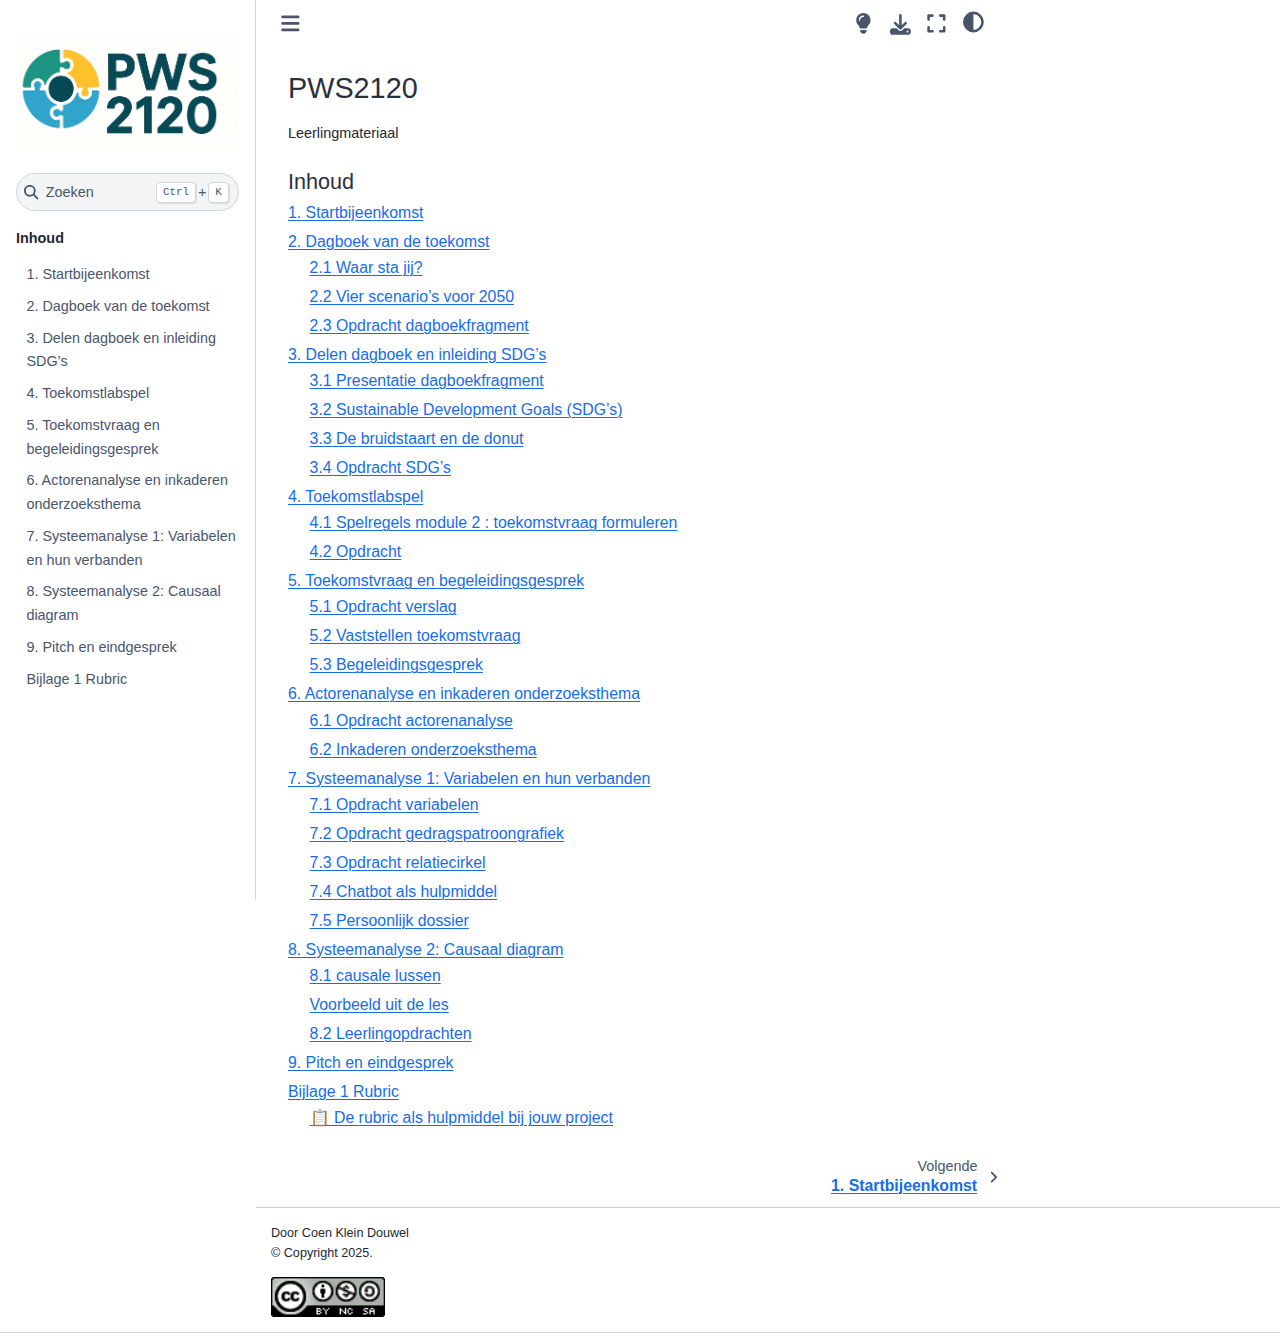
<file: docs/index.html>
<!DOCTYPE html>


<html lang="nl" data-content_root="./" >

  <head>
    <meta charset="utf-8" />
    <meta name="viewport" content="width=device-width, initial-scale=1.0" /><meta name="viewport" content="width=device-width, initial-scale=1" />

    <title>PWS2120 &#8212; PWS2120 leerlingmateriaal</title>
  
  
  
  <script data-cfasync="false">
    document.documentElement.dataset.mode = localStorage.getItem("mode") || "";
    document.documentElement.dataset.theme = localStorage.getItem("theme") || "";
  </script>
  
  <!-- Loaded before other Sphinx assets -->
  <link href="_static/styles/theme.css?digest=dfe6caa3a7d634c4db9b" rel="stylesheet" />
<link href="_static/styles/bootstrap.css?digest=dfe6caa3a7d634c4db9b" rel="stylesheet" />
<link href="_static/styles/pydata-sphinx-theme.css?digest=dfe6caa3a7d634c4db9b" rel="stylesheet" />

  
  <link href="_static/vendor/fontawesome/6.5.2/css/all.min.css?digest=dfe6caa3a7d634c4db9b" rel="stylesheet" />
  <link rel="preload" as="font" type="font/woff2" crossorigin href="_static/vendor/fontawesome/6.5.2/webfonts/fa-solid-900.woff2" />
<link rel="preload" as="font" type="font/woff2" crossorigin href="_static/vendor/fontawesome/6.5.2/webfonts/fa-brands-400.woff2" />
<link rel="preload" as="font" type="font/woff2" crossorigin href="_static/vendor/fontawesome/6.5.2/webfonts/fa-regular-400.woff2" />

    <link rel="stylesheet" type="text/css" href="_static/pygments.css?v=8f2a1f02" />
    <link rel="stylesheet" type="text/css" href="_static/styles/sphinx-book-theme.css?v=eba8b062" />
    <link rel="stylesheet" type="text/css" href="_static/custom.css?v=1ba0b2db" />
  
  <!-- Pre-loaded scripts that we'll load fully later -->
  <link rel="preload" as="script" href="_static/scripts/bootstrap.js?digest=dfe6caa3a7d634c4db9b" />
<link rel="preload" as="script" href="_static/scripts/pydata-sphinx-theme.js?digest=dfe6caa3a7d634c4db9b" />
  <script src="_static/vendor/fontawesome/6.5.2/js/all.min.js?digest=dfe6caa3a7d634c4db9b"></script>

    <script src="_static/documentation_options.js?v=fbc27867"></script>
    <script src="_static/doctools.js?v=9bcbadda"></script>
    <script src="_static/sphinx_highlight.js?v=dc90522c"></script>
    <script src="_static/scripts/sphinx-book-theme.js?v=887ef09a"></script>
    <script src="_static/translations.js?v=e4d38c6a"></script>
    <script>DOCUMENTATION_OPTIONS.pagename = 'index';</script>
    <link rel="index" title="Index" href="genindex.html" />
    <link rel="search" title="Zoeken" href="search.html" />
    <link rel="next" title="1. Startbijeenkomst" href="1.%20Startbijeenkomst.html" />
  <meta name="viewport" content="width=device-width, initial-scale=1"/>
  <meta name="docsearch:language" content="nl"/>
  </head>
  
  
  <body data-bs-spy="scroll" data-bs-target=".bd-toc-nav" data-offset="180" data-bs-root-margin="0px 0px -60%" data-default-mode="">

  
  
  <div id="pst-skip-link" class="skip-link d-print-none"><a href="#main-content">Skip to main content</a></div>
  
  <div id="pst-scroll-pixel-helper"></div>
  
  <button type="button" class="btn rounded-pill" id="pst-back-to-top">
    <i class="fa-solid fa-arrow-up"></i>Back to top</button>

  
  <input type="checkbox"
          class="sidebar-toggle"
          id="pst-primary-sidebar-checkbox"/>
  <label class="overlay overlay-primary" for="pst-primary-sidebar-checkbox"></label>
  
  <input type="checkbox"
          class="sidebar-toggle"
          id="pst-secondary-sidebar-checkbox"/>
  <label class="overlay overlay-secondary" for="pst-secondary-sidebar-checkbox"></label>
  
  <div class="search-button__wrapper">
    <div class="search-button__overlay"></div>
    <div class="search-button__search-container">
<form class="bd-search d-flex align-items-center"
      action="search.html"
      method="get">
  <i class="fa-solid fa-magnifying-glass"></i>
  <input type="search"
         class="form-control"
         name="q"
         id="search-input"
         placeholder="Search..."
         aria-label="Search..."
         autocomplete="off"
         autocorrect="off"
         autocapitalize="off"
         spellcheck="false"/>
  <span class="search-button__kbd-shortcut"><kbd class="kbd-shortcut__modifier">Ctrl</kbd>+<kbd>K</kbd></span>
</form></div>
  </div>

  <div class="pst-async-banner-revealer d-none">
  <aside id="bd-header-version-warning" class="d-none d-print-none" aria-label="Version warning"></aside>
</div>

  
    <header class="bd-header navbar navbar-expand-lg bd-navbar d-print-none">
    </header>
  

  <div class="bd-container">
    <div class="bd-container__inner bd-page-width">
      
      
      
        
      
      <div class="bd-sidebar-primary bd-sidebar">
        

  
  <div class="sidebar-header-items sidebar-primary__section">
    
    
    
    
  </div>
  
    <div class="sidebar-primary-items__start sidebar-primary__section">
        <div class="sidebar-primary-item">

  
    
  

<a class="navbar-brand logo" href="#">
  
  
  
  
  
    
    
      
    
    
    <img src="_static/logo.png" class="logo__image only-light" alt="PWS2120 leerlingmateriaal - Home"/>
    <script>document.write(`<img src="_static/logo.png" class="logo__image only-dark" alt="PWS2120 leerlingmateriaal - Home"/>`);</script>
  
  
</a></div>
        <div class="sidebar-primary-item">

 <script>
 document.write(`
   <button class="btn search-button-field search-button__button" title="Zoeken" aria-label="Zoeken" data-bs-placement="bottom" data-bs-toggle="tooltip">
    <i class="fa-solid fa-magnifying-glass"></i>
    <span class="search-button__default-text">Zoeken</span>
    <span class="search-button__kbd-shortcut"><kbd class="kbd-shortcut__modifier">Ctrl</kbd>+<kbd class="kbd-shortcut__modifier">K</kbd></span>
   </button>
 `);
 </script></div>
        <div class="sidebar-primary-item"><nav class="bd-links bd-docs-nav" aria-label="Main">
    <div class="bd-toc-item navbar-nav active">
        <p aria-level="2" class="caption" role="heading"><span class="caption-text">Inhoud</span></p>
<ul class="nav bd-sidenav">
<li class="toctree-l1"><a class="reference internal" href="1.%20Startbijeenkomst.html">1. Startbijeenkomst</a></li>
<li class="toctree-l1"><a class="reference internal" href="2.%20Dagboek%20van%20de%20toekomst.html">2. Dagboek van de toekomst</a></li>
<li class="toctree-l1"><a class="reference internal" href="3.%20Delen%20dagboek%20en%20inleiding%20SDG%27s.html">3. Delen dagboek en inleiding SDG’s</a></li>
<li class="toctree-l1"><a class="reference internal" href="4.%20Toekomstlabspel.html">4. Toekomstlabspel</a></li>
<li class="toctree-l1"><a class="reference internal" href="5.%20Toekomstvraag%20en%20begeleidingsgesprek.html">5. Toekomstvraag en begeleidingsgesprek</a></li>
<li class="toctree-l1"><a class="reference internal" href="6.%20Actorenanalyse%20en%20inkaderen%20onderzoeksthema%20%28CURIOUS%29.html">6. Actorenanalyse en inkaderen onderzoeksthema</a></li>
<li class="toctree-l1"><a class="reference internal" href="7.%20Systeemanalyse%201.html">7. Systeemanalyse 1: Variabelen en hun verbanden</a></li>
<li class="toctree-l1"><a class="reference internal" href="8.%20Systeemanalyse%202.html">8. Systeemanalyse 2: Causaal diagram</a></li>
<li class="toctree-l1"><a class="reference internal" href="9.%20Pitch%20en%20eindgesprek.html">9. Pitch en eindgesprek</a></li>
<li class="toctree-l1"><a class="reference internal" href="Bijlage%201%20Rubric.html">Bijlage 1 Rubric</a></li>
</ul>

    </div>
</nav></div>
    </div>
  
  
  <div class="sidebar-primary-items__end sidebar-primary__section">
  </div>
  
  <div id="rtd-footer-container"></div>


      </div>
      
      <main id="main-content" class="bd-main" role="main">
        
        

<div class="sbt-scroll-pixel-helper"></div>

          <div class="bd-content">
            <div class="bd-article-container">
              
              <div class="bd-header-article d-print-none">
<div class="header-article-items header-article__inner">
  
    <div class="header-article-items__start">
      
        <div class="header-article-item"><button class="sidebar-toggle primary-toggle btn btn-sm" title="Toggle primary sidebar" data-bs-placement="bottom" data-bs-toggle="tooltip">
  <span class="fa-solid fa-bars"></span>
</button></div>
      
    </div>
  
  
    <div class="header-article-items__end">
      
        <div class="header-article-item">

<div class="article-header-buttons">


<a href="https://github.com/coenkd/Astro-online/issues/new?title=Issue%20on%20page%20%2Findex.html&body=Your%20issue%20content%20here." target="_blank"
   class="btn btn-sm btn-source-issues-button"
   title="Open een probleem"
   data-bs-placement="bottom" data-bs-toggle="tooltip"
>
  

<span class="btn__icon-container">
  <i class="fas fa-lightbulb"></i>
  </span>

</a>






<div class="dropdown dropdown-download-buttons">
  <button class="btn dropdown-toggle" type="button" data-bs-toggle="dropdown" aria-expanded="false" aria-label="Download deze pagina">
    <i class="fas fa-download"></i>
  </button>
  <ul class="dropdown-menu">
      
      
      
      <li><a href="_sources/index.md" target="_blank"
   class="btn btn-sm btn-download-source-button dropdown-item"
   title="Download het bronbestand"
   data-bs-placement="left" data-bs-toggle="tooltip"
>
  

<span class="btn__icon-container">
  <i class="fas fa-file"></i>
  </span>
<span class="btn__text-container">.md</span>
</a>
</li>
      
      
      
      
      <li>
<button onclick="window.print()"
  class="btn btn-sm btn-download-pdf-button dropdown-item"
  title="Afdrukken naar pdf"
  data-bs-placement="left" data-bs-toggle="tooltip"
>
  

<span class="btn__icon-container">
  <i class="fas fa-file-pdf"></i>
  </span>
<span class="btn__text-container">.pdf</span>
</button>
</li>
      
  </ul>
</div>




<button onclick="toggleFullScreen()"
  class="btn btn-sm btn-fullscreen-button"
  title="Volledig scherm"
  data-bs-placement="bottom" data-bs-toggle="tooltip"
>
  

<span class="btn__icon-container">
  <i class="fas fa-expand"></i>
  </span>

</button>



<script>
document.write(`
  <button class="btn btn-sm nav-link pst-navbar-icon theme-switch-button" title="light/dark" aria-label="light/dark" data-bs-placement="bottom" data-bs-toggle="tooltip">
    <i class="theme-switch fa-solid fa-sun fa-lg" data-mode="light"></i>
    <i class="theme-switch fa-solid fa-moon fa-lg" data-mode="dark"></i>
    <i class="theme-switch fa-solid fa-circle-half-stroke fa-lg" data-mode="auto"></i>
  </button>
`);
</script>


<script>
document.write(`
  <button class="btn btn-sm pst-navbar-icon search-button search-button__button" title="Zoeken" aria-label="Zoeken" data-bs-placement="bottom" data-bs-toggle="tooltip">
    <i class="fa-solid fa-magnifying-glass fa-lg"></i>
  </button>
`);
</script>

</div></div>
      
    </div>
  
</div>
</div>
              
              

<div id="jb-print-docs-body" class="onlyprint">
    <h1>PWS2120</h1>
    <!-- Table of contents -->
    <div id="print-main-content">
        <div id="jb-print-toc">
            
        </div>
    </div>
</div>

              
                
<div id="searchbox"></div>
                <article class="bd-article">
                  
  <section class="tex2jax_ignore mathjax_ignore" id="pws2120">
<h1>PWS2120<a class="headerlink" href="#pws2120" title="Link to this heading">#</a></h1>
<p>Leerlingmateriaal</p>
<div class="toctree-wrapper compound">
<p aria-level="2" class="caption" role="heading"><span class="caption-text">Inhoud</span></p>
<ul>
<li class="toctree-l1"><a class="reference internal" href="1.%20Startbijeenkomst.html">1. Startbijeenkomst</a></li>
<li class="toctree-l1"><a class="reference internal" href="2.%20Dagboek%20van%20de%20toekomst.html">2. Dagboek van de toekomst</a><ul>
<li class="toctree-l2"><a class="reference internal" href="2.%20Dagboek%20van%20de%20toekomst.html#waar-sta-jij">2.1 Waar sta jij?</a></li>
<li class="toctree-l2"><a class="reference internal" href="2.%20Dagboek%20van%20de%20toekomst.html#vier-scenario-s-voor-2050">2.2 Vier scenario’s voor 2050</a></li>
<li class="toctree-l2"><a class="reference internal" href="2.%20Dagboek%20van%20de%20toekomst.html#opdracht-dagboekfragment">2.3 Opdracht dagboekfragment</a></li>
</ul>
</li>
<li class="toctree-l1"><a class="reference internal" href="3.%20Delen%20dagboek%20en%20inleiding%20SDG%27s.html">3. Delen dagboek en inleiding SDG’s</a><ul>
<li class="toctree-l2"><a class="reference internal" href="3.%20Delen%20dagboek%20en%20inleiding%20SDG%27s.html#presentatie-dagboekfragment">3.1 Presentatie dagboekfragment</a></li>
<li class="toctree-l2"><a class="reference internal" href="3.%20Delen%20dagboek%20en%20inleiding%20SDG%27s.html#sustainable-development-goals-sdg-s">3.2 Sustainable Development Goals (SDG’s)</a></li>
<li class="toctree-l2"><a class="reference internal" href="3.%20Delen%20dagboek%20en%20inleiding%20SDG%27s.html#de-bruidstaart-en-de-donut">3.3 De bruidstaart en de donut</a></li>
<li class="toctree-l2"><a class="reference internal" href="3.%20Delen%20dagboek%20en%20inleiding%20SDG%27s.html#opdracht-sdg-s">3.4 Opdracht SDG’s</a></li>
</ul>
</li>
<li class="toctree-l1"><a class="reference internal" href="4.%20Toekomstlabspel.html">4. Toekomstlabspel</a><ul>
<li class="toctree-l2"><a class="reference internal" href="4.%20Toekomstlabspel.html#spelregels-module-2-toekomstvraag-formuleren">4.1 Spelregels module 2 : toekomstvraag formuleren</a></li>
<li class="toctree-l2"><a class="reference internal" href="4.%20Toekomstlabspel.html#opdracht">4.2 Opdracht</a></li>
</ul>
</li>
<li class="toctree-l1"><a class="reference internal" href="5.%20Toekomstvraag%20en%20begeleidingsgesprek.html">5. Toekomstvraag en begeleidingsgesprek</a><ul>
<li class="toctree-l2"><a class="reference internal" href="5.%20Toekomstvraag%20en%20begeleidingsgesprek.html#opdracht-verslag">5.1 Opdracht verslag</a></li>
<li class="toctree-l2"><a class="reference internal" href="5.%20Toekomstvraag%20en%20begeleidingsgesprek.html#vaststellen-toekomstvraag">5.2 Vaststellen toekomstvraag</a></li>
<li class="toctree-l2"><a class="reference internal" href="5.%20Toekomstvraag%20en%20begeleidingsgesprek.html#begeleidingsgesprek">5.3 Begeleidingsgesprek</a></li>
</ul>
</li>
<li class="toctree-l1"><a class="reference internal" href="6.%20Actorenanalyse%20en%20inkaderen%20onderzoeksthema%20%28CURIOUS%29.html">6. Actorenanalyse en inkaderen onderzoeksthema</a><ul>
<li class="toctree-l2"><a class="reference internal" href="6.%20Actorenanalyse%20en%20inkaderen%20onderzoeksthema%20%28CURIOUS%29.html#opdracht-actorenanalyse">6.1 Opdracht actorenanalyse</a></li>
<li class="toctree-l2"><a class="reference internal" href="6.%20Actorenanalyse%20en%20inkaderen%20onderzoeksthema%20%28CURIOUS%29.html#inkaderen-onderzoeksthema">6.2 Inkaderen onderzoeksthema</a></li>
</ul>
</li>
<li class="toctree-l1"><a class="reference internal" href="7.%20Systeemanalyse%201.html">7. Systeemanalyse 1: Variabelen en hun verbanden</a><ul>
<li class="toctree-l2"><a class="reference internal" href="7.%20Systeemanalyse%201.html#opdracht-variabelen">7.1 Opdracht variabelen</a></li>
<li class="toctree-l2"><a class="reference internal" href="7.%20Systeemanalyse%201.html#opdracht-gedragspatroongrafiek">7.2 Opdracht gedragspatroongrafiek</a></li>
<li class="toctree-l2"><a class="reference internal" href="7.%20Systeemanalyse%201.html#opdracht-relatiecirkel">7.3 Opdracht relatiecirkel</a></li>
<li class="toctree-l2"><a class="reference internal" href="7.%20Systeemanalyse%201.html#chatbot-als-hulpmiddel">7.4 Chatbot als hulpmiddel</a></li>
<li class="toctree-l2"><a class="reference internal" href="7.%20Systeemanalyse%201.html#persoonlijk-dossier">7.5 Persoonlijk dossier</a></li>
</ul>
</li>
<li class="toctree-l1"><a class="reference internal" href="8.%20Systeemanalyse%202.html">8. Systeemanalyse 2: Causaal diagram</a><ul>
<li class="toctree-l2"><a class="reference internal" href="8.%20Systeemanalyse%202.html#causale-lussen">8.1 causale lussen</a></li>
<li class="toctree-l2"><a class="reference internal" href="8.%20Systeemanalyse%202.html#voorbeeld-uit-de-les">Voorbeeld uit de les</a></li>
<li class="toctree-l2"><a class="reference internal" href="8.%20Systeemanalyse%202.html#leerlingopdrachten">8.2 Leerlingopdrachten</a></li>
</ul>
</li>
<li class="toctree-l1"><a class="reference internal" href="9.%20Pitch%20en%20eindgesprek.html">9. Pitch en eindgesprek</a></li>
<li class="toctree-l1"><a class="reference internal" href="Bijlage%201%20Rubric.html">Bijlage 1 Rubric</a><ul>
<li class="toctree-l2"><a class="reference internal" href="Bijlage%201%20Rubric.html#de-rubric-als-hulpmiddel-bij-jouw-project">📋 De rubric als hulpmiddel bij jouw project</a></li>
</ul>
</li>
</ul>
</div>
</section>


                </article>
              

              
              
              
              
                <footer class="prev-next-footer d-print-none">
                  
<div class="prev-next-area">
    <a class="right-next"
       href="1.%20Startbijeenkomst.html"
       title="next page">
      <div class="prev-next-info">
        <p class="prev-next-subtitle">volgende</p>
        <p class="prev-next-title">1. Startbijeenkomst</p>
      </div>
      <i class="fa-solid fa-angle-right"></i>
    </a>
</div>
                </footer>
              
            </div>
            
            
              
            
          </div>
          <footer class="bd-footer-content">
            
<div class="bd-footer-content__inner container">
  
  <div class="footer-item">
    
<p class="component-author">
Door Coen Klein Douwel
</p>

  </div>
  
  <div class="footer-item">
    

  <p class="copyright">
    
      © Copyright 2025.
      <br/>
    
  </p>

  </div>
  
  <div class="footer-item">
    
  </div>
  
  <div class="footer-item">
    
<div class="extra_footer">
  
        <div style="text-align: left; margin-top: 1em;">
            <a href="https://creativecommons.org/licenses/by-nc-sa/4.0/" target="_blank" rel="noopener noreferrer">
                <img alt="Creative Commons Licentie" src="_static/cc.png" style="height: 40px;" />
            </a>
           
        </div>
    
</div>
  </div>
  
</div>
          </footer>
        

      </main>
    </div>
  </div>
  
  <!-- Scripts loaded after <body> so the DOM is not blocked -->
  <script src="_static/scripts/bootstrap.js?digest=dfe6caa3a7d634c4db9b"></script>
<script src="_static/scripts/pydata-sphinx-theme.js?digest=dfe6caa3a7d634c4db9b"></script>

  <footer class="bd-footer">
  </footer>
  </body>
</html>
</file>
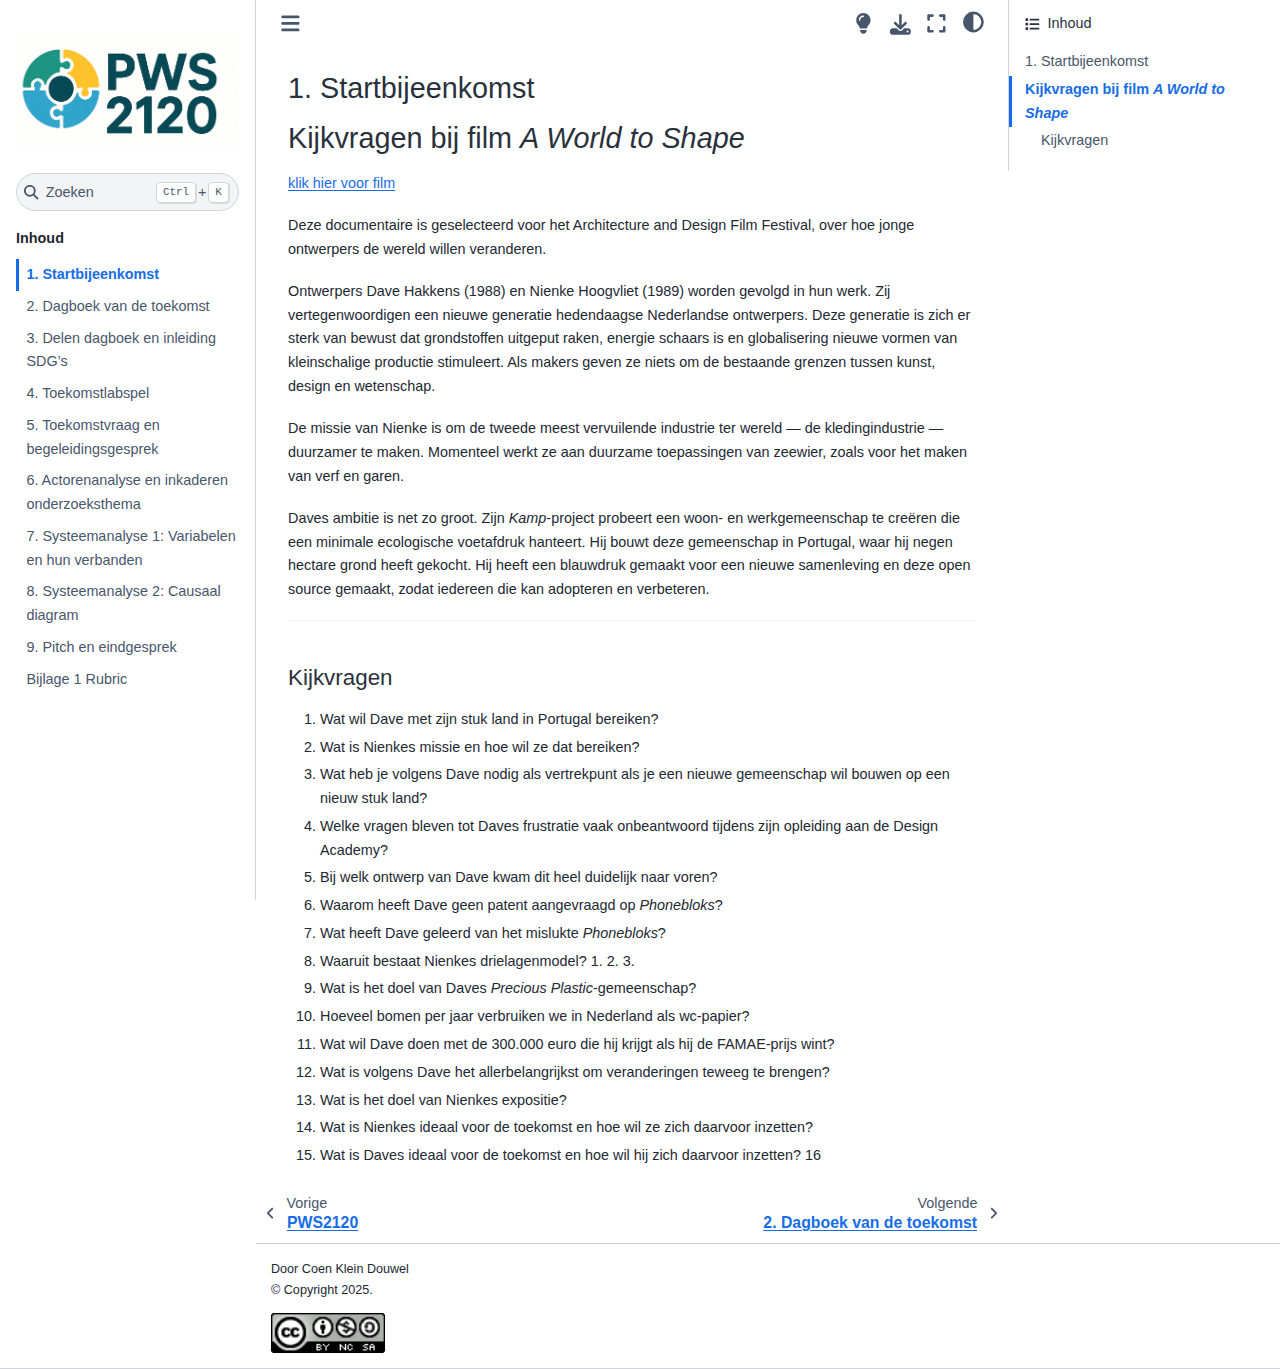
<file: docs/1. Startbijeenkomst.html>
<!DOCTYPE html>


<html lang="nl" data-content_root="./" >

  <head>
    <meta charset="utf-8" />
    <meta name="viewport" content="width=device-width, initial-scale=1.0" /><meta name="viewport" content="width=device-width, initial-scale=1" />

    <title>1. Startbijeenkomst &#8212; PWS2120 leerlingmateriaal</title>
  
  
  
  <script data-cfasync="false">
    document.documentElement.dataset.mode = localStorage.getItem("mode") || "";
    document.documentElement.dataset.theme = localStorage.getItem("theme") || "";
  </script>
  
  <!-- Loaded before other Sphinx assets -->
  <link href="_static/styles/theme.css?digest=dfe6caa3a7d634c4db9b" rel="stylesheet" />
<link href="_static/styles/bootstrap.css?digest=dfe6caa3a7d634c4db9b" rel="stylesheet" />
<link href="_static/styles/pydata-sphinx-theme.css?digest=dfe6caa3a7d634c4db9b" rel="stylesheet" />

  
  <link href="_static/vendor/fontawesome/6.5.2/css/all.min.css?digest=dfe6caa3a7d634c4db9b" rel="stylesheet" />
  <link rel="preload" as="font" type="font/woff2" crossorigin href="_static/vendor/fontawesome/6.5.2/webfonts/fa-solid-900.woff2" />
<link rel="preload" as="font" type="font/woff2" crossorigin href="_static/vendor/fontawesome/6.5.2/webfonts/fa-brands-400.woff2" />
<link rel="preload" as="font" type="font/woff2" crossorigin href="_static/vendor/fontawesome/6.5.2/webfonts/fa-regular-400.woff2" />

    <link rel="stylesheet" type="text/css" href="_static/pygments.css?v=8f2a1f02" />
    <link rel="stylesheet" type="text/css" href="_static/styles/sphinx-book-theme.css?v=eba8b062" />
    <link rel="stylesheet" type="text/css" href="_static/custom.css?v=1ba0b2db" />
  
  <!-- Pre-loaded scripts that we'll load fully later -->
  <link rel="preload" as="script" href="_static/scripts/bootstrap.js?digest=dfe6caa3a7d634c4db9b" />
<link rel="preload" as="script" href="_static/scripts/pydata-sphinx-theme.js?digest=dfe6caa3a7d634c4db9b" />
  <script src="_static/vendor/fontawesome/6.5.2/js/all.min.js?digest=dfe6caa3a7d634c4db9b"></script>

    <script src="_static/documentation_options.js?v=fbc27867"></script>
    <script src="_static/doctools.js?v=9bcbadda"></script>
    <script src="_static/sphinx_highlight.js?v=dc90522c"></script>
    <script src="_static/scripts/sphinx-book-theme.js?v=887ef09a"></script>
    <script src="_static/translations.js?v=e4d38c6a"></script>
    <script>DOCUMENTATION_OPTIONS.pagename = '1. Startbijeenkomst';</script>
    <link rel="index" title="Index" href="genindex.html" />
    <link rel="search" title="Zoeken" href="search.html" />
    <link rel="next" title="2. Dagboek van de toekomst" href="2.%20Dagboek%20van%20de%20toekomst.html" />
    <link rel="prev" title="PWS2120" href="index.html" />
  <meta name="viewport" content="width=device-width, initial-scale=1"/>
  <meta name="docsearch:language" content="nl"/>
  </head>
  
  
  <body data-bs-spy="scroll" data-bs-target=".bd-toc-nav" data-offset="180" data-bs-root-margin="0px 0px -60%" data-default-mode="">

  
  
  <div id="pst-skip-link" class="skip-link d-print-none"><a href="#main-content">Skip to main content</a></div>
  
  <div id="pst-scroll-pixel-helper"></div>
  
  <button type="button" class="btn rounded-pill" id="pst-back-to-top">
    <i class="fa-solid fa-arrow-up"></i>Back to top</button>

  
  <input type="checkbox"
          class="sidebar-toggle"
          id="pst-primary-sidebar-checkbox"/>
  <label class="overlay overlay-primary" for="pst-primary-sidebar-checkbox"></label>
  
  <input type="checkbox"
          class="sidebar-toggle"
          id="pst-secondary-sidebar-checkbox"/>
  <label class="overlay overlay-secondary" for="pst-secondary-sidebar-checkbox"></label>
  
  <div class="search-button__wrapper">
    <div class="search-button__overlay"></div>
    <div class="search-button__search-container">
<form class="bd-search d-flex align-items-center"
      action="search.html"
      method="get">
  <i class="fa-solid fa-magnifying-glass"></i>
  <input type="search"
         class="form-control"
         name="q"
         id="search-input"
         placeholder="Search..."
         aria-label="Search..."
         autocomplete="off"
         autocorrect="off"
         autocapitalize="off"
         spellcheck="false"/>
  <span class="search-button__kbd-shortcut"><kbd class="kbd-shortcut__modifier">Ctrl</kbd>+<kbd>K</kbd></span>
</form></div>
  </div>

  <div class="pst-async-banner-revealer d-none">
  <aside id="bd-header-version-warning" class="d-none d-print-none" aria-label="Version warning"></aside>
</div>

  
    <header class="bd-header navbar navbar-expand-lg bd-navbar d-print-none">
    </header>
  

  <div class="bd-container">
    <div class="bd-container__inner bd-page-width">
      
      
      
      <div class="bd-sidebar-primary bd-sidebar">
        

  
  <div class="sidebar-header-items sidebar-primary__section">
    
    
    
    
  </div>
  
    <div class="sidebar-primary-items__start sidebar-primary__section">
        <div class="sidebar-primary-item">

  
    
  

<a class="navbar-brand logo" href="index.html">
  
  
  
  
  
    
    
      
    
    
    <img src="_static/logo.png" class="logo__image only-light" alt="PWS2120 leerlingmateriaal - Home"/>
    <script>document.write(`<img src="_static/logo.png" class="logo__image only-dark" alt="PWS2120 leerlingmateriaal - Home"/>`);</script>
  
  
</a></div>
        <div class="sidebar-primary-item">

 <script>
 document.write(`
   <button class="btn search-button-field search-button__button" title="Zoeken" aria-label="Zoeken" data-bs-placement="bottom" data-bs-toggle="tooltip">
    <i class="fa-solid fa-magnifying-glass"></i>
    <span class="search-button__default-text">Zoeken</span>
    <span class="search-button__kbd-shortcut"><kbd class="kbd-shortcut__modifier">Ctrl</kbd>+<kbd class="kbd-shortcut__modifier">K</kbd></span>
   </button>
 `);
 </script></div>
        <div class="sidebar-primary-item"><nav class="bd-links bd-docs-nav" aria-label="Main">
    <div class="bd-toc-item navbar-nav active">
        <p aria-level="2" class="caption" role="heading"><span class="caption-text">Inhoud</span></p>
<ul class="current nav bd-sidenav">
<li class="toctree-l1 current active"><a class="current reference internal" href="#">1. Startbijeenkomst</a></li>

<li class="toctree-l1"><a class="reference internal" href="2.%20Dagboek%20van%20de%20toekomst.html">2. Dagboek van de toekomst</a></li>
<li class="toctree-l1"><a class="reference internal" href="3.%20Delen%20dagboek%20en%20inleiding%20SDG%27s.html">3. Delen dagboek en inleiding SDG’s</a></li>
<li class="toctree-l1"><a class="reference internal" href="4.%20Toekomstlabspel.html">4. Toekomstlabspel</a></li>
<li class="toctree-l1"><a class="reference internal" href="5.%20Toekomstvraag%20en%20begeleidingsgesprek.html">5. Toekomstvraag en begeleidingsgesprek</a></li>
<li class="toctree-l1"><a class="reference internal" href="6.%20Actorenanalyse%20en%20inkaderen%20onderzoeksthema%20%28CURIOUS%29.html">6. Actorenanalyse en inkaderen onderzoeksthema</a></li>
<li class="toctree-l1"><a class="reference internal" href="7.%20Systeemanalyse%201.html">7. Systeemanalyse 1: Variabelen en hun verbanden</a></li>
<li class="toctree-l1"><a class="reference internal" href="8.%20Systeemanalyse%202.html">8. Systeemanalyse 2: Causaal diagram</a></li>
<li class="toctree-l1"><a class="reference internal" href="9.%20Pitch%20en%20eindgesprek.html">9. Pitch en eindgesprek</a></li>
<li class="toctree-l1"><a class="reference internal" href="Bijlage%201%20Rubric.html">Bijlage 1 Rubric</a></li>
</ul>

    </div>
</nav></div>
    </div>
  
  
  <div class="sidebar-primary-items__end sidebar-primary__section">
  </div>
  
  <div id="rtd-footer-container"></div>


      </div>
      
      <main id="main-content" class="bd-main" role="main">
        
        

<div class="sbt-scroll-pixel-helper"></div>

          <div class="bd-content">
            <div class="bd-article-container">
              
              <div class="bd-header-article d-print-none">
<div class="header-article-items header-article__inner">
  
    <div class="header-article-items__start">
      
        <div class="header-article-item"><button class="sidebar-toggle primary-toggle btn btn-sm" title="Toggle primary sidebar" data-bs-placement="bottom" data-bs-toggle="tooltip">
  <span class="fa-solid fa-bars"></span>
</button></div>
      
    </div>
  
  
    <div class="header-article-items__end">
      
        <div class="header-article-item">

<div class="article-header-buttons">


<a href="https://github.com/coenkd/Astro-online/issues/new?title=Issue%20on%20page%20%2F1. Startbijeenkomst.html&body=Your%20issue%20content%20here." target="_blank"
   class="btn btn-sm btn-source-issues-button"
   title="Open een probleem"
   data-bs-placement="bottom" data-bs-toggle="tooltip"
>
  

<span class="btn__icon-container">
  <i class="fas fa-lightbulb"></i>
  </span>

</a>






<div class="dropdown dropdown-download-buttons">
  <button class="btn dropdown-toggle" type="button" data-bs-toggle="dropdown" aria-expanded="false" aria-label="Download deze pagina">
    <i class="fas fa-download"></i>
  </button>
  <ul class="dropdown-menu">
      
      
      
      <li><a href="_sources/1. Startbijeenkomst.md" target="_blank"
   class="btn btn-sm btn-download-source-button dropdown-item"
   title="Download het bronbestand"
   data-bs-placement="left" data-bs-toggle="tooltip"
>
  

<span class="btn__icon-container">
  <i class="fas fa-file"></i>
  </span>
<span class="btn__text-container">.md</span>
</a>
</li>
      
      
      
      
      <li>
<button onclick="window.print()"
  class="btn btn-sm btn-download-pdf-button dropdown-item"
  title="Afdrukken naar pdf"
  data-bs-placement="left" data-bs-toggle="tooltip"
>
  

<span class="btn__icon-container">
  <i class="fas fa-file-pdf"></i>
  </span>
<span class="btn__text-container">.pdf</span>
</button>
</li>
      
  </ul>
</div>




<button onclick="toggleFullScreen()"
  class="btn btn-sm btn-fullscreen-button"
  title="Volledig scherm"
  data-bs-placement="bottom" data-bs-toggle="tooltip"
>
  

<span class="btn__icon-container">
  <i class="fas fa-expand"></i>
  </span>

</button>



<script>
document.write(`
  <button class="btn btn-sm nav-link pst-navbar-icon theme-switch-button" title="light/dark" aria-label="light/dark" data-bs-placement="bottom" data-bs-toggle="tooltip">
    <i class="theme-switch fa-solid fa-sun fa-lg" data-mode="light"></i>
    <i class="theme-switch fa-solid fa-moon fa-lg" data-mode="dark"></i>
    <i class="theme-switch fa-solid fa-circle-half-stroke fa-lg" data-mode="auto"></i>
  </button>
`);
</script>


<script>
document.write(`
  <button class="btn btn-sm pst-navbar-icon search-button search-button__button" title="Zoeken" aria-label="Zoeken" data-bs-placement="bottom" data-bs-toggle="tooltip">
    <i class="fa-solid fa-magnifying-glass fa-lg"></i>
  </button>
`);
</script>
<button class="sidebar-toggle secondary-toggle btn btn-sm" title="Toggle secondary sidebar" data-bs-placement="bottom" data-bs-toggle="tooltip">
    <span class="fa-solid fa-list"></span>
</button>
</div></div>
      
    </div>
  
</div>
</div>
              
              

<div id="jb-print-docs-body" class="onlyprint">
    <h1>1. Startbijeenkomst</h1>
    <!-- Table of contents -->
    <div id="print-main-content">
        <div id="jb-print-toc">
            
            <div>
                <h2> Inhoud </h2>
            </div>
            <nav aria-label="Page">
                <ul class="visible nav section-nav flex-column">
<li class="toc-h1 nav-item toc-entry"><a class="reference internal nav-link" href="#">1. Startbijeenkomst</a></li>
<li class="toc-h1 nav-item toc-entry"><a class="reference internal nav-link" href="#kijkvragen-bij-film-a-world-to-shape">Kijkvragen bij film <em>A World to Shape</em></a><ul class="visible nav section-nav flex-column">
<li class="toc-h2 nav-item toc-entry"><a class="reference internal nav-link" href="#kijkvragen">Kijkvragen</a></li>
</ul>
</li>
</ul>

            </nav>
        </div>
    </div>
</div>

              
                
<div id="searchbox"></div>
                <article class="bd-article">
                  
  <section class="tex2jax_ignore mathjax_ignore" id="startbijeenkomst">
<h1>1. Startbijeenkomst<a class="headerlink" href="#startbijeenkomst" title="Link to this heading">#</a></h1>
</section>
<section class="tex2jax_ignore mathjax_ignore" id="kijkvragen-bij-film-a-world-to-shape">
<h1>Kijkvragen bij film <em>A World to Shape</em><a class="headerlink" href="#kijkvragen-bij-film-a-world-to-shape" title="Link to this heading">#</a></h1>
<p><a class="reference external" href="https://npo.nl/start/serie/close-up/afleveringen/seizoen-15/a-world-to-shape/">klik hier voor film</a></p>
<p>Deze documentaire is geselecteerd voor het Architecture and Design Film Festival, over hoe jonge ontwerpers de wereld willen veranderen.</p>
<p>Ontwerpers Dave Hakkens (1988) en Nienke Hoogvliet (1989) worden gevolgd in hun werk. Zij vertegenwoordigen een nieuwe generatie hedendaagse Nederlandse ontwerpers. Deze generatie is zich er sterk van bewust dat grondstoffen uitgeput raken, energie schaars is en globalisering nieuwe vormen van kleinschalige productie stimuleert. Als makers geven ze niets om de bestaande grenzen tussen kunst, design en wetenschap.</p>
<p>De missie van Nienke is om de tweede meest vervuilende industrie ter wereld — de kledingindustrie — duurzamer te maken. Momenteel werkt ze aan duurzame toepassingen van zeewier, zoals voor het maken van verf en garen.</p>
<p>Daves ambitie is net zo groot. Zijn <em>Kamp</em>-project probeert een woon- en werkgemeenschap te creëren die een minimale ecologische voetafdruk hanteert. Hij bouwt deze gemeenschap in Portugal, waar hij negen hectare grond heeft gekocht. Hij heeft een blauwdruk gemaakt voor een nieuwe samenleving en deze open source gemaakt, zodat iedereen die kan adopteren en verbeteren.</p>
<hr class="docutils" />
<section id="kijkvragen">
<h2>Kijkvragen<a class="headerlink" href="#kijkvragen" title="Link to this heading">#</a></h2>
<ol class="arabic simple">
<li><p>Wat wil Dave met zijn stuk land in Portugal bereiken?</p></li>
<li><p>Wat is Nienkes missie en hoe wil ze dat bereiken?</p></li>
<li><p>Wat heb je volgens Dave nodig als vertrekpunt als je een nieuwe gemeenschap wil bouwen op een nieuw stuk land?</p></li>
<li><p>Welke vragen bleven tot Daves frustratie vaak onbeantwoord tijdens zijn opleiding aan de Design Academy?</p></li>
<li><p>Bij welk ontwerp van Dave kwam dit heel duidelijk naar voren?</p></li>
<li><p>Waarom heeft Dave geen patent aangevraagd op <em>Phonebloks</em>?</p></li>
<li><p>Wat heeft Dave geleerd van het mislukte <em>Phonebloks</em>?</p></li>
<li><p>Waaruit bestaat Nienkes drielagenmodel?
1.
2.
3.</p></li>
<li><p>Wat is het doel van Daves <em>Precious Plastic</em>-gemeenschap?</p></li>
<li><p>Hoeveel bomen per jaar verbruiken we in Nederland als wc-papier?</p></li>
<li><p>Wat wil Dave doen met de 300.000 euro die hij krijgt als hij de FAMAE-prijs wint?</p></li>
<li><p>Wat is volgens Dave het allerbelangrijkst om veranderingen teweeg te brengen?</p></li>
<li><p>Wat is het doel van Nienkes expositie?</p></li>
<li><p>Wat is Nienkes ideaal voor de toekomst en hoe wil ze zich daarvoor inzetten?</p></li>
<li><p>Wat is Daves ideaal voor de toekomst en hoe wil hij zich daarvoor inzetten?
16</p></li>
</ol>
</section>
</section>


                </article>
              

              
              
              
              
                <footer class="prev-next-footer d-print-none">
                  
<div class="prev-next-area">
    <a class="left-prev"
       href="index.html"
       title="previous page">
      <i class="fa-solid fa-angle-left"></i>
      <div class="prev-next-info">
        <p class="prev-next-subtitle">vorige</p>
        <p class="prev-next-title">PWS2120</p>
      </div>
    </a>
    <a class="right-next"
       href="2.%20Dagboek%20van%20de%20toekomst.html"
       title="next page">
      <div class="prev-next-info">
        <p class="prev-next-subtitle">volgende</p>
        <p class="prev-next-title">2. Dagboek van de toekomst</p>
      </div>
      <i class="fa-solid fa-angle-right"></i>
    </a>
</div>
                </footer>
              
            </div>
            
            
              
                <div class="bd-sidebar-secondary bd-toc"><div class="sidebar-secondary-items sidebar-secondary__inner">


  <div class="sidebar-secondary-item">
  <div class="page-toc tocsection onthispage">
    <i class="fa-solid fa-list"></i> Inhoud
  </div>
  <nav class="bd-toc-nav page-toc">
    <ul class="visible nav section-nav flex-column">
<li class="toc-h1 nav-item toc-entry"><a class="reference internal nav-link" href="#">1. Startbijeenkomst</a></li>
<li class="toc-h1 nav-item toc-entry"><a class="reference internal nav-link" href="#kijkvragen-bij-film-a-world-to-shape">Kijkvragen bij film <em>A World to Shape</em></a><ul class="visible nav section-nav flex-column">
<li class="toc-h2 nav-item toc-entry"><a class="reference internal nav-link" href="#kijkvragen">Kijkvragen</a></li>
</ul>
</li>
</ul>

  </nav></div>

</div></div>
              
            
          </div>
          <footer class="bd-footer-content">
            
<div class="bd-footer-content__inner container">
  
  <div class="footer-item">
    
<p class="component-author">
Door Coen Klein Douwel
</p>

  </div>
  
  <div class="footer-item">
    

  <p class="copyright">
    
      © Copyright 2025.
      <br/>
    
  </p>

  </div>
  
  <div class="footer-item">
    
  </div>
  
  <div class="footer-item">
    
<div class="extra_footer">
  
        <div style="text-align: left; margin-top: 1em;">
            <a href="https://creativecommons.org/licenses/by-nc-sa/4.0/" target="_blank" rel="noopener noreferrer">
                <img alt="Creative Commons Licentie" src="_static/cc.png" style="height: 40px;" />
            </a>
           
        </div>
    
</div>
  </div>
  
</div>
          </footer>
        

      </main>
    </div>
  </div>
  
  <!-- Scripts loaded after <body> so the DOM is not blocked -->
  <script src="_static/scripts/bootstrap.js?digest=dfe6caa3a7d634c4db9b"></script>
<script src="_static/scripts/pydata-sphinx-theme.js?digest=dfe6caa3a7d634c4db9b"></script>

  <footer class="bd-footer">
  </footer>
  </body>
</html>
</file>
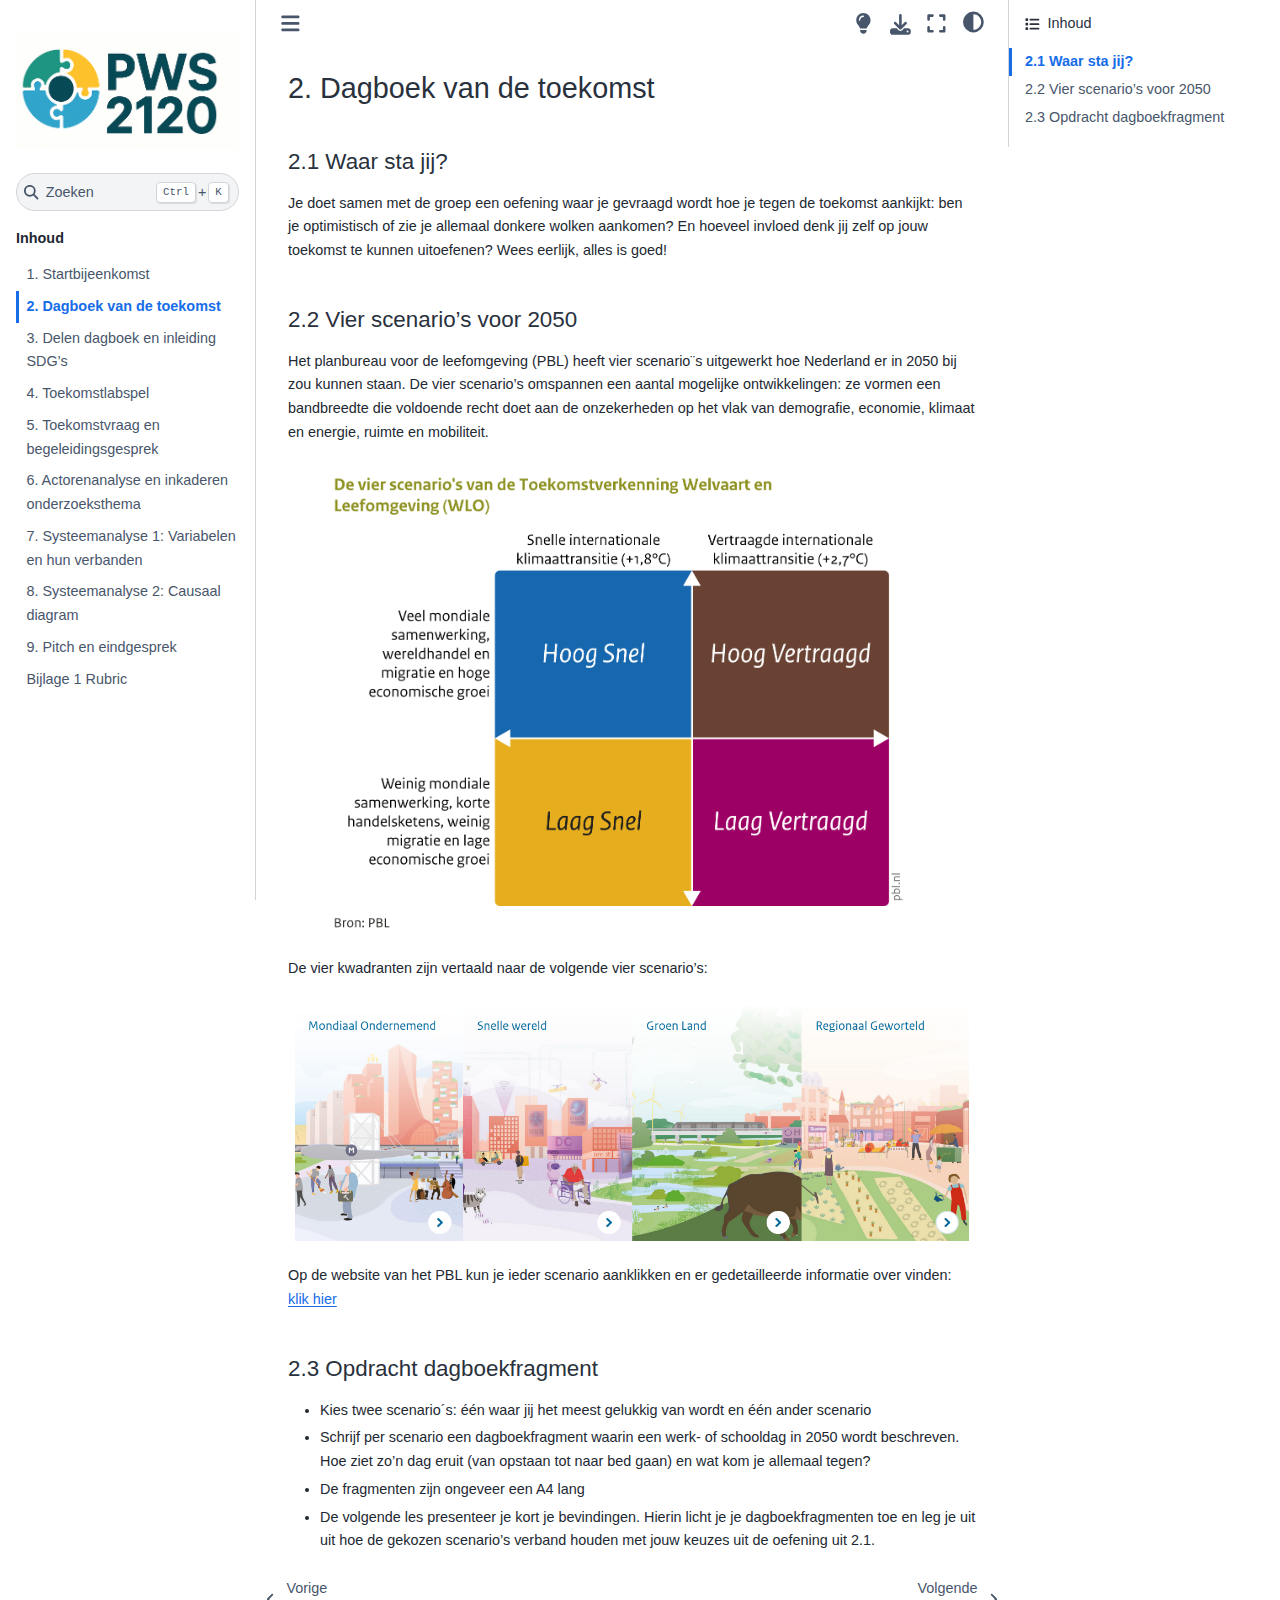
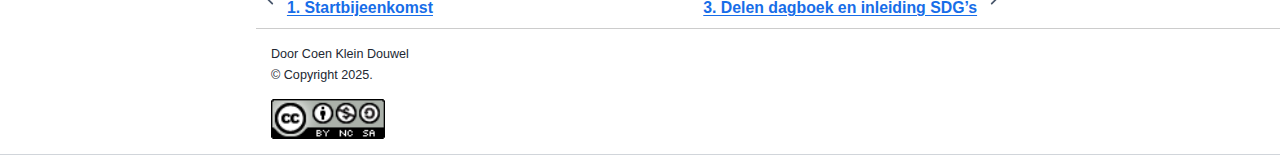
<file: docs/2. Dagboek van de toekomst.html>
<!DOCTYPE html>


<html lang="nl" data-content_root="./" >

  <head>
    <meta charset="utf-8" />
    <meta name="viewport" content="width=device-width, initial-scale=1.0" /><meta name="viewport" content="width=device-width, initial-scale=1" />

    <title>2. Dagboek van de toekomst &#8212; PWS2120 leerlingmateriaal</title>
  
  
  
  <script data-cfasync="false">
    document.documentElement.dataset.mode = localStorage.getItem("mode") || "";
    document.documentElement.dataset.theme = localStorage.getItem("theme") || "";
  </script>
  
  <!-- Loaded before other Sphinx assets -->
  <link href="_static/styles/theme.css?digest=dfe6caa3a7d634c4db9b" rel="stylesheet" />
<link href="_static/styles/bootstrap.css?digest=dfe6caa3a7d634c4db9b" rel="stylesheet" />
<link href="_static/styles/pydata-sphinx-theme.css?digest=dfe6caa3a7d634c4db9b" rel="stylesheet" />

  
  <link href="_static/vendor/fontawesome/6.5.2/css/all.min.css?digest=dfe6caa3a7d634c4db9b" rel="stylesheet" />
  <link rel="preload" as="font" type="font/woff2" crossorigin href="_static/vendor/fontawesome/6.5.2/webfonts/fa-solid-900.woff2" />
<link rel="preload" as="font" type="font/woff2" crossorigin href="_static/vendor/fontawesome/6.5.2/webfonts/fa-brands-400.woff2" />
<link rel="preload" as="font" type="font/woff2" crossorigin href="_static/vendor/fontawesome/6.5.2/webfonts/fa-regular-400.woff2" />

    <link rel="stylesheet" type="text/css" href="_static/pygments.css?v=8f2a1f02" />
    <link rel="stylesheet" type="text/css" href="_static/styles/sphinx-book-theme.css?v=eba8b062" />
    <link rel="stylesheet" type="text/css" href="_static/custom.css?v=1ba0b2db" />
  
  <!-- Pre-loaded scripts that we'll load fully later -->
  <link rel="preload" as="script" href="_static/scripts/bootstrap.js?digest=dfe6caa3a7d634c4db9b" />
<link rel="preload" as="script" href="_static/scripts/pydata-sphinx-theme.js?digest=dfe6caa3a7d634c4db9b" />
  <script src="_static/vendor/fontawesome/6.5.2/js/all.min.js?digest=dfe6caa3a7d634c4db9b"></script>

    <script src="_static/documentation_options.js?v=fbc27867"></script>
    <script src="_static/doctools.js?v=9bcbadda"></script>
    <script src="_static/sphinx_highlight.js?v=dc90522c"></script>
    <script src="_static/scripts/sphinx-book-theme.js?v=887ef09a"></script>
    <script src="_static/translations.js?v=e4d38c6a"></script>
    <script>DOCUMENTATION_OPTIONS.pagename = '2. Dagboek van de toekomst';</script>
    <link rel="index" title="Index" href="genindex.html" />
    <link rel="search" title="Zoeken" href="search.html" />
    <link rel="next" title="3. Delen dagboek en inleiding SDG’s" href="3.%20Delen%20dagboek%20en%20inleiding%20SDG%27s.html" />
    <link rel="prev" title="1. Startbijeenkomst" href="1.%20Startbijeenkomst.html" />
  <meta name="viewport" content="width=device-width, initial-scale=1"/>
  <meta name="docsearch:language" content="nl"/>
  </head>
  
  
  <body data-bs-spy="scroll" data-bs-target=".bd-toc-nav" data-offset="180" data-bs-root-margin="0px 0px -60%" data-default-mode="">

  
  
  <div id="pst-skip-link" class="skip-link d-print-none"><a href="#main-content">Skip to main content</a></div>
  
  <div id="pst-scroll-pixel-helper"></div>
  
  <button type="button" class="btn rounded-pill" id="pst-back-to-top">
    <i class="fa-solid fa-arrow-up"></i>Back to top</button>

  
  <input type="checkbox"
          class="sidebar-toggle"
          id="pst-primary-sidebar-checkbox"/>
  <label class="overlay overlay-primary" for="pst-primary-sidebar-checkbox"></label>
  
  <input type="checkbox"
          class="sidebar-toggle"
          id="pst-secondary-sidebar-checkbox"/>
  <label class="overlay overlay-secondary" for="pst-secondary-sidebar-checkbox"></label>
  
  <div class="search-button__wrapper">
    <div class="search-button__overlay"></div>
    <div class="search-button__search-container">
<form class="bd-search d-flex align-items-center"
      action="search.html"
      method="get">
  <i class="fa-solid fa-magnifying-glass"></i>
  <input type="search"
         class="form-control"
         name="q"
         id="search-input"
         placeholder="Search..."
         aria-label="Search..."
         autocomplete="off"
         autocorrect="off"
         autocapitalize="off"
         spellcheck="false"/>
  <span class="search-button__kbd-shortcut"><kbd class="kbd-shortcut__modifier">Ctrl</kbd>+<kbd>K</kbd></span>
</form></div>
  </div>

  <div class="pst-async-banner-revealer d-none">
  <aside id="bd-header-version-warning" class="d-none d-print-none" aria-label="Version warning"></aside>
</div>

  
    <header class="bd-header navbar navbar-expand-lg bd-navbar d-print-none">
    </header>
  

  <div class="bd-container">
    <div class="bd-container__inner bd-page-width">
      
      
      
      <div class="bd-sidebar-primary bd-sidebar">
        

  
  <div class="sidebar-header-items sidebar-primary__section">
    
    
    
    
  </div>
  
    <div class="sidebar-primary-items__start sidebar-primary__section">
        <div class="sidebar-primary-item">

  
    
  

<a class="navbar-brand logo" href="index.html">
  
  
  
  
  
    
    
      
    
    
    <img src="_static/logo.png" class="logo__image only-light" alt="PWS2120 leerlingmateriaal - Home"/>
    <script>document.write(`<img src="_static/logo.png" class="logo__image only-dark" alt="PWS2120 leerlingmateriaal - Home"/>`);</script>
  
  
</a></div>
        <div class="sidebar-primary-item">

 <script>
 document.write(`
   <button class="btn search-button-field search-button__button" title="Zoeken" aria-label="Zoeken" data-bs-placement="bottom" data-bs-toggle="tooltip">
    <i class="fa-solid fa-magnifying-glass"></i>
    <span class="search-button__default-text">Zoeken</span>
    <span class="search-button__kbd-shortcut"><kbd class="kbd-shortcut__modifier">Ctrl</kbd>+<kbd class="kbd-shortcut__modifier">K</kbd></span>
   </button>
 `);
 </script></div>
        <div class="sidebar-primary-item"><nav class="bd-links bd-docs-nav" aria-label="Main">
    <div class="bd-toc-item navbar-nav active">
        <p aria-level="2" class="caption" role="heading"><span class="caption-text">Inhoud</span></p>
<ul class="current nav bd-sidenav">
<li class="toctree-l1"><a class="reference internal" href="1.%20Startbijeenkomst.html">1. Startbijeenkomst</a></li>
<li class="toctree-l1 current active"><a class="current reference internal" href="#">2. Dagboek van de toekomst</a></li>
<li class="toctree-l1"><a class="reference internal" href="3.%20Delen%20dagboek%20en%20inleiding%20SDG%27s.html">3. Delen dagboek en inleiding SDG’s</a></li>
<li class="toctree-l1"><a class="reference internal" href="4.%20Toekomstlabspel.html">4. Toekomstlabspel</a></li>
<li class="toctree-l1"><a class="reference internal" href="5.%20Toekomstvraag%20en%20begeleidingsgesprek.html">5. Toekomstvraag en begeleidingsgesprek</a></li>
<li class="toctree-l1"><a class="reference internal" href="6.%20Actorenanalyse%20en%20inkaderen%20onderzoeksthema%20%28CURIOUS%29.html">6. Actorenanalyse en inkaderen onderzoeksthema</a></li>
<li class="toctree-l1"><a class="reference internal" href="7.%20Systeemanalyse%201.html">7. Systeemanalyse 1: Variabelen en hun verbanden</a></li>
<li class="toctree-l1"><a class="reference internal" href="8.%20Systeemanalyse%202.html">8. Systeemanalyse 2: Causaal diagram</a></li>
<li class="toctree-l1"><a class="reference internal" href="9.%20Pitch%20en%20eindgesprek.html">9. Pitch en eindgesprek</a></li>
<li class="toctree-l1"><a class="reference internal" href="Bijlage%201%20Rubric.html">Bijlage 1 Rubric</a></li>
</ul>

    </div>
</nav></div>
    </div>
  
  
  <div class="sidebar-primary-items__end sidebar-primary__section">
  </div>
  
  <div id="rtd-footer-container"></div>


      </div>
      
      <main id="main-content" class="bd-main" role="main">
        
        

<div class="sbt-scroll-pixel-helper"></div>

          <div class="bd-content">
            <div class="bd-article-container">
              
              <div class="bd-header-article d-print-none">
<div class="header-article-items header-article__inner">
  
    <div class="header-article-items__start">
      
        <div class="header-article-item"><button class="sidebar-toggle primary-toggle btn btn-sm" title="Toggle primary sidebar" data-bs-placement="bottom" data-bs-toggle="tooltip">
  <span class="fa-solid fa-bars"></span>
</button></div>
      
    </div>
  
  
    <div class="header-article-items__end">
      
        <div class="header-article-item">

<div class="article-header-buttons">


<a href="https://github.com/coenkd/Astro-online/issues/new?title=Issue%20on%20page%20%2F2. Dagboek van de toekomst.html&body=Your%20issue%20content%20here." target="_blank"
   class="btn btn-sm btn-source-issues-button"
   title="Open een probleem"
   data-bs-placement="bottom" data-bs-toggle="tooltip"
>
  

<span class="btn__icon-container">
  <i class="fas fa-lightbulb"></i>
  </span>

</a>






<div class="dropdown dropdown-download-buttons">
  <button class="btn dropdown-toggle" type="button" data-bs-toggle="dropdown" aria-expanded="false" aria-label="Download deze pagina">
    <i class="fas fa-download"></i>
  </button>
  <ul class="dropdown-menu">
      
      
      
      <li><a href="_sources/2. Dagboek van de toekomst.md" target="_blank"
   class="btn btn-sm btn-download-source-button dropdown-item"
   title="Download het bronbestand"
   data-bs-placement="left" data-bs-toggle="tooltip"
>
  

<span class="btn__icon-container">
  <i class="fas fa-file"></i>
  </span>
<span class="btn__text-container">.md</span>
</a>
</li>
      
      
      
      
      <li>
<button onclick="window.print()"
  class="btn btn-sm btn-download-pdf-button dropdown-item"
  title="Afdrukken naar pdf"
  data-bs-placement="left" data-bs-toggle="tooltip"
>
  

<span class="btn__icon-container">
  <i class="fas fa-file-pdf"></i>
  </span>
<span class="btn__text-container">.pdf</span>
</button>
</li>
      
  </ul>
</div>




<button onclick="toggleFullScreen()"
  class="btn btn-sm btn-fullscreen-button"
  title="Volledig scherm"
  data-bs-placement="bottom" data-bs-toggle="tooltip"
>
  

<span class="btn__icon-container">
  <i class="fas fa-expand"></i>
  </span>

</button>



<script>
document.write(`
  <button class="btn btn-sm nav-link pst-navbar-icon theme-switch-button" title="light/dark" aria-label="light/dark" data-bs-placement="bottom" data-bs-toggle="tooltip">
    <i class="theme-switch fa-solid fa-sun fa-lg" data-mode="light"></i>
    <i class="theme-switch fa-solid fa-moon fa-lg" data-mode="dark"></i>
    <i class="theme-switch fa-solid fa-circle-half-stroke fa-lg" data-mode="auto"></i>
  </button>
`);
</script>


<script>
document.write(`
  <button class="btn btn-sm pst-navbar-icon search-button search-button__button" title="Zoeken" aria-label="Zoeken" data-bs-placement="bottom" data-bs-toggle="tooltip">
    <i class="fa-solid fa-magnifying-glass fa-lg"></i>
  </button>
`);
</script>
<button class="sidebar-toggle secondary-toggle btn btn-sm" title="Toggle secondary sidebar" data-bs-placement="bottom" data-bs-toggle="tooltip">
    <span class="fa-solid fa-list"></span>
</button>
</div></div>
      
    </div>
  
</div>
</div>
              
              

<div id="jb-print-docs-body" class="onlyprint">
    <h1>2. Dagboek van de toekomst</h1>
    <!-- Table of contents -->
    <div id="print-main-content">
        <div id="jb-print-toc">
            
            <div>
                <h2> Inhoud </h2>
            </div>
            <nav aria-label="Page">
                <ul class="visible nav section-nav flex-column">
<li class="toc-h2 nav-item toc-entry"><a class="reference internal nav-link" href="#waar-sta-jij">2.1 Waar sta jij?</a></li>
<li class="toc-h2 nav-item toc-entry"><a class="reference internal nav-link" href="#vier-scenario-s-voor-2050">2.2 Vier scenario’s voor 2050</a></li>
<li class="toc-h2 nav-item toc-entry"><a class="reference internal nav-link" href="#opdracht-dagboekfragment">2.3 Opdracht dagboekfragment</a></li>
</ul>
            </nav>
        </div>
    </div>
</div>

              
                
<div id="searchbox"></div>
                <article class="bd-article">
                  
  <section class="tex2jax_ignore mathjax_ignore" id="dagboek-van-de-toekomst">
<h1>2. Dagboek van de toekomst<a class="headerlink" href="#dagboek-van-de-toekomst" title="Link to this heading">#</a></h1>
<section id="waar-sta-jij">
<h2>2.1 Waar sta jij?<a class="headerlink" href="#waar-sta-jij" title="Link to this heading">#</a></h2>
<p>Je doet samen met de groep een oefening waar je gevraagd wordt hoe je tegen de toekomst aankijkt: ben je optimistisch of zie je allemaal donkere wolken aankomen? En hoeveel invloed denk jij zelf op  jouw toekomst te kunnen uitoefenen? Wees eerlijk, alles is goed!</p>
</section>
<section id="vier-scenario-s-voor-2050">
<h2>2.2 Vier scenario’s voor 2050<a class="headerlink" href="#vier-scenario-s-voor-2050" title="Link to this heading">#</a></h2>
<p>Het planbureau voor de leefomgeving (PBL) heeft vier scenario¨s uitgewerkt hoe Nederland er in 2050 bij zou kunnen staan. De vier scenario’s omspannen een aantal mogelijke ontwikkelingen: ze vormen een bandbreedte die voldoende recht doet aan de onzekerheden op het vlak van demografie, economie, klimaat en energie, ruimte en mobiliteit.</p>
<figure class="align-center" id="fig-pbl-scenarios">
<a class="reference internal image-reference" href="_images/PBL_scenarios.png"><img alt="_images/PBL_scenarios.png" src="_images/PBL_scenarios.png" style="width: 600px;" />
</a>
</figure>
<p>De vier kwadranten zijn vertaald naar de volgende vier scenario’s:</p>
<figure class="align-center">
<a class="reference internal image-reference" href="_images/4scenarios.png"><img alt="_images/4scenarios.png" src="_images/4scenarios.png" style="width: 800px;" />
</a>
</figure>
<p>Op de website van het PBL kun je ieder scenario aanklikken en er gedetailleerde informatie over vinden: <a class="reference external" href="https://themasites.pbl.nl/scenarios-inrichting-nl2050/">klik hier</a></p>
</section>
<section id="opdracht-dagboekfragment">
<h2>2.3 Opdracht dagboekfragment<a class="headerlink" href="#opdracht-dagboekfragment" title="Link to this heading">#</a></h2>
<ul class="simple">
<li><p>Kies twee scenario´s: één waar jij het meest gelukkig van wordt en één ander scenario</p></li>
<li><p>Schrijf per scenario een dagboekfragment waarin een werk- of schooldag in 2050 wordt beschreven. Hoe ziet zo’n dag eruit (van opstaan tot naar bed gaan) en wat kom je allemaal tegen?</p></li>
<li><p>De fragmenten zijn ongeveer een A4 lang</p></li>
<li><p>De volgende les presenteer je kort je bevindingen. Hierin licht je je dagboekfragmenten toe en leg je uit uit hoe de gekozen scenario’s verband houden met jouw keuzes uit de oefening uit 2.1.</p></li>
</ul>
</section>
</section>


                </article>
              

              
              
              
              
                <footer class="prev-next-footer d-print-none">
                  
<div class="prev-next-area">
    <a class="left-prev"
       href="1.%20Startbijeenkomst.html"
       title="previous page">
      <i class="fa-solid fa-angle-left"></i>
      <div class="prev-next-info">
        <p class="prev-next-subtitle">vorige</p>
        <p class="prev-next-title">1. Startbijeenkomst</p>
      </div>
    </a>
    <a class="right-next"
       href="3.%20Delen%20dagboek%20en%20inleiding%20SDG%27s.html"
       title="next page">
      <div class="prev-next-info">
        <p class="prev-next-subtitle">volgende</p>
        <p class="prev-next-title">3. Delen dagboek en inleiding SDG’s</p>
      </div>
      <i class="fa-solid fa-angle-right"></i>
    </a>
</div>
                </footer>
              
            </div>
            
            
              
                <div class="bd-sidebar-secondary bd-toc"><div class="sidebar-secondary-items sidebar-secondary__inner">


  <div class="sidebar-secondary-item">
  <div class="page-toc tocsection onthispage">
    <i class="fa-solid fa-list"></i> Inhoud
  </div>
  <nav class="bd-toc-nav page-toc">
    <ul class="visible nav section-nav flex-column">
<li class="toc-h2 nav-item toc-entry"><a class="reference internal nav-link" href="#waar-sta-jij">2.1 Waar sta jij?</a></li>
<li class="toc-h2 nav-item toc-entry"><a class="reference internal nav-link" href="#vier-scenario-s-voor-2050">2.2 Vier scenario’s voor 2050</a></li>
<li class="toc-h2 nav-item toc-entry"><a class="reference internal nav-link" href="#opdracht-dagboekfragment">2.3 Opdracht dagboekfragment</a></li>
</ul>
  </nav></div>

</div></div>
              
            
          </div>
          <footer class="bd-footer-content">
            
<div class="bd-footer-content__inner container">
  
  <div class="footer-item">
    
<p class="component-author">
Door Coen Klein Douwel
</p>

  </div>
  
  <div class="footer-item">
    

  <p class="copyright">
    
      © Copyright 2025.
      <br/>
    
  </p>

  </div>
  
  <div class="footer-item">
    
  </div>
  
  <div class="footer-item">
    
<div class="extra_footer">
  
        <div style="text-align: left; margin-top: 1em;">
            <a href="https://creativecommons.org/licenses/by-nc-sa/4.0/" target="_blank" rel="noopener noreferrer">
                <img alt="Creative Commons Licentie" src="_static/cc.png" style="height: 40px;" />
            </a>
           
        </div>
    
</div>
  </div>
  
</div>
          </footer>
        

      </main>
    </div>
  </div>
  
  <!-- Scripts loaded after <body> so the DOM is not blocked -->
  <script src="_static/scripts/bootstrap.js?digest=dfe6caa3a7d634c4db9b"></script>
<script src="_static/scripts/pydata-sphinx-theme.js?digest=dfe6caa3a7d634c4db9b"></script>

  <footer class="bd-footer">
  </footer>
  </body>
</html>
</file>
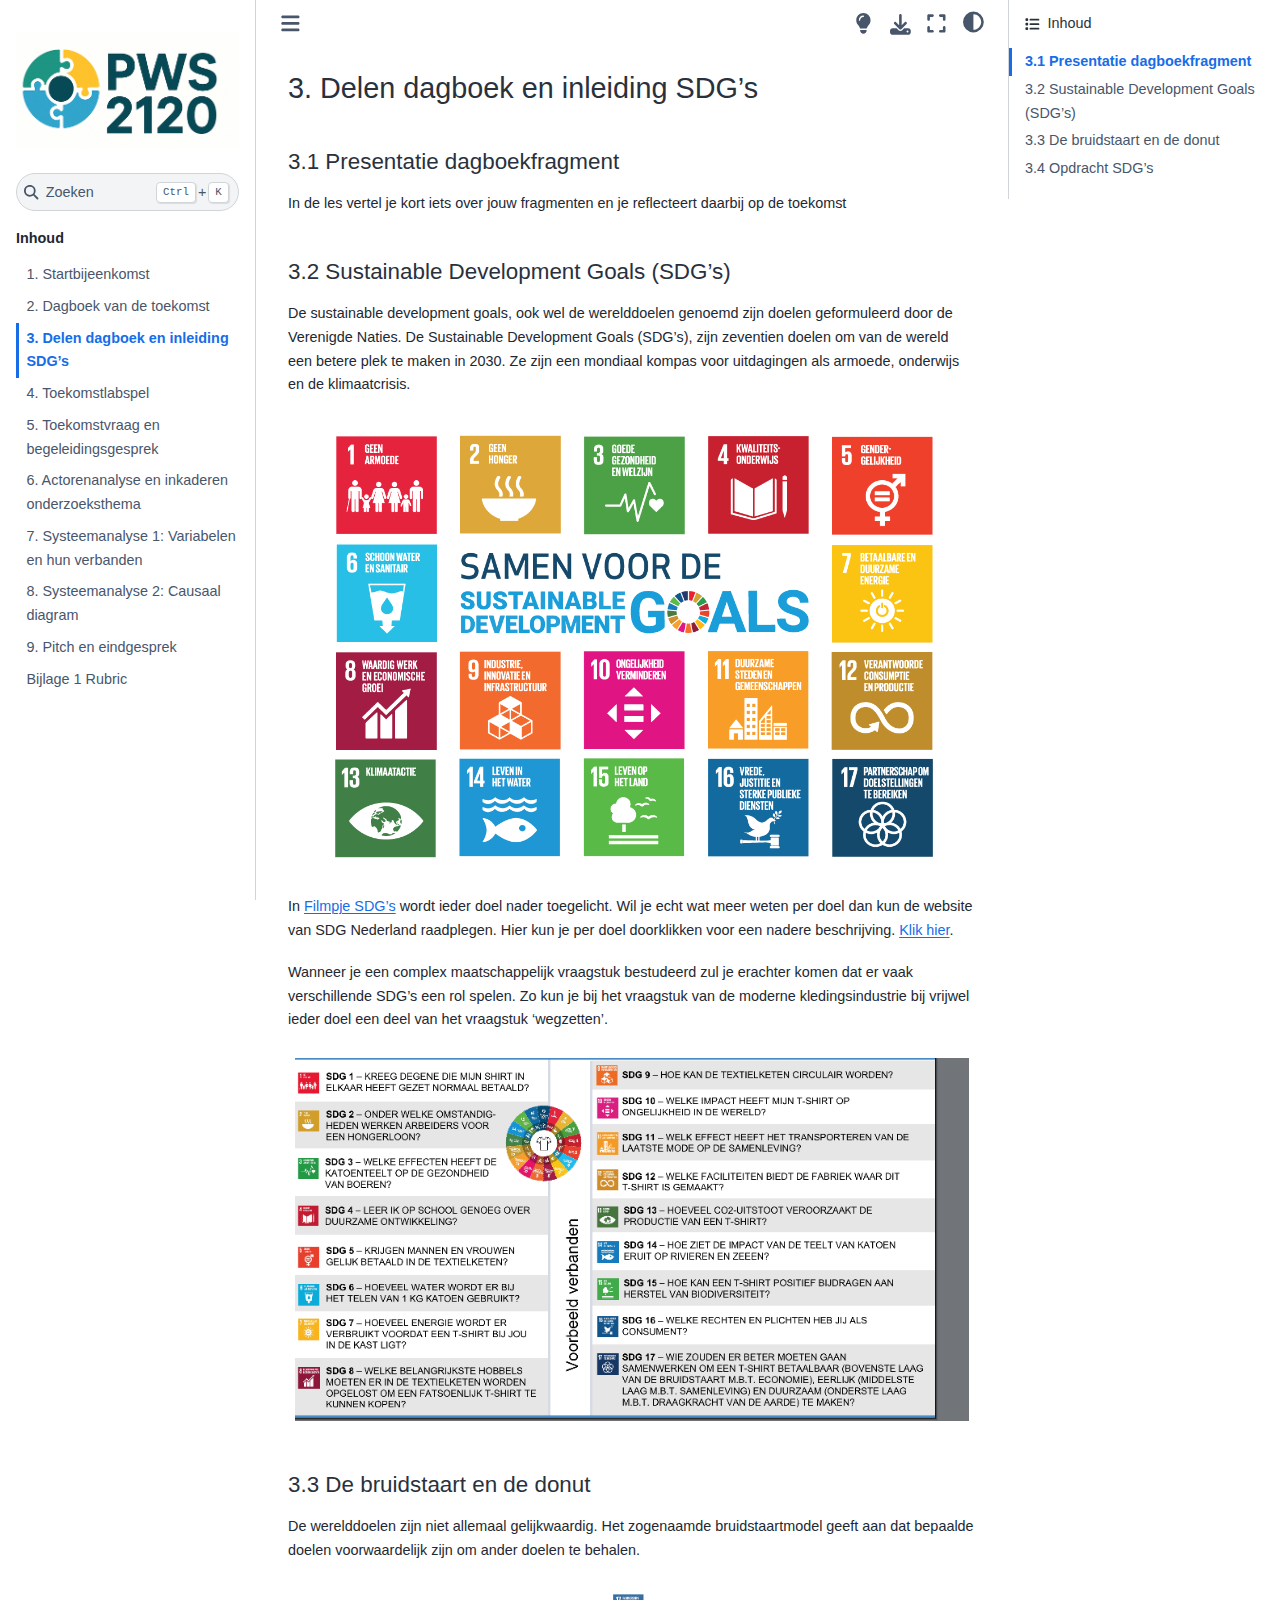
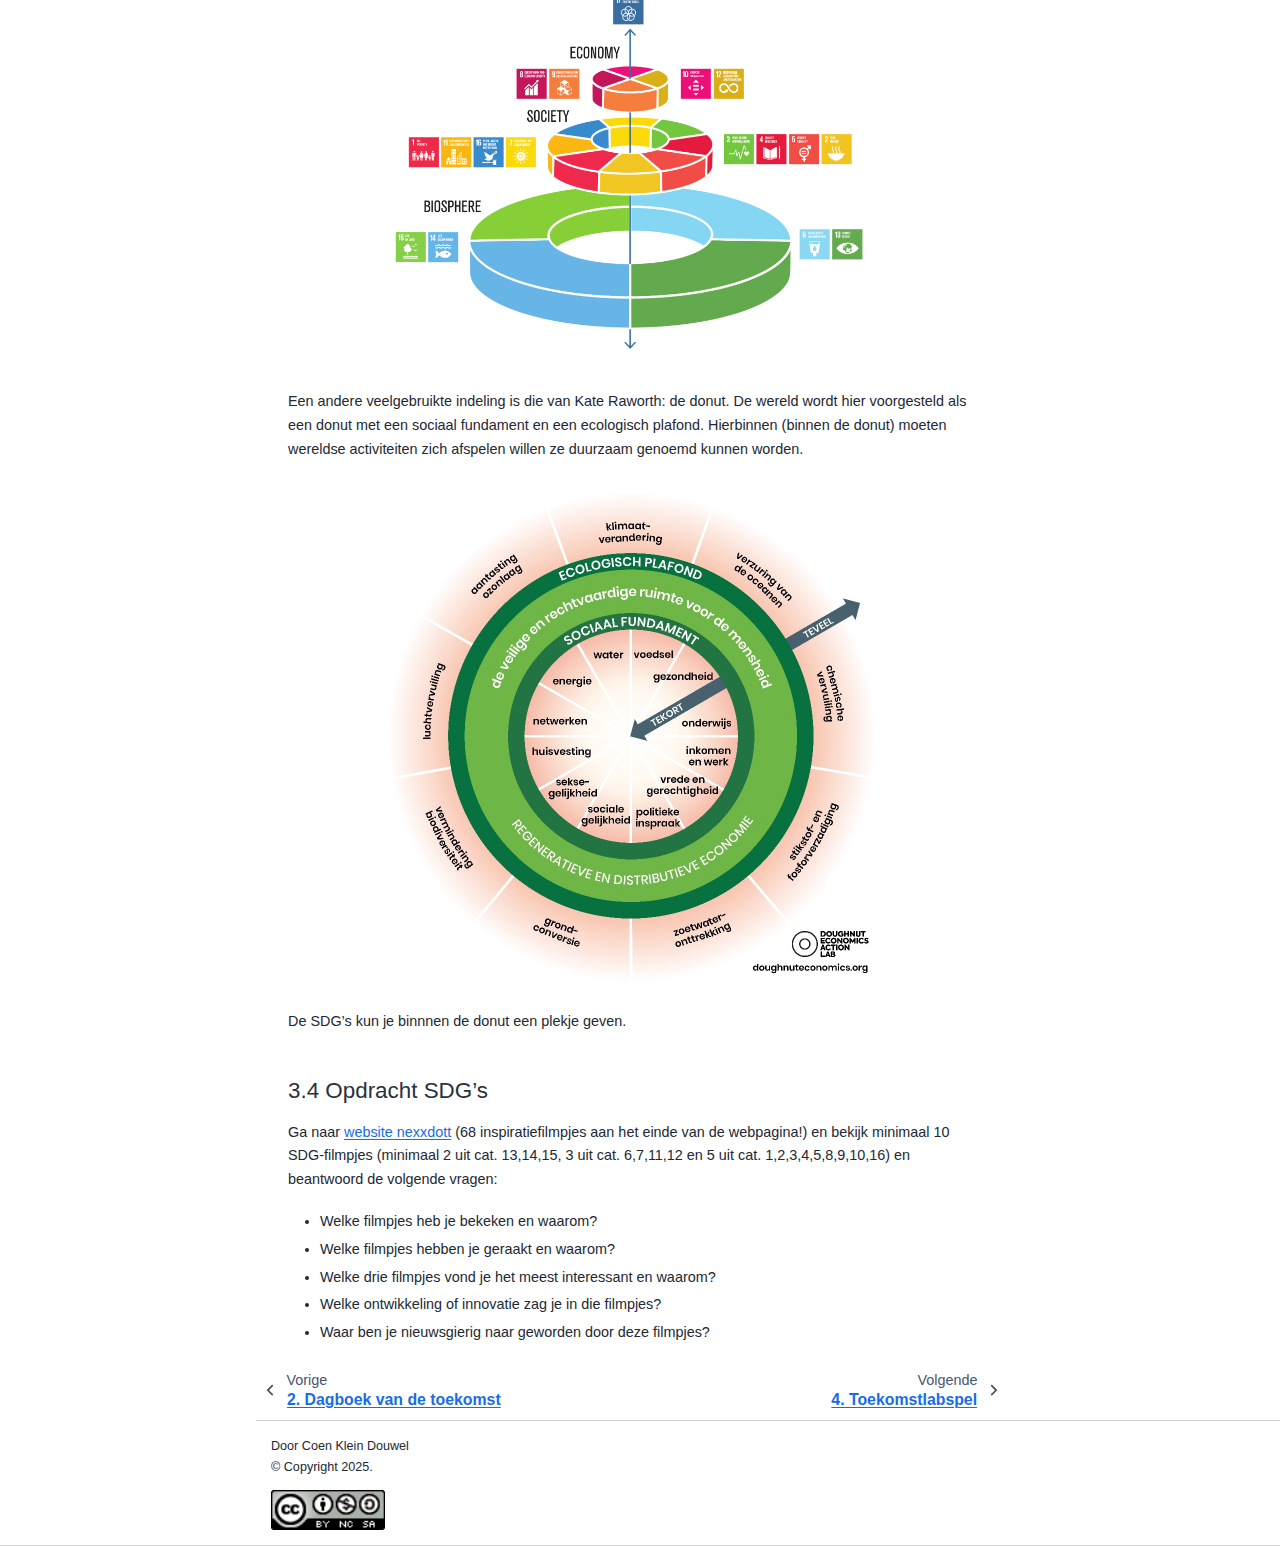
<file: docs/3. Delen dagboek en inleiding SDG's.html>
<!DOCTYPE html>


<html lang="nl" data-content_root="./" >

  <head>
    <meta charset="utf-8" />
    <meta name="viewport" content="width=device-width, initial-scale=1.0" /><meta name="viewport" content="width=device-width, initial-scale=1" />

    <title>3. Delen dagboek en inleiding SDG’s &#8212; PWS2120 leerlingmateriaal</title>
  
  
  
  <script data-cfasync="false">
    document.documentElement.dataset.mode = localStorage.getItem("mode") || "";
    document.documentElement.dataset.theme = localStorage.getItem("theme") || "";
  </script>
  
  <!-- Loaded before other Sphinx assets -->
  <link href="_static/styles/theme.css?digest=dfe6caa3a7d634c4db9b" rel="stylesheet" />
<link href="_static/styles/bootstrap.css?digest=dfe6caa3a7d634c4db9b" rel="stylesheet" />
<link href="_static/styles/pydata-sphinx-theme.css?digest=dfe6caa3a7d634c4db9b" rel="stylesheet" />

  
  <link href="_static/vendor/fontawesome/6.5.2/css/all.min.css?digest=dfe6caa3a7d634c4db9b" rel="stylesheet" />
  <link rel="preload" as="font" type="font/woff2" crossorigin href="_static/vendor/fontawesome/6.5.2/webfonts/fa-solid-900.woff2" />
<link rel="preload" as="font" type="font/woff2" crossorigin href="_static/vendor/fontawesome/6.5.2/webfonts/fa-brands-400.woff2" />
<link rel="preload" as="font" type="font/woff2" crossorigin href="_static/vendor/fontawesome/6.5.2/webfonts/fa-regular-400.woff2" />

    <link rel="stylesheet" type="text/css" href="_static/pygments.css?v=8f2a1f02" />
    <link rel="stylesheet" type="text/css" href="_static/styles/sphinx-book-theme.css?v=eba8b062" />
    <link rel="stylesheet" type="text/css" href="_static/custom.css?v=1ba0b2db" />
  
  <!-- Pre-loaded scripts that we'll load fully later -->
  <link rel="preload" as="script" href="_static/scripts/bootstrap.js?digest=dfe6caa3a7d634c4db9b" />
<link rel="preload" as="script" href="_static/scripts/pydata-sphinx-theme.js?digest=dfe6caa3a7d634c4db9b" />
  <script src="_static/vendor/fontawesome/6.5.2/js/all.min.js?digest=dfe6caa3a7d634c4db9b"></script>

    <script src="_static/documentation_options.js?v=fbc27867"></script>
    <script src="_static/doctools.js?v=9bcbadda"></script>
    <script src="_static/sphinx_highlight.js?v=dc90522c"></script>
    <script src="_static/scripts/sphinx-book-theme.js?v=887ef09a"></script>
    <script src="_static/translations.js?v=e4d38c6a"></script>
    <script>DOCUMENTATION_OPTIONS.pagename = '3. Delen dagboek en inleiding SDG's';</script>
    <link rel="index" title="Index" href="genindex.html" />
    <link rel="search" title="Zoeken" href="search.html" />
    <link rel="next" title="4. Toekomstlabspel" href="4.%20Toekomstlabspel.html" />
    <link rel="prev" title="2. Dagboek van de toekomst" href="2.%20Dagboek%20van%20de%20toekomst.html" />
  <meta name="viewport" content="width=device-width, initial-scale=1"/>
  <meta name="docsearch:language" content="nl"/>
  </head>
  
  
  <body data-bs-spy="scroll" data-bs-target=".bd-toc-nav" data-offset="180" data-bs-root-margin="0px 0px -60%" data-default-mode="">

  
  
  <div id="pst-skip-link" class="skip-link d-print-none"><a href="#main-content">Skip to main content</a></div>
  
  <div id="pst-scroll-pixel-helper"></div>
  
  <button type="button" class="btn rounded-pill" id="pst-back-to-top">
    <i class="fa-solid fa-arrow-up"></i>Back to top</button>

  
  <input type="checkbox"
          class="sidebar-toggle"
          id="pst-primary-sidebar-checkbox"/>
  <label class="overlay overlay-primary" for="pst-primary-sidebar-checkbox"></label>
  
  <input type="checkbox"
          class="sidebar-toggle"
          id="pst-secondary-sidebar-checkbox"/>
  <label class="overlay overlay-secondary" for="pst-secondary-sidebar-checkbox"></label>
  
  <div class="search-button__wrapper">
    <div class="search-button__overlay"></div>
    <div class="search-button__search-container">
<form class="bd-search d-flex align-items-center"
      action="search.html"
      method="get">
  <i class="fa-solid fa-magnifying-glass"></i>
  <input type="search"
         class="form-control"
         name="q"
         id="search-input"
         placeholder="Search..."
         aria-label="Search..."
         autocomplete="off"
         autocorrect="off"
         autocapitalize="off"
         spellcheck="false"/>
  <span class="search-button__kbd-shortcut"><kbd class="kbd-shortcut__modifier">Ctrl</kbd>+<kbd>K</kbd></span>
</form></div>
  </div>

  <div class="pst-async-banner-revealer d-none">
  <aside id="bd-header-version-warning" class="d-none d-print-none" aria-label="Version warning"></aside>
</div>

  
    <header class="bd-header navbar navbar-expand-lg bd-navbar d-print-none">
    </header>
  

  <div class="bd-container">
    <div class="bd-container__inner bd-page-width">
      
      
      
      <div class="bd-sidebar-primary bd-sidebar">
        

  
  <div class="sidebar-header-items sidebar-primary__section">
    
    
    
    
  </div>
  
    <div class="sidebar-primary-items__start sidebar-primary__section">
        <div class="sidebar-primary-item">

  
    
  

<a class="navbar-brand logo" href="index.html">
  
  
  
  
  
    
    
      
    
    
    <img src="_static/logo.png" class="logo__image only-light" alt="PWS2120 leerlingmateriaal - Home"/>
    <script>document.write(`<img src="_static/logo.png" class="logo__image only-dark" alt="PWS2120 leerlingmateriaal - Home"/>`);</script>
  
  
</a></div>
        <div class="sidebar-primary-item">

 <script>
 document.write(`
   <button class="btn search-button-field search-button__button" title="Zoeken" aria-label="Zoeken" data-bs-placement="bottom" data-bs-toggle="tooltip">
    <i class="fa-solid fa-magnifying-glass"></i>
    <span class="search-button__default-text">Zoeken</span>
    <span class="search-button__kbd-shortcut"><kbd class="kbd-shortcut__modifier">Ctrl</kbd>+<kbd class="kbd-shortcut__modifier">K</kbd></span>
   </button>
 `);
 </script></div>
        <div class="sidebar-primary-item"><nav class="bd-links bd-docs-nav" aria-label="Main">
    <div class="bd-toc-item navbar-nav active">
        <p aria-level="2" class="caption" role="heading"><span class="caption-text">Inhoud</span></p>
<ul class="current nav bd-sidenav">
<li class="toctree-l1"><a class="reference internal" href="1.%20Startbijeenkomst.html">1. Startbijeenkomst</a></li>
<li class="toctree-l1"><a class="reference internal" href="2.%20Dagboek%20van%20de%20toekomst.html">2. Dagboek van de toekomst</a></li>
<li class="toctree-l1 current active"><a class="current reference internal" href="#">3. Delen dagboek en inleiding SDG’s</a></li>
<li class="toctree-l1"><a class="reference internal" href="4.%20Toekomstlabspel.html">4. Toekomstlabspel</a></li>
<li class="toctree-l1"><a class="reference internal" href="5.%20Toekomstvraag%20en%20begeleidingsgesprek.html">5. Toekomstvraag en begeleidingsgesprek</a></li>
<li class="toctree-l1"><a class="reference internal" href="6.%20Actorenanalyse%20en%20inkaderen%20onderzoeksthema%20%28CURIOUS%29.html">6. Actorenanalyse en inkaderen onderzoeksthema</a></li>
<li class="toctree-l1"><a class="reference internal" href="7.%20Systeemanalyse%201.html">7. Systeemanalyse 1: Variabelen en hun verbanden</a></li>
<li class="toctree-l1"><a class="reference internal" href="8.%20Systeemanalyse%202.html">8. Systeemanalyse 2: Causaal diagram</a></li>
<li class="toctree-l1"><a class="reference internal" href="9.%20Pitch%20en%20eindgesprek.html">9. Pitch en eindgesprek</a></li>
<li class="toctree-l1"><a class="reference internal" href="Bijlage%201%20Rubric.html">Bijlage 1 Rubric</a></li>
</ul>

    </div>
</nav></div>
    </div>
  
  
  <div class="sidebar-primary-items__end sidebar-primary__section">
  </div>
  
  <div id="rtd-footer-container"></div>


      </div>
      
      <main id="main-content" class="bd-main" role="main">
        
        

<div class="sbt-scroll-pixel-helper"></div>

          <div class="bd-content">
            <div class="bd-article-container">
              
              <div class="bd-header-article d-print-none">
<div class="header-article-items header-article__inner">
  
    <div class="header-article-items__start">
      
        <div class="header-article-item"><button class="sidebar-toggle primary-toggle btn btn-sm" title="Toggle primary sidebar" data-bs-placement="bottom" data-bs-toggle="tooltip">
  <span class="fa-solid fa-bars"></span>
</button></div>
      
    </div>
  
  
    <div class="header-article-items__end">
      
        <div class="header-article-item">

<div class="article-header-buttons">


<a href="https://github.com/coenkd/Astro-online/issues/new?title=Issue%20on%20page%20%2F3. Delen dagboek en inleiding SDG's.html&body=Your%20issue%20content%20here." target="_blank"
   class="btn btn-sm btn-source-issues-button"
   title="Open een probleem"
   data-bs-placement="bottom" data-bs-toggle="tooltip"
>
  

<span class="btn__icon-container">
  <i class="fas fa-lightbulb"></i>
  </span>

</a>






<div class="dropdown dropdown-download-buttons">
  <button class="btn dropdown-toggle" type="button" data-bs-toggle="dropdown" aria-expanded="false" aria-label="Download deze pagina">
    <i class="fas fa-download"></i>
  </button>
  <ul class="dropdown-menu">
      
      
      
      <li><a href="_sources/3. Delen dagboek en inleiding SDG's.md" target="_blank"
   class="btn btn-sm btn-download-source-button dropdown-item"
   title="Download het bronbestand"
   data-bs-placement="left" data-bs-toggle="tooltip"
>
  

<span class="btn__icon-container">
  <i class="fas fa-file"></i>
  </span>
<span class="btn__text-container">.md</span>
</a>
</li>
      
      
      
      
      <li>
<button onclick="window.print()"
  class="btn btn-sm btn-download-pdf-button dropdown-item"
  title="Afdrukken naar pdf"
  data-bs-placement="left" data-bs-toggle="tooltip"
>
  

<span class="btn__icon-container">
  <i class="fas fa-file-pdf"></i>
  </span>
<span class="btn__text-container">.pdf</span>
</button>
</li>
      
  </ul>
</div>




<button onclick="toggleFullScreen()"
  class="btn btn-sm btn-fullscreen-button"
  title="Volledig scherm"
  data-bs-placement="bottom" data-bs-toggle="tooltip"
>
  

<span class="btn__icon-container">
  <i class="fas fa-expand"></i>
  </span>

</button>



<script>
document.write(`
  <button class="btn btn-sm nav-link pst-navbar-icon theme-switch-button" title="light/dark" aria-label="light/dark" data-bs-placement="bottom" data-bs-toggle="tooltip">
    <i class="theme-switch fa-solid fa-sun fa-lg" data-mode="light"></i>
    <i class="theme-switch fa-solid fa-moon fa-lg" data-mode="dark"></i>
    <i class="theme-switch fa-solid fa-circle-half-stroke fa-lg" data-mode="auto"></i>
  </button>
`);
</script>


<script>
document.write(`
  <button class="btn btn-sm pst-navbar-icon search-button search-button__button" title="Zoeken" aria-label="Zoeken" data-bs-placement="bottom" data-bs-toggle="tooltip">
    <i class="fa-solid fa-magnifying-glass fa-lg"></i>
  </button>
`);
</script>
<button class="sidebar-toggle secondary-toggle btn btn-sm" title="Toggle secondary sidebar" data-bs-placement="bottom" data-bs-toggle="tooltip">
    <span class="fa-solid fa-list"></span>
</button>
</div></div>
      
    </div>
  
</div>
</div>
              
              

<div id="jb-print-docs-body" class="onlyprint">
    <h1>3. Delen dagboek en inleiding SDG’s</h1>
    <!-- Table of contents -->
    <div id="print-main-content">
        <div id="jb-print-toc">
            
            <div>
                <h2> Inhoud </h2>
            </div>
            <nav aria-label="Page">
                <ul class="visible nav section-nav flex-column">
<li class="toc-h2 nav-item toc-entry"><a class="reference internal nav-link" href="#presentatie-dagboekfragment">3.1 Presentatie dagboekfragment</a></li>
<li class="toc-h2 nav-item toc-entry"><a class="reference internal nav-link" href="#sustainable-development-goals-sdg-s">3.2 Sustainable Development Goals (SDG’s)</a></li>
<li class="toc-h2 nav-item toc-entry"><a class="reference internal nav-link" href="#de-bruidstaart-en-de-donut">3.3 De bruidstaart en de donut</a></li>
<li class="toc-h2 nav-item toc-entry"><a class="reference internal nav-link" href="#opdracht-sdg-s">3.4 Opdracht SDG’s</a></li>
</ul>
            </nav>
        </div>
    </div>
</div>

              
                
<div id="searchbox"></div>
                <article class="bd-article">
                  
  <section class="tex2jax_ignore mathjax_ignore" id="delen-dagboek-en-inleiding-sdg-s">
<h1>3. Delen dagboek en inleiding SDG’s<a class="headerlink" href="#delen-dagboek-en-inleiding-sdg-s" title="Link to this heading">#</a></h1>
<section id="presentatie-dagboekfragment">
<h2>3.1 Presentatie dagboekfragment<a class="headerlink" href="#presentatie-dagboekfragment" title="Link to this heading">#</a></h2>
<p>In de les vertel je kort iets over jouw fragmenten en je reflecteert daarbij op de toekomst</p>
</section>
<section id="sustainable-development-goals-sdg-s">
<h2>3.2 Sustainable Development Goals (SDG’s)<a class="headerlink" href="#sustainable-development-goals-sdg-s" title="Link to this heading">#</a></h2>
<p>De sustainable development goals, ook wel de werelddoelen genoemd zijn doelen geformuleerd door de Verenigde Naties. De Sustainable Development Goals (SDG’s), zijn zeventien doelen om van de wereld een betere plek te maken in 2030. Ze zijn een mondiaal kompas voor uitdagingen als armoede, onderwijs en de klimaatcrisis.</p>
<figure class="align-center" id="de-17-sdg-s">
<a class="reference internal image-reference" href="_images/sdg's.png"><img alt="_images/sdg%27s.png" src="_images/sdg%27s.png" style="width: 800px;" />
</a>
</figure>
<p>In <a class="reference external" href="https://www.sdgnederland.nl/wp-content/uploads/2022/06/impactainment_-_sdg_kids_v4_nlsubs_2-1080p.mp4">Filmpje SDG’s</a> wordt ieder doel nader toegelicht. Wil je echt wat meer weten per doel dan kun de website van SDG Nederland raadplegen. Hier kun je per doel doorklikken voor een nadere beschrijving. <a class="reference external" href="https://www.sdgnederland.nl/de-17-sdgs/">Klik hier</a>.</p>
<p>Wanneer je een complex maatschappelijk vraagstuk bestudeerd zul je erachter komen dat er vaak verschillende SDG’s een rol spelen. Zo kun je bij het vraagstuk van de moderne kledingsindustrie bij vrijwel ieder doel een deel van het vraagstuk ‘wegzetten’.</p>
<figure class="align-center" id="de-17-sdg-s-in-de-kledingindustrie">
<a class="reference internal image-reference" href="_images/SDG's_kleding.png"><img alt="_images/SDG%27s_kleding.png" src="_images/SDG%27s_kleding.png" style="width: 800px;" />
</a>
</figure>
</section>
<section id="de-bruidstaart-en-de-donut">
<h2>3.3 De bruidstaart en de donut<a class="headerlink" href="#de-bruidstaart-en-de-donut" title="Link to this heading">#</a></h2>
<p>De werelddoelen zijn niet allemaal gelijkwaardig. Het zogenaamde bruidstaartmodel geeft aan dat bepaalde doelen voorwaardelijk zijn om ander doelen te behalen.</p>
<figure class="align-center" id="de-bruidstaart">
<a class="reference internal image-reference" href="_images/bruidstaart.png"><img alt="_images/bruidstaart.png" src="_images/bruidstaart.png" style="width: 800px;" />
</a>
</figure>
<p>Een andere veelgebruikte indeling is die van Kate Raworth: de donut. De wereld wordt hier voorgesteld als een donut met een sociaal fundament en een ecologisch plafond. Hierbinnen (binnen de donut) moeten wereldse activiteiten zich afspelen willen ze duurzaam genoemd kunnen worden.</p>
<figure class="align-center" id="de-donut-van-raworth">
<a class="reference internal image-reference" href="_images/Donut.jpg"><img alt="_images/Donut.jpg" src="_images/Donut.jpg" style="width: 500px;" />
</a>
</figure>
<p>De SDG’s kun je binnnen de donut een plekje geven.</p>
</section>
<section id="opdracht-sdg-s">
<h2>3.4 Opdracht SDG’s<a class="headerlink" href="#opdracht-sdg-s" title="Link to this heading">#</a></h2>
<p>Ga naar  <a class="reference external" href="https://nexxdott.com/voor-jongeren/">website nexxdott</a> (68 inspiratiefilmpjes aan het einde van de webpagina!) en bekijk minimaal 10 SDG-filmpjes (minimaal 2 uit cat. 13,14,15, 3 uit cat. 6,7,11,12 en 5 uit cat. 1,2,3,4,5,8,9,10,16) en beantwoord de volgende vragen:</p>
<ul class="simple">
<li><p>Welke filmpjes heb je bekeken en waarom?</p></li>
<li><p>Welke filmpjes hebben je geraakt en waarom?</p></li>
<li><p>Welke drie filmpjes vond je het meest interessant en waarom?</p></li>
<li><p>Welke ontwikkeling of innovatie zag je in die filmpjes?</p></li>
<li><p>Waar ben je nieuwsgierig naar geworden door deze filmpjes?</p></li>
</ul>
</section>
</section>


                </article>
              

              
              
              
              
                <footer class="prev-next-footer d-print-none">
                  
<div class="prev-next-area">
    <a class="left-prev"
       href="2.%20Dagboek%20van%20de%20toekomst.html"
       title="previous page">
      <i class="fa-solid fa-angle-left"></i>
      <div class="prev-next-info">
        <p class="prev-next-subtitle">vorige</p>
        <p class="prev-next-title">2. Dagboek van de toekomst</p>
      </div>
    </a>
    <a class="right-next"
       href="4.%20Toekomstlabspel.html"
       title="next page">
      <div class="prev-next-info">
        <p class="prev-next-subtitle">volgende</p>
        <p class="prev-next-title">4. Toekomstlabspel</p>
      </div>
      <i class="fa-solid fa-angle-right"></i>
    </a>
</div>
                </footer>
              
            </div>
            
            
              
                <div class="bd-sidebar-secondary bd-toc"><div class="sidebar-secondary-items sidebar-secondary__inner">


  <div class="sidebar-secondary-item">
  <div class="page-toc tocsection onthispage">
    <i class="fa-solid fa-list"></i> Inhoud
  </div>
  <nav class="bd-toc-nav page-toc">
    <ul class="visible nav section-nav flex-column">
<li class="toc-h2 nav-item toc-entry"><a class="reference internal nav-link" href="#presentatie-dagboekfragment">3.1 Presentatie dagboekfragment</a></li>
<li class="toc-h2 nav-item toc-entry"><a class="reference internal nav-link" href="#sustainable-development-goals-sdg-s">3.2 Sustainable Development Goals (SDG’s)</a></li>
<li class="toc-h2 nav-item toc-entry"><a class="reference internal nav-link" href="#de-bruidstaart-en-de-donut">3.3 De bruidstaart en de donut</a></li>
<li class="toc-h2 nav-item toc-entry"><a class="reference internal nav-link" href="#opdracht-sdg-s">3.4 Opdracht SDG’s</a></li>
</ul>
  </nav></div>

</div></div>
              
            
          </div>
          <footer class="bd-footer-content">
            
<div class="bd-footer-content__inner container">
  
  <div class="footer-item">
    
<p class="component-author">
Door Coen Klein Douwel
</p>

  </div>
  
  <div class="footer-item">
    

  <p class="copyright">
    
      © Copyright 2025.
      <br/>
    
  </p>

  </div>
  
  <div class="footer-item">
    
  </div>
  
  <div class="footer-item">
    
<div class="extra_footer">
  
        <div style="text-align: left; margin-top: 1em;">
            <a href="https://creativecommons.org/licenses/by-nc-sa/4.0/" target="_blank" rel="noopener noreferrer">
                <img alt="Creative Commons Licentie" src="_static/cc.png" style="height: 40px;" />
            </a>
           
        </div>
    
</div>
  </div>
  
</div>
          </footer>
        

      </main>
    </div>
  </div>
  
  <!-- Scripts loaded after <body> so the DOM is not blocked -->
  <script src="_static/scripts/bootstrap.js?digest=dfe6caa3a7d634c4db9b"></script>
<script src="_static/scripts/pydata-sphinx-theme.js?digest=dfe6caa3a7d634c4db9b"></script>

  <footer class="bd-footer">
  </footer>
  </body>
</html>
</file>
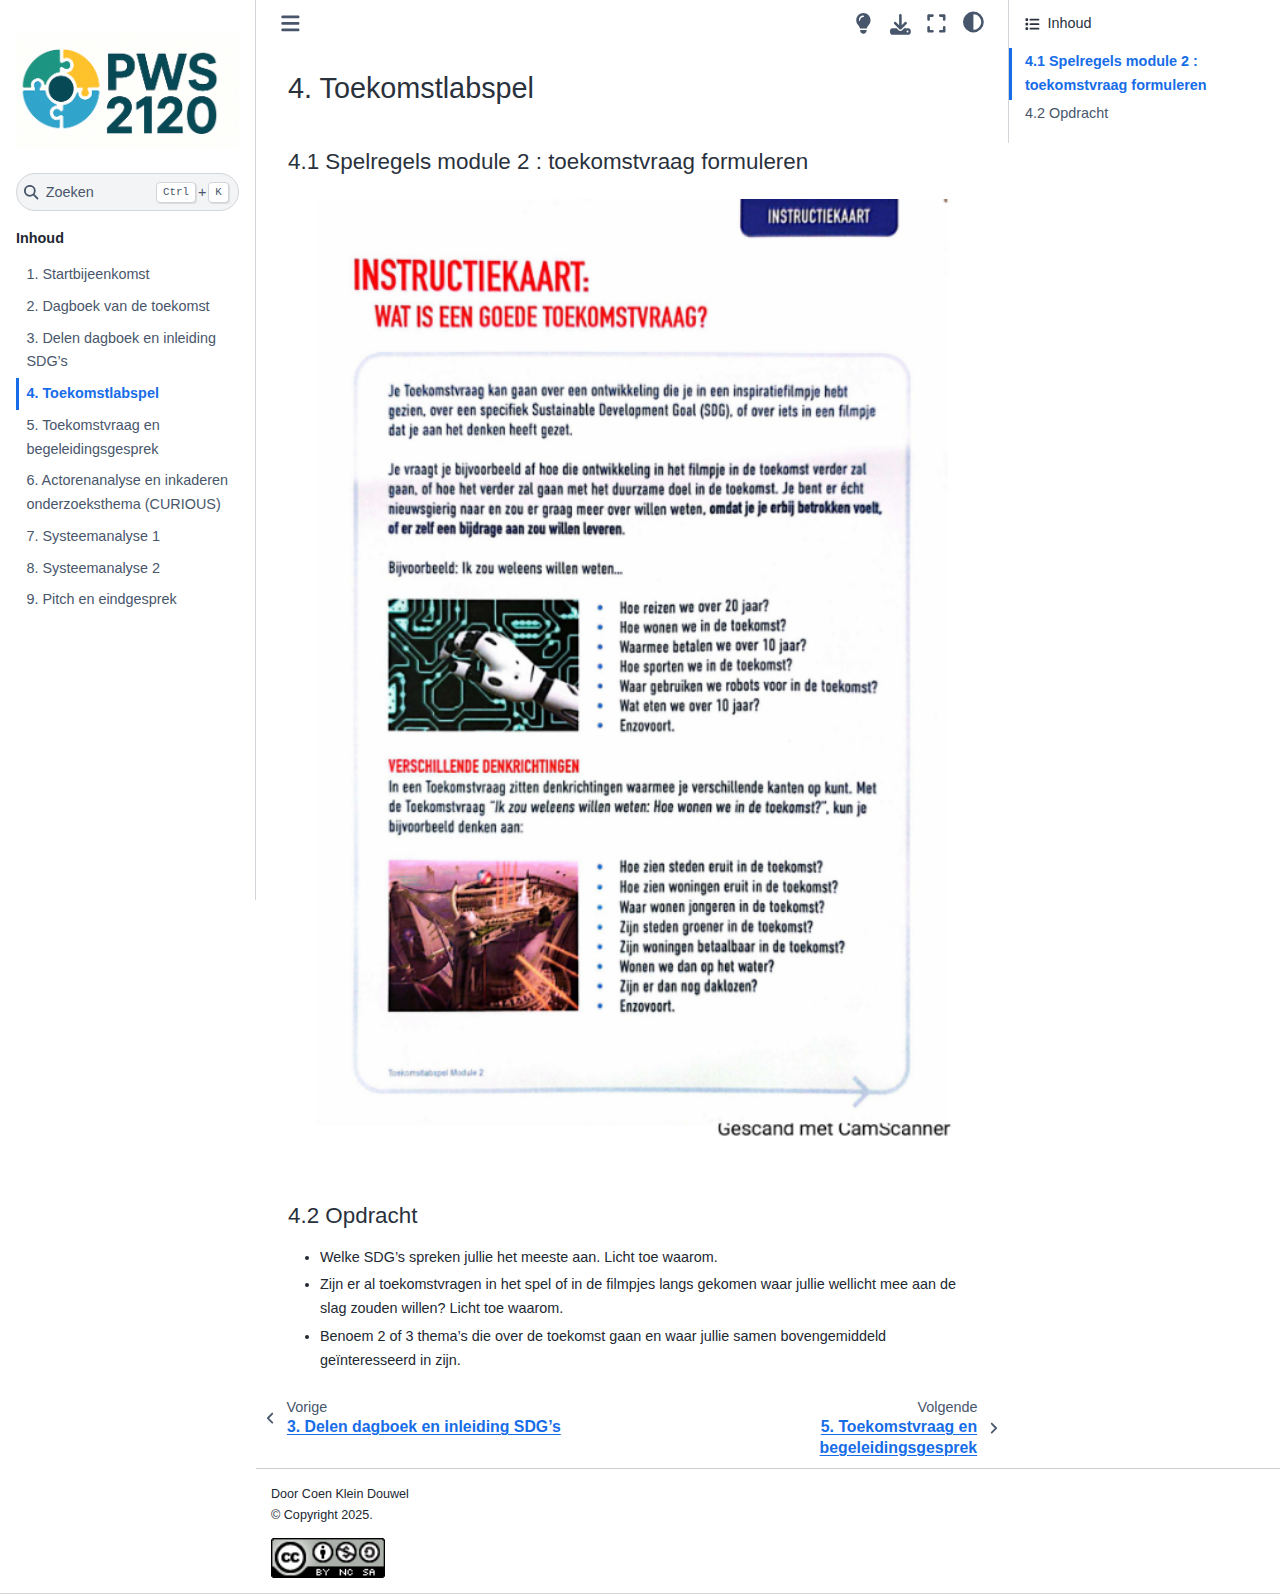
<file: docs/4. Toekomstlabspel.html>
<!DOCTYPE html>


<html lang="nl" data-content_root="./" >

  <head>
    <meta charset="utf-8" />
    <meta name="viewport" content="width=device-width, initial-scale=1.0" /><meta name="viewport" content="width=device-width, initial-scale=1" />

    <title>4. Toekomstlabspel &#8212; PWS2120 leerlingmateriaal</title>
  
  
  
  <script data-cfasync="false">
    document.documentElement.dataset.mode = localStorage.getItem("mode") || "";
    document.documentElement.dataset.theme = localStorage.getItem("theme") || "";
  </script>
  
  <!-- Loaded before other Sphinx assets -->
  <link href="_static/styles/theme.css?digest=dfe6caa3a7d634c4db9b" rel="stylesheet" />
<link href="_static/styles/bootstrap.css?digest=dfe6caa3a7d634c4db9b" rel="stylesheet" />
<link href="_static/styles/pydata-sphinx-theme.css?digest=dfe6caa3a7d634c4db9b" rel="stylesheet" />

  
  <link href="_static/vendor/fontawesome/6.5.2/css/all.min.css?digest=dfe6caa3a7d634c4db9b" rel="stylesheet" />
  <link rel="preload" as="font" type="font/woff2" crossorigin href="_static/vendor/fontawesome/6.5.2/webfonts/fa-solid-900.woff2" />
<link rel="preload" as="font" type="font/woff2" crossorigin href="_static/vendor/fontawesome/6.5.2/webfonts/fa-brands-400.woff2" />
<link rel="preload" as="font" type="font/woff2" crossorigin href="_static/vendor/fontawesome/6.5.2/webfonts/fa-regular-400.woff2" />

    <link rel="stylesheet" type="text/css" href="_static/pygments.css?v=8f2a1f02" />
    <link rel="stylesheet" type="text/css" href="_static/styles/sphinx-book-theme.css?v=eba8b062" />
    <link rel="stylesheet" type="text/css" href="_static/custom.css?v=1ba0b2db" />
  
  <!-- Pre-loaded scripts that we'll load fully later -->
  <link rel="preload" as="script" href="_static/scripts/bootstrap.js?digest=dfe6caa3a7d634c4db9b" />
<link rel="preload" as="script" href="_static/scripts/pydata-sphinx-theme.js?digest=dfe6caa3a7d634c4db9b" />
  <script src="_static/vendor/fontawesome/6.5.2/js/all.min.js?digest=dfe6caa3a7d634c4db9b"></script>

    <script src="_static/documentation_options.js?v=fbc27867"></script>
    <script src="_static/doctools.js?v=9bcbadda"></script>
    <script src="_static/sphinx_highlight.js?v=dc90522c"></script>
    <script src="_static/scripts/sphinx-book-theme.js?v=887ef09a"></script>
    <script src="_static/translations.js?v=e4d38c6a"></script>
    <script>DOCUMENTATION_OPTIONS.pagename = '4. Toekomstlabspel';</script>
    <link rel="index" title="Index" href="genindex.html" />
    <link rel="search" title="Zoeken" href="search.html" />
    <link rel="next" title="5. Toekomstvraag en begeleidingsgesprek" href="5.%20Toekomstvraag%20en%20begeleidingsgesprek.html" />
    <link rel="prev" title="3. Delen dagboek en inleiding SDG’s" href="3.%20Delen%20dagboek%20en%20inleiding%20SDG%27s.html" />
  <meta name="viewport" content="width=device-width, initial-scale=1"/>
  <meta name="docsearch:language" content="nl"/>
  </head>
  
  
  <body data-bs-spy="scroll" data-bs-target=".bd-toc-nav" data-offset="180" data-bs-root-margin="0px 0px -60%" data-default-mode="">

  
  
  <div id="pst-skip-link" class="skip-link d-print-none"><a href="#main-content">Skip to main content</a></div>
  
  <div id="pst-scroll-pixel-helper"></div>
  
  <button type="button" class="btn rounded-pill" id="pst-back-to-top">
    <i class="fa-solid fa-arrow-up"></i>Back to top</button>

  
  <input type="checkbox"
          class="sidebar-toggle"
          id="pst-primary-sidebar-checkbox"/>
  <label class="overlay overlay-primary" for="pst-primary-sidebar-checkbox"></label>
  
  <input type="checkbox"
          class="sidebar-toggle"
          id="pst-secondary-sidebar-checkbox"/>
  <label class="overlay overlay-secondary" for="pst-secondary-sidebar-checkbox"></label>
  
  <div class="search-button__wrapper">
    <div class="search-button__overlay"></div>
    <div class="search-button__search-container">
<form class="bd-search d-flex align-items-center"
      action="search.html"
      method="get">
  <i class="fa-solid fa-magnifying-glass"></i>
  <input type="search"
         class="form-control"
         name="q"
         id="search-input"
         placeholder="Search..."
         aria-label="Search..."
         autocomplete="off"
         autocorrect="off"
         autocapitalize="off"
         spellcheck="false"/>
  <span class="search-button__kbd-shortcut"><kbd class="kbd-shortcut__modifier">Ctrl</kbd>+<kbd>K</kbd></span>
</form></div>
  </div>

  <div class="pst-async-banner-revealer d-none">
  <aside id="bd-header-version-warning" class="d-none d-print-none" aria-label="Version warning"></aside>
</div>

  
    <header class="bd-header navbar navbar-expand-lg bd-navbar d-print-none">
    </header>
  

  <div class="bd-container">
    <div class="bd-container__inner bd-page-width">
      
      
      
      <div class="bd-sidebar-primary bd-sidebar">
        

  
  <div class="sidebar-header-items sidebar-primary__section">
    
    
    
    
  </div>
  
    <div class="sidebar-primary-items__start sidebar-primary__section">
        <div class="sidebar-primary-item">

  
    
  

<a class="navbar-brand logo" href="index.html">
  
  
  
  
  
    
    
      
    
    
    <img src="_static/logo.png" class="logo__image only-light" alt="PWS2120 leerlingmateriaal - Home"/>
    <script>document.write(`<img src="_static/logo.png" class="logo__image only-dark" alt="PWS2120 leerlingmateriaal - Home"/>`);</script>
  
  
</a></div>
        <div class="sidebar-primary-item">

 <script>
 document.write(`
   <button class="btn search-button-field search-button__button" title="Zoeken" aria-label="Zoeken" data-bs-placement="bottom" data-bs-toggle="tooltip">
    <i class="fa-solid fa-magnifying-glass"></i>
    <span class="search-button__default-text">Zoeken</span>
    <span class="search-button__kbd-shortcut"><kbd class="kbd-shortcut__modifier">Ctrl</kbd>+<kbd class="kbd-shortcut__modifier">K</kbd></span>
   </button>
 `);
 </script></div>
        <div class="sidebar-primary-item"><nav class="bd-links bd-docs-nav" aria-label="Main">
    <div class="bd-toc-item navbar-nav active">
        <p aria-level="2" class="caption" role="heading"><span class="caption-text">Inhoud</span></p>
<ul class="current nav bd-sidenav">
<li class="toctree-l1"><a class="reference internal" href="1.%20Startbijeenkomst.html">1. Startbijeenkomst</a></li>
<li class="toctree-l1"><a class="reference internal" href="2.%20Dagboek%20van%20de%20toekomst.html">2. Dagboek van de toekomst</a></li>
<li class="toctree-l1"><a class="reference internal" href="3.%20Delen%20dagboek%20en%20inleiding%20SDG%27s.html">3. Delen dagboek en inleiding SDG’s</a></li>
<li class="toctree-l1 current active"><a class="current reference internal" href="#">4. Toekomstlabspel</a></li>
<li class="toctree-l1"><a class="reference internal" href="5.%20Toekomstvraag%20en%20begeleidingsgesprek.html">5. Toekomstvraag en begeleidingsgesprek</a></li>
<li class="toctree-l1"><a class="reference internal" href="6.%20Actorenanalyse%20en%20inkaderen%20onderzoeksthema%20%28CURIOUS%29.html">6. Actorenanalyse en inkaderen onderzoeksthema (CURIOUS)</a></li>
<li class="toctree-l1"><a class="reference internal" href="7.%20Systeemanalyse%201.html">7. Systeemanalyse 1</a></li>
<li class="toctree-l1"><a class="reference internal" href="8.%20Systeemanalyse%202.html">8. Systeemanalyse 2</a></li>
<li class="toctree-l1"><a class="reference internal" href="9.%20Pitch%20en%20eindgesprek.html">9. Pitch en eindgesprek</a></li>
</ul>

    </div>
</nav></div>
    </div>
  
  
  <div class="sidebar-primary-items__end sidebar-primary__section">
  </div>
  
  <div id="rtd-footer-container"></div>


      </div>
      
      <main id="main-content" class="bd-main" role="main">
        
        

<div class="sbt-scroll-pixel-helper"></div>

          <div class="bd-content">
            <div class="bd-article-container">
              
              <div class="bd-header-article d-print-none">
<div class="header-article-items header-article__inner">
  
    <div class="header-article-items__start">
      
        <div class="header-article-item"><button class="sidebar-toggle primary-toggle btn btn-sm" title="Toggle primary sidebar" data-bs-placement="bottom" data-bs-toggle="tooltip">
  <span class="fa-solid fa-bars"></span>
</button></div>
      
    </div>
  
  
    <div class="header-article-items__end">
      
        <div class="header-article-item">

<div class="article-header-buttons">


<a href="https://github.com/coenkd/Astro-online/issues/new?title=Issue%20on%20page%20%2F4. Toekomstlabspel.html&body=Your%20issue%20content%20here." target="_blank"
   class="btn btn-sm btn-source-issues-button"
   title="Open een probleem"
   data-bs-placement="bottom" data-bs-toggle="tooltip"
>
  

<span class="btn__icon-container">
  <i class="fas fa-lightbulb"></i>
  </span>

</a>






<div class="dropdown dropdown-download-buttons">
  <button class="btn dropdown-toggle" type="button" data-bs-toggle="dropdown" aria-expanded="false" aria-label="Download deze pagina">
    <i class="fas fa-download"></i>
  </button>
  <ul class="dropdown-menu">
      
      
      
      <li><a href="_sources/4. Toekomstlabspel.md" target="_blank"
   class="btn btn-sm btn-download-source-button dropdown-item"
   title="Download het bronbestand"
   data-bs-placement="left" data-bs-toggle="tooltip"
>
  

<span class="btn__icon-container">
  <i class="fas fa-file"></i>
  </span>
<span class="btn__text-container">.md</span>
</a>
</li>
      
      
      
      
      <li>
<button onclick="window.print()"
  class="btn btn-sm btn-download-pdf-button dropdown-item"
  title="Afdrukken naar pdf"
  data-bs-placement="left" data-bs-toggle="tooltip"
>
  

<span class="btn__icon-container">
  <i class="fas fa-file-pdf"></i>
  </span>
<span class="btn__text-container">.pdf</span>
</button>
</li>
      
  </ul>
</div>




<button onclick="toggleFullScreen()"
  class="btn btn-sm btn-fullscreen-button"
  title="Volledig scherm"
  data-bs-placement="bottom" data-bs-toggle="tooltip"
>
  

<span class="btn__icon-container">
  <i class="fas fa-expand"></i>
  </span>

</button>



<script>
document.write(`
  <button class="btn btn-sm nav-link pst-navbar-icon theme-switch-button" title="light/dark" aria-label="light/dark" data-bs-placement="bottom" data-bs-toggle="tooltip">
    <i class="theme-switch fa-solid fa-sun fa-lg" data-mode="light"></i>
    <i class="theme-switch fa-solid fa-moon fa-lg" data-mode="dark"></i>
    <i class="theme-switch fa-solid fa-circle-half-stroke fa-lg" data-mode="auto"></i>
  </button>
`);
</script>


<script>
document.write(`
  <button class="btn btn-sm pst-navbar-icon search-button search-button__button" title="Zoeken" aria-label="Zoeken" data-bs-placement="bottom" data-bs-toggle="tooltip">
    <i class="fa-solid fa-magnifying-glass fa-lg"></i>
  </button>
`);
</script>
<button class="sidebar-toggle secondary-toggle btn btn-sm" title="Toggle secondary sidebar" data-bs-placement="bottom" data-bs-toggle="tooltip">
    <span class="fa-solid fa-list"></span>
</button>
</div></div>
      
    </div>
  
</div>
</div>
              
              

<div id="jb-print-docs-body" class="onlyprint">
    <h1>4. Toekomstlabspel</h1>
    <!-- Table of contents -->
    <div id="print-main-content">
        <div id="jb-print-toc">
            
            <div>
                <h2> Inhoud </h2>
            </div>
            <nav aria-label="Page">
                <ul class="visible nav section-nav flex-column">
<li class="toc-h2 nav-item toc-entry"><a class="reference internal nav-link" href="#spelregels-module-2-toekomstvraag-formuleren">4.1 Spelregels module 2 : toekomstvraag formuleren</a></li>
<li class="toc-h2 nav-item toc-entry"><a class="reference internal nav-link" href="#opdracht">4.2 Opdracht</a></li>
</ul>
            </nav>
        </div>
    </div>
</div>

              
                
<div id="searchbox"></div>
                <article class="bd-article">
                  
  <section class="tex2jax_ignore mathjax_ignore" id="toekomstlabspel">
<h1>4. Toekomstlabspel<a class="headerlink" href="#toekomstlabspel" title="Link to this heading">#</a></h1>
<section id="spelregels-module-2-toekomstvraag-formuleren">
<h2>4.1 Spelregels module 2 : toekomstvraag formuleren<a class="headerlink" href="#spelregels-module-2-toekomstvraag-formuleren" title="Link to this heading">#</a></h2>
<figure class="align-center" id="spelregels">
<a class="reference internal image-reference" href="_images/toekomstlabspelregel.png"><img alt="_images/toekomstlabspelregel.png" src="_images/toekomstlabspelregel.png" style="width: 800px;" />
</a>
</figure>
</section>
<section id="opdracht">
<h2>4.2 Opdracht<a class="headerlink" href="#opdracht" title="Link to this heading">#</a></h2>
<ul class="simple">
<li><p>Welke SDG’s spreken jullie het meeste aan. Licht toe waarom.</p></li>
<li><p>Zijn er al toekomstvragen in het spel of in de filmpjes langs gekomen waar jullie wellicht  mee aan de slag zouden willen? Licht toe waarom.</p></li>
<li><p>Benoem 2 of 3 thema’s die over de toekomst gaan en waar jullie samen bovengemiddeld  geïnteresseerd in zijn.</p></li>
</ul>
</section>
</section>


                </article>
              

              
              
              
              
                <footer class="prev-next-footer d-print-none">
                  
<div class="prev-next-area">
    <a class="left-prev"
       href="3.%20Delen%20dagboek%20en%20inleiding%20SDG%27s.html"
       title="previous page">
      <i class="fa-solid fa-angle-left"></i>
      <div class="prev-next-info">
        <p class="prev-next-subtitle">vorige</p>
        <p class="prev-next-title">3. Delen dagboek en inleiding SDG’s</p>
      </div>
    </a>
    <a class="right-next"
       href="5.%20Toekomstvraag%20en%20begeleidingsgesprek.html"
       title="next page">
      <div class="prev-next-info">
        <p class="prev-next-subtitle">volgende</p>
        <p class="prev-next-title">5. Toekomstvraag en begeleidingsgesprek</p>
      </div>
      <i class="fa-solid fa-angle-right"></i>
    </a>
</div>
                </footer>
              
            </div>
            
            
              
                <div class="bd-sidebar-secondary bd-toc"><div class="sidebar-secondary-items sidebar-secondary__inner">


  <div class="sidebar-secondary-item">
  <div class="page-toc tocsection onthispage">
    <i class="fa-solid fa-list"></i> Inhoud
  </div>
  <nav class="bd-toc-nav page-toc">
    <ul class="visible nav section-nav flex-column">
<li class="toc-h2 nav-item toc-entry"><a class="reference internal nav-link" href="#spelregels-module-2-toekomstvraag-formuleren">4.1 Spelregels module 2 : toekomstvraag formuleren</a></li>
<li class="toc-h2 nav-item toc-entry"><a class="reference internal nav-link" href="#opdracht">4.2 Opdracht</a></li>
</ul>
  </nav></div>

</div></div>
              
            
          </div>
          <footer class="bd-footer-content">
            
<div class="bd-footer-content__inner container">
  
  <div class="footer-item">
    
<p class="component-author">
Door Coen Klein Douwel
</p>

  </div>
  
  <div class="footer-item">
    

  <p class="copyright">
    
      © Copyright 2025.
      <br/>
    
  </p>

  </div>
  
  <div class="footer-item">
    
  </div>
  
  <div class="footer-item">
    
<div class="extra_footer">
  
        <div style="text-align: left; margin-top: 1em;">
            <a href="https://creativecommons.org/licenses/by-nc-sa/4.0/" target="_blank" rel="noopener noreferrer">
                <img alt="Creative Commons Licentie" src="_static/cc.png" style="height: 40px;" />
            </a>
           
        </div>
    
</div>
  </div>
  
</div>
          </footer>
        

      </main>
    </div>
  </div>
  
  <!-- Scripts loaded after <body> so the DOM is not blocked -->
  <script src="_static/scripts/bootstrap.js?digest=dfe6caa3a7d634c4db9b"></script>
<script src="_static/scripts/pydata-sphinx-theme.js?digest=dfe6caa3a7d634c4db9b"></script>

  <footer class="bd-footer">
  </footer>
  </body>
</html>
</file>
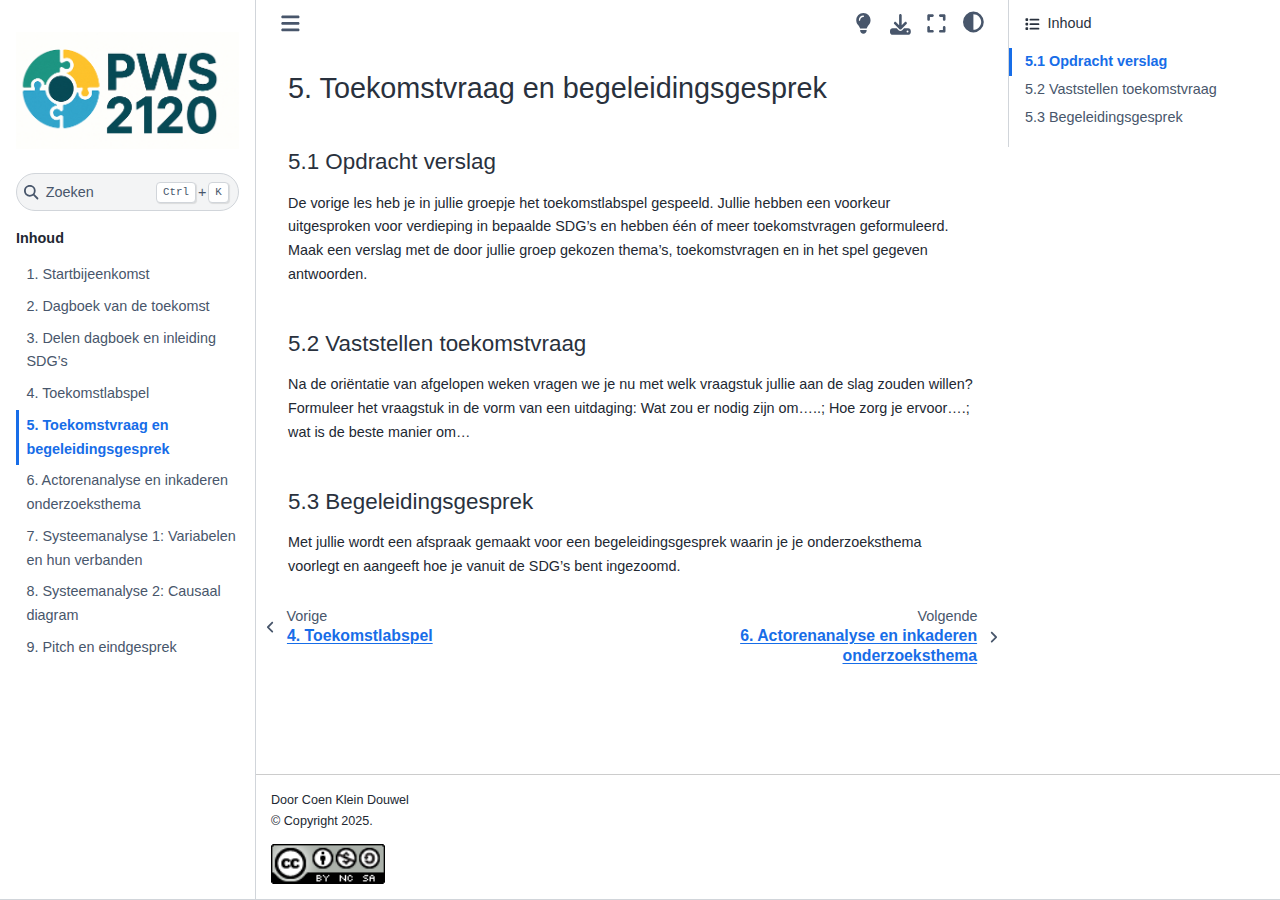
<file: docs/5. Toekomstvraag en begeleidingsgesprek.html>
<!DOCTYPE html>


<html lang="nl" data-content_root="./" >

  <head>
    <meta charset="utf-8" />
    <meta name="viewport" content="width=device-width, initial-scale=1.0" /><meta name="viewport" content="width=device-width, initial-scale=1" />

    <title>5. Toekomstvraag en begeleidingsgesprek &#8212; PWS2120 leerlingmateriaal</title>
  
  
  
  <script data-cfasync="false">
    document.documentElement.dataset.mode = localStorage.getItem("mode") || "";
    document.documentElement.dataset.theme = localStorage.getItem("theme") || "";
  </script>
  
  <!-- Loaded before other Sphinx assets -->
  <link href="_static/styles/theme.css?digest=dfe6caa3a7d634c4db9b" rel="stylesheet" />
<link href="_static/styles/bootstrap.css?digest=dfe6caa3a7d634c4db9b" rel="stylesheet" />
<link href="_static/styles/pydata-sphinx-theme.css?digest=dfe6caa3a7d634c4db9b" rel="stylesheet" />

  
  <link href="_static/vendor/fontawesome/6.5.2/css/all.min.css?digest=dfe6caa3a7d634c4db9b" rel="stylesheet" />
  <link rel="preload" as="font" type="font/woff2" crossorigin href="_static/vendor/fontawesome/6.5.2/webfonts/fa-solid-900.woff2" />
<link rel="preload" as="font" type="font/woff2" crossorigin href="_static/vendor/fontawesome/6.5.2/webfonts/fa-brands-400.woff2" />
<link rel="preload" as="font" type="font/woff2" crossorigin href="_static/vendor/fontawesome/6.5.2/webfonts/fa-regular-400.woff2" />

    <link rel="stylesheet" type="text/css" href="_static/pygments.css?v=8f2a1f02" />
    <link rel="stylesheet" type="text/css" href="_static/styles/sphinx-book-theme.css?v=eba8b062" />
    <link rel="stylesheet" type="text/css" href="_static/custom.css?v=1ba0b2db" />
  
  <!-- Pre-loaded scripts that we'll load fully later -->
  <link rel="preload" as="script" href="_static/scripts/bootstrap.js?digest=dfe6caa3a7d634c4db9b" />
<link rel="preload" as="script" href="_static/scripts/pydata-sphinx-theme.js?digest=dfe6caa3a7d634c4db9b" />
  <script src="_static/vendor/fontawesome/6.5.2/js/all.min.js?digest=dfe6caa3a7d634c4db9b"></script>

    <script src="_static/documentation_options.js?v=fbc27867"></script>
    <script src="_static/doctools.js?v=9bcbadda"></script>
    <script src="_static/sphinx_highlight.js?v=dc90522c"></script>
    <script src="_static/scripts/sphinx-book-theme.js?v=887ef09a"></script>
    <script src="_static/translations.js?v=e4d38c6a"></script>
    <script>DOCUMENTATION_OPTIONS.pagename = '5. Toekomstvraag en begeleidingsgesprek';</script>
    <link rel="index" title="Index" href="genindex.html" />
    <link rel="search" title="Zoeken" href="search.html" />
    <link rel="next" title="6. Actorenanalyse en inkaderen onderzoeksthema" href="6.%20Actorenanalyse%20en%20inkaderen%20onderzoeksthema%20%28CURIOUS%29.html" />
    <link rel="prev" title="4. Toekomstlabspel" href="4.%20Toekomstlabspel.html" />
  <meta name="viewport" content="width=device-width, initial-scale=1"/>
  <meta name="docsearch:language" content="nl"/>
  </head>
  
  
  <body data-bs-spy="scroll" data-bs-target=".bd-toc-nav" data-offset="180" data-bs-root-margin="0px 0px -60%" data-default-mode="">

  
  
  <div id="pst-skip-link" class="skip-link d-print-none"><a href="#main-content">Skip to main content</a></div>
  
  <div id="pst-scroll-pixel-helper"></div>
  
  <button type="button" class="btn rounded-pill" id="pst-back-to-top">
    <i class="fa-solid fa-arrow-up"></i>Back to top</button>

  
  <input type="checkbox"
          class="sidebar-toggle"
          id="pst-primary-sidebar-checkbox"/>
  <label class="overlay overlay-primary" for="pst-primary-sidebar-checkbox"></label>
  
  <input type="checkbox"
          class="sidebar-toggle"
          id="pst-secondary-sidebar-checkbox"/>
  <label class="overlay overlay-secondary" for="pst-secondary-sidebar-checkbox"></label>
  
  <div class="search-button__wrapper">
    <div class="search-button__overlay"></div>
    <div class="search-button__search-container">
<form class="bd-search d-flex align-items-center"
      action="search.html"
      method="get">
  <i class="fa-solid fa-magnifying-glass"></i>
  <input type="search"
         class="form-control"
         name="q"
         id="search-input"
         placeholder="Search..."
         aria-label="Search..."
         autocomplete="off"
         autocorrect="off"
         autocapitalize="off"
         spellcheck="false"/>
  <span class="search-button__kbd-shortcut"><kbd class="kbd-shortcut__modifier">Ctrl</kbd>+<kbd>K</kbd></span>
</form></div>
  </div>

  <div class="pst-async-banner-revealer d-none">
  <aside id="bd-header-version-warning" class="d-none d-print-none" aria-label="Version warning"></aside>
</div>

  
    <header class="bd-header navbar navbar-expand-lg bd-navbar d-print-none">
    </header>
  

  <div class="bd-container">
    <div class="bd-container__inner bd-page-width">
      
      
      
      <div class="bd-sidebar-primary bd-sidebar">
        

  
  <div class="sidebar-header-items sidebar-primary__section">
    
    
    
    
  </div>
  
    <div class="sidebar-primary-items__start sidebar-primary__section">
        <div class="sidebar-primary-item">

  
    
  

<a class="navbar-brand logo" href="index.html">
  
  
  
  
  
    
    
      
    
    
    <img src="_static/logo.png" class="logo__image only-light" alt="PWS2120 leerlingmateriaal - Home"/>
    <script>document.write(`<img src="_static/logo.png" class="logo__image only-dark" alt="PWS2120 leerlingmateriaal - Home"/>`);</script>
  
  
</a></div>
        <div class="sidebar-primary-item">

 <script>
 document.write(`
   <button class="btn search-button-field search-button__button" title="Zoeken" aria-label="Zoeken" data-bs-placement="bottom" data-bs-toggle="tooltip">
    <i class="fa-solid fa-magnifying-glass"></i>
    <span class="search-button__default-text">Zoeken</span>
    <span class="search-button__kbd-shortcut"><kbd class="kbd-shortcut__modifier">Ctrl</kbd>+<kbd class="kbd-shortcut__modifier">K</kbd></span>
   </button>
 `);
 </script></div>
        <div class="sidebar-primary-item"><nav class="bd-links bd-docs-nav" aria-label="Main">
    <div class="bd-toc-item navbar-nav active">
        <p aria-level="2" class="caption" role="heading"><span class="caption-text">Inhoud</span></p>
<ul class="current nav bd-sidenav">
<li class="toctree-l1"><a class="reference internal" href="1.%20Startbijeenkomst.html">1. Startbijeenkomst</a></li>
<li class="toctree-l1"><a class="reference internal" href="2.%20Dagboek%20van%20de%20toekomst.html">2. Dagboek van de toekomst</a></li>
<li class="toctree-l1"><a class="reference internal" href="3.%20Delen%20dagboek%20en%20inleiding%20SDG%27s.html">3. Delen dagboek en inleiding SDG’s</a></li>
<li class="toctree-l1"><a class="reference internal" href="4.%20Toekomstlabspel.html">4. Toekomstlabspel</a></li>
<li class="toctree-l1 current active"><a class="current reference internal" href="#">5. Toekomstvraag en begeleidingsgesprek</a></li>
<li class="toctree-l1"><a class="reference internal" href="6.%20Actorenanalyse%20en%20inkaderen%20onderzoeksthema%20%28CURIOUS%29.html">6. Actorenanalyse en inkaderen onderzoeksthema</a></li>
<li class="toctree-l1"><a class="reference internal" href="7.%20Systeemanalyse%201.html">7. Systeemanalyse 1: Variabelen en hun verbanden</a></li>
<li class="toctree-l1"><a class="reference internal" href="8.%20Systeemanalyse%202.html">8. Systeemanalyse 2: Causaal diagram</a></li>
<li class="toctree-l1"><a class="reference internal" href="9.%20Pitch%20en%20eindgesprek.html">9. Pitch en eindgesprek</a></li>
</ul>

    </div>
</nav></div>
    </div>
  
  
  <div class="sidebar-primary-items__end sidebar-primary__section">
  </div>
  
  <div id="rtd-footer-container"></div>


      </div>
      
      <main id="main-content" class="bd-main" role="main">
        
        

<div class="sbt-scroll-pixel-helper"></div>

          <div class="bd-content">
            <div class="bd-article-container">
              
              <div class="bd-header-article d-print-none">
<div class="header-article-items header-article__inner">
  
    <div class="header-article-items__start">
      
        <div class="header-article-item"><button class="sidebar-toggle primary-toggle btn btn-sm" title="Toggle primary sidebar" data-bs-placement="bottom" data-bs-toggle="tooltip">
  <span class="fa-solid fa-bars"></span>
</button></div>
      
    </div>
  
  
    <div class="header-article-items__end">
      
        <div class="header-article-item">

<div class="article-header-buttons">


<a href="https://github.com/coenkd/Astro-online/issues/new?title=Issue%20on%20page%20%2F5. Toekomstvraag en begeleidingsgesprek.html&body=Your%20issue%20content%20here." target="_blank"
   class="btn btn-sm btn-source-issues-button"
   title="Open een probleem"
   data-bs-placement="bottom" data-bs-toggle="tooltip"
>
  

<span class="btn__icon-container">
  <i class="fas fa-lightbulb"></i>
  </span>

</a>






<div class="dropdown dropdown-download-buttons">
  <button class="btn dropdown-toggle" type="button" data-bs-toggle="dropdown" aria-expanded="false" aria-label="Download deze pagina">
    <i class="fas fa-download"></i>
  </button>
  <ul class="dropdown-menu">
      
      
      
      <li><a href="_sources/5. Toekomstvraag en begeleidingsgesprek.md" target="_blank"
   class="btn btn-sm btn-download-source-button dropdown-item"
   title="Download het bronbestand"
   data-bs-placement="left" data-bs-toggle="tooltip"
>
  

<span class="btn__icon-container">
  <i class="fas fa-file"></i>
  </span>
<span class="btn__text-container">.md</span>
</a>
</li>
      
      
      
      
      <li>
<button onclick="window.print()"
  class="btn btn-sm btn-download-pdf-button dropdown-item"
  title="Afdrukken naar pdf"
  data-bs-placement="left" data-bs-toggle="tooltip"
>
  

<span class="btn__icon-container">
  <i class="fas fa-file-pdf"></i>
  </span>
<span class="btn__text-container">.pdf</span>
</button>
</li>
      
  </ul>
</div>




<button onclick="toggleFullScreen()"
  class="btn btn-sm btn-fullscreen-button"
  title="Volledig scherm"
  data-bs-placement="bottom" data-bs-toggle="tooltip"
>
  

<span class="btn__icon-container">
  <i class="fas fa-expand"></i>
  </span>

</button>



<script>
document.write(`
  <button class="btn btn-sm nav-link pst-navbar-icon theme-switch-button" title="light/dark" aria-label="light/dark" data-bs-placement="bottom" data-bs-toggle="tooltip">
    <i class="theme-switch fa-solid fa-sun fa-lg" data-mode="light"></i>
    <i class="theme-switch fa-solid fa-moon fa-lg" data-mode="dark"></i>
    <i class="theme-switch fa-solid fa-circle-half-stroke fa-lg" data-mode="auto"></i>
  </button>
`);
</script>


<script>
document.write(`
  <button class="btn btn-sm pst-navbar-icon search-button search-button__button" title="Zoeken" aria-label="Zoeken" data-bs-placement="bottom" data-bs-toggle="tooltip">
    <i class="fa-solid fa-magnifying-glass fa-lg"></i>
  </button>
`);
</script>
<button class="sidebar-toggle secondary-toggle btn btn-sm" title="Toggle secondary sidebar" data-bs-placement="bottom" data-bs-toggle="tooltip">
    <span class="fa-solid fa-list"></span>
</button>
</div></div>
      
    </div>
  
</div>
</div>
              
              

<div id="jb-print-docs-body" class="onlyprint">
    <h1>5. Toekomstvraag en begeleidingsgesprek</h1>
    <!-- Table of contents -->
    <div id="print-main-content">
        <div id="jb-print-toc">
            
            <div>
                <h2> Inhoud </h2>
            </div>
            <nav aria-label="Page">
                <ul class="visible nav section-nav flex-column">
<li class="toc-h2 nav-item toc-entry"><a class="reference internal nav-link" href="#opdracht-verslag">5.1 Opdracht verslag</a></li>
<li class="toc-h2 nav-item toc-entry"><a class="reference internal nav-link" href="#vaststellen-toekomstvraag">5.2 Vaststellen toekomstvraag</a></li>
<li class="toc-h2 nav-item toc-entry"><a class="reference internal nav-link" href="#begeleidingsgesprek">5.3 Begeleidingsgesprek</a></li>
</ul>
            </nav>
        </div>
    </div>
</div>

              
                
<div id="searchbox"></div>
                <article class="bd-article">
                  
  <section class="tex2jax_ignore mathjax_ignore" id="toekomstvraag-en-begeleidingsgesprek">
<h1>5. Toekomstvraag en begeleidingsgesprek<a class="headerlink" href="#toekomstvraag-en-begeleidingsgesprek" title="Link to this heading">#</a></h1>
<section id="opdracht-verslag">
<h2>5.1 Opdracht verslag<a class="headerlink" href="#opdracht-verslag" title="Link to this heading">#</a></h2>
<p>De vorige les heb je in jullie groepje het toekomstlabspel gespeeld. Jullie hebben een voorkeur uitgesproken voor verdieping in bepaalde SDG’s en hebben één of meer toekomstvragen geformuleerd.
Maak een verslag met de door jullie groep gekozen thema’s, toekomstvragen en in het spel gegeven antwoorden.</p>
</section>
<section id="vaststellen-toekomstvraag">
<h2>5.2 Vaststellen toekomstvraag<a class="headerlink" href="#vaststellen-toekomstvraag" title="Link to this heading">#</a></h2>
<p>Na de oriëntatie van afgelopen weken vragen we je nu met welk vraagstuk jullie aan de slag zouden willen? Formuleer het  vraagstuk in de vorm van een uitdaging: Wat zou er nodig zijn om…..; Hoe zorg je ervoor….;  wat is de beste manier om…</p>
</section>
<section id="begeleidingsgesprek">
<h2>5.3 Begeleidingsgesprek<a class="headerlink" href="#begeleidingsgesprek" title="Link to this heading">#</a></h2>
<p>Met jullie wordt een afspraak gemaakt voor een begeleidingsgesprek waarin je je onderzoeksthema voorlegt en aangeeft hoe je vanuit de SDG’s bent ingezoomd.</p>
</section>
</section>


                </article>
              

              
              
              
              
                <footer class="prev-next-footer d-print-none">
                  
<div class="prev-next-area">
    <a class="left-prev"
       href="4.%20Toekomstlabspel.html"
       title="previous page">
      <i class="fa-solid fa-angle-left"></i>
      <div class="prev-next-info">
        <p class="prev-next-subtitle">vorige</p>
        <p class="prev-next-title">4. Toekomstlabspel</p>
      </div>
    </a>
    <a class="right-next"
       href="6.%20Actorenanalyse%20en%20inkaderen%20onderzoeksthema%20%28CURIOUS%29.html"
       title="next page">
      <div class="prev-next-info">
        <p class="prev-next-subtitle">volgende</p>
        <p class="prev-next-title">6. Actorenanalyse en inkaderen onderzoeksthema</p>
      </div>
      <i class="fa-solid fa-angle-right"></i>
    </a>
</div>
                </footer>
              
            </div>
            
            
              
                <div class="bd-sidebar-secondary bd-toc"><div class="sidebar-secondary-items sidebar-secondary__inner">


  <div class="sidebar-secondary-item">
  <div class="page-toc tocsection onthispage">
    <i class="fa-solid fa-list"></i> Inhoud
  </div>
  <nav class="bd-toc-nav page-toc">
    <ul class="visible nav section-nav flex-column">
<li class="toc-h2 nav-item toc-entry"><a class="reference internal nav-link" href="#opdracht-verslag">5.1 Opdracht verslag</a></li>
<li class="toc-h2 nav-item toc-entry"><a class="reference internal nav-link" href="#vaststellen-toekomstvraag">5.2 Vaststellen toekomstvraag</a></li>
<li class="toc-h2 nav-item toc-entry"><a class="reference internal nav-link" href="#begeleidingsgesprek">5.3 Begeleidingsgesprek</a></li>
</ul>
  </nav></div>

</div></div>
              
            
          </div>
          <footer class="bd-footer-content">
            
<div class="bd-footer-content__inner container">
  
  <div class="footer-item">
    
<p class="component-author">
Door Coen Klein Douwel
</p>

  </div>
  
  <div class="footer-item">
    

  <p class="copyright">
    
      © Copyright 2025.
      <br/>
    
  </p>

  </div>
  
  <div class="footer-item">
    
  </div>
  
  <div class="footer-item">
    
<div class="extra_footer">
  
        <div style="text-align: left; margin-top: 1em;">
            <a href="https://creativecommons.org/licenses/by-nc-sa/4.0/" target="_blank" rel="noopener noreferrer">
                <img alt="Creative Commons Licentie" src="_static/cc.png" style="height: 40px;" />
            </a>
           
        </div>
    
</div>
  </div>
  
</div>
          </footer>
        

      </main>
    </div>
  </div>
  
  <!-- Scripts loaded after <body> so the DOM is not blocked -->
  <script src="_static/scripts/bootstrap.js?digest=dfe6caa3a7d634c4db9b"></script>
<script src="_static/scripts/pydata-sphinx-theme.js?digest=dfe6caa3a7d634c4db9b"></script>

  <footer class="bd-footer">
  </footer>
  </body>
</html>
</file>
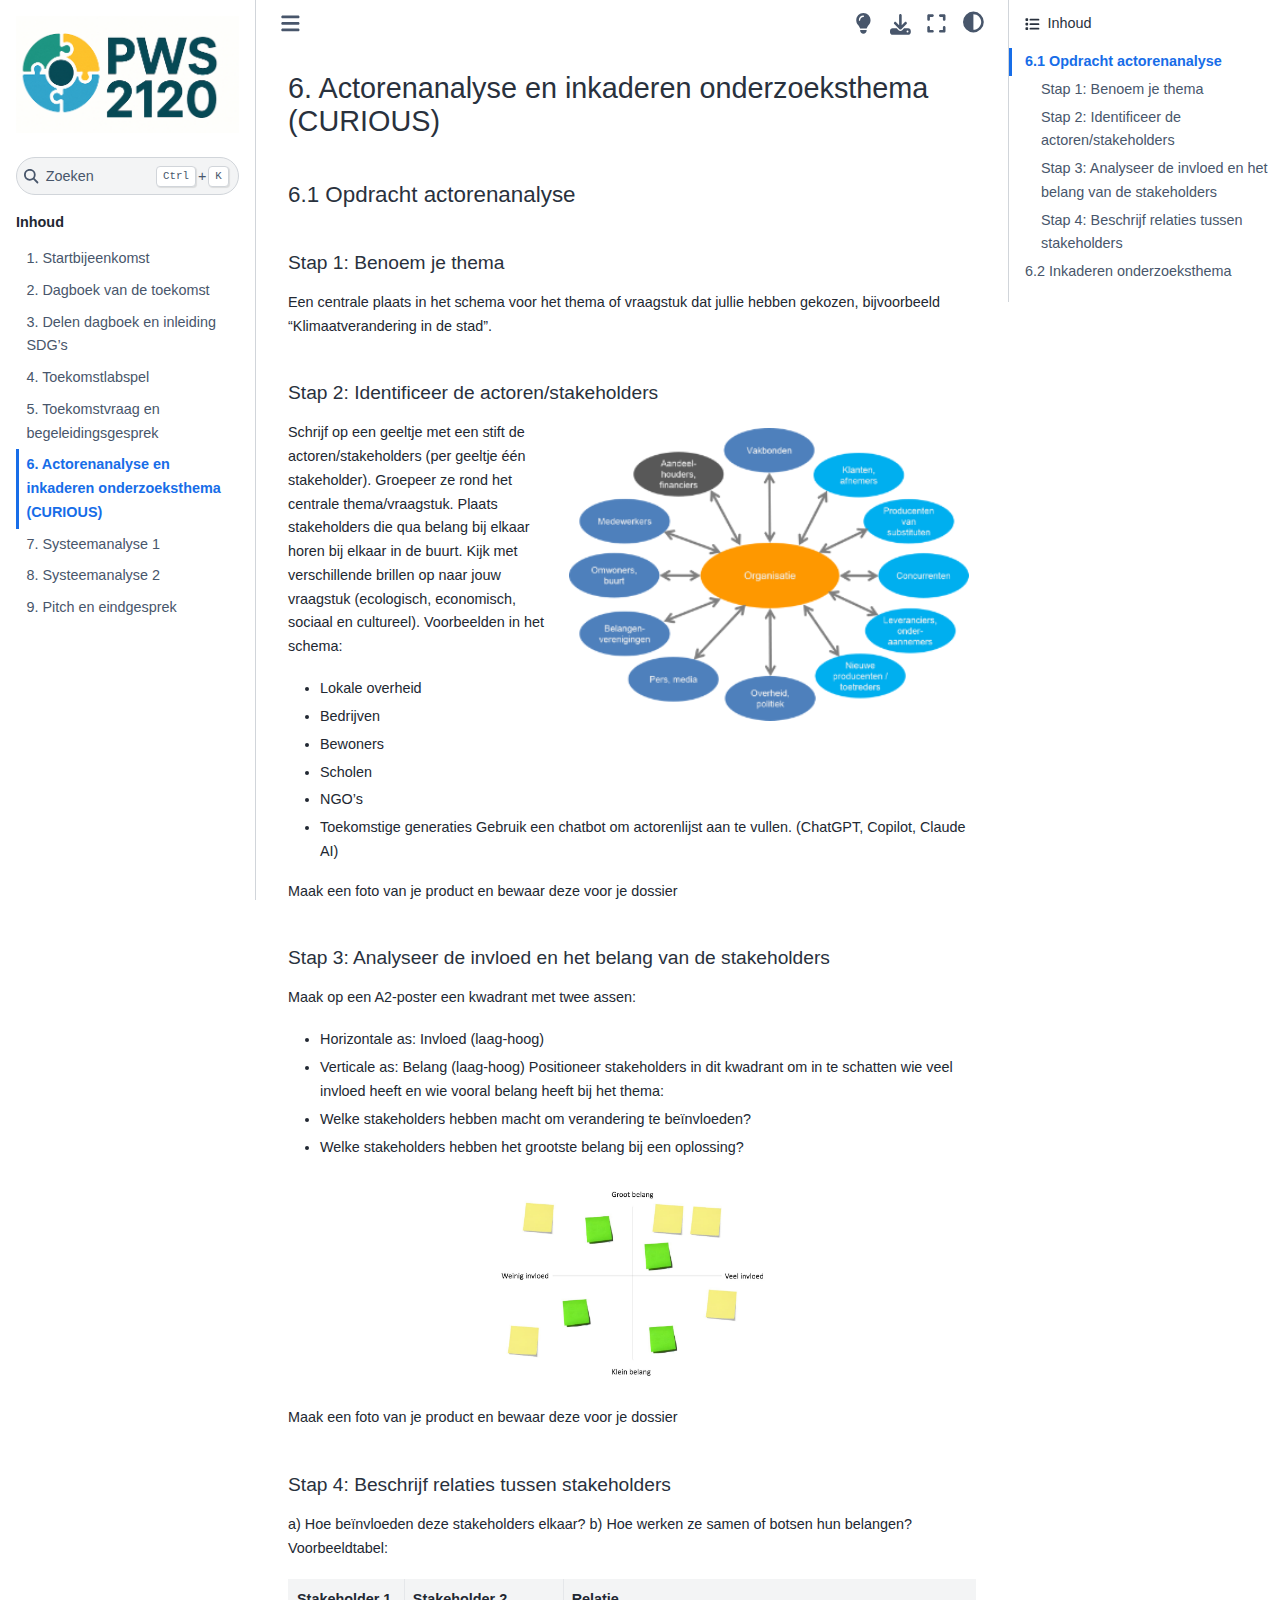
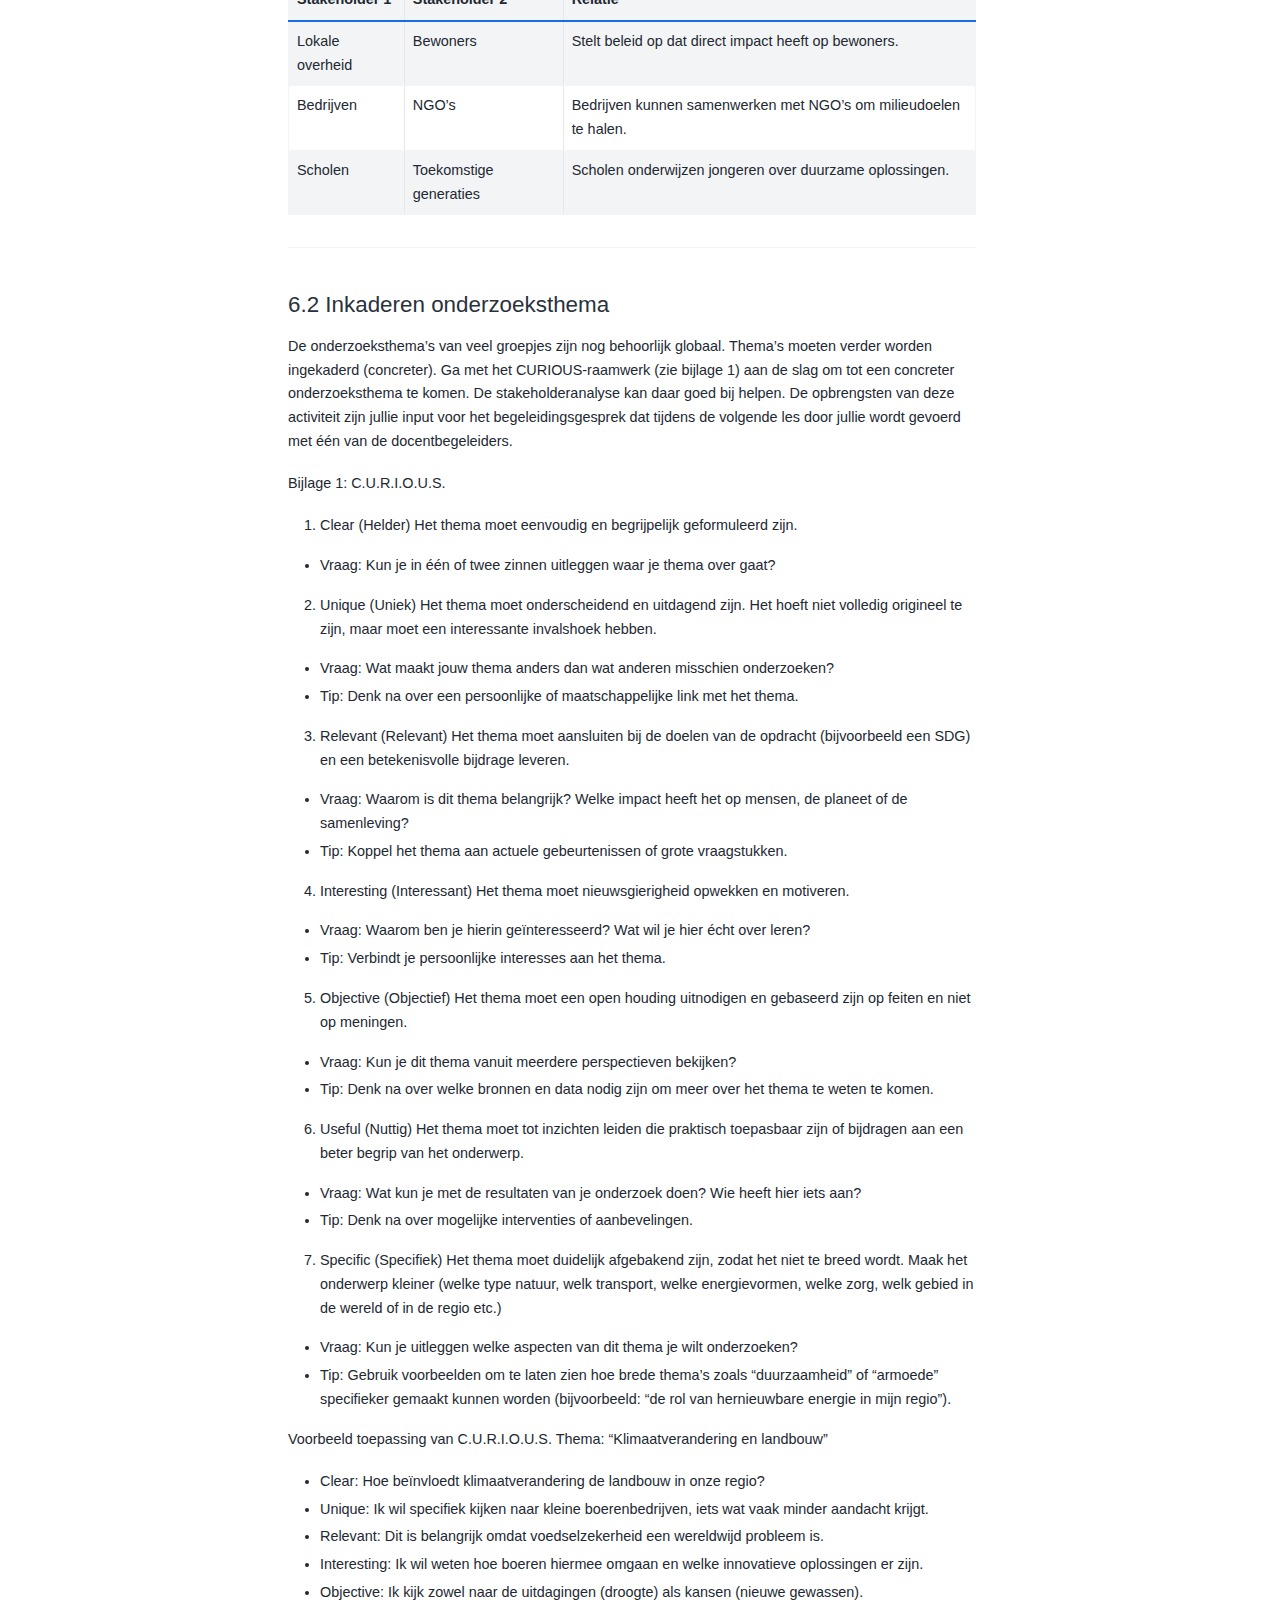
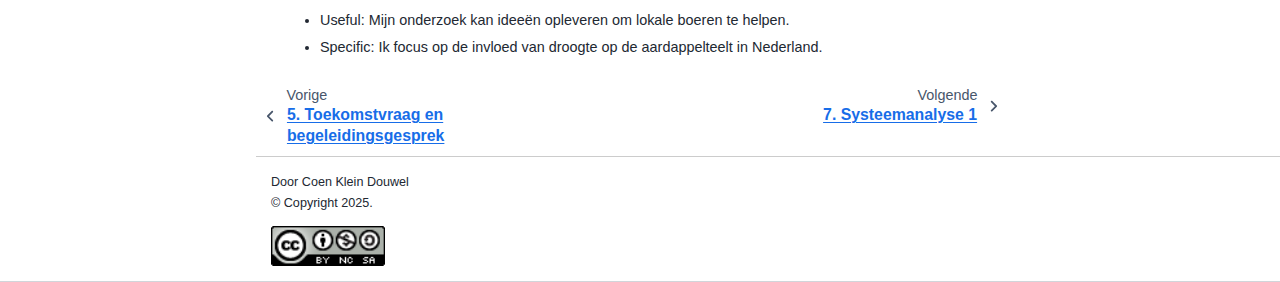
<file: docs/6. Actorenanalyse en inkaderen onderzoeksthema (CURIOUS).html>
<!DOCTYPE html>


<html lang="nl" data-content_root="./" >

  <head>
    <meta charset="utf-8" />
    <meta name="viewport" content="width=device-width, initial-scale=1.0" /><meta name="viewport" content="width=device-width, initial-scale=1" />

    <title>6. Actorenanalyse en inkaderen onderzoeksthema (CURIOUS) &#8212; PWS2120 leerlingmateriaal</title>
  
  
  
  <script data-cfasync="false">
    document.documentElement.dataset.mode = localStorage.getItem("mode") || "";
    document.documentElement.dataset.theme = localStorage.getItem("theme") || "";
  </script>
  
  <!-- Loaded before other Sphinx assets -->
  <link href="_static/styles/theme.css?digest=dfe6caa3a7d634c4db9b" rel="stylesheet" />
<link href="_static/styles/bootstrap.css?digest=dfe6caa3a7d634c4db9b" rel="stylesheet" />
<link href="_static/styles/pydata-sphinx-theme.css?digest=dfe6caa3a7d634c4db9b" rel="stylesheet" />

  
  <link href="_static/vendor/fontawesome/6.5.2/css/all.min.css?digest=dfe6caa3a7d634c4db9b" rel="stylesheet" />
  <link rel="preload" as="font" type="font/woff2" crossorigin href="_static/vendor/fontawesome/6.5.2/webfonts/fa-solid-900.woff2" />
<link rel="preload" as="font" type="font/woff2" crossorigin href="_static/vendor/fontawesome/6.5.2/webfonts/fa-brands-400.woff2" />
<link rel="preload" as="font" type="font/woff2" crossorigin href="_static/vendor/fontawesome/6.5.2/webfonts/fa-regular-400.woff2" />

    <link rel="stylesheet" type="text/css" href="_static/pygments.css?v=8f2a1f02" />
    <link rel="stylesheet" type="text/css" href="_static/styles/sphinx-book-theme.css?v=eba8b062" />
    <link rel="stylesheet" type="text/css" href="_static/custom.css?v=1ba0b2db" />
  
  <!-- Pre-loaded scripts that we'll load fully later -->
  <link rel="preload" as="script" href="_static/scripts/bootstrap.js?digest=dfe6caa3a7d634c4db9b" />
<link rel="preload" as="script" href="_static/scripts/pydata-sphinx-theme.js?digest=dfe6caa3a7d634c4db9b" />
  <script src="_static/vendor/fontawesome/6.5.2/js/all.min.js?digest=dfe6caa3a7d634c4db9b"></script>

    <script src="_static/documentation_options.js?v=fbc27867"></script>
    <script src="_static/doctools.js?v=9bcbadda"></script>
    <script src="_static/sphinx_highlight.js?v=dc90522c"></script>
    <script src="_static/scripts/sphinx-book-theme.js?v=887ef09a"></script>
    <script src="_static/translations.js?v=e4d38c6a"></script>
    <script>DOCUMENTATION_OPTIONS.pagename = '6. Actorenanalyse en inkaderen onderzoeksthema (CURIOUS)';</script>
    <link rel="index" title="Index" href="genindex.html" />
    <link rel="search" title="Zoeken" href="search.html" />
    <link rel="next" title="7. Systeemanalyse 1" href="7.%20Systeemanalyse%201.html" />
    <link rel="prev" title="5. Toekomstvraag en begeleidingsgesprek" href="5.%20Toekomstvraag%20en%20begeleidingsgesprek.html" />
  <meta name="viewport" content="width=device-width, initial-scale=1"/>
  <meta name="docsearch:language" content="nl"/>
  </head>
  
  
  <body data-bs-spy="scroll" data-bs-target=".bd-toc-nav" data-offset="180" data-bs-root-margin="0px 0px -60%" data-default-mode="">

  
  
  <div id="pst-skip-link" class="skip-link d-print-none"><a href="#main-content">Skip to main content</a></div>
  
  <div id="pst-scroll-pixel-helper"></div>
  
  <button type="button" class="btn rounded-pill" id="pst-back-to-top">
    <i class="fa-solid fa-arrow-up"></i>Back to top</button>

  
  <input type="checkbox"
          class="sidebar-toggle"
          id="pst-primary-sidebar-checkbox"/>
  <label class="overlay overlay-primary" for="pst-primary-sidebar-checkbox"></label>
  
  <input type="checkbox"
          class="sidebar-toggle"
          id="pst-secondary-sidebar-checkbox"/>
  <label class="overlay overlay-secondary" for="pst-secondary-sidebar-checkbox"></label>
  
  <div class="search-button__wrapper">
    <div class="search-button__overlay"></div>
    <div class="search-button__search-container">
<form class="bd-search d-flex align-items-center"
      action="search.html"
      method="get">
  <i class="fa-solid fa-magnifying-glass"></i>
  <input type="search"
         class="form-control"
         name="q"
         id="search-input"
         placeholder="Search..."
         aria-label="Search..."
         autocomplete="off"
         autocorrect="off"
         autocapitalize="off"
         spellcheck="false"/>
  <span class="search-button__kbd-shortcut"><kbd class="kbd-shortcut__modifier">Ctrl</kbd>+<kbd>K</kbd></span>
</form></div>
  </div>

  <div class="pst-async-banner-revealer d-none">
  <aside id="bd-header-version-warning" class="d-none d-print-none" aria-label="Version warning"></aside>
</div>

  
    <header class="bd-header navbar navbar-expand-lg bd-navbar d-print-none">
    </header>
  

  <div class="bd-container">
    <div class="bd-container__inner bd-page-width">
      
      
      
      <div class="bd-sidebar-primary bd-sidebar">
        

  
  <div class="sidebar-header-items sidebar-primary__section">
    
    
    
    
  </div>
  
    <div class="sidebar-primary-items__start sidebar-primary__section">
        <div class="sidebar-primary-item">

  
    
  

<a class="navbar-brand logo" href="index.html">
  
  
  
  
  
    
    
      
    
    
    <img src="_static/logo.png" class="logo__image only-light" alt="PWS2120 leerlingmateriaal - Home"/>
    <script>document.write(`<img src="_static/logo.png" class="logo__image only-dark" alt="PWS2120 leerlingmateriaal - Home"/>`);</script>
  
  
</a></div>
        <div class="sidebar-primary-item">

 <script>
 document.write(`
   <button class="btn search-button-field search-button__button" title="Zoeken" aria-label="Zoeken" data-bs-placement="bottom" data-bs-toggle="tooltip">
    <i class="fa-solid fa-magnifying-glass"></i>
    <span class="search-button__default-text">Zoeken</span>
    <span class="search-button__kbd-shortcut"><kbd class="kbd-shortcut__modifier">Ctrl</kbd>+<kbd class="kbd-shortcut__modifier">K</kbd></span>
   </button>
 `);
 </script></div>
        <div class="sidebar-primary-item"><nav class="bd-links bd-docs-nav" aria-label="Main">
    <div class="bd-toc-item navbar-nav active">
        <p aria-level="2" class="caption" role="heading"><span class="caption-text">Inhoud</span></p>
<ul class="current nav bd-sidenav">
<li class="toctree-l1"><a class="reference internal" href="1.%20Startbijeenkomst.html">1. Startbijeenkomst</a></li>
<li class="toctree-l1"><a class="reference internal" href="2.%20Dagboek%20van%20de%20toekomst.html">2. Dagboek van de toekomst</a></li>
<li class="toctree-l1"><a class="reference internal" href="3.%20Delen%20dagboek%20en%20inleiding%20SDG%27s.html">3. Delen dagboek en inleiding SDG’s</a></li>
<li class="toctree-l1"><a class="reference internal" href="4.%20Toekomstlabspel.html">4. Toekomstlabspel</a></li>
<li class="toctree-l1"><a class="reference internal" href="5.%20Toekomstvraag%20en%20begeleidingsgesprek.html">5. Toekomstvraag en begeleidingsgesprek</a></li>
<li class="toctree-l1 current active"><a class="current reference internal" href="#">6. Actorenanalyse en inkaderen onderzoeksthema (CURIOUS)</a></li>
<li class="toctree-l1"><a class="reference internal" href="7.%20Systeemanalyse%201.html">7. Systeemanalyse 1</a></li>
<li class="toctree-l1"><a class="reference internal" href="8.%20Systeemanalyse%202.html">8. Systeemanalyse 2</a></li>
<li class="toctree-l1"><a class="reference internal" href="9.%20Pitch%20en%20eindgesprek.html">9. Pitch en eindgesprek</a></li>
</ul>

    </div>
</nav></div>
    </div>
  
  
  <div class="sidebar-primary-items__end sidebar-primary__section">
  </div>
  
  <div id="rtd-footer-container"></div>


      </div>
      
      <main id="main-content" class="bd-main" role="main">
        
        

<div class="sbt-scroll-pixel-helper"></div>

          <div class="bd-content">
            <div class="bd-article-container">
              
              <div class="bd-header-article d-print-none">
<div class="header-article-items header-article__inner">
  
    <div class="header-article-items__start">
      
        <div class="header-article-item"><button class="sidebar-toggle primary-toggle btn btn-sm" title="Toggle primary sidebar" data-bs-placement="bottom" data-bs-toggle="tooltip">
  <span class="fa-solid fa-bars"></span>
</button></div>
      
    </div>
  
  
    <div class="header-article-items__end">
      
        <div class="header-article-item">

<div class="article-header-buttons">


<a href="https://github.com/coenkd/Astro-online/issues/new?title=Issue%20on%20page%20%2F6. Actorenanalyse en inkaderen onderzoeksthema (CURIOUS).html&body=Your%20issue%20content%20here." target="_blank"
   class="btn btn-sm btn-source-issues-button"
   title="Open een probleem"
   data-bs-placement="bottom" data-bs-toggle="tooltip"
>
  

<span class="btn__icon-container">
  <i class="fas fa-lightbulb"></i>
  </span>

</a>






<div class="dropdown dropdown-download-buttons">
  <button class="btn dropdown-toggle" type="button" data-bs-toggle="dropdown" aria-expanded="false" aria-label="Download deze pagina">
    <i class="fas fa-download"></i>
  </button>
  <ul class="dropdown-menu">
      
      
      
      <li><a href="_sources/6. Actorenanalyse en inkaderen onderzoeksthema (CURIOUS).md" target="_blank"
   class="btn btn-sm btn-download-source-button dropdown-item"
   title="Download het bronbestand"
   data-bs-placement="left" data-bs-toggle="tooltip"
>
  

<span class="btn__icon-container">
  <i class="fas fa-file"></i>
  </span>
<span class="btn__text-container">.md</span>
</a>
</li>
      
      
      
      
      <li>
<button onclick="window.print()"
  class="btn btn-sm btn-download-pdf-button dropdown-item"
  title="Afdrukken naar pdf"
  data-bs-placement="left" data-bs-toggle="tooltip"
>
  

<span class="btn__icon-container">
  <i class="fas fa-file-pdf"></i>
  </span>
<span class="btn__text-container">.pdf</span>
</button>
</li>
      
  </ul>
</div>




<button onclick="toggleFullScreen()"
  class="btn btn-sm btn-fullscreen-button"
  title="Volledig scherm"
  data-bs-placement="bottom" data-bs-toggle="tooltip"
>
  

<span class="btn__icon-container">
  <i class="fas fa-expand"></i>
  </span>

</button>



<script>
document.write(`
  <button class="btn btn-sm nav-link pst-navbar-icon theme-switch-button" title="light/dark" aria-label="light/dark" data-bs-placement="bottom" data-bs-toggle="tooltip">
    <i class="theme-switch fa-solid fa-sun fa-lg" data-mode="light"></i>
    <i class="theme-switch fa-solid fa-moon fa-lg" data-mode="dark"></i>
    <i class="theme-switch fa-solid fa-circle-half-stroke fa-lg" data-mode="auto"></i>
  </button>
`);
</script>


<script>
document.write(`
  <button class="btn btn-sm pst-navbar-icon search-button search-button__button" title="Zoeken" aria-label="Zoeken" data-bs-placement="bottom" data-bs-toggle="tooltip">
    <i class="fa-solid fa-magnifying-glass fa-lg"></i>
  </button>
`);
</script>
<button class="sidebar-toggle secondary-toggle btn btn-sm" title="Toggle secondary sidebar" data-bs-placement="bottom" data-bs-toggle="tooltip">
    <span class="fa-solid fa-list"></span>
</button>
</div></div>
      
    </div>
  
</div>
</div>
              
              

<div id="jb-print-docs-body" class="onlyprint">
    <h1>6. Actorenanalyse en inkaderen onderzoeksthema (CURIOUS)</h1>
    <!-- Table of contents -->
    <div id="print-main-content">
        <div id="jb-print-toc">
            
            <div>
                <h2> Inhoud </h2>
            </div>
            <nav aria-label="Page">
                <ul class="visible nav section-nav flex-column">
<li class="toc-h2 nav-item toc-entry"><a class="reference internal nav-link" href="#opdracht-actorenanalyse">6.1 Opdracht actorenanalyse</a><ul class="nav section-nav flex-column">
<li class="toc-h3 nav-item toc-entry"><a class="reference internal nav-link" href="#stap-1-benoem-je-thema">Stap 1: Benoem je thema</a></li>
<li class="toc-h3 nav-item toc-entry"><a class="reference internal nav-link" href="#stap-2-identificeer-de-actoren-stakeholders">Stap 2: Identificeer de actoren/stakeholders</a></li>
<li class="toc-h3 nav-item toc-entry"><a class="reference internal nav-link" href="#stap-3-analyseer-de-invloed-en-het-belang-van-de-stakeholders">Stap 3: Analyseer de invloed en het belang van de stakeholders</a></li>
<li class="toc-h3 nav-item toc-entry"><a class="reference internal nav-link" href="#stap-4-beschrijf-relaties-tussen-stakeholders">Stap 4: Beschrijf relaties tussen stakeholders</a></li>
</ul>
</li>
<li class="toc-h2 nav-item toc-entry"><a class="reference internal nav-link" href="#inkaderen-onderzoeksthema">6.2 Inkaderen onderzoeksthema</a></li>
</ul>
            </nav>
        </div>
    </div>
</div>

              
                
<div id="searchbox"></div>
                <article class="bd-article">
                  
  <section class="tex2jax_ignore mathjax_ignore" id="actorenanalyse-en-inkaderen-onderzoeksthema-curious">
<h1>6. Actorenanalyse en inkaderen onderzoeksthema (CURIOUS)<a class="headerlink" href="#actorenanalyse-en-inkaderen-onderzoeksthema-curious" title="Link to this heading">#</a></h1>
<section id="opdracht-actorenanalyse">
<h2>6.1 Opdracht actorenanalyse<a class="headerlink" href="#opdracht-actorenanalyse" title="Link to this heading">#</a></h2>
<section id="stap-1-benoem-je-thema">
<h3>Stap 1: Benoem je thema<a class="headerlink" href="#stap-1-benoem-je-thema" title="Link to this heading">#</a></h3>
<p>Een centrale plaats in het schema voor het thema of vraagstuk dat jullie hebben gekozen, bijvoorbeeld “Klimaatverandering in de stad”.</p>
</section>
<section id="stap-2-identificeer-de-actoren-stakeholders">
<h3>Stap 2: Identificeer de actoren/stakeholders<a class="headerlink" href="#stap-2-identificeer-de-actoren-stakeholders" title="Link to this heading">#</a></h3>
<figure class="align-right" id="actorenweb">
<a class="reference internal image-reference" href="_images/actorenweb.png"><img alt="_images/actorenweb.png" src="_images/actorenweb.png" style="width: 400px;" />
</a>
</figure>
<p>Schrijf op een geeltje met een stift de actoren/stakeholders (per geeltje één stakeholder). Groepeer ze rond het centrale thema/vraagstuk. Plaats stakeholders die qua belang bij elkaar horen bij elkaar in de buurt. Kijk met verschillende brillen op naar jouw vraagstuk (ecologisch, economisch, sociaal en cultureel).
Voorbeelden in het schema:</p>
<ul class="simple">
<li><p>Lokale overheid</p></li>
<li><p>Bedrijven</p></li>
<li><p>Bewoners</p></li>
<li><p>Scholen</p></li>
<li><p>NGO’s</p></li>
<li><p>Toekomstige generaties
Gebruik een chatbot om actorenlijst aan te vullen. (ChatGPT, Copilot, Claude AI)</p></li>
</ul>
<p>Maak een foto van je product en bewaar deze voor je dossier</p>
</section>
<section id="stap-3-analyseer-de-invloed-en-het-belang-van-de-stakeholders">
<h3>Stap 3: Analyseer de invloed en het belang van de stakeholders<a class="headerlink" href="#stap-3-analyseer-de-invloed-en-het-belang-van-de-stakeholders" title="Link to this heading">#</a></h3>
<p>Maak op een A2-poster een kwadrant met twee assen:</p>
<ul class="simple">
<li><p>Horizontale as: Invloed (laag-hoog)</p></li>
<li><p>Verticale as: Belang (laag-hoog)
Positioneer stakeholders in dit kwadrant om in te schatten wie veel invloed heeft en wie vooral belang heeft bij het thema:</p></li>
<li><p>Welke stakeholders hebben macht om verandering te beïnvloeden?</p></li>
<li><p>Welke stakeholders hebben het grootste belang bij een oplossing?</p></li>
</ul>
<figure class="align-center" id="kwadranten">
<a class="reference internal image-reference" href="_images/kwadrantenactoren.png"><img alt="_images/kwadrantenactoren.png" src="_images/kwadrantenactoren.png" style="width: 300px;" />
</a>
</figure>
<p>Maak een foto van je product en bewaar deze voor je dossier</p>
</section>
<section id="stap-4-beschrijf-relaties-tussen-stakeholders">
<h3>Stap 4: Beschrijf relaties tussen stakeholders<a class="headerlink" href="#stap-4-beschrijf-relaties-tussen-stakeholders" title="Link to this heading">#</a></h3>
<p>a)	Hoe beïnvloeden deze stakeholders elkaar?
b)	Hoe werken ze samen of botsen hun belangen?
Voorbeeldtabel:</p>
<div class="pst-scrollable-table-container"><table class="table">
<thead>
<tr class="row-odd"><th class="head"><p>Stakeholder 1</p></th>
<th class="head"><p>Stakeholder 2</p></th>
<th class="head"><p>Relatie</p></th>
</tr>
</thead>
<tbody>
<tr class="row-even"><td><p>Lokale overheid</p></td>
<td><p>Bewoners</p></td>
<td><p>Stelt beleid op dat direct impact heeft op bewoners.</p></td>
</tr>
<tr class="row-odd"><td><p>Bedrijven</p></td>
<td><p>NGO’s</p></td>
<td><p>Bedrijven kunnen samenwerken met NGO’s om milieudoelen te halen.</p></td>
</tr>
<tr class="row-even"><td><p>Scholen</p></td>
<td><p>Toekomstige generaties</p></td>
<td><p>Scholen onderwijzen jongeren over duurzame oplossingen.</p></td>
</tr>
</tbody>
</table>
</div>
</section>
</section>
<hr class="docutils" />
<section id="inkaderen-onderzoeksthema">
<h2>6.2 Inkaderen onderzoeksthema<a class="headerlink" href="#inkaderen-onderzoeksthema" title="Link to this heading">#</a></h2>
<p>De onderzoeksthema’s van veel groepjes zijn nog behoorlijk globaal. Thema’s moeten verder worden ingekaderd (concreter).
Ga met het CURIOUS-raamwerk (zie bijlage 1) aan de slag om tot een concreter onderzoeksthema te komen. De stakeholderanalyse kan daar goed bij helpen.
De opbrengsten van deze activiteit zijn jullie input voor het begeleidingsgesprek dat tijdens de volgende les door jullie wordt gevoerd met één van de docentbegeleiders.</p>
<p>Bijlage 1: C.U.R.I.O.U.S.</p>
<ol class="arabic simple">
<li><p>Clear (Helder)
Het thema moet eenvoudig en begrijpelijk geformuleerd zijn.</p></li>
</ol>
<ul class="simple">
<li><p>Vraag: Kun je in één of twee zinnen uitleggen waar je thema over gaat?</p></li>
</ul>
<ol class="arabic simple" start="2">
<li><p>Unique (Uniek)
Het thema moet onderscheidend en uitdagend zijn. Het hoeft niet volledig origineel te zijn, maar moet een interessante invalshoek hebben.</p></li>
</ol>
<ul class="simple">
<li><p>Vraag: Wat maakt jouw thema anders dan wat anderen misschien onderzoeken?</p></li>
<li><p>Tip: Denk na over een persoonlijke of maatschappelijke link met het thema.</p></li>
</ul>
<ol class="arabic simple" start="3">
<li><p>Relevant (Relevant)
Het thema moet aansluiten bij de doelen van de opdracht (bijvoorbeeld een SDG) en een betekenisvolle bijdrage leveren.</p></li>
</ol>
<ul class="simple">
<li><p>Vraag: Waarom is dit thema belangrijk? Welke impact heeft het op mensen, de planeet of de samenleving?</p></li>
<li><p>Tip: Koppel het thema aan actuele gebeurtenissen of grote vraagstukken.</p></li>
</ul>
<ol class="arabic simple" start="4">
<li><p>Interesting (Interessant)
Het thema moet nieuwsgierigheid opwekken en motiveren.</p></li>
</ol>
<ul class="simple">
<li><p>Vraag: Waarom ben je hierin geïnteresseerd? Wat wil je hier écht over leren?</p></li>
<li><p>Tip: Verbindt je persoonlijke interesses aan het thema.</p></li>
</ul>
<ol class="arabic simple" start="5">
<li><p>Objective (Objectief)
Het thema moet een open houding uitnodigen en gebaseerd zijn op feiten en niet op meningen.</p></li>
</ol>
<ul class="simple">
<li><p>Vraag: Kun je dit thema vanuit meerdere perspectieven bekijken?</p></li>
<li><p>Tip: Denk na over welke bronnen en data nodig zijn om meer over het thema te weten te komen.</p></li>
</ul>
<ol class="arabic simple" start="6">
<li><p>Useful (Nuttig)
Het thema moet tot inzichten leiden die praktisch toepasbaar zijn of bijdragen aan een beter begrip van het onderwerp.</p></li>
</ol>
<ul class="simple">
<li><p>Vraag: Wat kun je met de resultaten van je onderzoek doen? Wie heeft hier iets aan?</p></li>
<li><p>Tip: Denk na over mogelijke interventies of aanbevelingen.</p></li>
</ul>
<ol class="arabic simple" start="7">
<li><p>Specific (Specifiek)
Het thema moet duidelijk afgebakend zijn, zodat het niet te breed wordt. Maak het onderwerp kleiner (welke type natuur, welk transport, welke energievormen, welke zorg, welk gebied in de wereld of in de regio etc.)</p></li>
</ol>
<ul class="simple">
<li><p>Vraag: Kun je uitleggen welke aspecten van dit thema je wilt onderzoeken?</p></li>
<li><p>Tip: Gebruik voorbeelden om te laten zien hoe brede thema’s zoals “duurzaamheid” of “armoede” specifieker gemaakt kunnen worden (bijvoorbeeld: “de rol van hernieuwbare energie in mijn regio”).</p></li>
</ul>
<p>Voorbeeld toepassing van C.U.R.I.O.U.S.
Thema: “Klimaatverandering en landbouw”</p>
<ul class="simple">
<li><p>Clear: Hoe beïnvloedt klimaatverandering de landbouw in onze regio?</p></li>
<li><p>Unique: Ik wil specifiek kijken naar kleine boerenbedrijven, iets wat vaak minder aandacht krijgt.</p></li>
<li><p>Relevant: Dit is belangrijk omdat voedselzekerheid een wereldwijd probleem is.</p></li>
<li><p>Interesting: Ik wil weten hoe boeren hiermee omgaan en welke innovatieve oplossingen er zijn.</p></li>
<li><p>Objective: Ik kijk zowel naar de uitdagingen (droogte) als kansen (nieuwe gewassen).</p></li>
<li><p>Useful: Mijn onderzoek kan ideeën opleveren om lokale boeren te helpen.</p></li>
<li><p>Specific: Ik focus op de invloed van droogte op de aardappelteelt in Nederland.</p></li>
</ul>
</section>
</section>


                </article>
              

              
              
              
              
                <footer class="prev-next-footer d-print-none">
                  
<div class="prev-next-area">
    <a class="left-prev"
       href="5.%20Toekomstvraag%20en%20begeleidingsgesprek.html"
       title="previous page">
      <i class="fa-solid fa-angle-left"></i>
      <div class="prev-next-info">
        <p class="prev-next-subtitle">vorige</p>
        <p class="prev-next-title">5. Toekomstvraag en begeleidingsgesprek</p>
      </div>
    </a>
    <a class="right-next"
       href="7.%20Systeemanalyse%201.html"
       title="next page">
      <div class="prev-next-info">
        <p class="prev-next-subtitle">volgende</p>
        <p class="prev-next-title">7. Systeemanalyse 1</p>
      </div>
      <i class="fa-solid fa-angle-right"></i>
    </a>
</div>
                </footer>
              
            </div>
            
            
              
                <div class="bd-sidebar-secondary bd-toc"><div class="sidebar-secondary-items sidebar-secondary__inner">


  <div class="sidebar-secondary-item">
  <div class="page-toc tocsection onthispage">
    <i class="fa-solid fa-list"></i> Inhoud
  </div>
  <nav class="bd-toc-nav page-toc">
    <ul class="visible nav section-nav flex-column">
<li class="toc-h2 nav-item toc-entry"><a class="reference internal nav-link" href="#opdracht-actorenanalyse">6.1 Opdracht actorenanalyse</a><ul class="nav section-nav flex-column">
<li class="toc-h3 nav-item toc-entry"><a class="reference internal nav-link" href="#stap-1-benoem-je-thema">Stap 1: Benoem je thema</a></li>
<li class="toc-h3 nav-item toc-entry"><a class="reference internal nav-link" href="#stap-2-identificeer-de-actoren-stakeholders">Stap 2: Identificeer de actoren/stakeholders</a></li>
<li class="toc-h3 nav-item toc-entry"><a class="reference internal nav-link" href="#stap-3-analyseer-de-invloed-en-het-belang-van-de-stakeholders">Stap 3: Analyseer de invloed en het belang van de stakeholders</a></li>
<li class="toc-h3 nav-item toc-entry"><a class="reference internal nav-link" href="#stap-4-beschrijf-relaties-tussen-stakeholders">Stap 4: Beschrijf relaties tussen stakeholders</a></li>
</ul>
</li>
<li class="toc-h2 nav-item toc-entry"><a class="reference internal nav-link" href="#inkaderen-onderzoeksthema">6.2 Inkaderen onderzoeksthema</a></li>
</ul>
  </nav></div>

</div></div>
              
            
          </div>
          <footer class="bd-footer-content">
            
<div class="bd-footer-content__inner container">
  
  <div class="footer-item">
    
<p class="component-author">
Door Coen Klein Douwel
</p>

  </div>
  
  <div class="footer-item">
    

  <p class="copyright">
    
      © Copyright 2025.
      <br/>
    
  </p>

  </div>
  
  <div class="footer-item">
    
  </div>
  
  <div class="footer-item">
    
<div class="extra_footer">
  
        <div style="text-align: left; margin-top: 1em;">
            <a href="https://creativecommons.org/licenses/by-nc-sa/4.0/" target="_blank" rel="noopener noreferrer">
                <img alt="Creative Commons Licentie" src="_static/cc.png" style="height: 40px;" />
            </a>
           
        </div>
    
</div>
  </div>
  
</div>
          </footer>
        

      </main>
    </div>
  </div>
  
  <!-- Scripts loaded after <body> so the DOM is not blocked -->
  <script src="_static/scripts/bootstrap.js?digest=dfe6caa3a7d634c4db9b"></script>
<script src="_static/scripts/pydata-sphinx-theme.js?digest=dfe6caa3a7d634c4db9b"></script>

  <footer class="bd-footer">
  </footer>
  </body>
</html>
</file>
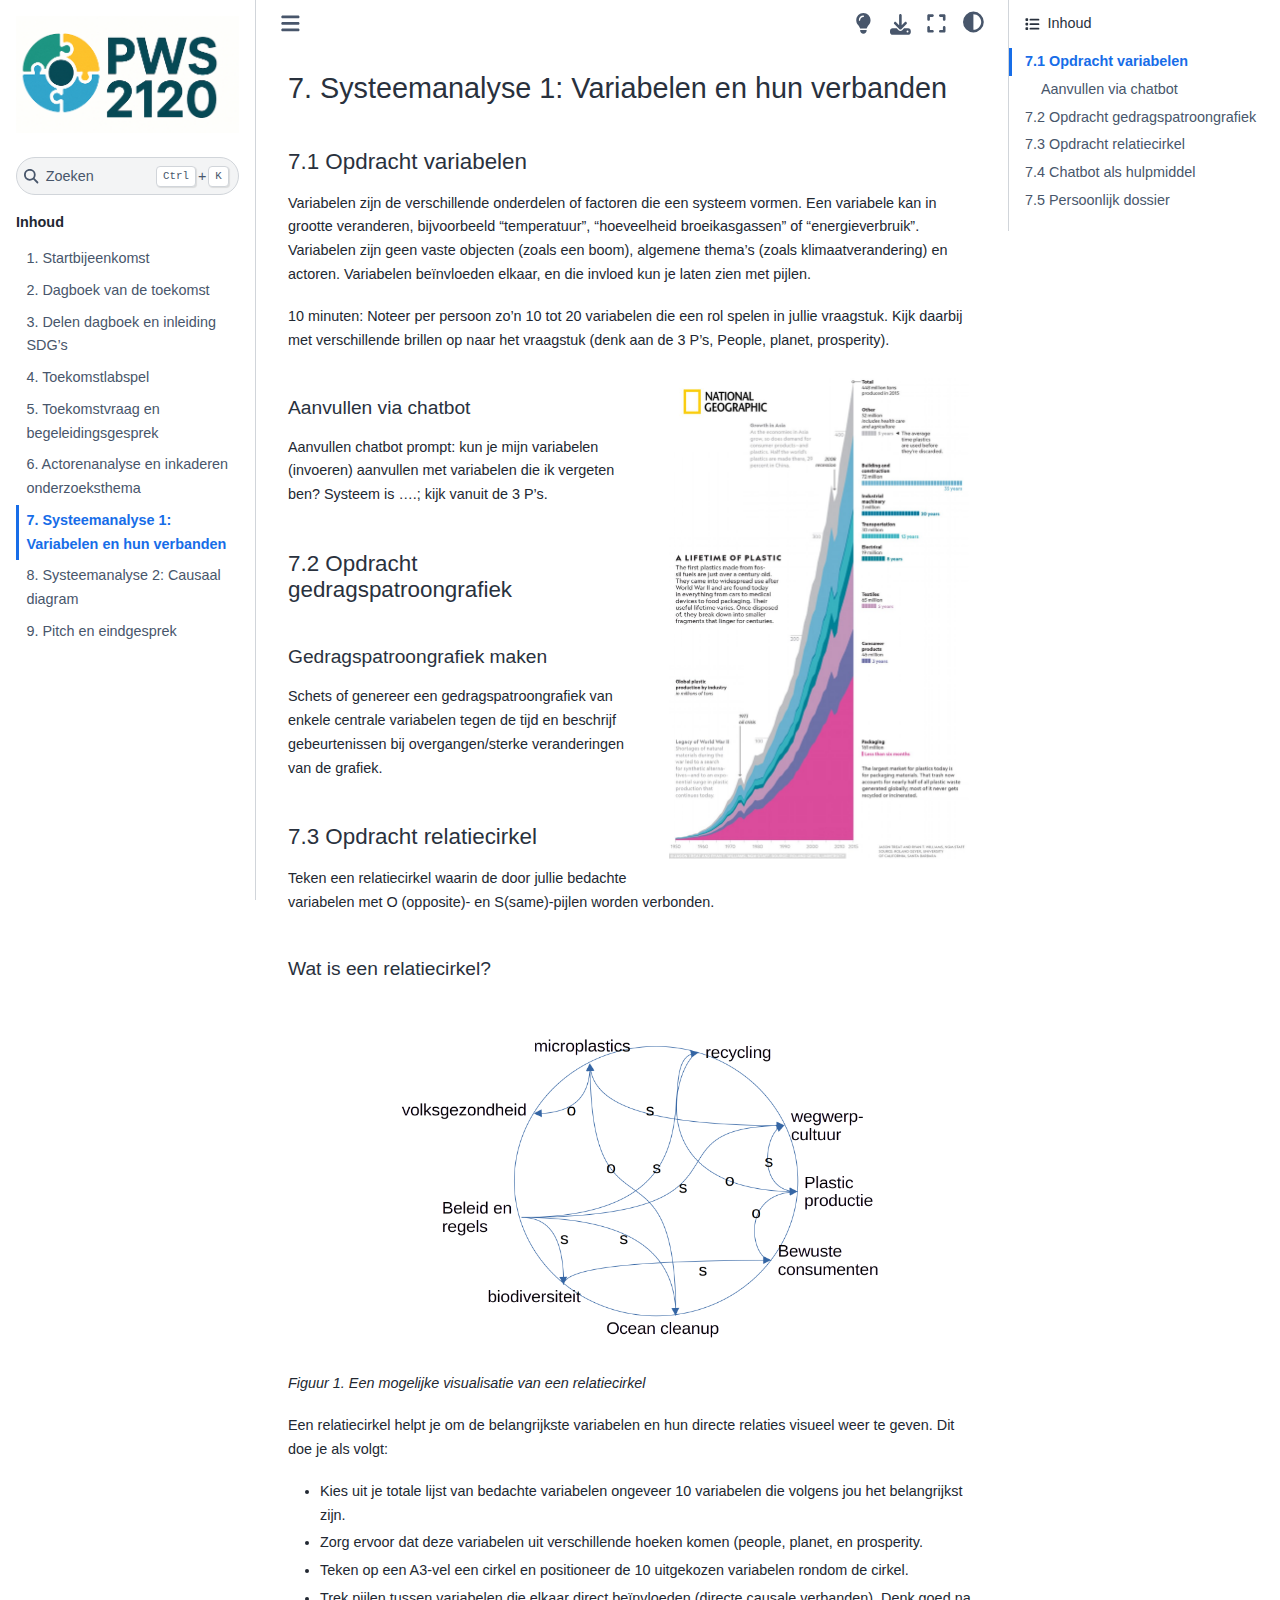
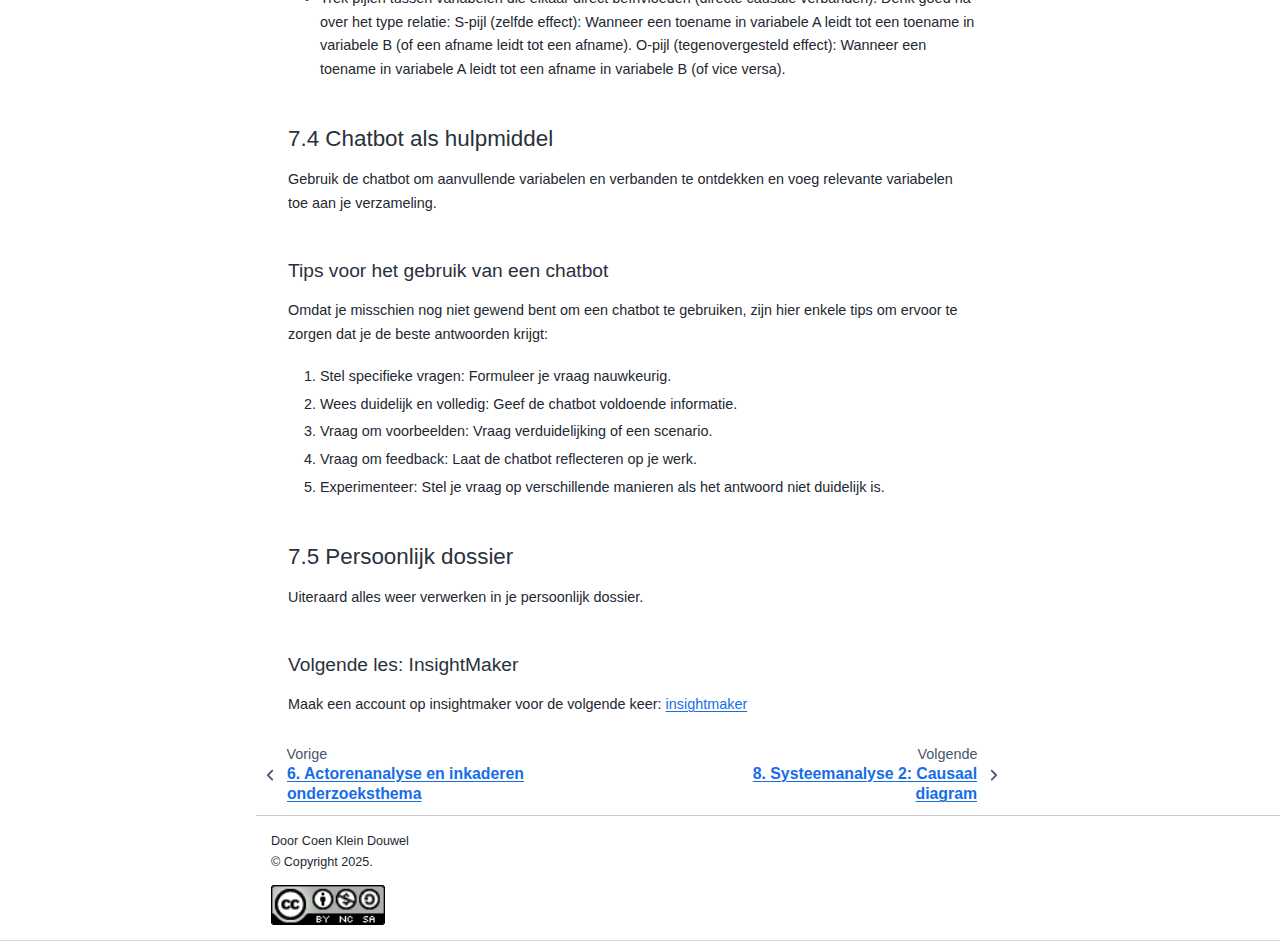
<file: docs/7. Systeemanalyse 1.html>
<!DOCTYPE html>


<html lang="nl" data-content_root="./" >

  <head>
    <meta charset="utf-8" />
    <meta name="viewport" content="width=device-width, initial-scale=1.0" /><meta name="viewport" content="width=device-width, initial-scale=1" />

    <title>7. Systeemanalyse 1: Variabelen en hun verbanden &#8212; PWS2120 leerlingmateriaal</title>
  
  
  
  <script data-cfasync="false">
    document.documentElement.dataset.mode = localStorage.getItem("mode") || "";
    document.documentElement.dataset.theme = localStorage.getItem("theme") || "";
  </script>
  
  <!-- Loaded before other Sphinx assets -->
  <link href="_static/styles/theme.css?digest=dfe6caa3a7d634c4db9b" rel="stylesheet" />
<link href="_static/styles/bootstrap.css?digest=dfe6caa3a7d634c4db9b" rel="stylesheet" />
<link href="_static/styles/pydata-sphinx-theme.css?digest=dfe6caa3a7d634c4db9b" rel="stylesheet" />

  
  <link href="_static/vendor/fontawesome/6.5.2/css/all.min.css?digest=dfe6caa3a7d634c4db9b" rel="stylesheet" />
  <link rel="preload" as="font" type="font/woff2" crossorigin href="_static/vendor/fontawesome/6.5.2/webfonts/fa-solid-900.woff2" />
<link rel="preload" as="font" type="font/woff2" crossorigin href="_static/vendor/fontawesome/6.5.2/webfonts/fa-brands-400.woff2" />
<link rel="preload" as="font" type="font/woff2" crossorigin href="_static/vendor/fontawesome/6.5.2/webfonts/fa-regular-400.woff2" />

    <link rel="stylesheet" type="text/css" href="_static/pygments.css?v=8f2a1f02" />
    <link rel="stylesheet" type="text/css" href="_static/styles/sphinx-book-theme.css?v=eba8b062" />
    <link rel="stylesheet" type="text/css" href="_static/custom.css?v=1ba0b2db" />
  
  <!-- Pre-loaded scripts that we'll load fully later -->
  <link rel="preload" as="script" href="_static/scripts/bootstrap.js?digest=dfe6caa3a7d634c4db9b" />
<link rel="preload" as="script" href="_static/scripts/pydata-sphinx-theme.js?digest=dfe6caa3a7d634c4db9b" />
  <script src="_static/vendor/fontawesome/6.5.2/js/all.min.js?digest=dfe6caa3a7d634c4db9b"></script>

    <script src="_static/documentation_options.js?v=fbc27867"></script>
    <script src="_static/doctools.js?v=9bcbadda"></script>
    <script src="_static/sphinx_highlight.js?v=dc90522c"></script>
    <script src="_static/scripts/sphinx-book-theme.js?v=887ef09a"></script>
    <script src="_static/translations.js?v=e4d38c6a"></script>
    <script>DOCUMENTATION_OPTIONS.pagename = '7. Systeemanalyse 1';</script>
    <link rel="index" title="Index" href="genindex.html" />
    <link rel="search" title="Zoeken" href="search.html" />
    <link rel="next" title="8. Systeemanalyse 2: Causaal diagram" href="8.%20Systeemanalyse%202.html" />
    <link rel="prev" title="6. Actorenanalyse en inkaderen onderzoeksthema" href="6.%20Actorenanalyse%20en%20inkaderen%20onderzoeksthema%20%28CURIOUS%29.html" />
  <meta name="viewport" content="width=device-width, initial-scale=1"/>
  <meta name="docsearch:language" content="nl"/>
  </head>
  
  
  <body data-bs-spy="scroll" data-bs-target=".bd-toc-nav" data-offset="180" data-bs-root-margin="0px 0px -60%" data-default-mode="">

  
  
  <div id="pst-skip-link" class="skip-link d-print-none"><a href="#main-content">Skip to main content</a></div>
  
  <div id="pst-scroll-pixel-helper"></div>
  
  <button type="button" class="btn rounded-pill" id="pst-back-to-top">
    <i class="fa-solid fa-arrow-up"></i>Back to top</button>

  
  <input type="checkbox"
          class="sidebar-toggle"
          id="pst-primary-sidebar-checkbox"/>
  <label class="overlay overlay-primary" for="pst-primary-sidebar-checkbox"></label>
  
  <input type="checkbox"
          class="sidebar-toggle"
          id="pst-secondary-sidebar-checkbox"/>
  <label class="overlay overlay-secondary" for="pst-secondary-sidebar-checkbox"></label>
  
  <div class="search-button__wrapper">
    <div class="search-button__overlay"></div>
    <div class="search-button__search-container">
<form class="bd-search d-flex align-items-center"
      action="search.html"
      method="get">
  <i class="fa-solid fa-magnifying-glass"></i>
  <input type="search"
         class="form-control"
         name="q"
         id="search-input"
         placeholder="Search..."
         aria-label="Search..."
         autocomplete="off"
         autocorrect="off"
         autocapitalize="off"
         spellcheck="false"/>
  <span class="search-button__kbd-shortcut"><kbd class="kbd-shortcut__modifier">Ctrl</kbd>+<kbd>K</kbd></span>
</form></div>
  </div>

  <div class="pst-async-banner-revealer d-none">
  <aside id="bd-header-version-warning" class="d-none d-print-none" aria-label="Version warning"></aside>
</div>

  
    <header class="bd-header navbar navbar-expand-lg bd-navbar d-print-none">
    </header>
  

  <div class="bd-container">
    <div class="bd-container__inner bd-page-width">
      
      
      
      <div class="bd-sidebar-primary bd-sidebar">
        

  
  <div class="sidebar-header-items sidebar-primary__section">
    
    
    
    
  </div>
  
    <div class="sidebar-primary-items__start sidebar-primary__section">
        <div class="sidebar-primary-item">

  
    
  

<a class="navbar-brand logo" href="index.html">
  
  
  
  
  
    
    
      
    
    
    <img src="_static/logo.png" class="logo__image only-light" alt="PWS2120 leerlingmateriaal - Home"/>
    <script>document.write(`<img src="_static/logo.png" class="logo__image only-dark" alt="PWS2120 leerlingmateriaal - Home"/>`);</script>
  
  
</a></div>
        <div class="sidebar-primary-item">

 <script>
 document.write(`
   <button class="btn search-button-field search-button__button" title="Zoeken" aria-label="Zoeken" data-bs-placement="bottom" data-bs-toggle="tooltip">
    <i class="fa-solid fa-magnifying-glass"></i>
    <span class="search-button__default-text">Zoeken</span>
    <span class="search-button__kbd-shortcut"><kbd class="kbd-shortcut__modifier">Ctrl</kbd>+<kbd class="kbd-shortcut__modifier">K</kbd></span>
   </button>
 `);
 </script></div>
        <div class="sidebar-primary-item"><nav class="bd-links bd-docs-nav" aria-label="Main">
    <div class="bd-toc-item navbar-nav active">
        <p aria-level="2" class="caption" role="heading"><span class="caption-text">Inhoud</span></p>
<ul class="current nav bd-sidenav">
<li class="toctree-l1"><a class="reference internal" href="1.%20Startbijeenkomst.html">1. Startbijeenkomst</a></li>
<li class="toctree-l1"><a class="reference internal" href="2.%20Dagboek%20van%20de%20toekomst.html">2. Dagboek van de toekomst</a></li>
<li class="toctree-l1"><a class="reference internal" href="3.%20Delen%20dagboek%20en%20inleiding%20SDG%27s.html">3. Delen dagboek en inleiding SDG’s</a></li>
<li class="toctree-l1"><a class="reference internal" href="4.%20Toekomstlabspel.html">4. Toekomstlabspel</a></li>
<li class="toctree-l1"><a class="reference internal" href="5.%20Toekomstvraag%20en%20begeleidingsgesprek.html">5. Toekomstvraag en begeleidingsgesprek</a></li>
<li class="toctree-l1"><a class="reference internal" href="6.%20Actorenanalyse%20en%20inkaderen%20onderzoeksthema%20%28CURIOUS%29.html">6. Actorenanalyse en inkaderen onderzoeksthema</a></li>
<li class="toctree-l1 current active"><a class="current reference internal" href="#">7. Systeemanalyse 1: Variabelen en hun verbanden</a></li>
<li class="toctree-l1"><a class="reference internal" href="8.%20Systeemanalyse%202.html">8. Systeemanalyse 2: Causaal diagram</a></li>
<li class="toctree-l1"><a class="reference internal" href="9.%20Pitch%20en%20eindgesprek.html">9. Pitch en eindgesprek</a></li>
</ul>

    </div>
</nav></div>
    </div>
  
  
  <div class="sidebar-primary-items__end sidebar-primary__section">
  </div>
  
  <div id="rtd-footer-container"></div>


      </div>
      
      <main id="main-content" class="bd-main" role="main">
        
        

<div class="sbt-scroll-pixel-helper"></div>

          <div class="bd-content">
            <div class="bd-article-container">
              
              <div class="bd-header-article d-print-none">
<div class="header-article-items header-article__inner">
  
    <div class="header-article-items__start">
      
        <div class="header-article-item"><button class="sidebar-toggle primary-toggle btn btn-sm" title="Toggle primary sidebar" data-bs-placement="bottom" data-bs-toggle="tooltip">
  <span class="fa-solid fa-bars"></span>
</button></div>
      
    </div>
  
  
    <div class="header-article-items__end">
      
        <div class="header-article-item">

<div class="article-header-buttons">


<a href="https://github.com/coenkd/Astro-online/issues/new?title=Issue%20on%20page%20%2F7. Systeemanalyse 1.html&body=Your%20issue%20content%20here." target="_blank"
   class="btn btn-sm btn-source-issues-button"
   title="Open een probleem"
   data-bs-placement="bottom" data-bs-toggle="tooltip"
>
  

<span class="btn__icon-container">
  <i class="fas fa-lightbulb"></i>
  </span>

</a>






<div class="dropdown dropdown-download-buttons">
  <button class="btn dropdown-toggle" type="button" data-bs-toggle="dropdown" aria-expanded="false" aria-label="Download deze pagina">
    <i class="fas fa-download"></i>
  </button>
  <ul class="dropdown-menu">
      
      
      
      <li><a href="_sources/7. Systeemanalyse 1.md" target="_blank"
   class="btn btn-sm btn-download-source-button dropdown-item"
   title="Download het bronbestand"
   data-bs-placement="left" data-bs-toggle="tooltip"
>
  

<span class="btn__icon-container">
  <i class="fas fa-file"></i>
  </span>
<span class="btn__text-container">.md</span>
</a>
</li>
      
      
      
      
      <li>
<button onclick="window.print()"
  class="btn btn-sm btn-download-pdf-button dropdown-item"
  title="Afdrukken naar pdf"
  data-bs-placement="left" data-bs-toggle="tooltip"
>
  

<span class="btn__icon-container">
  <i class="fas fa-file-pdf"></i>
  </span>
<span class="btn__text-container">.pdf</span>
</button>
</li>
      
  </ul>
</div>




<button onclick="toggleFullScreen()"
  class="btn btn-sm btn-fullscreen-button"
  title="Volledig scherm"
  data-bs-placement="bottom" data-bs-toggle="tooltip"
>
  

<span class="btn__icon-container">
  <i class="fas fa-expand"></i>
  </span>

</button>



<script>
document.write(`
  <button class="btn btn-sm nav-link pst-navbar-icon theme-switch-button" title="light/dark" aria-label="light/dark" data-bs-placement="bottom" data-bs-toggle="tooltip">
    <i class="theme-switch fa-solid fa-sun fa-lg" data-mode="light"></i>
    <i class="theme-switch fa-solid fa-moon fa-lg" data-mode="dark"></i>
    <i class="theme-switch fa-solid fa-circle-half-stroke fa-lg" data-mode="auto"></i>
  </button>
`);
</script>


<script>
document.write(`
  <button class="btn btn-sm pst-navbar-icon search-button search-button__button" title="Zoeken" aria-label="Zoeken" data-bs-placement="bottom" data-bs-toggle="tooltip">
    <i class="fa-solid fa-magnifying-glass fa-lg"></i>
  </button>
`);
</script>
<button class="sidebar-toggle secondary-toggle btn btn-sm" title="Toggle secondary sidebar" data-bs-placement="bottom" data-bs-toggle="tooltip">
    <span class="fa-solid fa-list"></span>
</button>
</div></div>
      
    </div>
  
</div>
</div>
              
              

<div id="jb-print-docs-body" class="onlyprint">
    <h1>7. Systeemanalyse 1: Variabelen en hun verbanden</h1>
    <!-- Table of contents -->
    <div id="print-main-content">
        <div id="jb-print-toc">
            
            <div>
                <h2> Inhoud </h2>
            </div>
            <nav aria-label="Page">
                <ul class="visible nav section-nav flex-column">
<li class="toc-h2 nav-item toc-entry"><a class="reference internal nav-link" href="#opdracht-variabelen">7.1 Opdracht variabelen</a><ul class="nav section-nav flex-column">
<li class="toc-h3 nav-item toc-entry"><a class="reference internal nav-link" href="#aanvullen-via-chatbot">Aanvullen via chatbot</a></li>
</ul>
</li>
<li class="toc-h2 nav-item toc-entry"><a class="reference internal nav-link" href="#opdracht-gedragspatroongrafiek">7.2 Opdracht gedragspatroongrafiek</a><ul class="nav section-nav flex-column">
<li class="toc-h3 nav-item toc-entry"><a class="reference internal nav-link" href="#gedragspatroongrafiek-maken">Gedragspatroongrafiek maken</a></li>
</ul>
</li>
<li class="toc-h2 nav-item toc-entry"><a class="reference internal nav-link" href="#opdracht-relatiecirkel">7.3 Opdracht relatiecirkel</a><ul class="nav section-nav flex-column">
<li class="toc-h3 nav-item toc-entry"><a class="reference internal nav-link" href="#wat-is-een-relatiecirkel">Wat is een relatiecirkel?</a></li>
</ul>
</li>
<li class="toc-h2 nav-item toc-entry"><a class="reference internal nav-link" href="#chatbot-als-hulpmiddel">7.4 Chatbot als hulpmiddel</a><ul class="nav section-nav flex-column">
<li class="toc-h3 nav-item toc-entry"><a class="reference internal nav-link" href="#tips-voor-het-gebruik-van-een-chatbot">Tips voor het gebruik van een chatbot</a></li>
</ul>
</li>
<li class="toc-h2 nav-item toc-entry"><a class="reference internal nav-link" href="#persoonlijk-dossier">7.5 Persoonlijk dossier</a><ul class="nav section-nav flex-column">
<li class="toc-h3 nav-item toc-entry"><a class="reference internal nav-link" href="#volgende-les-insightmaker">Volgende les: InsightMaker</a></li>
</ul>
</li>
</ul>
            </nav>
        </div>
    </div>
</div>

              
                
<div id="searchbox"></div>
                <article class="bd-article">
                  
  <section class="tex2jax_ignore mathjax_ignore" id="systeemanalyse-1-variabelen-en-hun-verbanden">
<h1>7. Systeemanalyse 1: Variabelen en hun verbanden<a class="headerlink" href="#systeemanalyse-1-variabelen-en-hun-verbanden" title="Link to this heading">#</a></h1>
<section id="opdracht-variabelen">
<h2>7.1 Opdracht variabelen<a class="headerlink" href="#opdracht-variabelen" title="Link to this heading">#</a></h2>
<p>Variabelen zijn de verschillende onderdelen of factoren die een systeem vormen. Een variabele kan in grootte veranderen, bijvoorbeeld “temperatuur”, “hoeveelheid broeikasgassen” of “energieverbruik”. Variabelen zijn geen vaste objecten (zoals een boom), algemene thema’s (zoals klimaatverandering) en actoren. Variabelen beïnvloeden elkaar, en die invloed kun je laten zien met pijlen.</p>
<p>10 minuten: Noteer per persoon zo’n 10 tot 20 variabelen die een rol spelen in jullie vraagstuk. Kijk daarbij met verschillende brillen op naar het vraagstuk (denk aan de 3 P’s, People, planet, prosperity).</p>
<figure class="align-right" id="gedragspatroongrafiek">
<a class="reference internal image-reference" href="_images/gedragspatroon.png"><img alt="_images/gedragspatroon.png" src="_images/gedragspatroon.png" style="width: 300px;" />
</a>
</figure>
<section id="aanvullen-via-chatbot">
<h3>Aanvullen via chatbot<a class="headerlink" href="#aanvullen-via-chatbot" title="Link to this heading">#</a></h3>
<p>Aanvullen chatbot prompt: kun je mijn variabelen (invoeren) aanvullen met variabelen die ik vergeten ben? Systeem is ….; kijk vanuit de 3 P’s.</p>
</section>
</section>
<section id="opdracht-gedragspatroongrafiek">
<h2>7.2 Opdracht gedragspatroongrafiek<a class="headerlink" href="#opdracht-gedragspatroongrafiek" title="Link to this heading">#</a></h2>
<section id="gedragspatroongrafiek-maken">
<h3>Gedragspatroongrafiek maken<a class="headerlink" href="#gedragspatroongrafiek-maken" title="Link to this heading">#</a></h3>
<p>Schets of genereer een gedragspatroongrafiek van enkele centrale variabelen tegen de tijd en beschrijf gebeurtenissen bij overgangen/sterke veranderingen van de grafiek.</p>
</section>
</section>
<section id="opdracht-relatiecirkel">
<h2>7.3 Opdracht relatiecirkel<a class="headerlink" href="#opdracht-relatiecirkel" title="Link to this heading">#</a></h2>
<p>Teken een relatiecirkel waarin de door jullie bedachte variabelen met O (opposite)- en  S(same)-pijlen worden verbonden.</p>
<section id="wat-is-een-relatiecirkel">
<h3>Wat is een relatiecirkel?<a class="headerlink" href="#wat-is-een-relatiecirkel" title="Link to this heading">#</a></h3>
<figure class="align-center" id="relatiecirkel">
<a class="reference internal image-reference" href="_images/plastic_soep_relatiecirkel.png"><img alt="_images/plastic_soep_relatiecirkel.png" src="_images/plastic_soep_relatiecirkel.png" style="width: 500px;" />
</a>
</figure>
<p><em>Figuur 1. Een mogelijke visualisatie van een relatiecirkel</em></p>
<p>Een relatiecirkel helpt je om de belangrijkste variabelen en hun directe relaties visueel weer te geven. Dit doe je als volgt:</p>
<ul class="simple">
<li><p>Kies uit je totale lijst van bedachte variabelen ongeveer 10 variabelen die volgens jou het belangrijkst zijn.</p></li>
<li><p>Zorg ervoor dat deze variabelen uit verschillende hoeken komen (people, planet, en prosperity.</p></li>
<li><p>Teken op een A3-vel een cirkel en positioneer de 10 uitgekozen variabelen rondom de cirkel.</p></li>
<li><p>Trek pijlen tussen variabelen die elkaar direct beïnvloeden (directe causale verbanden). Denk goed na over het type relatie: S-pijl (zelfde effect): Wanneer een toename in variabele A leidt tot een toename in variabele B (of een afname leidt tot een afname).
O-pijl (tegenovergesteld effect): Wanneer een toename in variabele A leidt tot een afname in variabele B (of vice versa).</p></li>
</ul>
</section>
</section>
<section id="chatbot-als-hulpmiddel">
<h2>7.4 Chatbot als hulpmiddel<a class="headerlink" href="#chatbot-als-hulpmiddel" title="Link to this heading">#</a></h2>
<p>Gebruik de chatbot om aanvullende variabelen en verbanden te ontdekken en voeg relevante variabelen toe aan je verzameling.</p>
<section id="tips-voor-het-gebruik-van-een-chatbot">
<h3>Tips voor het gebruik van een chatbot<a class="headerlink" href="#tips-voor-het-gebruik-van-een-chatbot" title="Link to this heading">#</a></h3>
<p>Omdat je misschien nog niet gewend bent om een chatbot te gebruiken, zijn hier enkele tips om ervoor te zorgen dat je de beste antwoorden krijgt:</p>
<ol class="arabic simple">
<li><p>Stel specifieke vragen: Formuleer je vraag nauwkeurig.</p></li>
<li><p>Wees duidelijk en volledig: Geef de chatbot voldoende informatie.</p></li>
<li><p>Vraag om voorbeelden: Vraag verduidelijking of een scenario.</p></li>
<li><p>Vraag om feedback: Laat de chatbot reflecteren op je werk.</p></li>
<li><p>Experimenteer: Stel je vraag op verschillende manieren als het antwoord niet duidelijk is.</p></li>
</ol>
</section>
</section>
<section id="persoonlijk-dossier">
<h2>7.5 Persoonlijk dossier<a class="headerlink" href="#persoonlijk-dossier" title="Link to this heading">#</a></h2>
<p>Uiteraard alles weer verwerken in je persoonlijk dossier.</p>
<section id="volgende-les-insightmaker">
<h3>Volgende les: InsightMaker<a class="headerlink" href="#volgende-les-insightmaker" title="Link to this heading">#</a></h3>
<p>Maak een account op insightmaker voor de volgende keer: <a class="reference external" href="https://insightmaker.com/">insightmaker</a></p>
</section>
</section>
</section>


                </article>
              

              
              
              
              
                <footer class="prev-next-footer d-print-none">
                  
<div class="prev-next-area">
    <a class="left-prev"
       href="6.%20Actorenanalyse%20en%20inkaderen%20onderzoeksthema%20%28CURIOUS%29.html"
       title="previous page">
      <i class="fa-solid fa-angle-left"></i>
      <div class="prev-next-info">
        <p class="prev-next-subtitle">vorige</p>
        <p class="prev-next-title">6. Actorenanalyse en inkaderen onderzoeksthema</p>
      </div>
    </a>
    <a class="right-next"
       href="8.%20Systeemanalyse%202.html"
       title="next page">
      <div class="prev-next-info">
        <p class="prev-next-subtitle">volgende</p>
        <p class="prev-next-title">8. Systeemanalyse 2: Causaal diagram</p>
      </div>
      <i class="fa-solid fa-angle-right"></i>
    </a>
</div>
                </footer>
              
            </div>
            
            
              
                <div class="bd-sidebar-secondary bd-toc"><div class="sidebar-secondary-items sidebar-secondary__inner">


  <div class="sidebar-secondary-item">
  <div class="page-toc tocsection onthispage">
    <i class="fa-solid fa-list"></i> Inhoud
  </div>
  <nav class="bd-toc-nav page-toc">
    <ul class="visible nav section-nav flex-column">
<li class="toc-h2 nav-item toc-entry"><a class="reference internal nav-link" href="#opdracht-variabelen">7.1 Opdracht variabelen</a><ul class="nav section-nav flex-column">
<li class="toc-h3 nav-item toc-entry"><a class="reference internal nav-link" href="#aanvullen-via-chatbot">Aanvullen via chatbot</a></li>
</ul>
</li>
<li class="toc-h2 nav-item toc-entry"><a class="reference internal nav-link" href="#opdracht-gedragspatroongrafiek">7.2 Opdracht gedragspatroongrafiek</a><ul class="nav section-nav flex-column">
<li class="toc-h3 nav-item toc-entry"><a class="reference internal nav-link" href="#gedragspatroongrafiek-maken">Gedragspatroongrafiek maken</a></li>
</ul>
</li>
<li class="toc-h2 nav-item toc-entry"><a class="reference internal nav-link" href="#opdracht-relatiecirkel">7.3 Opdracht relatiecirkel</a><ul class="nav section-nav flex-column">
<li class="toc-h3 nav-item toc-entry"><a class="reference internal nav-link" href="#wat-is-een-relatiecirkel">Wat is een relatiecirkel?</a></li>
</ul>
</li>
<li class="toc-h2 nav-item toc-entry"><a class="reference internal nav-link" href="#chatbot-als-hulpmiddel">7.4 Chatbot als hulpmiddel</a><ul class="nav section-nav flex-column">
<li class="toc-h3 nav-item toc-entry"><a class="reference internal nav-link" href="#tips-voor-het-gebruik-van-een-chatbot">Tips voor het gebruik van een chatbot</a></li>
</ul>
</li>
<li class="toc-h2 nav-item toc-entry"><a class="reference internal nav-link" href="#persoonlijk-dossier">7.5 Persoonlijk dossier</a><ul class="nav section-nav flex-column">
<li class="toc-h3 nav-item toc-entry"><a class="reference internal nav-link" href="#volgende-les-insightmaker">Volgende les: InsightMaker</a></li>
</ul>
</li>
</ul>
  </nav></div>

</div></div>
              
            
          </div>
          <footer class="bd-footer-content">
            
<div class="bd-footer-content__inner container">
  
  <div class="footer-item">
    
<p class="component-author">
Door Coen Klein Douwel
</p>

  </div>
  
  <div class="footer-item">
    

  <p class="copyright">
    
      © Copyright 2025.
      <br/>
    
  </p>

  </div>
  
  <div class="footer-item">
    
  </div>
  
  <div class="footer-item">
    
<div class="extra_footer">
  
        <div style="text-align: left; margin-top: 1em;">
            <a href="https://creativecommons.org/licenses/by-nc-sa/4.0/" target="_blank" rel="noopener noreferrer">
                <img alt="Creative Commons Licentie" src="_static/cc.png" style="height: 40px;" />
            </a>
           
        </div>
    
</div>
  </div>
  
</div>
          </footer>
        

      </main>
    </div>
  </div>
  
  <!-- Scripts loaded after <body> so the DOM is not blocked -->
  <script src="_static/scripts/bootstrap.js?digest=dfe6caa3a7d634c4db9b"></script>
<script src="_static/scripts/pydata-sphinx-theme.js?digest=dfe6caa3a7d634c4db9b"></script>

  <footer class="bd-footer">
  </footer>
  </body>
</html>
</file>
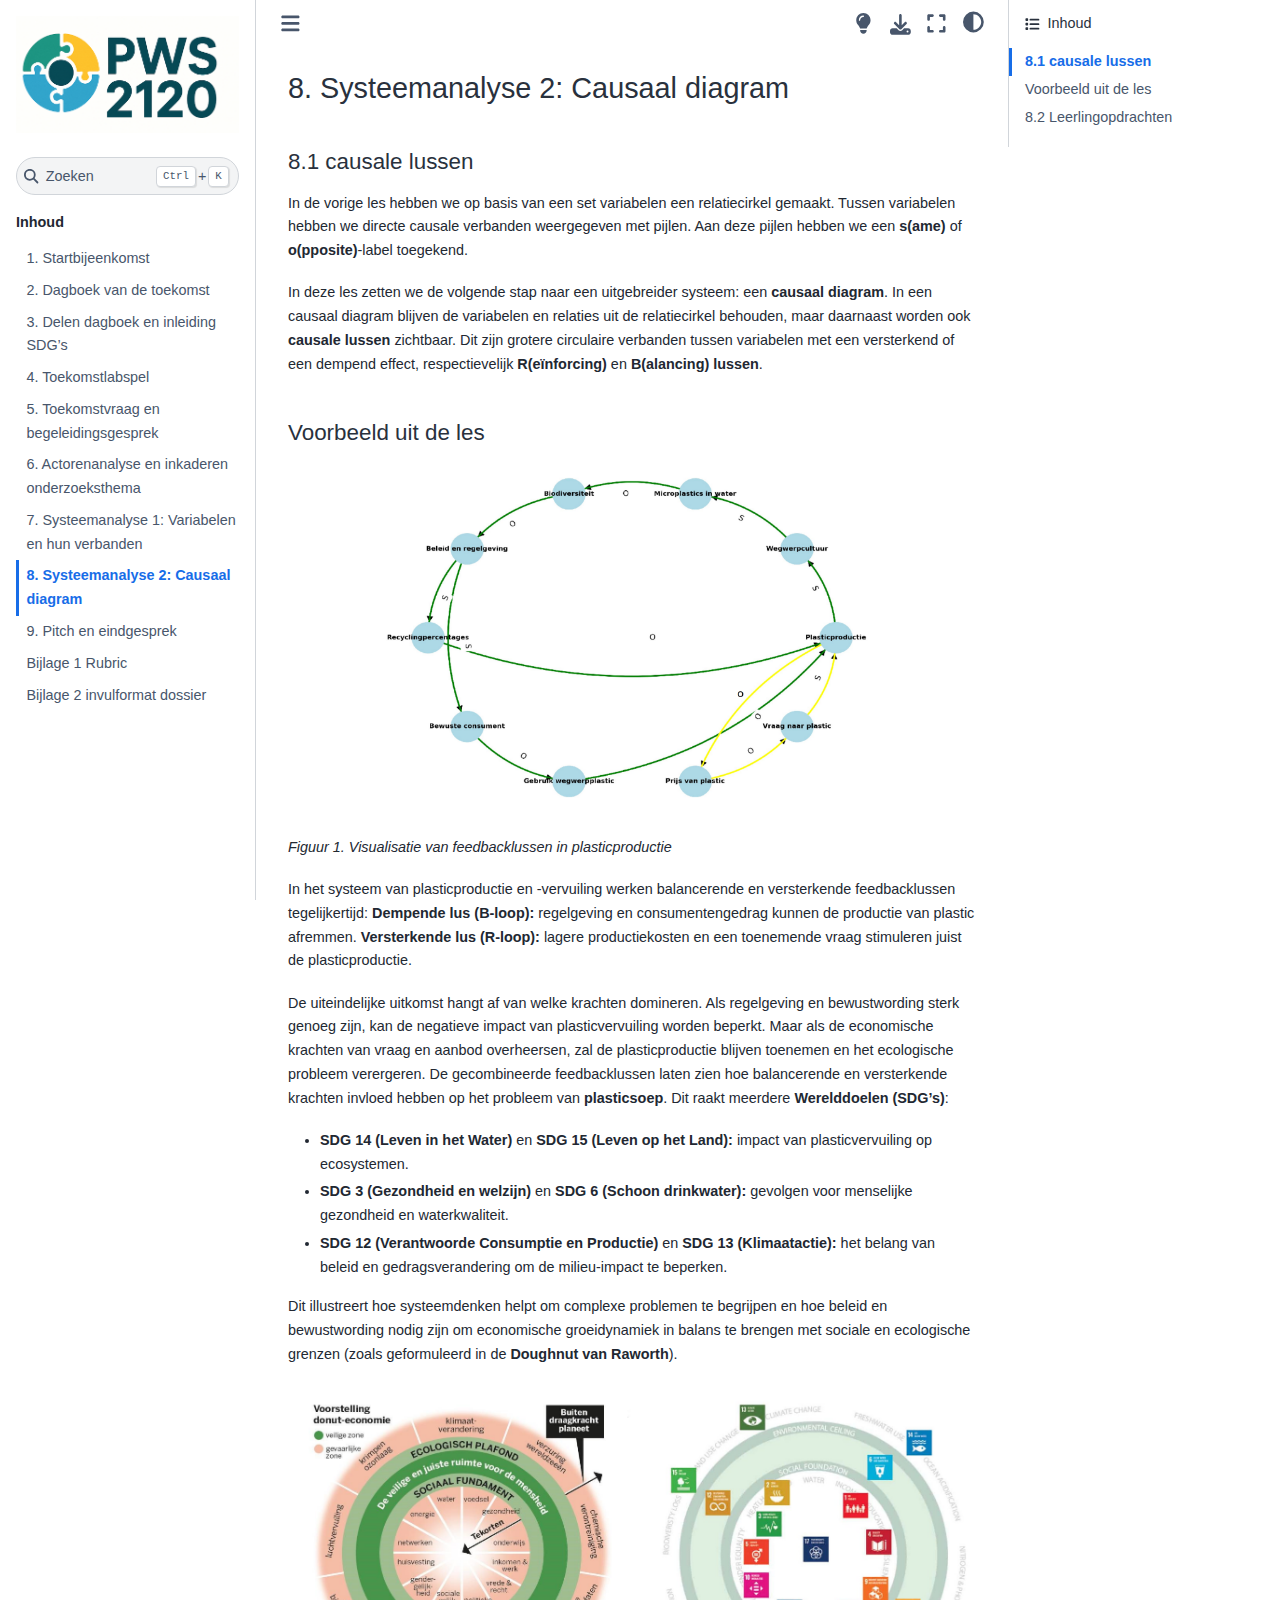
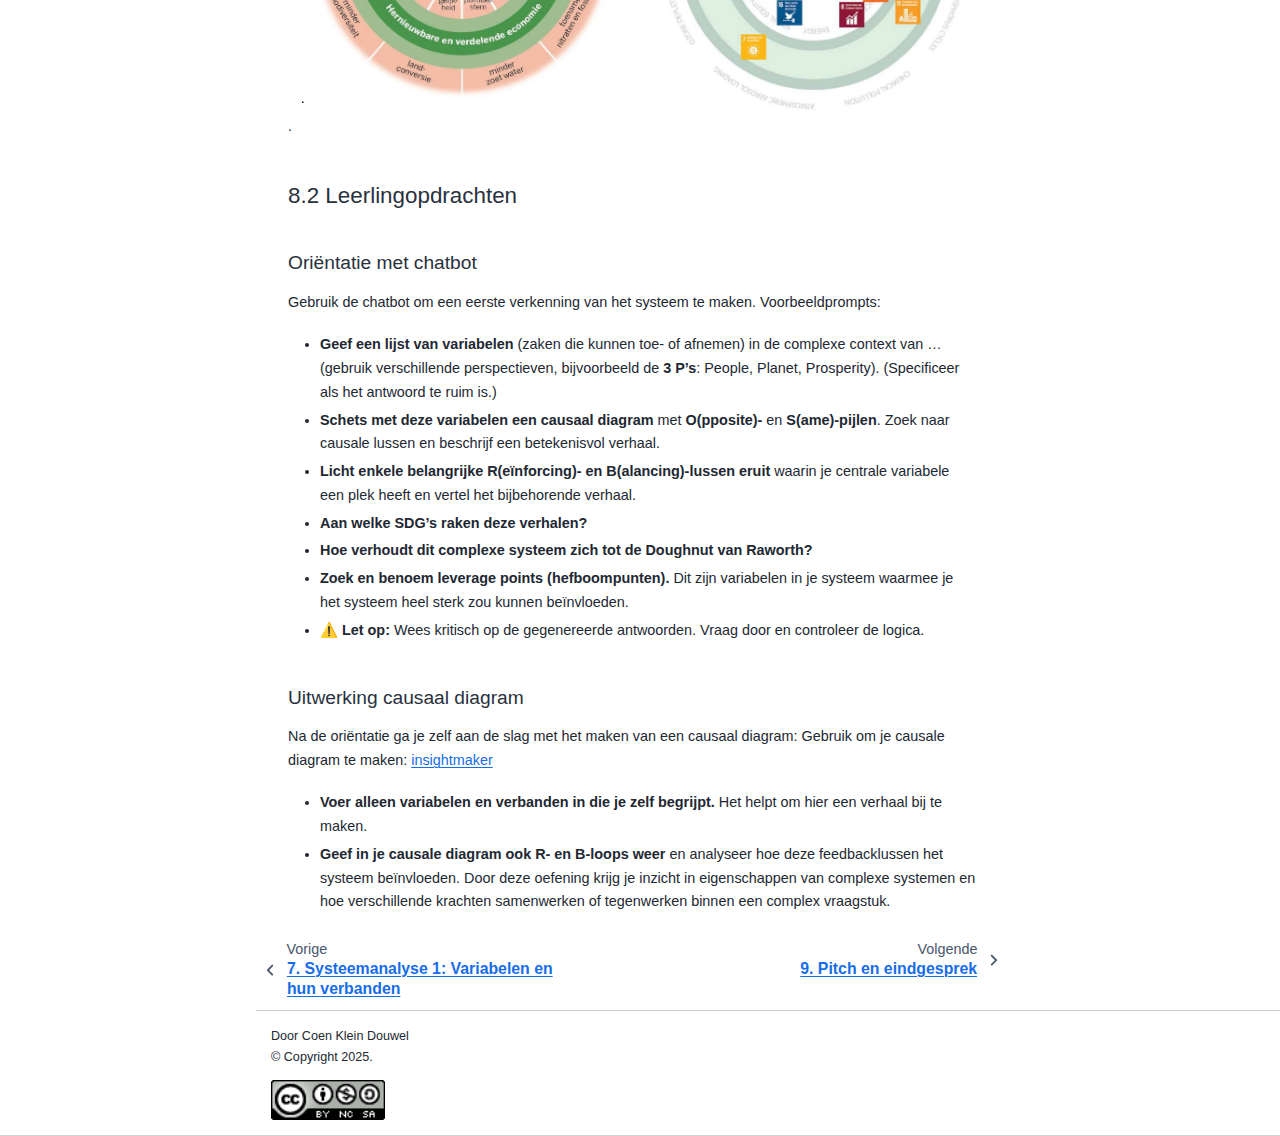
<file: docs/8. Systeemanalyse 2.html>
<!DOCTYPE html>


<html lang="nl" data-content_root="./" >

  <head>
    <meta charset="utf-8" />
    <meta name="viewport" content="width=device-width, initial-scale=1.0" /><meta name="viewport" content="width=device-width, initial-scale=1" />

    <title>8. Systeemanalyse 2: Causaal diagram &#8212; PWS2120 leerlingmateriaal</title>
  
  
  
  <script data-cfasync="false">
    document.documentElement.dataset.mode = localStorage.getItem("mode") || "";
    document.documentElement.dataset.theme = localStorage.getItem("theme") || "";
  </script>
  
  <!-- Loaded before other Sphinx assets -->
  <link href="_static/styles/theme.css?digest=dfe6caa3a7d634c4db9b" rel="stylesheet" />
<link href="_static/styles/bootstrap.css?digest=dfe6caa3a7d634c4db9b" rel="stylesheet" />
<link href="_static/styles/pydata-sphinx-theme.css?digest=dfe6caa3a7d634c4db9b" rel="stylesheet" />

  
  <link href="_static/vendor/fontawesome/6.5.2/css/all.min.css?digest=dfe6caa3a7d634c4db9b" rel="stylesheet" />
  <link rel="preload" as="font" type="font/woff2" crossorigin href="_static/vendor/fontawesome/6.5.2/webfonts/fa-solid-900.woff2" />
<link rel="preload" as="font" type="font/woff2" crossorigin href="_static/vendor/fontawesome/6.5.2/webfonts/fa-brands-400.woff2" />
<link rel="preload" as="font" type="font/woff2" crossorigin href="_static/vendor/fontawesome/6.5.2/webfonts/fa-regular-400.woff2" />

    <link rel="stylesheet" type="text/css" href="_static/pygments.css?v=8f2a1f02" />
    <link rel="stylesheet" type="text/css" href="_static/styles/sphinx-book-theme.css?v=eba8b062" />
    <link rel="stylesheet" type="text/css" href="_static/custom.css?v=1ba0b2db" />
  
  <!-- Pre-loaded scripts that we'll load fully later -->
  <link rel="preload" as="script" href="_static/scripts/bootstrap.js?digest=dfe6caa3a7d634c4db9b" />
<link rel="preload" as="script" href="_static/scripts/pydata-sphinx-theme.js?digest=dfe6caa3a7d634c4db9b" />
  <script src="_static/vendor/fontawesome/6.5.2/js/all.min.js?digest=dfe6caa3a7d634c4db9b"></script>

    <script src="_static/documentation_options.js?v=fbc27867"></script>
    <script src="_static/doctools.js?v=9bcbadda"></script>
    <script src="_static/sphinx_highlight.js?v=dc90522c"></script>
    <script src="_static/scripts/sphinx-book-theme.js?v=887ef09a"></script>
    <script src="_static/translations.js?v=e4d38c6a"></script>
    <script>DOCUMENTATION_OPTIONS.pagename = '8. Systeemanalyse 2';</script>
    <link rel="index" title="Index" href="genindex.html" />
    <link rel="search" title="Zoeken" href="search.html" />
    <link rel="next" title="9. Pitch en eindgesprek" href="9.%20Pitch%20en%20eindgesprek.html" />
    <link rel="prev" title="7. Systeemanalyse 1: Variabelen en hun verbanden" href="7.%20Systeemanalyse%201.html" />
  <meta name="viewport" content="width=device-width, initial-scale=1"/>
  <meta name="docsearch:language" content="nl"/>
  </head>
  
  
  <body data-bs-spy="scroll" data-bs-target=".bd-toc-nav" data-offset="180" data-bs-root-margin="0px 0px -60%" data-default-mode="">

  
  
  <div id="pst-skip-link" class="skip-link d-print-none"><a href="#main-content">Skip to main content</a></div>
  
  <div id="pst-scroll-pixel-helper"></div>
  
  <button type="button" class="btn rounded-pill" id="pst-back-to-top">
    <i class="fa-solid fa-arrow-up"></i>Back to top</button>

  
  <input type="checkbox"
          class="sidebar-toggle"
          id="pst-primary-sidebar-checkbox"/>
  <label class="overlay overlay-primary" for="pst-primary-sidebar-checkbox"></label>
  
  <input type="checkbox"
          class="sidebar-toggle"
          id="pst-secondary-sidebar-checkbox"/>
  <label class="overlay overlay-secondary" for="pst-secondary-sidebar-checkbox"></label>
  
  <div class="search-button__wrapper">
    <div class="search-button__overlay"></div>
    <div class="search-button__search-container">
<form class="bd-search d-flex align-items-center"
      action="search.html"
      method="get">
  <i class="fa-solid fa-magnifying-glass"></i>
  <input type="search"
         class="form-control"
         name="q"
         id="search-input"
         placeholder="Search..."
         aria-label="Search..."
         autocomplete="off"
         autocorrect="off"
         autocapitalize="off"
         spellcheck="false"/>
  <span class="search-button__kbd-shortcut"><kbd class="kbd-shortcut__modifier">Ctrl</kbd>+<kbd>K</kbd></span>
</form></div>
  </div>

  <div class="pst-async-banner-revealer d-none">
  <aside id="bd-header-version-warning" class="d-none d-print-none" aria-label="Version warning"></aside>
</div>

  
    <header class="bd-header navbar navbar-expand-lg bd-navbar d-print-none">
    </header>
  

  <div class="bd-container">
    <div class="bd-container__inner bd-page-width">
      
      
      
      <div class="bd-sidebar-primary bd-sidebar">
        

  
  <div class="sidebar-header-items sidebar-primary__section">
    
    
    
    
  </div>
  
    <div class="sidebar-primary-items__start sidebar-primary__section">
        <div class="sidebar-primary-item">

  
    
  

<a class="navbar-brand logo" href="index.html">
  
  
  
  
  
    
    
      
    
    
    <img src="_static/logo.png" class="logo__image only-light" alt="PWS2120 leerlingmateriaal - Home"/>
    <script>document.write(`<img src="_static/logo.png" class="logo__image only-dark" alt="PWS2120 leerlingmateriaal - Home"/>`);</script>
  
  
</a></div>
        <div class="sidebar-primary-item">

 <script>
 document.write(`
   <button class="btn search-button-field search-button__button" title="Zoeken" aria-label="Zoeken" data-bs-placement="bottom" data-bs-toggle="tooltip">
    <i class="fa-solid fa-magnifying-glass"></i>
    <span class="search-button__default-text">Zoeken</span>
    <span class="search-button__kbd-shortcut"><kbd class="kbd-shortcut__modifier">Ctrl</kbd>+<kbd class="kbd-shortcut__modifier">K</kbd></span>
   </button>
 `);
 </script></div>
        <div class="sidebar-primary-item"><nav class="bd-links bd-docs-nav" aria-label="Main">
    <div class="bd-toc-item navbar-nav active">
        <p aria-level="2" class="caption" role="heading"><span class="caption-text">Inhoud</span></p>
<ul class="current nav bd-sidenav">
<li class="toctree-l1"><a class="reference internal" href="1.%20Startbijeenkomst.html">1. Startbijeenkomst</a></li>

<li class="toctree-l1"><a class="reference internal" href="2.%20Dagboek%20van%20de%20toekomst.html">2. Dagboek van de toekomst</a></li>
<li class="toctree-l1"><a class="reference internal" href="3.%20Delen%20dagboek%20en%20inleiding%20SDG%27s.html">3. Delen dagboek en inleiding SDG’s</a></li>
<li class="toctree-l1"><a class="reference internal" href="4.%20Toekomstlabspel.html">4. Toekomstlabspel</a></li>
<li class="toctree-l1"><a class="reference internal" href="5.%20Toekomstvraag%20en%20begeleidingsgesprek.html">5. Toekomstvraag en begeleidingsgesprek</a></li>
<li class="toctree-l1"><a class="reference internal" href="6.%20Actorenanalyse%20en%20inkaderen%20onderzoeksthema%20%28CURIOUS%29.html">6. Actorenanalyse en inkaderen onderzoeksthema</a></li>
<li class="toctree-l1"><a class="reference internal" href="7.%20Systeemanalyse%201.html">7. Systeemanalyse 1: Variabelen en hun verbanden</a></li>
<li class="toctree-l1 current active"><a class="current reference internal" href="#">8. Systeemanalyse 2: Causaal diagram</a></li>
<li class="toctree-l1"><a class="reference internal" href="9.%20Pitch%20en%20eindgesprek.html">9. Pitch en eindgesprek</a></li>
<li class="toctree-l1"><a class="reference internal" href="Bijlage%201%20Rubric.html">Bijlage 1 Rubric</a></li>
<li class="toctree-l1"><a class="reference internal" href="Bijlage%202%20invulformat%20dossier.html">Bijlage 2 invulformat dossier</a></li>
</ul>

    </div>
</nav></div>
    </div>
  
  
  <div class="sidebar-primary-items__end sidebar-primary__section">
  </div>
  
  <div id="rtd-footer-container"></div>


      </div>
      
      <main id="main-content" class="bd-main" role="main">
        
        

<div class="sbt-scroll-pixel-helper"></div>

          <div class="bd-content">
            <div class="bd-article-container">
              
              <div class="bd-header-article d-print-none">
<div class="header-article-items header-article__inner">
  
    <div class="header-article-items__start">
      
        <div class="header-article-item"><button class="sidebar-toggle primary-toggle btn btn-sm" title="Toggle primary sidebar" data-bs-placement="bottom" data-bs-toggle="tooltip">
  <span class="fa-solid fa-bars"></span>
</button></div>
      
    </div>
  
  
    <div class="header-article-items__end">
      
        <div class="header-article-item">

<div class="article-header-buttons">


<a href="https://github.com/coenkd/Astro-online/issues/new?title=Issue%20on%20page%20%2F8. Systeemanalyse 2.html&body=Your%20issue%20content%20here." target="_blank"
   class="btn btn-sm btn-source-issues-button"
   title="Open een probleem"
   data-bs-placement="bottom" data-bs-toggle="tooltip"
>
  

<span class="btn__icon-container">
  <i class="fas fa-lightbulb"></i>
  </span>

</a>






<div class="dropdown dropdown-download-buttons">
  <button class="btn dropdown-toggle" type="button" data-bs-toggle="dropdown" aria-expanded="false" aria-label="Download deze pagina">
    <i class="fas fa-download"></i>
  </button>
  <ul class="dropdown-menu">
      
      
      
      <li><a href="_sources/8. Systeemanalyse 2.md" target="_blank"
   class="btn btn-sm btn-download-source-button dropdown-item"
   title="Download het bronbestand"
   data-bs-placement="left" data-bs-toggle="tooltip"
>
  

<span class="btn__icon-container">
  <i class="fas fa-file"></i>
  </span>
<span class="btn__text-container">.md</span>
</a>
</li>
      
      
      
      
      <li>
<button onclick="window.print()"
  class="btn btn-sm btn-download-pdf-button dropdown-item"
  title="Afdrukken naar pdf"
  data-bs-placement="left" data-bs-toggle="tooltip"
>
  

<span class="btn__icon-container">
  <i class="fas fa-file-pdf"></i>
  </span>
<span class="btn__text-container">.pdf</span>
</button>
</li>
      
  </ul>
</div>




<button onclick="toggleFullScreen()"
  class="btn btn-sm btn-fullscreen-button"
  title="Volledig scherm"
  data-bs-placement="bottom" data-bs-toggle="tooltip"
>
  

<span class="btn__icon-container">
  <i class="fas fa-expand"></i>
  </span>

</button>



<script>
document.write(`
  <button class="btn btn-sm nav-link pst-navbar-icon theme-switch-button" title="light/dark" aria-label="light/dark" data-bs-placement="bottom" data-bs-toggle="tooltip">
    <i class="theme-switch fa-solid fa-sun fa-lg" data-mode="light"></i>
    <i class="theme-switch fa-solid fa-moon fa-lg" data-mode="dark"></i>
    <i class="theme-switch fa-solid fa-circle-half-stroke fa-lg" data-mode="auto"></i>
  </button>
`);
</script>


<script>
document.write(`
  <button class="btn btn-sm pst-navbar-icon search-button search-button__button" title="Zoeken" aria-label="Zoeken" data-bs-placement="bottom" data-bs-toggle="tooltip">
    <i class="fa-solid fa-magnifying-glass fa-lg"></i>
  </button>
`);
</script>
<button class="sidebar-toggle secondary-toggle btn btn-sm" title="Toggle secondary sidebar" data-bs-placement="bottom" data-bs-toggle="tooltip">
    <span class="fa-solid fa-list"></span>
</button>
</div></div>
      
    </div>
  
</div>
</div>
              
              

<div id="jb-print-docs-body" class="onlyprint">
    <h1>8. Systeemanalyse 2: Causaal diagram</h1>
    <!-- Table of contents -->
    <div id="print-main-content">
        <div id="jb-print-toc">
            
            <div>
                <h2> Inhoud </h2>
            </div>
            <nav aria-label="Page">
                <ul class="visible nav section-nav flex-column">
<li class="toc-h2 nav-item toc-entry"><a class="reference internal nav-link" href="#causale-lussen">8.1 causale lussen</a></li>
<li class="toc-h2 nav-item toc-entry"><a class="reference internal nav-link" href="#voorbeeld-uit-de-les">Voorbeeld uit de les</a></li>
<li class="toc-h2 nav-item toc-entry"><a class="reference internal nav-link" href="#leerlingopdrachten">8.2 Leerlingopdrachten</a><ul class="nav section-nav flex-column">
<li class="toc-h3 nav-item toc-entry"><a class="reference internal nav-link" href="#orientatie-met-chatbot">Oriëntatie met chatbot</a></li>
<li class="toc-h3 nav-item toc-entry"><a class="reference internal nav-link" href="#uitwerking-causaal-diagram">Uitwerking causaal diagram</a></li>
</ul>
</li>
</ul>
            </nav>
        </div>
    </div>
</div>

              
                
<div id="searchbox"></div>
                <article class="bd-article">
                  
  <section class="tex2jax_ignore mathjax_ignore" id="systeemanalyse-2-causaal-diagram">
<h1>8. Systeemanalyse 2: Causaal diagram<a class="headerlink" href="#systeemanalyse-2-causaal-diagram" title="Link to this heading">#</a></h1>
<section id="causale-lussen">
<h2>8.1 causale lussen<a class="headerlink" href="#causale-lussen" title="Link to this heading">#</a></h2>
<p>In de vorige les hebben we op basis van een set variabelen een relatiecirkel gemaakt. Tussen variabelen hebben we directe causale verbanden weergegeven met pijlen. Aan deze pijlen hebben we een <strong>s(ame)</strong> of <strong>o(pposite)</strong>-label toegekend.</p>
<p>In deze les zetten we de volgende stap naar een uitgebreider systeem: een <strong>causaal diagram</strong>. In een causaal diagram blijven de variabelen en relaties uit de relatiecirkel behouden, maar daarnaast worden ook <strong>causale lussen</strong> zichtbaar. Dit zijn grotere circulaire verbanden tussen variabelen met een versterkend of een dempend effect, respectievelijk <strong>R(eïnforcing)</strong> en <strong>B(alancing) lussen</strong>.</p>
</section>
<section id="voorbeeld-uit-de-les">
<h2>Voorbeeld uit de les<a class="headerlink" href="#voorbeeld-uit-de-les" title="Link to this heading">#</a></h2>
<figure class="align-center" id="syteem-soep">
<a class="reference internal image-reference" href="_images/systeemdiagram_plastic_soep2.png"><img alt="_images/systeemdiagram_plastic_soep2.png" src="_images/systeemdiagram_plastic_soep2.png" style="width: 500px;" />
</a>
</figure>
<p><em>Figuur 1. Visualisatie van feedbacklussen in plasticproductie</em></p>
<p>In het systeem van plasticproductie en -vervuiling werken balancerende en versterkende feedbacklussen tegelijkertijd:
<strong>Dempende lus (B-loop):</strong> regelgeving en consumentengedrag kunnen de productie van plastic afremmen.
<strong>Versterkende lus (R-loop):</strong> lagere productiekosten en een toenemende vraag stimuleren juist de plasticproductie.</p>
<p>De uiteindelijke uitkomst hangt af van welke krachten domineren. Als regelgeving en bewustwording sterk genoeg zijn, kan de negatieve impact van plasticvervuiling worden beperkt. Maar als de economische krachten van vraag en aanbod overheersen, zal de plasticproductie blijven toenemen en het ecologische probleem verergeren.
De gecombineerde feedbacklussen laten zien hoe balancerende en versterkende krachten invloed hebben op het probleem van <strong>plasticsoep</strong>. Dit raakt meerdere <strong>Werelddoelen (SDG’s)</strong>:</p>
<ul class="simple">
<li><p><strong>SDG 14 (Leven in het Water)</strong> en <strong>SDG 15 (Leven op het Land):</strong> impact van plasticvervuiling op ecosystemen.</p></li>
<li><p><strong>SDG 3 (Gezondheid en welzijn)</strong> en <strong>SDG 6 (Schoon drinkwater):</strong> gevolgen voor menselijke gezondheid en waterkwaliteit.</p></li>
<li><p><strong>SDG 12 (Verantwoorde Consumptie en Productie)</strong> en <strong>SDG 13 (Klimaatactie):</strong> het belang van beleid en gedragsverandering om de milieu-impact te beperken.</p></li>
</ul>
<p>Dit illustreert hoe systeemdenken helpt om complexe problemen te begrijpen en hoe beleid en bewustwording nodig zijn om economische groeidynamiek in balans te brengen met sociale en ecologische grenzen (zoals geformuleerd in de <strong>Doughnut van Raworth</strong>).</p>
<p><img alt="Donut en SDG's" src="_images/SDGs_in_donut.png" />
.</p>
</section>
<section id="leerlingopdrachten">
<h2>8.2 Leerlingopdrachten<a class="headerlink" href="#leerlingopdrachten" title="Link to this heading">#</a></h2>
<section id="orientatie-met-chatbot">
<h3>Oriëntatie met chatbot<a class="headerlink" href="#orientatie-met-chatbot" title="Link to this heading">#</a></h3>
<p>Gebruik de chatbot om een eerste verkenning van het systeem te maken. Voorbeeldprompts:</p>
<ul class="simple">
<li><p><strong>Geef een lijst van variabelen</strong> (zaken die kunnen toe- of afnemen) in de complexe context van … (gebruik verschillende perspectieven, bijvoorbeeld de <strong>3 P’s</strong>: People, Planet, Prosperity). (Specificeer als het antwoord te ruim is.)</p></li>
<li><p><strong>Schets met deze variabelen een causaal diagram</strong> met <strong>O(pposite)-</strong> en <strong>S(ame)-pijlen</strong>. Zoek naar causale lussen en beschrijf een betekenisvol verhaal.</p></li>
<li><p><strong>Licht enkele belangrijke R(eïnforcing)- en B(alancing)-lussen eruit</strong> waarin je centrale variabele een plek heeft en vertel het bijbehorende verhaal.</p></li>
<li><p><strong>Aan welke SDG’s raken deze verhalen?</strong></p></li>
<li><p><strong>Hoe verhoudt dit complexe systeem zich tot de Doughnut van Raworth?</strong></p></li>
<li><p><strong>Zoek en benoem leverage points (hefboompunten).</strong> Dit zijn variabelen in je systeem waarmee je het systeem heel sterk zou kunnen beïnvloeden.</p></li>
<li><p>⚠️ <strong>Let op:</strong> Wees kritisch op de gegenereerde antwoorden. Vraag door en controleer de logica.</p></li>
</ul>
</section>
<section id="uitwerking-causaal-diagram">
<h3>Uitwerking causaal diagram<a class="headerlink" href="#uitwerking-causaal-diagram" title="Link to this heading">#</a></h3>
<p>Na de oriëntatie ga je zelf aan de slag met het maken van een causaal diagram:
Gebruik  om je causale diagram te maken: <a class="reference external" href="https://insightmaker.com/">insightmaker</a></p>
<ul class="simple">
<li><p><strong>Voer alleen variabelen en verbanden in die je zelf begrijpt.</strong> Het helpt om hier een verhaal bij te maken.</p></li>
<li><p><strong>Geef in je causale diagram ook R- en B-loops weer</strong> en analyseer hoe deze feedbacklussen het systeem beïnvloeden.
Door deze oefening krijg je inzicht in eigenschappen van complexe systemen en hoe verschillende krachten samenwerken of tegenwerken binnen een complex vraagstuk.</p></li>
</ul>
</section>
</section>
</section>


                </article>
              

              
              
              
              
                <footer class="prev-next-footer d-print-none">
                  
<div class="prev-next-area">
    <a class="left-prev"
       href="7.%20Systeemanalyse%201.html"
       title="previous page">
      <i class="fa-solid fa-angle-left"></i>
      <div class="prev-next-info">
        <p class="prev-next-subtitle">vorige</p>
        <p class="prev-next-title">7. Systeemanalyse 1: Variabelen en hun verbanden</p>
      </div>
    </a>
    <a class="right-next"
       href="9.%20Pitch%20en%20eindgesprek.html"
       title="next page">
      <div class="prev-next-info">
        <p class="prev-next-subtitle">volgende</p>
        <p class="prev-next-title">9. Pitch en eindgesprek</p>
      </div>
      <i class="fa-solid fa-angle-right"></i>
    </a>
</div>
                </footer>
              
            </div>
            
            
              
                <div class="bd-sidebar-secondary bd-toc"><div class="sidebar-secondary-items sidebar-secondary__inner">


  <div class="sidebar-secondary-item">
  <div class="page-toc tocsection onthispage">
    <i class="fa-solid fa-list"></i> Inhoud
  </div>
  <nav class="bd-toc-nav page-toc">
    <ul class="visible nav section-nav flex-column">
<li class="toc-h2 nav-item toc-entry"><a class="reference internal nav-link" href="#causale-lussen">8.1 causale lussen</a></li>
<li class="toc-h2 nav-item toc-entry"><a class="reference internal nav-link" href="#voorbeeld-uit-de-les">Voorbeeld uit de les</a></li>
<li class="toc-h2 nav-item toc-entry"><a class="reference internal nav-link" href="#leerlingopdrachten">8.2 Leerlingopdrachten</a><ul class="nav section-nav flex-column">
<li class="toc-h3 nav-item toc-entry"><a class="reference internal nav-link" href="#orientatie-met-chatbot">Oriëntatie met chatbot</a></li>
<li class="toc-h3 nav-item toc-entry"><a class="reference internal nav-link" href="#uitwerking-causaal-diagram">Uitwerking causaal diagram</a></li>
</ul>
</li>
</ul>
  </nav></div>

</div></div>
              
            
          </div>
          <footer class="bd-footer-content">
            
<div class="bd-footer-content__inner container">
  
  <div class="footer-item">
    
<p class="component-author">
Door Coen Klein Douwel
</p>

  </div>
  
  <div class="footer-item">
    

  <p class="copyright">
    
      © Copyright 2025.
      <br/>
    
  </p>

  </div>
  
  <div class="footer-item">
    
  </div>
  
  <div class="footer-item">
    
<div class="extra_footer">
  
        <div style="text-align: left; margin-top: 1em;">
            <a href="https://creativecommons.org/licenses/by-nc-sa/4.0/" target="_blank" rel="noopener noreferrer">
                <img alt="Creative Commons Licentie" src="_static/cc.png" style="height: 40px;" />
            </a>
           
        </div>
    
</div>
  </div>
  
</div>
          </footer>
        

      </main>
    </div>
  </div>
  
  <!-- Scripts loaded after <body> so the DOM is not blocked -->
  <script src="_static/scripts/bootstrap.js?digest=dfe6caa3a7d634c4db9b"></script>
<script src="_static/scripts/pydata-sphinx-theme.js?digest=dfe6caa3a7d634c4db9b"></script>

  <footer class="bd-footer">
  </footer>
  </body>
</html>
</file>
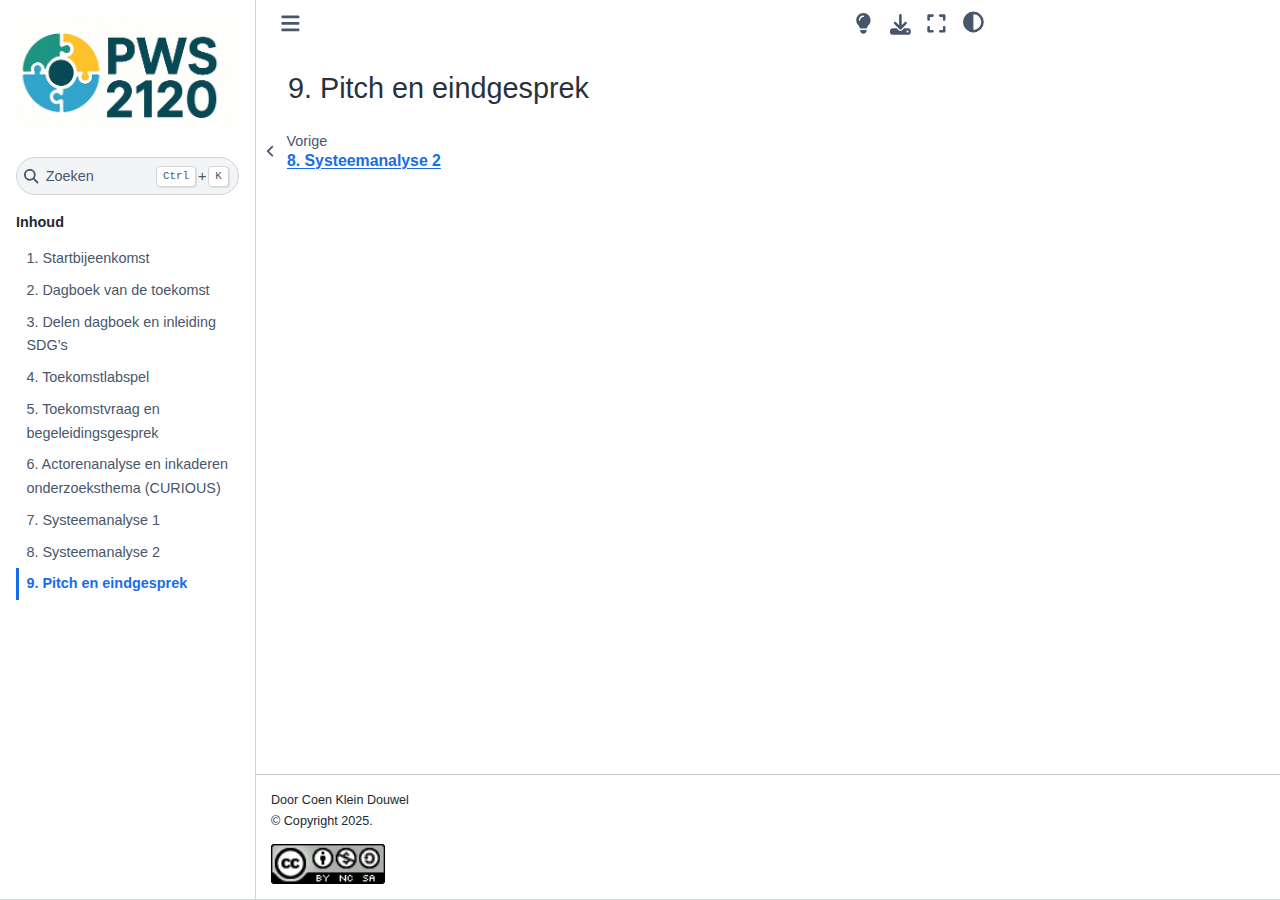
<file: docs/9. Pitch en eindgesprek.html>
<!DOCTYPE html>


<html lang="nl" data-content_root="./" >

  <head>
    <meta charset="utf-8" />
    <meta name="viewport" content="width=device-width, initial-scale=1.0" /><meta name="viewport" content="width=device-width, initial-scale=1" />

    <title>9. Pitch en eindgesprek &#8212; PWS2120 leerlingmateriaal</title>
  
  
  
  <script data-cfasync="false">
    document.documentElement.dataset.mode = localStorage.getItem("mode") || "";
    document.documentElement.dataset.theme = localStorage.getItem("theme") || "";
  </script>
  
  <!-- Loaded before other Sphinx assets -->
  <link href="_static/styles/theme.css?digest=dfe6caa3a7d634c4db9b" rel="stylesheet" />
<link href="_static/styles/bootstrap.css?digest=dfe6caa3a7d634c4db9b" rel="stylesheet" />
<link href="_static/styles/pydata-sphinx-theme.css?digest=dfe6caa3a7d634c4db9b" rel="stylesheet" />

  
  <link href="_static/vendor/fontawesome/6.5.2/css/all.min.css?digest=dfe6caa3a7d634c4db9b" rel="stylesheet" />
  <link rel="preload" as="font" type="font/woff2" crossorigin href="_static/vendor/fontawesome/6.5.2/webfonts/fa-solid-900.woff2" />
<link rel="preload" as="font" type="font/woff2" crossorigin href="_static/vendor/fontawesome/6.5.2/webfonts/fa-brands-400.woff2" />
<link rel="preload" as="font" type="font/woff2" crossorigin href="_static/vendor/fontawesome/6.5.2/webfonts/fa-regular-400.woff2" />

    <link rel="stylesheet" type="text/css" href="_static/pygments.css?v=8f2a1f02" />
    <link rel="stylesheet" type="text/css" href="_static/styles/sphinx-book-theme.css?v=eba8b062" />
    <link rel="stylesheet" type="text/css" href="_static/custom.css?v=1ba0b2db" />
  
  <!-- Pre-loaded scripts that we'll load fully later -->
  <link rel="preload" as="script" href="_static/scripts/bootstrap.js?digest=dfe6caa3a7d634c4db9b" />
<link rel="preload" as="script" href="_static/scripts/pydata-sphinx-theme.js?digest=dfe6caa3a7d634c4db9b" />
  <script src="_static/vendor/fontawesome/6.5.2/js/all.min.js?digest=dfe6caa3a7d634c4db9b"></script>

    <script src="_static/documentation_options.js?v=fbc27867"></script>
    <script src="_static/doctools.js?v=9bcbadda"></script>
    <script src="_static/sphinx_highlight.js?v=dc90522c"></script>
    <script src="_static/scripts/sphinx-book-theme.js?v=887ef09a"></script>
    <script src="_static/translations.js?v=e4d38c6a"></script>
    <script>DOCUMENTATION_OPTIONS.pagename = '9. Pitch en eindgesprek';</script>
    <link rel="index" title="Index" href="genindex.html" />
    <link rel="search" title="Zoeken" href="search.html" />
    <link rel="prev" title="8. Systeemanalyse 2" href="8.%20Systeemanalyse%202.html" />
  <meta name="viewport" content="width=device-width, initial-scale=1"/>
  <meta name="docsearch:language" content="nl"/>
  </head>
  
  
  <body data-bs-spy="scroll" data-bs-target=".bd-toc-nav" data-offset="180" data-bs-root-margin="0px 0px -60%" data-default-mode="">

  
  
  <div id="pst-skip-link" class="skip-link d-print-none"><a href="#main-content">Skip to main content</a></div>
  
  <div id="pst-scroll-pixel-helper"></div>
  
  <button type="button" class="btn rounded-pill" id="pst-back-to-top">
    <i class="fa-solid fa-arrow-up"></i>Back to top</button>

  
  <input type="checkbox"
          class="sidebar-toggle"
          id="pst-primary-sidebar-checkbox"/>
  <label class="overlay overlay-primary" for="pst-primary-sidebar-checkbox"></label>
  
  <input type="checkbox"
          class="sidebar-toggle"
          id="pst-secondary-sidebar-checkbox"/>
  <label class="overlay overlay-secondary" for="pst-secondary-sidebar-checkbox"></label>
  
  <div class="search-button__wrapper">
    <div class="search-button__overlay"></div>
    <div class="search-button__search-container">
<form class="bd-search d-flex align-items-center"
      action="search.html"
      method="get">
  <i class="fa-solid fa-magnifying-glass"></i>
  <input type="search"
         class="form-control"
         name="q"
         id="search-input"
         placeholder="Search..."
         aria-label="Search..."
         autocomplete="off"
         autocorrect="off"
         autocapitalize="off"
         spellcheck="false"/>
  <span class="search-button__kbd-shortcut"><kbd class="kbd-shortcut__modifier">Ctrl</kbd>+<kbd>K</kbd></span>
</form></div>
  </div>

  <div class="pst-async-banner-revealer d-none">
  <aside id="bd-header-version-warning" class="d-none d-print-none" aria-label="Version warning"></aside>
</div>

  
    <header class="bd-header navbar navbar-expand-lg bd-navbar d-print-none">
    </header>
  

  <div class="bd-container">
    <div class="bd-container__inner bd-page-width">
      
      
      
      <div class="bd-sidebar-primary bd-sidebar">
        

  
  <div class="sidebar-header-items sidebar-primary__section">
    
    
    
    
  </div>
  
    <div class="sidebar-primary-items__start sidebar-primary__section">
        <div class="sidebar-primary-item">

  
    
  

<a class="navbar-brand logo" href="index.html">
  
  
  
  
  
    
    
      
    
    
    <img src="_static/logo.png" class="logo__image only-light" alt="PWS2120 leerlingmateriaal - Home"/>
    <script>document.write(`<img src="_static/logo.png" class="logo__image only-dark" alt="PWS2120 leerlingmateriaal - Home"/>`);</script>
  
  
</a></div>
        <div class="sidebar-primary-item">

 <script>
 document.write(`
   <button class="btn search-button-field search-button__button" title="Zoeken" aria-label="Zoeken" data-bs-placement="bottom" data-bs-toggle="tooltip">
    <i class="fa-solid fa-magnifying-glass"></i>
    <span class="search-button__default-text">Zoeken</span>
    <span class="search-button__kbd-shortcut"><kbd class="kbd-shortcut__modifier">Ctrl</kbd>+<kbd class="kbd-shortcut__modifier">K</kbd></span>
   </button>
 `);
 </script></div>
        <div class="sidebar-primary-item"><nav class="bd-links bd-docs-nav" aria-label="Main">
    <div class="bd-toc-item navbar-nav active">
        <p aria-level="2" class="caption" role="heading"><span class="caption-text">Inhoud</span></p>
<ul class="current nav bd-sidenav">
<li class="toctree-l1"><a class="reference internal" href="1.%20Startbijeenkomst.html">1. Startbijeenkomst</a></li>
<li class="toctree-l1"><a class="reference internal" href="2.%20Dagboek%20van%20de%20toekomst.html">2. Dagboek van de toekomst</a></li>
<li class="toctree-l1"><a class="reference internal" href="3.%20Delen%20dagboek%20en%20inleiding%20SDG%27s.html">3. Delen dagboek en inleiding SDG’s</a></li>
<li class="toctree-l1"><a class="reference internal" href="4.%20Toekomstlabspel.html">4. Toekomstlabspel</a></li>
<li class="toctree-l1"><a class="reference internal" href="5.%20Toekomstvraag%20en%20begeleidingsgesprek.html">5. Toekomstvraag en begeleidingsgesprek</a></li>
<li class="toctree-l1"><a class="reference internal" href="6.%20Actorenanalyse%20en%20inkaderen%20onderzoeksthema%20%28CURIOUS%29.html">6. Actorenanalyse en inkaderen onderzoeksthema (CURIOUS)</a></li>
<li class="toctree-l1"><a class="reference internal" href="7.%20Systeemanalyse%201.html">7. Systeemanalyse 1</a></li>
<li class="toctree-l1"><a class="reference internal" href="8.%20Systeemanalyse%202.html">8. Systeemanalyse 2</a></li>
<li class="toctree-l1 current active"><a class="current reference internal" href="#">9. Pitch en eindgesprek</a></li>
</ul>

    </div>
</nav></div>
    </div>
  
  
  <div class="sidebar-primary-items__end sidebar-primary__section">
  </div>
  
  <div id="rtd-footer-container"></div>


      </div>
      
      <main id="main-content" class="bd-main" role="main">
        
        

<div class="sbt-scroll-pixel-helper"></div>

          <div class="bd-content">
            <div class="bd-article-container">
              
              <div class="bd-header-article d-print-none">
<div class="header-article-items header-article__inner">
  
    <div class="header-article-items__start">
      
        <div class="header-article-item"><button class="sidebar-toggle primary-toggle btn btn-sm" title="Toggle primary sidebar" data-bs-placement="bottom" data-bs-toggle="tooltip">
  <span class="fa-solid fa-bars"></span>
</button></div>
      
    </div>
  
  
    <div class="header-article-items__end">
      
        <div class="header-article-item">

<div class="article-header-buttons">


<a href="https://github.com/coenkd/Astro-online/issues/new?title=Issue%20on%20page%20%2F9. Pitch en eindgesprek.html&body=Your%20issue%20content%20here." target="_blank"
   class="btn btn-sm btn-source-issues-button"
   title="Open een probleem"
   data-bs-placement="bottom" data-bs-toggle="tooltip"
>
  

<span class="btn__icon-container">
  <i class="fas fa-lightbulb"></i>
  </span>

</a>






<div class="dropdown dropdown-download-buttons">
  <button class="btn dropdown-toggle" type="button" data-bs-toggle="dropdown" aria-expanded="false" aria-label="Download deze pagina">
    <i class="fas fa-download"></i>
  </button>
  <ul class="dropdown-menu">
      
      
      
      <li><a href="_sources/9. Pitch en eindgesprek.md" target="_blank"
   class="btn btn-sm btn-download-source-button dropdown-item"
   title="Download het bronbestand"
   data-bs-placement="left" data-bs-toggle="tooltip"
>
  

<span class="btn__icon-container">
  <i class="fas fa-file"></i>
  </span>
<span class="btn__text-container">.md</span>
</a>
</li>
      
      
      
      
      <li>
<button onclick="window.print()"
  class="btn btn-sm btn-download-pdf-button dropdown-item"
  title="Afdrukken naar pdf"
  data-bs-placement="left" data-bs-toggle="tooltip"
>
  

<span class="btn__icon-container">
  <i class="fas fa-file-pdf"></i>
  </span>
<span class="btn__text-container">.pdf</span>
</button>
</li>
      
  </ul>
</div>




<button onclick="toggleFullScreen()"
  class="btn btn-sm btn-fullscreen-button"
  title="Volledig scherm"
  data-bs-placement="bottom" data-bs-toggle="tooltip"
>
  

<span class="btn__icon-container">
  <i class="fas fa-expand"></i>
  </span>

</button>



<script>
document.write(`
  <button class="btn btn-sm nav-link pst-navbar-icon theme-switch-button" title="light/dark" aria-label="light/dark" data-bs-placement="bottom" data-bs-toggle="tooltip">
    <i class="theme-switch fa-solid fa-sun fa-lg" data-mode="light"></i>
    <i class="theme-switch fa-solid fa-moon fa-lg" data-mode="dark"></i>
    <i class="theme-switch fa-solid fa-circle-half-stroke fa-lg" data-mode="auto"></i>
  </button>
`);
</script>


<script>
document.write(`
  <button class="btn btn-sm pst-navbar-icon search-button search-button__button" title="Zoeken" aria-label="Zoeken" data-bs-placement="bottom" data-bs-toggle="tooltip">
    <i class="fa-solid fa-magnifying-glass fa-lg"></i>
  </button>
`);
</script>

</div></div>
      
    </div>
  
</div>
</div>
              
              

<div id="jb-print-docs-body" class="onlyprint">
    <h1>9. Pitch en eindgesprek</h1>
    <!-- Table of contents -->
    <div id="print-main-content">
        <div id="jb-print-toc">
            
        </div>
    </div>
</div>

              
                
<div id="searchbox"></div>
                <article class="bd-article">
                  
  <section class="tex2jax_ignore mathjax_ignore" id="pitch-en-eindgesprek">
<h1>9. Pitch en eindgesprek<a class="headerlink" href="#pitch-en-eindgesprek" title="Link to this heading">#</a></h1>
</section>


                </article>
              

              
              
              
              
                <footer class="prev-next-footer d-print-none">
                  
<div class="prev-next-area">
    <a class="left-prev"
       href="8.%20Systeemanalyse%202.html"
       title="previous page">
      <i class="fa-solid fa-angle-left"></i>
      <div class="prev-next-info">
        <p class="prev-next-subtitle">vorige</p>
        <p class="prev-next-title">8. Systeemanalyse 2</p>
      </div>
    </a>
</div>
                </footer>
              
            </div>
            
            
              
            
          </div>
          <footer class="bd-footer-content">
            
<div class="bd-footer-content__inner container">
  
  <div class="footer-item">
    
<p class="component-author">
Door Coen Klein Douwel
</p>

  </div>
  
  <div class="footer-item">
    

  <p class="copyright">
    
      © Copyright 2025.
      <br/>
    
  </p>

  </div>
  
  <div class="footer-item">
    
  </div>
  
  <div class="footer-item">
    
<div class="extra_footer">
  
        <div style="text-align: left; margin-top: 1em;">
            <a href="https://creativecommons.org/licenses/by-nc-sa/4.0/" target="_blank" rel="noopener noreferrer">
                <img alt="Creative Commons Licentie" src="_static/cc.png" style="height: 40px;" />
            </a>
           
        </div>
    
</div>
  </div>
  
</div>
          </footer>
        

      </main>
    </div>
  </div>
  
  <!-- Scripts loaded after <body> so the DOM is not blocked -->
  <script src="_static/scripts/bootstrap.js?digest=dfe6caa3a7d634c4db9b"></script>
<script src="_static/scripts/pydata-sphinx-theme.js?digest=dfe6caa3a7d634c4db9b"></script>

  <footer class="bd-footer">
  </footer>
  </body>
</html>
</file>
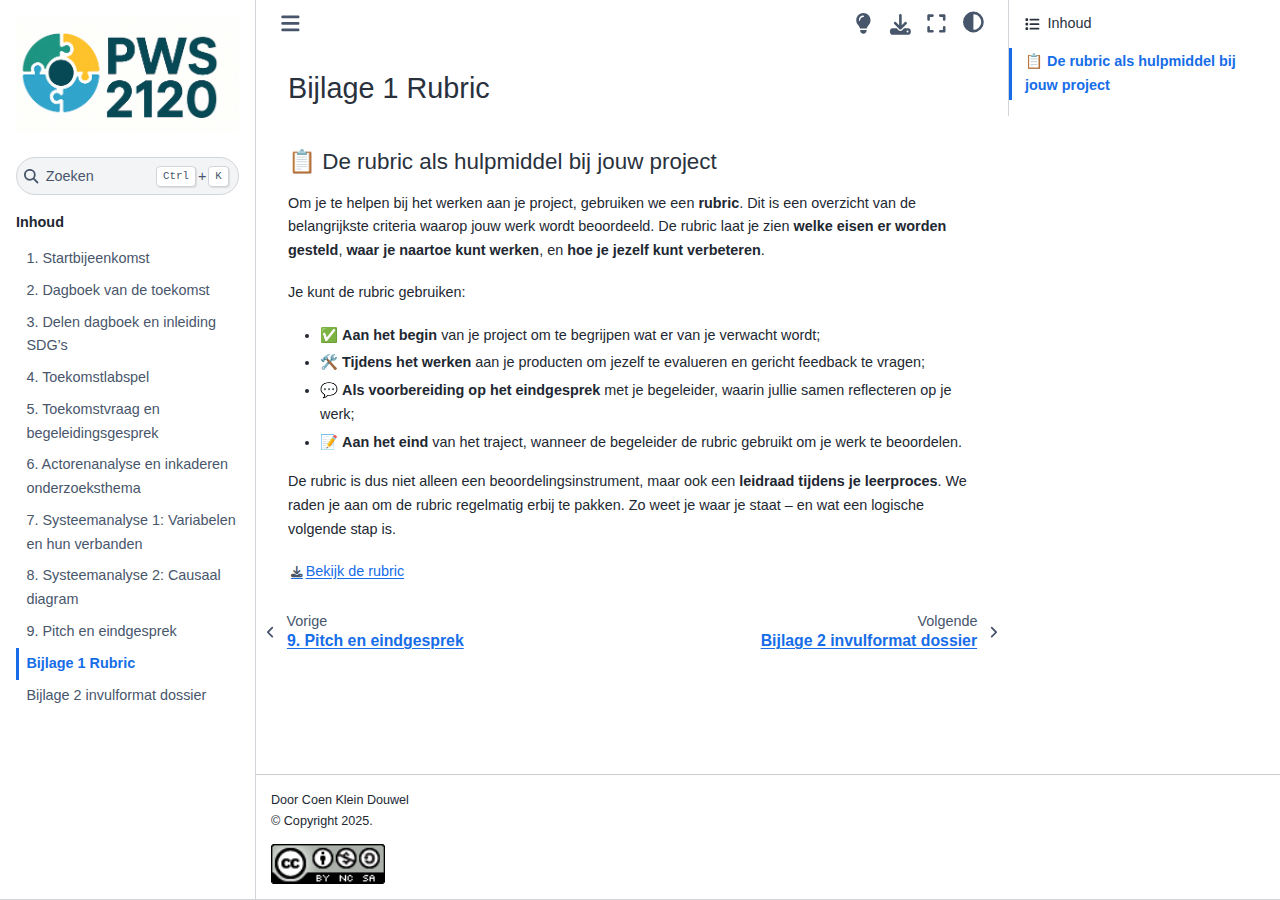
<file: docs/Bijlage 1 Rubric.html>
<!DOCTYPE html>


<html lang="nl" data-content_root="./" >

  <head>
    <meta charset="utf-8" />
    <meta name="viewport" content="width=device-width, initial-scale=1.0" /><meta name="viewport" content="width=device-width, initial-scale=1" />

    <title>Bijlage 1 Rubric &#8212; PWS2120 leerlingmateriaal</title>
  
  
  
  <script data-cfasync="false">
    document.documentElement.dataset.mode = localStorage.getItem("mode") || "";
    document.documentElement.dataset.theme = localStorage.getItem("theme") || "";
  </script>
  
  <!-- Loaded before other Sphinx assets -->
  <link href="_static/styles/theme.css?digest=dfe6caa3a7d634c4db9b" rel="stylesheet" />
<link href="_static/styles/bootstrap.css?digest=dfe6caa3a7d634c4db9b" rel="stylesheet" />
<link href="_static/styles/pydata-sphinx-theme.css?digest=dfe6caa3a7d634c4db9b" rel="stylesheet" />

  
  <link href="_static/vendor/fontawesome/6.5.2/css/all.min.css?digest=dfe6caa3a7d634c4db9b" rel="stylesheet" />
  <link rel="preload" as="font" type="font/woff2" crossorigin href="_static/vendor/fontawesome/6.5.2/webfonts/fa-solid-900.woff2" />
<link rel="preload" as="font" type="font/woff2" crossorigin href="_static/vendor/fontawesome/6.5.2/webfonts/fa-brands-400.woff2" />
<link rel="preload" as="font" type="font/woff2" crossorigin href="_static/vendor/fontawesome/6.5.2/webfonts/fa-regular-400.woff2" />

    <link rel="stylesheet" type="text/css" href="_static/pygments.css?v=8f2a1f02" />
    <link rel="stylesheet" type="text/css" href="_static/styles/sphinx-book-theme.css?v=eba8b062" />
    <link rel="stylesheet" type="text/css" href="_static/custom.css?v=1ba0b2db" />
  
  <!-- Pre-loaded scripts that we'll load fully later -->
  <link rel="preload" as="script" href="_static/scripts/bootstrap.js?digest=dfe6caa3a7d634c4db9b" />
<link rel="preload" as="script" href="_static/scripts/pydata-sphinx-theme.js?digest=dfe6caa3a7d634c4db9b" />
  <script src="_static/vendor/fontawesome/6.5.2/js/all.min.js?digest=dfe6caa3a7d634c4db9b"></script>

    <script src="_static/documentation_options.js?v=fbc27867"></script>
    <script src="_static/doctools.js?v=9bcbadda"></script>
    <script src="_static/sphinx_highlight.js?v=dc90522c"></script>
    <script src="_static/scripts/sphinx-book-theme.js?v=887ef09a"></script>
    <script src="_static/translations.js?v=e4d38c6a"></script>
    <script>DOCUMENTATION_OPTIONS.pagename = 'Bijlage 1 Rubric';</script>
    <link rel="index" title="Index" href="genindex.html" />
    <link rel="search" title="Zoeken" href="search.html" />
    <link rel="next" title="Bijlage 2 invulformat dossier" href="Bijlage%202%20invulformat%20dossier.html" />
    <link rel="prev" title="9. Pitch en eindgesprek" href="9.%20Pitch%20en%20eindgesprek.html" />
  <meta name="viewport" content="width=device-width, initial-scale=1"/>
  <meta name="docsearch:language" content="nl"/>
  </head>
  
  
  <body data-bs-spy="scroll" data-bs-target=".bd-toc-nav" data-offset="180" data-bs-root-margin="0px 0px -60%" data-default-mode="">

  
  
  <div id="pst-skip-link" class="skip-link d-print-none"><a href="#main-content">Skip to main content</a></div>
  
  <div id="pst-scroll-pixel-helper"></div>
  
  <button type="button" class="btn rounded-pill" id="pst-back-to-top">
    <i class="fa-solid fa-arrow-up"></i>Back to top</button>

  
  <input type="checkbox"
          class="sidebar-toggle"
          id="pst-primary-sidebar-checkbox"/>
  <label class="overlay overlay-primary" for="pst-primary-sidebar-checkbox"></label>
  
  <input type="checkbox"
          class="sidebar-toggle"
          id="pst-secondary-sidebar-checkbox"/>
  <label class="overlay overlay-secondary" for="pst-secondary-sidebar-checkbox"></label>
  
  <div class="search-button__wrapper">
    <div class="search-button__overlay"></div>
    <div class="search-button__search-container">
<form class="bd-search d-flex align-items-center"
      action="search.html"
      method="get">
  <i class="fa-solid fa-magnifying-glass"></i>
  <input type="search"
         class="form-control"
         name="q"
         id="search-input"
         placeholder="Search..."
         aria-label="Search..."
         autocomplete="off"
         autocorrect="off"
         autocapitalize="off"
         spellcheck="false"/>
  <span class="search-button__kbd-shortcut"><kbd class="kbd-shortcut__modifier">Ctrl</kbd>+<kbd>K</kbd></span>
</form></div>
  </div>

  <div class="pst-async-banner-revealer d-none">
  <aside id="bd-header-version-warning" class="d-none d-print-none" aria-label="Version warning"></aside>
</div>

  
    <header class="bd-header navbar navbar-expand-lg bd-navbar d-print-none">
    </header>
  

  <div class="bd-container">
    <div class="bd-container__inner bd-page-width">
      
      
      
      <div class="bd-sidebar-primary bd-sidebar">
        

  
  <div class="sidebar-header-items sidebar-primary__section">
    
    
    
    
  </div>
  
    <div class="sidebar-primary-items__start sidebar-primary__section">
        <div class="sidebar-primary-item">

  
    
  

<a class="navbar-brand logo" href="index.html">
  
  
  
  
  
    
    
      
    
    
    <img src="_static/logo.png" class="logo__image only-light" alt="PWS2120 leerlingmateriaal - Home"/>
    <script>document.write(`<img src="_static/logo.png" class="logo__image only-dark" alt="PWS2120 leerlingmateriaal - Home"/>`);</script>
  
  
</a></div>
        <div class="sidebar-primary-item">

 <script>
 document.write(`
   <button class="btn search-button-field search-button__button" title="Zoeken" aria-label="Zoeken" data-bs-placement="bottom" data-bs-toggle="tooltip">
    <i class="fa-solid fa-magnifying-glass"></i>
    <span class="search-button__default-text">Zoeken</span>
    <span class="search-button__kbd-shortcut"><kbd class="kbd-shortcut__modifier">Ctrl</kbd>+<kbd class="kbd-shortcut__modifier">K</kbd></span>
   </button>
 `);
 </script></div>
        <div class="sidebar-primary-item"><nav class="bd-links bd-docs-nav" aria-label="Main">
    <div class="bd-toc-item navbar-nav active">
        <p aria-level="2" class="caption" role="heading"><span class="caption-text">Inhoud</span></p>
<ul class="current nav bd-sidenav">
<li class="toctree-l1"><a class="reference internal" href="1.%20Startbijeenkomst.html">1. Startbijeenkomst</a></li>

<li class="toctree-l1"><a class="reference internal" href="2.%20Dagboek%20van%20de%20toekomst.html">2. Dagboek van de toekomst</a></li>
<li class="toctree-l1"><a class="reference internal" href="3.%20Delen%20dagboek%20en%20inleiding%20SDG%27s.html">3. Delen dagboek en inleiding SDG’s</a></li>
<li class="toctree-l1"><a class="reference internal" href="4.%20Toekomstlabspel.html">4. Toekomstlabspel</a></li>
<li class="toctree-l1"><a class="reference internal" href="5.%20Toekomstvraag%20en%20begeleidingsgesprek.html">5. Toekomstvraag en begeleidingsgesprek</a></li>
<li class="toctree-l1"><a class="reference internal" href="6.%20Actorenanalyse%20en%20inkaderen%20onderzoeksthema%20%28CURIOUS%29.html">6. Actorenanalyse en inkaderen onderzoeksthema</a></li>
<li class="toctree-l1"><a class="reference internal" href="7.%20Systeemanalyse%201.html">7. Systeemanalyse 1: Variabelen en hun verbanden</a></li>
<li class="toctree-l1"><a class="reference internal" href="8.%20Systeemanalyse%202.html">8. Systeemanalyse 2: Causaal diagram</a></li>
<li class="toctree-l1"><a class="reference internal" href="9.%20Pitch%20en%20eindgesprek.html">9. Pitch en eindgesprek</a></li>
<li class="toctree-l1 current active"><a class="current reference internal" href="#">Bijlage 1 Rubric</a></li>
<li class="toctree-l1"><a class="reference internal" href="Bijlage%202%20invulformat%20dossier.html">Bijlage 2 invulformat dossier</a></li>
</ul>

    </div>
</nav></div>
    </div>
  
  
  <div class="sidebar-primary-items__end sidebar-primary__section">
  </div>
  
  <div id="rtd-footer-container"></div>


      </div>
      
      <main id="main-content" class="bd-main" role="main">
        
        

<div class="sbt-scroll-pixel-helper"></div>

          <div class="bd-content">
            <div class="bd-article-container">
              
              <div class="bd-header-article d-print-none">
<div class="header-article-items header-article__inner">
  
    <div class="header-article-items__start">
      
        <div class="header-article-item"><button class="sidebar-toggle primary-toggle btn btn-sm" title="Toggle primary sidebar" data-bs-placement="bottom" data-bs-toggle="tooltip">
  <span class="fa-solid fa-bars"></span>
</button></div>
      
    </div>
  
  
    <div class="header-article-items__end">
      
        <div class="header-article-item">

<div class="article-header-buttons">


<a href="https://github.com/coenkd/Astro-online/issues/new?title=Issue%20on%20page%20%2FBijlage 1 Rubric.html&body=Your%20issue%20content%20here." target="_blank"
   class="btn btn-sm btn-source-issues-button"
   title="Open een probleem"
   data-bs-placement="bottom" data-bs-toggle="tooltip"
>
  

<span class="btn__icon-container">
  <i class="fas fa-lightbulb"></i>
  </span>

</a>






<div class="dropdown dropdown-download-buttons">
  <button class="btn dropdown-toggle" type="button" data-bs-toggle="dropdown" aria-expanded="false" aria-label="Download deze pagina">
    <i class="fas fa-download"></i>
  </button>
  <ul class="dropdown-menu">
      
      
      
      <li><a href="_sources/Bijlage 1 Rubric.md" target="_blank"
   class="btn btn-sm btn-download-source-button dropdown-item"
   title="Download het bronbestand"
   data-bs-placement="left" data-bs-toggle="tooltip"
>
  

<span class="btn__icon-container">
  <i class="fas fa-file"></i>
  </span>
<span class="btn__text-container">.md</span>
</a>
</li>
      
      
      
      
      <li>
<button onclick="window.print()"
  class="btn btn-sm btn-download-pdf-button dropdown-item"
  title="Afdrukken naar pdf"
  data-bs-placement="left" data-bs-toggle="tooltip"
>
  

<span class="btn__icon-container">
  <i class="fas fa-file-pdf"></i>
  </span>
<span class="btn__text-container">.pdf</span>
</button>
</li>
      
  </ul>
</div>




<button onclick="toggleFullScreen()"
  class="btn btn-sm btn-fullscreen-button"
  title="Volledig scherm"
  data-bs-placement="bottom" data-bs-toggle="tooltip"
>
  

<span class="btn__icon-container">
  <i class="fas fa-expand"></i>
  </span>

</button>



<script>
document.write(`
  <button class="btn btn-sm nav-link pst-navbar-icon theme-switch-button" title="light/dark" aria-label="light/dark" data-bs-placement="bottom" data-bs-toggle="tooltip">
    <i class="theme-switch fa-solid fa-sun fa-lg" data-mode="light"></i>
    <i class="theme-switch fa-solid fa-moon fa-lg" data-mode="dark"></i>
    <i class="theme-switch fa-solid fa-circle-half-stroke fa-lg" data-mode="auto"></i>
  </button>
`);
</script>


<script>
document.write(`
  <button class="btn btn-sm pst-navbar-icon search-button search-button__button" title="Zoeken" aria-label="Zoeken" data-bs-placement="bottom" data-bs-toggle="tooltip">
    <i class="fa-solid fa-magnifying-glass fa-lg"></i>
  </button>
`);
</script>
<button class="sidebar-toggle secondary-toggle btn btn-sm" title="Toggle secondary sidebar" data-bs-placement="bottom" data-bs-toggle="tooltip">
    <span class="fa-solid fa-list"></span>
</button>
</div></div>
      
    </div>
  
</div>
</div>
              
              

<div id="jb-print-docs-body" class="onlyprint">
    <h1>Bijlage 1 Rubric</h1>
    <!-- Table of contents -->
    <div id="print-main-content">
        <div id="jb-print-toc">
            
            <div>
                <h2> Inhoud </h2>
            </div>
            <nav aria-label="Page">
                <ul class="visible nav section-nav flex-column">
<li class="toc-h2 nav-item toc-entry"><a class="reference internal nav-link" href="#de-rubric-als-hulpmiddel-bij-jouw-project">📋 De rubric als hulpmiddel bij jouw project</a></li>
</ul>
            </nav>
        </div>
    </div>
</div>

              
                
<div id="searchbox"></div>
                <article class="bd-article">
                  
  <section class="tex2jax_ignore mathjax_ignore" id="bijlage-1-rubric">
<h1>Bijlage 1 Rubric<a class="headerlink" href="#bijlage-1-rubric" title="Link to this heading">#</a></h1>
<section id="de-rubric-als-hulpmiddel-bij-jouw-project">
<h2>📋 De rubric als hulpmiddel bij jouw project<a class="headerlink" href="#de-rubric-als-hulpmiddel-bij-jouw-project" title="Link to this heading">#</a></h2>
<p>Om je te helpen bij het werken aan je project, gebruiken we een <strong>rubric</strong>. Dit is een overzicht van de belangrijkste criteria waarop jouw werk wordt beoordeeld. De rubric laat je zien <strong>welke eisen er worden gesteld</strong>, <strong>waar je naartoe kunt werken</strong>, en <strong>hoe je jezelf kunt verbeteren</strong>.</p>
<p>Je kunt de rubric gebruiken:</p>
<ul class="simple">
<li><p>✅ <strong>Aan het begin</strong> van je project om te begrijpen wat er van je verwacht wordt;</p></li>
<li><p>🛠️ <strong>Tijdens het werken</strong> aan je producten om jezelf te evalueren en gericht feedback te vragen;</p></li>
<li><p>💬 <strong>Als voorbereiding op het eindgesprek</strong> met je begeleider, waarin jullie samen reflecteren op je werk;</p></li>
<li><p>📝 <strong>Aan het eind</strong> van het traject, wanneer de begeleider de rubric gebruikt om je werk te beoordelen.</p></li>
</ul>
<p>De rubric is dus niet alleen een beoordelingsinstrument, maar ook een <strong>leidraad tijdens je leerproces</strong>. We raden je aan om de rubric regelmatig erbij te pakken. Zo weet je waar je staat – en wat een logische volgende stap is.</p>
<p><a class="reference download internal" download="" href="_downloads/23e6d690e6e9866f5705ad02bf352d4b/Rubric.pdf"><span class="xref download myst">Bekijk de rubric</span></a></p>
</section>
</section>


                </article>
              

              
              
              
              
                <footer class="prev-next-footer d-print-none">
                  
<div class="prev-next-area">
    <a class="left-prev"
       href="9.%20Pitch%20en%20eindgesprek.html"
       title="previous page">
      <i class="fa-solid fa-angle-left"></i>
      <div class="prev-next-info">
        <p class="prev-next-subtitle">vorige</p>
        <p class="prev-next-title">9. Pitch en eindgesprek</p>
      </div>
    </a>
    <a class="right-next"
       href="Bijlage%202%20invulformat%20dossier.html"
       title="next page">
      <div class="prev-next-info">
        <p class="prev-next-subtitle">volgende</p>
        <p class="prev-next-title">Bijlage 2 invulformat dossier</p>
      </div>
      <i class="fa-solid fa-angle-right"></i>
    </a>
</div>
                </footer>
              
            </div>
            
            
              
                <div class="bd-sidebar-secondary bd-toc"><div class="sidebar-secondary-items sidebar-secondary__inner">


  <div class="sidebar-secondary-item">
  <div class="page-toc tocsection onthispage">
    <i class="fa-solid fa-list"></i> Inhoud
  </div>
  <nav class="bd-toc-nav page-toc">
    <ul class="visible nav section-nav flex-column">
<li class="toc-h2 nav-item toc-entry"><a class="reference internal nav-link" href="#de-rubric-als-hulpmiddel-bij-jouw-project">📋 De rubric als hulpmiddel bij jouw project</a></li>
</ul>
  </nav></div>

</div></div>
              
            
          </div>
          <footer class="bd-footer-content">
            
<div class="bd-footer-content__inner container">
  
  <div class="footer-item">
    
<p class="component-author">
Door Coen Klein Douwel
</p>

  </div>
  
  <div class="footer-item">
    

  <p class="copyright">
    
      © Copyright 2025.
      <br/>
    
  </p>

  </div>
  
  <div class="footer-item">
    
  </div>
  
  <div class="footer-item">
    
<div class="extra_footer">
  
        <div style="text-align: left; margin-top: 1em;">
            <a href="https://creativecommons.org/licenses/by-nc-sa/4.0/" target="_blank" rel="noopener noreferrer">
                <img alt="Creative Commons Licentie" src="_static/cc.png" style="height: 40px;" />
            </a>
           
        </div>
    
</div>
  </div>
  
</div>
          </footer>
        

      </main>
    </div>
  </div>
  
  <!-- Scripts loaded after <body> so the DOM is not blocked -->
  <script src="_static/scripts/bootstrap.js?digest=dfe6caa3a7d634c4db9b"></script>
<script src="_static/scripts/pydata-sphinx-theme.js?digest=dfe6caa3a7d634c4db9b"></script>

  <footer class="bd-footer">
  </footer>
  </body>
</html>
</file>
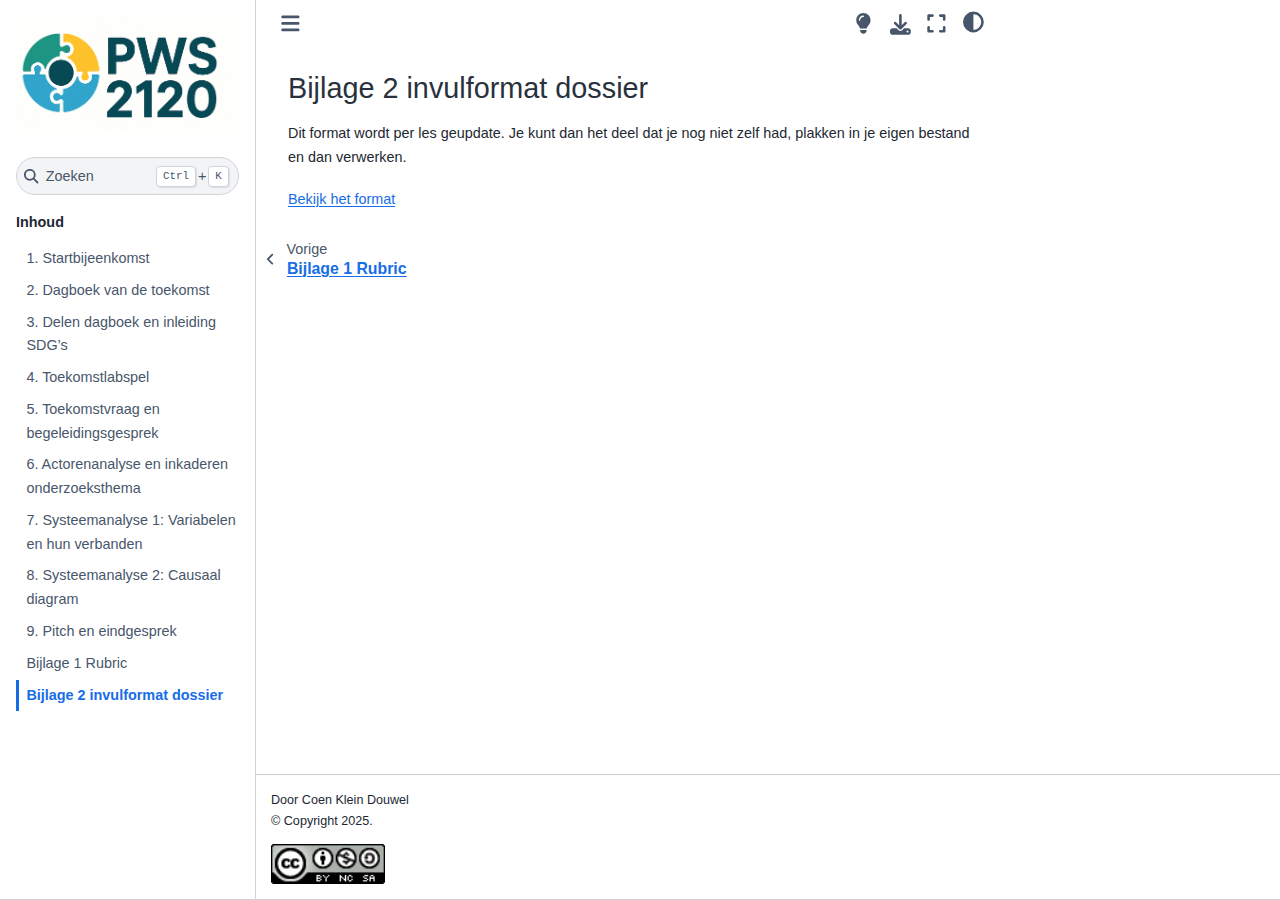
<file: docs/Bijlage 2 invulformat dossier.html>
<!DOCTYPE html>


<html lang="nl" data-content_root="./" >

  <head>
    <meta charset="utf-8" />
    <meta name="viewport" content="width=device-width, initial-scale=1.0" /><meta name="viewport" content="width=device-width, initial-scale=1" />

    <title>Bijlage 2 invulformat dossier &#8212; PWS2120 leerlingmateriaal</title>
  
  
  
  <script data-cfasync="false">
    document.documentElement.dataset.mode = localStorage.getItem("mode") || "";
    document.documentElement.dataset.theme = localStorage.getItem("theme") || "";
  </script>
  
  <!-- Loaded before other Sphinx assets -->
  <link href="_static/styles/theme.css?digest=dfe6caa3a7d634c4db9b" rel="stylesheet" />
<link href="_static/styles/bootstrap.css?digest=dfe6caa3a7d634c4db9b" rel="stylesheet" />
<link href="_static/styles/pydata-sphinx-theme.css?digest=dfe6caa3a7d634c4db9b" rel="stylesheet" />

  
  <link href="_static/vendor/fontawesome/6.5.2/css/all.min.css?digest=dfe6caa3a7d634c4db9b" rel="stylesheet" />
  <link rel="preload" as="font" type="font/woff2" crossorigin href="_static/vendor/fontawesome/6.5.2/webfonts/fa-solid-900.woff2" />
<link rel="preload" as="font" type="font/woff2" crossorigin href="_static/vendor/fontawesome/6.5.2/webfonts/fa-brands-400.woff2" />
<link rel="preload" as="font" type="font/woff2" crossorigin href="_static/vendor/fontawesome/6.5.2/webfonts/fa-regular-400.woff2" />

    <link rel="stylesheet" type="text/css" href="_static/pygments.css?v=8f2a1f02" />
    <link rel="stylesheet" type="text/css" href="_static/styles/sphinx-book-theme.css?v=eba8b062" />
    <link rel="stylesheet" type="text/css" href="_static/custom.css?v=1ba0b2db" />
  
  <!-- Pre-loaded scripts that we'll load fully later -->
  <link rel="preload" as="script" href="_static/scripts/bootstrap.js?digest=dfe6caa3a7d634c4db9b" />
<link rel="preload" as="script" href="_static/scripts/pydata-sphinx-theme.js?digest=dfe6caa3a7d634c4db9b" />
  <script src="_static/vendor/fontawesome/6.5.2/js/all.min.js?digest=dfe6caa3a7d634c4db9b"></script>

    <script src="_static/documentation_options.js?v=fbc27867"></script>
    <script src="_static/doctools.js?v=9bcbadda"></script>
    <script src="_static/sphinx_highlight.js?v=dc90522c"></script>
    <script src="_static/scripts/sphinx-book-theme.js?v=887ef09a"></script>
    <script src="_static/translations.js?v=e4d38c6a"></script>
    <script>DOCUMENTATION_OPTIONS.pagename = 'Bijlage 2 invulformat dossier';</script>
    <link rel="index" title="Index" href="genindex.html" />
    <link rel="search" title="Zoeken" href="search.html" />
    <link rel="prev" title="Bijlage 1 Rubric" href="Bijlage%201%20Rubric.html" />
  <meta name="viewport" content="width=device-width, initial-scale=1"/>
  <meta name="docsearch:language" content="nl"/>
  </head>
  
  
  <body data-bs-spy="scroll" data-bs-target=".bd-toc-nav" data-offset="180" data-bs-root-margin="0px 0px -60%" data-default-mode="">

  
  
  <div id="pst-skip-link" class="skip-link d-print-none"><a href="#main-content">Skip to main content</a></div>
  
  <div id="pst-scroll-pixel-helper"></div>
  
  <button type="button" class="btn rounded-pill" id="pst-back-to-top">
    <i class="fa-solid fa-arrow-up"></i>Back to top</button>

  
  <input type="checkbox"
          class="sidebar-toggle"
          id="pst-primary-sidebar-checkbox"/>
  <label class="overlay overlay-primary" for="pst-primary-sidebar-checkbox"></label>
  
  <input type="checkbox"
          class="sidebar-toggle"
          id="pst-secondary-sidebar-checkbox"/>
  <label class="overlay overlay-secondary" for="pst-secondary-sidebar-checkbox"></label>
  
  <div class="search-button__wrapper">
    <div class="search-button__overlay"></div>
    <div class="search-button__search-container">
<form class="bd-search d-flex align-items-center"
      action="search.html"
      method="get">
  <i class="fa-solid fa-magnifying-glass"></i>
  <input type="search"
         class="form-control"
         name="q"
         id="search-input"
         placeholder="Search..."
         aria-label="Search..."
         autocomplete="off"
         autocorrect="off"
         autocapitalize="off"
         spellcheck="false"/>
  <span class="search-button__kbd-shortcut"><kbd class="kbd-shortcut__modifier">Ctrl</kbd>+<kbd>K</kbd></span>
</form></div>
  </div>

  <div class="pst-async-banner-revealer d-none">
  <aside id="bd-header-version-warning" class="d-none d-print-none" aria-label="Version warning"></aside>
</div>

  
    <header class="bd-header navbar navbar-expand-lg bd-navbar d-print-none">
    </header>
  

  <div class="bd-container">
    <div class="bd-container__inner bd-page-width">
      
      
      
      <div class="bd-sidebar-primary bd-sidebar">
        

  
  <div class="sidebar-header-items sidebar-primary__section">
    
    
    
    
  </div>
  
    <div class="sidebar-primary-items__start sidebar-primary__section">
        <div class="sidebar-primary-item">

  
    
  

<a class="navbar-brand logo" href="index.html">
  
  
  
  
  
    
    
      
    
    
    <img src="_static/logo.png" class="logo__image only-light" alt="PWS2120 leerlingmateriaal - Home"/>
    <script>document.write(`<img src="_static/logo.png" class="logo__image only-dark" alt="PWS2120 leerlingmateriaal - Home"/>`);</script>
  
  
</a></div>
        <div class="sidebar-primary-item">

 <script>
 document.write(`
   <button class="btn search-button-field search-button__button" title="Zoeken" aria-label="Zoeken" data-bs-placement="bottom" data-bs-toggle="tooltip">
    <i class="fa-solid fa-magnifying-glass"></i>
    <span class="search-button__default-text">Zoeken</span>
    <span class="search-button__kbd-shortcut"><kbd class="kbd-shortcut__modifier">Ctrl</kbd>+<kbd class="kbd-shortcut__modifier">K</kbd></span>
   </button>
 `);
 </script></div>
        <div class="sidebar-primary-item"><nav class="bd-links bd-docs-nav" aria-label="Main">
    <div class="bd-toc-item navbar-nav active">
        <p aria-level="2" class="caption" role="heading"><span class="caption-text">Inhoud</span></p>
<ul class="current nav bd-sidenav">
<li class="toctree-l1"><a class="reference internal" href="1.%20Startbijeenkomst.html">1. Startbijeenkomst</a></li>

<li class="toctree-l1"><a class="reference internal" href="2.%20Dagboek%20van%20de%20toekomst.html">2. Dagboek van de toekomst</a></li>
<li class="toctree-l1"><a class="reference internal" href="3.%20Delen%20dagboek%20en%20inleiding%20SDG%27s.html">3. Delen dagboek en inleiding SDG’s</a></li>
<li class="toctree-l1"><a class="reference internal" href="4.%20Toekomstlabspel.html">4. Toekomstlabspel</a></li>
<li class="toctree-l1"><a class="reference internal" href="5.%20Toekomstvraag%20en%20begeleidingsgesprek.html">5. Toekomstvraag en begeleidingsgesprek</a></li>
<li class="toctree-l1"><a class="reference internal" href="6.%20Actorenanalyse%20en%20inkaderen%20onderzoeksthema%20%28CURIOUS%29.html">6. Actorenanalyse en inkaderen onderzoeksthema</a></li>
<li class="toctree-l1"><a class="reference internal" href="7.%20Systeemanalyse%201.html">7. Systeemanalyse 1: Variabelen en hun verbanden</a></li>
<li class="toctree-l1"><a class="reference internal" href="8.%20Systeemanalyse%202.html">8. Systeemanalyse 2: Causaal diagram</a></li>
<li class="toctree-l1"><a class="reference internal" href="9.%20Pitch%20en%20eindgesprek.html">9. Pitch en eindgesprek</a></li>
<li class="toctree-l1"><a class="reference internal" href="Bijlage%201%20Rubric.html">Bijlage 1 Rubric</a></li>
<li class="toctree-l1 current active"><a class="current reference internal" href="#">Bijlage 2 invulformat dossier</a></li>
</ul>

    </div>
</nav></div>
    </div>
  
  
  <div class="sidebar-primary-items__end sidebar-primary__section">
  </div>
  
  <div id="rtd-footer-container"></div>


      </div>
      
      <main id="main-content" class="bd-main" role="main">
        
        

<div class="sbt-scroll-pixel-helper"></div>

          <div class="bd-content">
            <div class="bd-article-container">
              
              <div class="bd-header-article d-print-none">
<div class="header-article-items header-article__inner">
  
    <div class="header-article-items__start">
      
        <div class="header-article-item"><button class="sidebar-toggle primary-toggle btn btn-sm" title="Toggle primary sidebar" data-bs-placement="bottom" data-bs-toggle="tooltip">
  <span class="fa-solid fa-bars"></span>
</button></div>
      
    </div>
  
  
    <div class="header-article-items__end">
      
        <div class="header-article-item">

<div class="article-header-buttons">


<a href="https://github.com/coenkd/Astro-online/issues/new?title=Issue%20on%20page%20%2FBijlage 2 invulformat dossier.html&body=Your%20issue%20content%20here." target="_blank"
   class="btn btn-sm btn-source-issues-button"
   title="Open een probleem"
   data-bs-placement="bottom" data-bs-toggle="tooltip"
>
  

<span class="btn__icon-container">
  <i class="fas fa-lightbulb"></i>
  </span>

</a>






<div class="dropdown dropdown-download-buttons">
  <button class="btn dropdown-toggle" type="button" data-bs-toggle="dropdown" aria-expanded="false" aria-label="Download deze pagina">
    <i class="fas fa-download"></i>
  </button>
  <ul class="dropdown-menu">
      
      
      
      <li><a href="_sources/Bijlage 2 invulformat dossier.md" target="_blank"
   class="btn btn-sm btn-download-source-button dropdown-item"
   title="Download het bronbestand"
   data-bs-placement="left" data-bs-toggle="tooltip"
>
  

<span class="btn__icon-container">
  <i class="fas fa-file"></i>
  </span>
<span class="btn__text-container">.md</span>
</a>
</li>
      
      
      
      
      <li>
<button onclick="window.print()"
  class="btn btn-sm btn-download-pdf-button dropdown-item"
  title="Afdrukken naar pdf"
  data-bs-placement="left" data-bs-toggle="tooltip"
>
  

<span class="btn__icon-container">
  <i class="fas fa-file-pdf"></i>
  </span>
<span class="btn__text-container">.pdf</span>
</button>
</li>
      
  </ul>
</div>




<button onclick="toggleFullScreen()"
  class="btn btn-sm btn-fullscreen-button"
  title="Volledig scherm"
  data-bs-placement="bottom" data-bs-toggle="tooltip"
>
  

<span class="btn__icon-container">
  <i class="fas fa-expand"></i>
  </span>

</button>



<script>
document.write(`
  <button class="btn btn-sm nav-link pst-navbar-icon theme-switch-button" title="light/dark" aria-label="light/dark" data-bs-placement="bottom" data-bs-toggle="tooltip">
    <i class="theme-switch fa-solid fa-sun fa-lg" data-mode="light"></i>
    <i class="theme-switch fa-solid fa-moon fa-lg" data-mode="dark"></i>
    <i class="theme-switch fa-solid fa-circle-half-stroke fa-lg" data-mode="auto"></i>
  </button>
`);
</script>


<script>
document.write(`
  <button class="btn btn-sm pst-navbar-icon search-button search-button__button" title="Zoeken" aria-label="Zoeken" data-bs-placement="bottom" data-bs-toggle="tooltip">
    <i class="fa-solid fa-magnifying-glass fa-lg"></i>
  </button>
`);
</script>

</div></div>
      
    </div>
  
</div>
</div>
              
              

<div id="jb-print-docs-body" class="onlyprint">
    <h1>Bijlage 2 invulformat dossier</h1>
    <!-- Table of contents -->
    <div id="print-main-content">
        <div id="jb-print-toc">
            
        </div>
    </div>
</div>

              
                
<div id="searchbox"></div>
                <article class="bd-article">
                  
  <section class="tex2jax_ignore mathjax_ignore" id="bijlage-2-invulformat-dossier">
<h1>Bijlage 2 invulformat dossier<a class="headerlink" href="#bijlage-2-invulformat-dossier" title="Link to this heading">#</a></h1>
<p>Dit format wordt per les geupdate. Je kunt dan het deel dat je nog niet zelf had, plakken in je eigen bestand en dan verwerken.</p>
<p><a class="reference internal" href="#./documenten/format_leerlingdossier_PWS.docx"><span class="xref myst">Bekijk het format</span></a></p>
</section>


                </article>
              

              
              
              
              
                <footer class="prev-next-footer d-print-none">
                  
<div class="prev-next-area">
    <a class="left-prev"
       href="Bijlage%201%20Rubric.html"
       title="previous page">
      <i class="fa-solid fa-angle-left"></i>
      <div class="prev-next-info">
        <p class="prev-next-subtitle">vorige</p>
        <p class="prev-next-title">Bijlage 1 Rubric</p>
      </div>
    </a>
</div>
                </footer>
              
            </div>
            
            
              
            
          </div>
          <footer class="bd-footer-content">
            
<div class="bd-footer-content__inner container">
  
  <div class="footer-item">
    
<p class="component-author">
Door Coen Klein Douwel
</p>

  </div>
  
  <div class="footer-item">
    

  <p class="copyright">
    
      © Copyright 2025.
      <br/>
    
  </p>

  </div>
  
  <div class="footer-item">
    
  </div>
  
  <div class="footer-item">
    
<div class="extra_footer">
  
        <div style="text-align: left; margin-top: 1em;">
            <a href="https://creativecommons.org/licenses/by-nc-sa/4.0/" target="_blank" rel="noopener noreferrer">
                <img alt="Creative Commons Licentie" src="_static/cc.png" style="height: 40px;" />
            </a>
           
        </div>
    
</div>
  </div>
  
</div>
          </footer>
        

      </main>
    </div>
  </div>
  
  <!-- Scripts loaded after <body> so the DOM is not blocked -->
  <script src="_static/scripts/bootstrap.js?digest=dfe6caa3a7d634c4db9b"></script>
<script src="_static/scripts/pydata-sphinx-theme.js?digest=dfe6caa3a7d634c4db9b"></script>

  <footer class="bd-footer">
  </footer>
  </body>
</html>
</file>
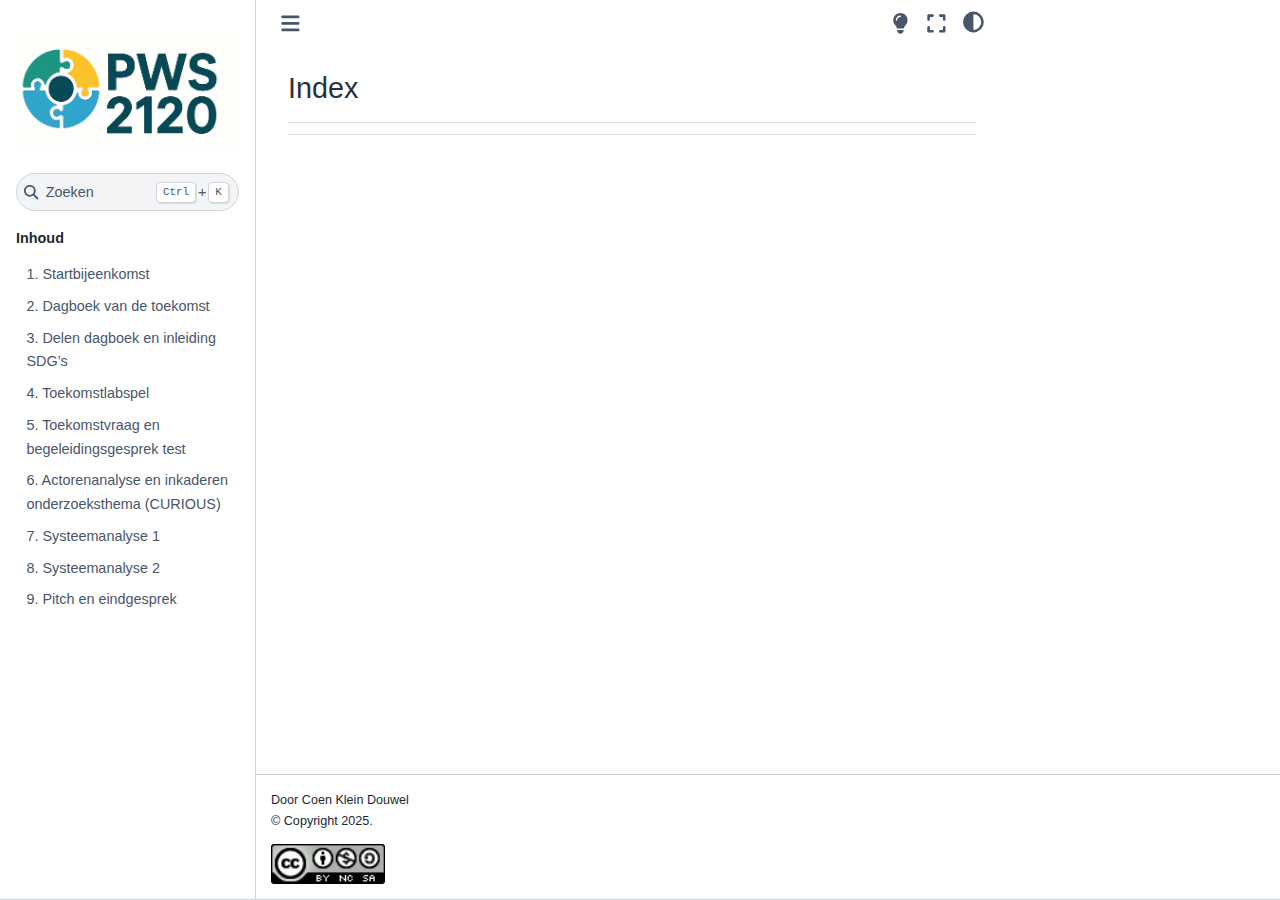
<file: docs/genindex.html>
<!DOCTYPE html>


<html lang="nl" data-content_root="./" >

  <head>
    <meta charset="utf-8" />
    <meta name="viewport" content="width=device-width, initial-scale=1.0" />
    <title>Index &#8212; PWS2120 leerlingmateriaal</title>
  
  
  
  <script data-cfasync="false">
    document.documentElement.dataset.mode = localStorage.getItem("mode") || "";
    document.documentElement.dataset.theme = localStorage.getItem("theme") || "";
  </script>
  
  <!-- Loaded before other Sphinx assets -->
  <link href="_static/styles/theme.css?digest=dfe6caa3a7d634c4db9b" rel="stylesheet" />
<link href="_static/styles/bootstrap.css?digest=dfe6caa3a7d634c4db9b" rel="stylesheet" />
<link href="_static/styles/pydata-sphinx-theme.css?digest=dfe6caa3a7d634c4db9b" rel="stylesheet" />

  
  <link href="_static/vendor/fontawesome/6.5.2/css/all.min.css?digest=dfe6caa3a7d634c4db9b" rel="stylesheet" />
  <link rel="preload" as="font" type="font/woff2" crossorigin href="_static/vendor/fontawesome/6.5.2/webfonts/fa-solid-900.woff2" />
<link rel="preload" as="font" type="font/woff2" crossorigin href="_static/vendor/fontawesome/6.5.2/webfonts/fa-brands-400.woff2" />
<link rel="preload" as="font" type="font/woff2" crossorigin href="_static/vendor/fontawesome/6.5.2/webfonts/fa-regular-400.woff2" />

    <link rel="stylesheet" type="text/css" href="_static/pygments.css?v=8f2a1f02" />
    <link rel="stylesheet" type="text/css" href="_static/styles/sphinx-book-theme.css?v=eba8b062" />
    <link rel="stylesheet" type="text/css" href="_static/custom.css?v=1ba0b2db" />
  
  <!-- Pre-loaded scripts that we'll load fully later -->
  <link rel="preload" as="script" href="_static/scripts/bootstrap.js?digest=dfe6caa3a7d634c4db9b" />
<link rel="preload" as="script" href="_static/scripts/pydata-sphinx-theme.js?digest=dfe6caa3a7d634c4db9b" />
  <script src="_static/vendor/fontawesome/6.5.2/js/all.min.js?digest=dfe6caa3a7d634c4db9b"></script>

    <script src="_static/documentation_options.js?v=fbc27867"></script>
    <script src="_static/doctools.js?v=9bcbadda"></script>
    <script src="_static/sphinx_highlight.js?v=dc90522c"></script>
    <script src="_static/scripts/sphinx-book-theme.js?v=887ef09a"></script>
    <script src="_static/translations.js?v=e4d38c6a"></script>
    <script>DOCUMENTATION_OPTIONS.pagename = 'genindex';</script>
    <link rel="index" title="Index" href="#" />
    <link rel="search" title="Zoeken" href="search.html" />
  <meta name="viewport" content="width=device-width, initial-scale=1"/>
  <meta name="docsearch:language" content="nl"/>
  </head>
  
  
  <body data-bs-spy="scroll" data-bs-target=".bd-toc-nav" data-offset="180" data-bs-root-margin="0px 0px -60%" data-default-mode="">

  
  
  <div id="pst-skip-link" class="skip-link d-print-none"><a href="#main-content">Skip to main content</a></div>
  
  <div id="pst-scroll-pixel-helper"></div>
  
  <button type="button" class="btn rounded-pill" id="pst-back-to-top">
    <i class="fa-solid fa-arrow-up"></i>Back to top</button>

  
  <input type="checkbox"
          class="sidebar-toggle"
          id="pst-primary-sidebar-checkbox"/>
  <label class="overlay overlay-primary" for="pst-primary-sidebar-checkbox"></label>
  
  <input type="checkbox"
          class="sidebar-toggle"
          id="pst-secondary-sidebar-checkbox"/>
  <label class="overlay overlay-secondary" for="pst-secondary-sidebar-checkbox"></label>
  
  <div class="search-button__wrapper">
    <div class="search-button__overlay"></div>
    <div class="search-button__search-container">
<form class="bd-search d-flex align-items-center"
      action="search.html"
      method="get">
  <i class="fa-solid fa-magnifying-glass"></i>
  <input type="search"
         class="form-control"
         name="q"
         id="search-input"
         placeholder="Search..."
         aria-label="Search..."
         autocomplete="off"
         autocorrect="off"
         autocapitalize="off"
         spellcheck="false"/>
  <span class="search-button__kbd-shortcut"><kbd class="kbd-shortcut__modifier">Ctrl</kbd>+<kbd>K</kbd></span>
</form></div>
  </div>

  <div class="pst-async-banner-revealer d-none">
  <aside id="bd-header-version-warning" class="d-none d-print-none" aria-label="Version warning"></aside>
</div>

  
    <header class="bd-header navbar navbar-expand-lg bd-navbar d-print-none">
    </header>
  

  <div class="bd-container">
    <div class="bd-container__inner bd-page-width">
      
      
      
        
      
      <div class="bd-sidebar-primary bd-sidebar">
        

  
  <div class="sidebar-header-items sidebar-primary__section">
    
    
    
    
  </div>
  
    <div class="sidebar-primary-items__start sidebar-primary__section">
        <div class="sidebar-primary-item">

  
    
  

<a class="navbar-brand logo" href="index.html">
  
  
  
  
  
    
    
      
    
    
    <img src="_static/logo.png" class="logo__image only-light" alt="PWS2120 leerlingmateriaal - Home"/>
    <script>document.write(`<img src="_static/logo.png" class="logo__image only-dark" alt="PWS2120 leerlingmateriaal - Home"/>`);</script>
  
  
</a></div>
        <div class="sidebar-primary-item">

 <script>
 document.write(`
   <button class="btn search-button-field search-button__button" title="Zoeken" aria-label="Zoeken" data-bs-placement="bottom" data-bs-toggle="tooltip">
    <i class="fa-solid fa-magnifying-glass"></i>
    <span class="search-button__default-text">Zoeken</span>
    <span class="search-button__kbd-shortcut"><kbd class="kbd-shortcut__modifier">Ctrl</kbd>+<kbd class="kbd-shortcut__modifier">K</kbd></span>
   </button>
 `);
 </script></div>
        <div class="sidebar-primary-item"><nav class="bd-links bd-docs-nav" aria-label="Main">
    <div class="bd-toc-item navbar-nav active">
        <p aria-level="2" class="caption" role="heading"><span class="caption-text">Inhoud</span></p>
<ul class="nav bd-sidenav">
<li class="toctree-l1"><a class="reference internal" href="1.%20Startbijeenkomst.html">1. Startbijeenkomst</a></li>
<li class="toctree-l1"><a class="reference internal" href="2.%20Dagboek%20van%20de%20toekomst.html">2. Dagboek van de toekomst</a></li>
<li class="toctree-l1"><a class="reference internal" href="3.%20Delen%20dagboek%20en%20inleiding%20SDG%27s.html">3. Delen dagboek en inleiding SDG’s</a></li>
<li class="toctree-l1"><a class="reference internal" href="4.%20Toekomstlabspel.html">4. Toekomstlabspel</a></li>
<li class="toctree-l1"><a class="reference internal" href="5.%20Toekomstvraag%20en%20begeleidingsgesprek.html">5. Toekomstvraag en begeleidingsgesprek test</a></li>
<li class="toctree-l1"><a class="reference internal" href="6.%20Actorenanalyse%20en%20inkaderen%20onderzoeksthema%20%28CURIOUS%29.html">6. Actorenanalyse en inkaderen onderzoeksthema (CURIOUS)</a></li>
<li class="toctree-l1"><a class="reference internal" href="7.%20Systeemanalyse%201.html">7. Systeemanalyse 1</a></li>
<li class="toctree-l1"><a class="reference internal" href="8.%20Systeemanalyse%202.html">8. Systeemanalyse 2</a></li>
<li class="toctree-l1"><a class="reference internal" href="9.%20Pitch%20en%20eindgesprek.html">9. Pitch en eindgesprek</a></li>
</ul>

    </div>
</nav></div>
    </div>
  
  
  <div class="sidebar-primary-items__end sidebar-primary__section">
  </div>
  
  <div id="rtd-footer-container"></div>


      </div>
      
      <main id="main-content" class="bd-main" role="main">
        
        

<div class="sbt-scroll-pixel-helper"></div>

          <div class="bd-content">
            <div class="bd-article-container">
              
              <div class="bd-header-article d-print-none">
<div class="header-article-items header-article__inner">
  
    <div class="header-article-items__start">
      
        <div class="header-article-item"><button class="sidebar-toggle primary-toggle btn btn-sm" title="Toggle primary sidebar" data-bs-placement="bottom" data-bs-toggle="tooltip">
  <span class="fa-solid fa-bars"></span>
</button></div>
      
    </div>
  
  
    <div class="header-article-items__end">
      
        <div class="header-article-item">

<div class="article-header-buttons">


<a href="https://github.com/coenkd/Astro-online/issues/new?title=Issue%20on%20page%20%2Fgenindex.html&body=Your%20issue%20content%20here." target="_blank"
   class="btn btn-sm btn-source-issues-button"
   title="Open een probleem"
   data-bs-placement="bottom" data-bs-toggle="tooltip"
>
  

<span class="btn__icon-container">
  <i class="fas fa-lightbulb"></i>
  </span>

</a>




<button onclick="toggleFullScreen()"
  class="btn btn-sm btn-fullscreen-button"
  title="Volledig scherm"
  data-bs-placement="bottom" data-bs-toggle="tooltip"
>
  

<span class="btn__icon-container">
  <i class="fas fa-expand"></i>
  </span>

</button>



<script>
document.write(`
  <button class="btn btn-sm nav-link pst-navbar-icon theme-switch-button" title="light/dark" aria-label="light/dark" data-bs-placement="bottom" data-bs-toggle="tooltip">
    <i class="theme-switch fa-solid fa-sun fa-lg" data-mode="light"></i>
    <i class="theme-switch fa-solid fa-moon fa-lg" data-mode="dark"></i>
    <i class="theme-switch fa-solid fa-circle-half-stroke fa-lg" data-mode="auto"></i>
  </button>
`);
</script>


<script>
document.write(`
  <button class="btn btn-sm pst-navbar-icon search-button search-button__button" title="Zoeken" aria-label="Zoeken" data-bs-placement="bottom" data-bs-toggle="tooltip">
    <i class="fa-solid fa-magnifying-glass fa-lg"></i>
  </button>
`);
</script>

</div></div>
      
    </div>
  
</div>
</div>
              
              

<div id="jb-print-docs-body" class="onlyprint">
    <h1></h1>
    <!-- Table of contents -->
    <div id="print-main-content">
        <div id="jb-print-toc">
            
        </div>
    </div>
</div>

              
                
<div id="searchbox"></div>
                <article class="bd-article">
                  

<h1 id="index">Index</h1>

<div class="genindex-jumpbox">
 
</div>


                </article>
              

              
              
              
              
                <footer class="prev-next-footer d-print-none">
                  
<div class="prev-next-area">
</div>
                </footer>
              
            </div>
            
            
              
            
          </div>
          <footer class="bd-footer-content">
            
<div class="bd-footer-content__inner container">
  
  <div class="footer-item">
    
<p class="component-author">
Door Coen Klein Douwel
</p>

  </div>
  
  <div class="footer-item">
    

  <p class="copyright">
    
      © Copyright 2025.
      <br/>
    
  </p>

  </div>
  
  <div class="footer-item">
    
  </div>
  
  <div class="footer-item">
    
<div class="extra_footer">
  
        <div style="text-align: left; margin-top: 1em;">
            <a href="https://creativecommons.org/licenses/by-nc-sa/4.0/" target="_blank" rel="noopener noreferrer">
                <img alt="Creative Commons Licentie" src="_static/cc.png" style="height: 40px;" />
            </a>
           
        </div>
    
</div>
  </div>
  
</div>
          </footer>
        

      </main>
    </div>
  </div>
  
  <!-- Scripts loaded after <body> so the DOM is not blocked -->
  <script src="_static/scripts/bootstrap.js?digest=dfe6caa3a7d634c4db9b"></script>
<script src="_static/scripts/pydata-sphinx-theme.js?digest=dfe6caa3a7d634c4db9b"></script>

  <footer class="bd-footer">
  </footer>
  </body>
</html>
</file>
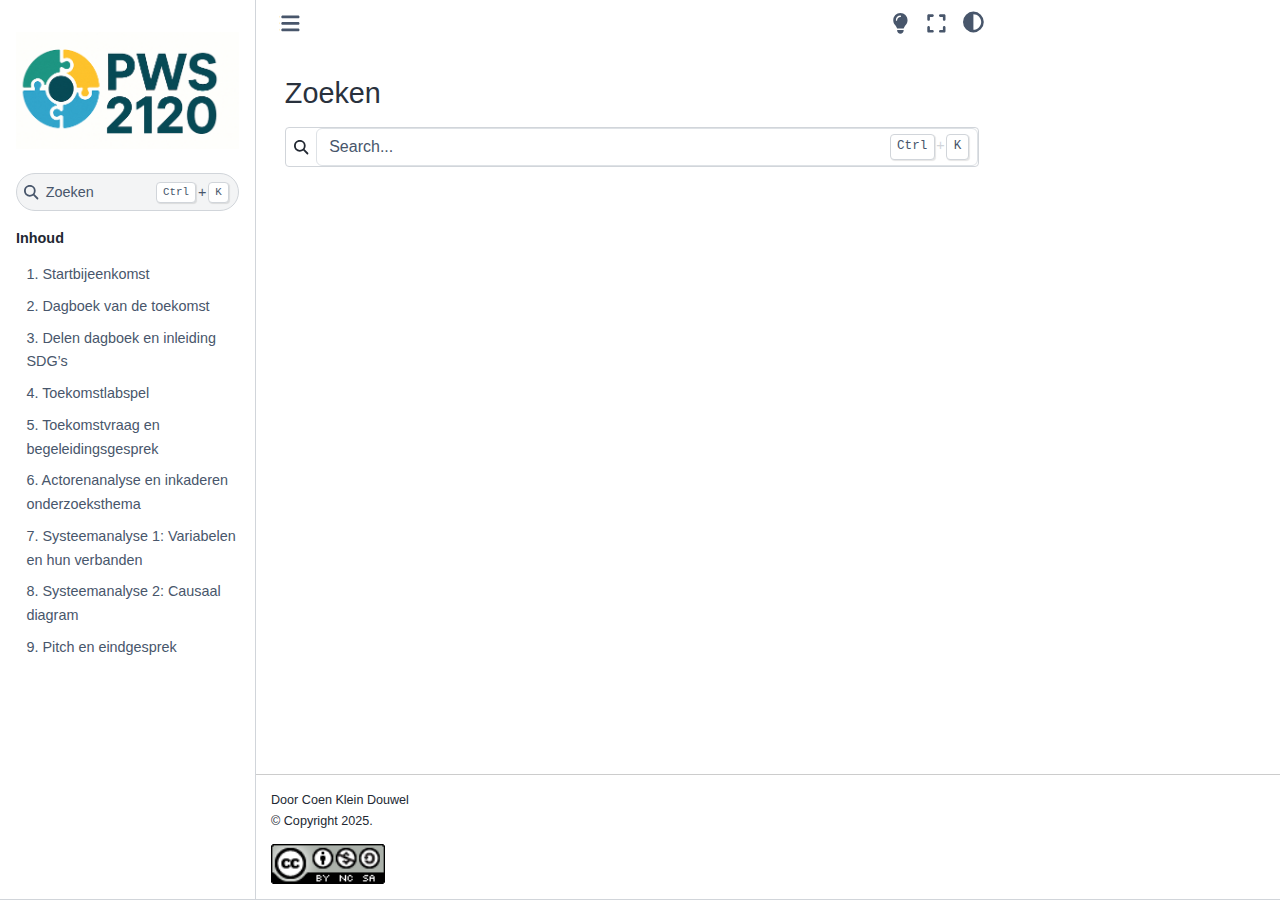
<file: docs/search.html>
<!DOCTYPE html>


<html lang="nl" data-content_root="./" >

  <head>
    <meta charset="utf-8" />
    <meta name="viewport" content="width=device-width, initial-scale=1.0" /><title>Zoeken - PWS2120 leerlingmateriaal</title>
  
  
  
  <script data-cfasync="false">
    document.documentElement.dataset.mode = localStorage.getItem("mode") || "";
    document.documentElement.dataset.theme = localStorage.getItem("theme") || "";
  </script>
  
  <!-- Loaded before other Sphinx assets -->
  <link href="_static/styles/theme.css?digest=dfe6caa3a7d634c4db9b" rel="stylesheet" />
<link href="_static/styles/bootstrap.css?digest=dfe6caa3a7d634c4db9b" rel="stylesheet" />
<link href="_static/styles/pydata-sphinx-theme.css?digest=dfe6caa3a7d634c4db9b" rel="stylesheet" />

  
  <link href="_static/vendor/fontawesome/6.5.2/css/all.min.css?digest=dfe6caa3a7d634c4db9b" rel="stylesheet" />
  <link rel="preload" as="font" type="font/woff2" crossorigin href="_static/vendor/fontawesome/6.5.2/webfonts/fa-solid-900.woff2" />
<link rel="preload" as="font" type="font/woff2" crossorigin href="_static/vendor/fontawesome/6.5.2/webfonts/fa-brands-400.woff2" />
<link rel="preload" as="font" type="font/woff2" crossorigin href="_static/vendor/fontawesome/6.5.2/webfonts/fa-regular-400.woff2" />

    <link rel="stylesheet" type="text/css" href="_static/pygments.css?v=8f2a1f02" />
    <link rel="stylesheet" type="text/css" href="_static/styles/sphinx-book-theme.css?v=eba8b062" />
    <link rel="stylesheet" type="text/css" href="_static/custom.css?v=1ba0b2db" />
  
  <!-- Pre-loaded scripts that we'll load fully later -->
  <link rel="preload" as="script" href="_static/scripts/bootstrap.js?digest=dfe6caa3a7d634c4db9b" />
<link rel="preload" as="script" href="_static/scripts/pydata-sphinx-theme.js?digest=dfe6caa3a7d634c4db9b" />
  <script src="_static/vendor/fontawesome/6.5.2/js/all.min.js?digest=dfe6caa3a7d634c4db9b"></script>

    <script src="_static/documentation_options.js?v=fbc27867"></script>
    <script src="_static/doctools.js?v=9bcbadda"></script>
    <script src="_static/sphinx_highlight.js?v=dc90522c"></script>
    <script src="_static/scripts/sphinx-book-theme.js?v=887ef09a"></script>
    <script src="_static/translations.js?v=e4d38c6a"></script>
    <script>DOCUMENTATION_OPTIONS.pagename = 'search';</script>
  <script src="_static/searchtools.js"></script>
  <script src="_static/language_data.js"></script>
  <script src="searchindex.js"></script>
    <link rel="index" title="Index" href="genindex.html" />
    <link rel="search" title="Zoeken" href="#" />
  <meta name="viewport" content="width=device-width, initial-scale=1"/>
  <meta name="docsearch:language" content="nl"/>
  </head>
  
  
  <body data-bs-spy="scroll" data-bs-target=".bd-toc-nav" data-offset="180" data-bs-root-margin="0px 0px -60%" data-default-mode="">

  
  
  <div id="pst-skip-link" class="skip-link d-print-none"><a href="#main-content">Skip to main content</a></div>
  
  <div id="pst-scroll-pixel-helper"></div>
  
  <button type="button" class="btn rounded-pill" id="pst-back-to-top">
    <i class="fa-solid fa-arrow-up"></i>Back to top</button>

  
  <input type="checkbox"
          class="sidebar-toggle"
          id="pst-primary-sidebar-checkbox"/>
  <label class="overlay overlay-primary" for="pst-primary-sidebar-checkbox"></label>
  
  <input type="checkbox"
          class="sidebar-toggle"
          id="pst-secondary-sidebar-checkbox"/>
  <label class="overlay overlay-secondary" for="pst-secondary-sidebar-checkbox"></label>
  
  <div class="search-button__wrapper">
    <div class="search-button__overlay"></div>
    <div class="search-button__search-container">
<form class="bd-search d-flex align-items-center"
      action="#"
      method="get">
  <i class="fa-solid fa-magnifying-glass"></i>
  <input type="search"
         class="form-control"
         name="q"
         id="search-input"
         placeholder="Search..."
         aria-label="Search..."
         autocomplete="off"
         autocorrect="off"
         autocapitalize="off"
         spellcheck="false"/>
  <span class="search-button__kbd-shortcut"><kbd class="kbd-shortcut__modifier">Ctrl</kbd>+<kbd>K</kbd></span>
</form></div>
  </div>

  <div class="pst-async-banner-revealer d-none">
  <aside id="bd-header-version-warning" class="d-none d-print-none" aria-label="Version warning"></aside>
</div>

  
    <header class="bd-header navbar navbar-expand-lg bd-navbar d-print-none">
    </header>
  

  <div class="bd-container">
    <div class="bd-container__inner bd-page-width">
      
      
      
        
      
      <div class="bd-sidebar-primary bd-sidebar">
        

  
  <div class="sidebar-header-items sidebar-primary__section">
    
    
    
    
  </div>
  
    <div class="sidebar-primary-items__start sidebar-primary__section">
        <div class="sidebar-primary-item">

  
    
  

<a class="navbar-brand logo" href="index.html">
  
  
  
  
  
    
    
      
    
    
    <img src="_static/logo.png" class="logo__image only-light" alt="PWS2120 leerlingmateriaal - Home"/>
    <script>document.write(`<img src="_static/logo.png" class="logo__image only-dark" alt="PWS2120 leerlingmateriaal - Home"/>`);</script>
  
  
</a></div>
        <div class="sidebar-primary-item">

 <script>
 document.write(`
   <button class="btn search-button-field search-button__button" title="Zoeken" aria-label="Zoeken" data-bs-placement="bottom" data-bs-toggle="tooltip">
    <i class="fa-solid fa-magnifying-glass"></i>
    <span class="search-button__default-text">Zoeken</span>
    <span class="search-button__kbd-shortcut"><kbd class="kbd-shortcut__modifier">Ctrl</kbd>+<kbd class="kbd-shortcut__modifier">K</kbd></span>
   </button>
 `);
 </script></div>
        <div class="sidebar-primary-item"><nav class="bd-links bd-docs-nav" aria-label="Main">
    <div class="bd-toc-item navbar-nav active">
        <p aria-level="2" class="caption" role="heading"><span class="caption-text">Inhoud</span></p>
<ul class="nav bd-sidenav">
<li class="toctree-l1"><a class="reference internal" href="1.%20Startbijeenkomst.html">1. Startbijeenkomst</a></li>
<li class="toctree-l1"><a class="reference internal" href="2.%20Dagboek%20van%20de%20toekomst.html">2. Dagboek van de toekomst</a></li>
<li class="toctree-l1"><a class="reference internal" href="3.%20Delen%20dagboek%20en%20inleiding%20SDG%27s.html">3. Delen dagboek en inleiding SDG’s</a></li>
<li class="toctree-l1"><a class="reference internal" href="4.%20Toekomstlabspel.html">4. Toekomstlabspel</a></li>
<li class="toctree-l1"><a class="reference internal" href="5.%20Toekomstvraag%20en%20begeleidingsgesprek.html">5. Toekomstvraag en begeleidingsgesprek</a></li>
<li class="toctree-l1"><a class="reference internal" href="6.%20Actorenanalyse%20en%20inkaderen%20onderzoeksthema%20%28CURIOUS%29.html">6. Actorenanalyse en inkaderen onderzoeksthema</a></li>
<li class="toctree-l1"><a class="reference internal" href="7.%20Systeemanalyse%201.html">7. Systeemanalyse 1: Variabelen en hun verbanden</a></li>
<li class="toctree-l1"><a class="reference internal" href="8.%20Systeemanalyse%202.html">8. Systeemanalyse 2: Causaal diagram</a></li>
<li class="toctree-l1"><a class="reference internal" href="9.%20Pitch%20en%20eindgesprek.html">9. Pitch en eindgesprek</a></li>
</ul>

    </div>
</nav></div>
    </div>
  
  
  <div class="sidebar-primary-items__end sidebar-primary__section">
  </div>
  
  <div id="rtd-footer-container"></div>


      </div>
      
      <main id="main-content" class="bd-main" role="main">
        
        

<div class="sbt-scroll-pixel-helper"></div>

          <div class="bd-content">
            <div class="bd-article-container">
              
              <div class="bd-header-article d-print-none">
<div class="header-article-items header-article__inner">
  
    <div class="header-article-items__start">
      
        <div class="header-article-item"><button class="sidebar-toggle primary-toggle btn btn-sm" title="Toggle primary sidebar" data-bs-placement="bottom" data-bs-toggle="tooltip">
  <span class="fa-solid fa-bars"></span>
</button></div>
      
    </div>
  
  
    <div class="header-article-items__end">
      
        <div class="header-article-item">

<div class="article-header-buttons">


<a href="https://github.com/coenkd/Astro-online/issues/new?title=Issue%20on%20page%20%2Fsearch.html&body=Your%20issue%20content%20here." target="_blank"
   class="btn btn-sm btn-source-issues-button"
   title="Open een probleem"
   data-bs-placement="bottom" data-bs-toggle="tooltip"
>
  

<span class="btn__icon-container">
  <i class="fas fa-lightbulb"></i>
  </span>

</a>




<button onclick="toggleFullScreen()"
  class="btn btn-sm btn-fullscreen-button"
  title="Volledig scherm"
  data-bs-placement="bottom" data-bs-toggle="tooltip"
>
  

<span class="btn__icon-container">
  <i class="fas fa-expand"></i>
  </span>

</button>



<script>
document.write(`
  <button class="btn btn-sm nav-link pst-navbar-icon theme-switch-button" title="light/dark" aria-label="light/dark" data-bs-placement="bottom" data-bs-toggle="tooltip">
    <i class="theme-switch fa-solid fa-sun fa-lg" data-mode="light"></i>
    <i class="theme-switch fa-solid fa-moon fa-lg" data-mode="dark"></i>
    <i class="theme-switch fa-solid fa-circle-half-stroke fa-lg" data-mode="auto"></i>
  </button>
`);
</script>


<script>
document.write(`
  <button class="btn btn-sm pst-navbar-icon search-button search-button__button" title="Zoeken" aria-label="Zoeken" data-bs-placement="bottom" data-bs-toggle="tooltip">
    <i class="fa-solid fa-magnifying-glass fa-lg"></i>
  </button>
`);
</script>

</div></div>
      
    </div>
  
</div>
</div>
              
              
  <div class="bd-search-container">
    <h1>Zoeken</h1>
    <noscript>
      <div class="admonition error">
        <p class="admonition-title">Fout</p>
        <p>Please activate JavaScript to enable the search functionality.</p>
      </div>
    </noscript>
    
<form class="bd-search d-flex align-items-center"
      action="#"
      method="get">
  <i class="fa-solid fa-magnifying-glass"></i>
  <input type="search"
         class="form-control"
         name="q"
         id="search-input"
         placeholder="Search..."
         aria-label="Search..."
         autocomplete="off"
         autocorrect="off"
         autocapitalize="off"
         spellcheck="false"/>
  <span class="search-button__kbd-shortcut"><kbd class="kbd-shortcut__modifier">Ctrl</kbd>+<kbd>K</kbd></span>
</form>
    <div id="search-results"></div>
  </div>
  <script>
    // Activate the search field on page load
    let searchInput = document.querySelector("form.bd-search input");
    if (searchInput) {
        searchInput.focus();
        searchInput.select();
        console.log("[PST]: Set focus on search field.");
    }
  </script>

              
              
              
              
                <footer class="prev-next-footer d-print-none">
                  
<div class="prev-next-area">
</div>
                </footer>
              
            </div>
            
            
              
            
          </div>
          <footer class="bd-footer-content">
            
<div class="bd-footer-content__inner container">
  
  <div class="footer-item">
    
<p class="component-author">
Door Coen Klein Douwel
</p>

  </div>
  
  <div class="footer-item">
    

  <p class="copyright">
    
      © Copyright 2025.
      <br/>
    
  </p>

  </div>
  
  <div class="footer-item">
    
  </div>
  
  <div class="footer-item">
    
<div class="extra_footer">
  
        <div style="text-align: left; margin-top: 1em;">
            <a href="https://creativecommons.org/licenses/by-nc-sa/4.0/" target="_blank" rel="noopener noreferrer">
                <img alt="Creative Commons Licentie" src="_static/cc.png" style="height: 40px;" />
            </a>
           
        </div>
    
</div>
  </div>
  
</div>
          </footer>
        

      </main>
    </div>
  </div>
  
  <!-- Scripts loaded after <body> so the DOM is not blocked -->
  <script src="_static/scripts/bootstrap.js?digest=dfe6caa3a7d634c4db9b"></script>
<script src="_static/scripts/pydata-sphinx-theme.js?digest=dfe6caa3a7d634c4db9b"></script>

  <footer class="bd-footer">
  </footer>
  </body>
</html>
</file>
<file: docs/_static/styles/theme.css>
/* Provided by Sphinx's 'basic' theme, and included in the final set of assets */
@import "../basic.css";
</file>
<file: docs/_static/styles/pydata-sphinx-theme.css>
html{--pst-header-height:4rem;--pst-header-article-height:calc(var(--pst-header-height)*2/3);--pst-sidebar-secondary:17rem;--pst-font-size-base:1rem;--pst-font-size-h1:2.5rem;--pst-font-size-h2:2rem;--pst-font-size-h3:1.75rem;--pst-font-size-h4:1.5rem;--pst-font-size-h5:1.25rem;--pst-font-size-h6:1.1rem;--pst-font-size-milli:0.9rem;--pst-sidebar-font-size:0.9rem;--pst-sidebar-font-size-mobile:1.1rem;--pst-sidebar-header-font-size:1.2rem;--pst-sidebar-header-font-weight:600;--pst-admonition-font-weight-heading:600;--pst-font-weight-caption:300;--pst-font-weight-heading:400;--pst-font-family-base-system:-apple-system,"BlinkMacSystemFont","Segoe UI","Helvetica Neue","Arial",sans-serif,"Apple Color Emoji","Segoe UI Emoji","Segoe UI Symbol";--pst-font-family-monospace-system:"SFMono-Regular","Menlo","Consolas","Monaco","Liberation Mono","Lucida Console",monospace;--pst-font-family-base:var(--pst-font-family-base-system);--pst-font-family-heading:var(--pst-font-family-base-system);--pst-font-family-monospace:var(--pst-font-family-monospace-system);--pst-font-size-icon:1.5rem;--pst-icon-check-circle:"";--pst-icon-info-circle:"";--pst-icon-exclamation-triangle:"";--pst-icon-exclamation-circle:"";--pst-icon-times-circle:"";--pst-icon-lightbulb:"";--pst-icon-download:"";--pst-icon-angle-left:"";--pst-icon-angle-right:"";--pst-icon-external-link:"";--pst-icon-search-minus:"";--pst-icon-github:"";--pst-icon-gitlab:"";--pst-icon-share:"";--pst-icon-bell:"";--pst-icon-pencil:"";--pst-breadcrumb-divider:"";--pst-icon-admonition-default:var(--pst-icon-bell);--pst-icon-admonition-note:var(--pst-icon-info-circle);--pst-icon-admonition-attention:var(--pst-icon-exclamation-circle);--pst-icon-admonition-caution:var(--pst-icon-exclamation-triangle);--pst-icon-admonition-warning:var(--pst-icon-exclamation-triangle);--pst-icon-admonition-danger:var(--pst-icon-exclamation-triangle);--pst-icon-admonition-error:var(--pst-icon-times-circle);--pst-icon-admonition-hint:var(--pst-icon-lightbulb);--pst-icon-admonition-tip:var(--pst-icon-lightbulb);--pst-icon-admonition-important:var(--pst-icon-exclamation-circle);--pst-icon-admonition-seealso:var(--pst-icon-share);--pst-icon-admonition-todo:var(--pst-icon-pencil);--pst-icon-versionmodified-default:var(--pst-icon-exclamation-circle);--pst-icon-versionmodified-added:var(--pst-icon-exclamation-circle);--pst-icon-versionmodified-changed:var(--pst-icon-exclamation-circle);--pst-icon-versionmodified-deprecated:var(--pst-icon-exclamation-circle);font-size:var(--pst-font-size-base);scroll-padding-top:calc(var(--pst-header-height) + 1rem)}body{background-color:var(--pst-color-background);color:var(--pst-color-text-base);display:flex;flex-direction:column;font-family:var(--pst-font-family-base);font-weight:400;line-height:1.65;min-height:100vh}body::-webkit-scrollbar-track{background-color:var(--pst-color-background)}p{font-size:1em;margin-bottom:1.15rem}p.rubric{border-bottom:1px solid var(--pst-color-border)}p.centered{text-align:center}a{word-wrap:break-word;color:var(--pst-color-link);text-decoration:underline;text-decoration-thickness:max(1px,.0625rem);text-underline-offset:.1578em}a:hover{color:var(--pst-color-link-hover);text-decoration-skip-ink:none;text-decoration-thickness:max(3px,.1875rem,.12em)}a:active,a:visited{color:var(--pst-color-link)}a:visited:hover{color:var(--pst-color-link-hover)}a.headerlink{color:var(--pst-color-secondary);font-size:.8em;margin-left:.2em;opacity:.7;padding:0 4px;text-decoration:none;transition:all .2s ease-out;user-select:none}a.headerlink:hover{opacity:1}a.github:before,a.gitlab:before{color:var(--pst-color-text-muted);font:var(--fa-font-brands);margin-right:.25rem}a.github:before{content:var(--pst-icon-github)}a.gitlab:before{content:var(--pst-icon-gitlab)}h1,h2,h3,h4,h5,h6{font-family:var(--pst-font-family-heading);font-weight:var(--pst-font-weight-heading);line-height:1.15;margin:2.75rem 0 1.05rem}h1{font-size:var(--pst-font-size-h1);margin-top:0}h1,h2{color:var(--pst-heading-color)}h2{font-size:var(--pst-font-size-h2)}h3{font-size:var(--pst-font-size-h3)}h3,h4{color:var(--pst-heading-color)}h4{font-size:var(--pst-font-size-h4)}h5{font-size:var(--pst-font-size-h5)}h5,h6{color:var(--pst-color-text-base)}h6{font-size:var(--pst-font-size-h6)}.text_small,small{font-size:var(--pst-font-size-milli)}hr{border:0;border-top:1px solid var(--pst-color-border)}code,kbd,pre,samp{font-family:var(--pst-font-family-monospace)}kbd{background-color:var(--pst-color-on-background);color:var(--pst-color-text-muted)}kbd:not(.compound){border:1px solid var(--pst-color-border);box-shadow:1px 1px 1px var(--pst-color-shadow);margin:0 .1rem;padding:.1rem .4rem}code{color:var(--pst-color-inline-code)}pre{background-color:var(--pst-color-surface);border:1px solid var(--pst-color-border);border-radius:.25rem;color:var(--pst-color-text-base);line-height:1.2em;margin:1.5em 0;padding:1rem}pre .linenos{opacity:.8;padding-right:10px}#pst-back-to-top{background-color:var(--pst-color-secondary);border:none;color:var(--pst-color-secondary-text);display:none;left:50vw;position:fixed;top:90vh;transform:translate(-50%);z-index:1080}#pst-back-to-top .fa-arrow-up{margin-inline-end:.5em}#pst-back-to-top:hover{background-color:var(--pst-violet-600);color:var(--pst-color-link-hover);color:var(--pst-color-secondary-text);text-decoration:underline;text-decoration-skip-ink:none;text-decoration-thickness:max(1px,.0625rem);text-decoration-thickness:max(3px,.1875rem,.12em);text-decoration-thickness:1px;text-underline-offset:.1578em}#pst-back-to-top:focus-visible{box-shadow:none;outline:var(--pst-color-accent) solid .1875rem;outline-color:var(--pst-color-secondary);outline-offset:.1875rem}:focus-visible{box-shadow:none;outline:var(--pst-color-accent) solid .1875rem}.skip-link{background-color:var(--pst-color-warning);border-bottom:1px solid var(--pst-color-border);left:0;padding:.5rem;position:fixed;right:0;text-align:center;top:0;transform:translateY(-100%);transition:transform .15s ease-in-out;z-index:1055}.skip-link:focus-within{transform:translateY(0)}.skip-link a{color:var(--pst-color-warning-text)!important}.skip-link a:focus-visible{outline-color:#14181e}.bd-container{display:flex;flex-grow:1;justify-content:center}.bd-container .bd-container__inner{display:flex}.bd-page-width{width:100%}@media(min-width:960px){.bd-page-width{max-width:88rem}}.pst-async-banner-revealer{height:0;overflow:hidden;transition:height .3s ease-in-out}@media(prefers-reduced-motion){.pst-async-banner-revealer{transition:none}}#bd-header-version-warning,.bd-header-announcement{align-items:center;display:flex;justify-content:center;min-height:3rem;padding:.5rem 12.5%;position:relative;text-align:center;width:100%}@media(max-width:959.98px){#bd-header-version-warning,.bd-header-announcement{padding:.5rem 2%}}#bd-header-version-warning p,.bd-header-announcement p{font-weight:700;margin:0}#bd-header-version-warning a,.bd-header-announcement a{color:var(--pst-color-inline-code-links)}#bd-header-version-warning .pst-button-link-to-stable-version,.bd-header-announcement .pst-button-link-to-stable-version{background-color:var(--pst-color-danger);border-color:var(--pst-color-danger);border-radius:.25rem;box-shadow:0 .2rem .5rem var(--pst-color-shadow),0 0 .0625rem var(--pst-color-shadow)!important;color:var(--pst-color-danger-text)}#bd-header-version-warning .pst-button-link-to-stable-version:hover,.bd-header-announcement .pst-button-link-to-stable-version:hover{background-color:var(--pst-color-danger-highlight);border-color:var(--pst-color-danger-highlight);color:var(--pst-color-danger-text)}#bd-header-version-warning .pst-button-link-to-stable-version:focus-visible,.bd-header-announcement .pst-button-link-to-stable-version:focus-visible{outline:.1875rem solid var(--pst-color-danger);outline-offset:.1875rem}.bd-header-announcement{background-color:var(--pst-color-secondary-bg)}#bd-header-version-warning{background-color:var(--pst-color-danger-bg)}.bd-main{display:flex;flex-direction:column;flex-grow:1;min-width:0}.bd-main .bd-content{display:flex;height:100%;justify-content:center}.bd-main .bd-content .bd-article-container{display:flex;flex-direction:column;justify-content:start;max-width:60em;overflow-x:auto;padding:1rem;width:100%}@media(min-width:1200px){.bd-main .bd-content .bd-article-container .bd-article{padding-left:2rem;padding-top:1.5rem}}.bd-footer{border-top:1px solid var(--pst-color-border);width:100%}.bd-footer .bd-footer__inner{display:flex;flex-grow:1;margin:auto;padding:1rem}.bd-footer .footer-items__center,.bd-footer .footer-items__end,.bd-footer .footer-items__start{display:flex;flex-direction:column;flex-grow:1;gap:.5rem;justify-content:center}.bd-footer .footer-items__center{text-align:center}.bd-footer .footer-items__end{text-align:end}.bd-footer .footer-item p{margin-bottom:0}.bd-footer-article{margin-top:auto}.bd-footer-article .footer-article-items{display:flex;flex-direction:column}.bd-footer-content .footer-content-items{display:flex;flex-direction:column;margin-top:auto}.bd-header{background-color:var(--pst-color-on-background)!important;box-shadow:0 .125rem .25rem 0 var(--pst-color-shadow);justify-content:center;max-width:100vw;padding:0;position:sticky;top:0;width:100%;z-index:1030}.bd-header .bd-header__inner{align-items:center;display:flex;height:fit-content;padding-left:1rem;padding-right:1rem}.bd-header :focus-visible{border-radius:.125rem}.bd-header .navbar-item{align-items:center;display:flex;height:var(--pst-header-height);max-height:var(--pst-header-height)}.bd-header .navbar-header-items{display:none;flex-shrink:1}@media(min-width:960px){.bd-header .navbar-header-items{display:inherit;flex-grow:1;padding:0 0 0 .5rem}}.bd-header .navbar-header-items__center,.bd-header .navbar-header-items__end,.bd-header .navbar-header-items__start{align-items:center;display:flex;flex-flow:wrap;row-gap:0}.bd-header .navbar-header-items__center,.bd-header .navbar-header-items__end{column-gap:1rem}.bd-header .navbar-header-items__start{flex-shrink:0;gap:.5rem;margin-right:auto}.bd-header .navbar-header-items__end{justify-content:end}.bd-header ul.navbar-nav{display:flex}@media(min-width:960px){.bd-header ul.navbar-nav{align-items:baseline}}.bd-header ul.navbar-nav>li.nav-item{margin-inline:2px}.bd-header ul.navbar-nav>li.nav-item>.nav-link{color:var(--pst-color-text-muted);padding-inline:6px;position:relative}.bd-header ul.navbar-nav>li.nav-item>.nav-link:before{background-color:transparent;content:"";display:block;inset:0;bottom:calc(max(3px, .1875rem, .12em)*-1);margin:max(3px,.1875rem,.12em) 0;position:absolute}.bd-header ul.navbar-nav>li.nav-item>.nav-link:hover{color:var(--pst-color-secondary);text-decoration:none}.bd-header ul.navbar-nav>li.nav-item>.nav-link:hover:before{border-bottom:max(3px,.1875rem,.12em) solid var(--pst-color-secondary)}.bd-header ul.navbar-nav>li.nav-item>.nav-link:focus-visible{box-shadow:none;outline:3px solid var(--pst-color-accent);outline-offset:3px}.bd-header ul.navbar-nav>li.nav-item.current>.nav-link{color:var(--pst-color-primary)}.bd-header ul.navbar-nav>li.nav-item.current>.nav-link:before{border-bottom:3px solid var(--pst-color-primary)}.bd-header ul.navbar-nav>li.nav-item.dropdown{margin-inline:4px}.bd-header ul.navbar-nav>li.nav-item.dropdown button{padding-inline:8px}.bd-header ul.navbar-nav>li.nav-item.dropdown>.dropdown-toggle{border-radius:.125rem;color:var(--pst-color-text-muted)}.bd-header ul.navbar-nav>li.nav-item.dropdown>.dropdown-toggle:focus-visible{box-shadow:0 0 0 .1875rem var(--pst-color-accent)}.bd-header ul.navbar-nav>li.nav-item.dropdown>.dropdown-toggle:hover{box-shadow:0 0 0 .1875rem var(--pst-color-link-hover);color:var(--pst-color-text-base);text-decoration:none}.bd-header ul.navbar-nav li a.nav-link.dropdown-item{color:var(--pst-color-text-muted);text-decoration:none}.bd-header ul.navbar-nav li a.nav-link.dropdown-item:hover{color:var(--pst-color-link-hover);text-decoration:underline;text-decoration-skip-ink:none;text-decoration-thickness:max(1px,.0625rem);text-decoration-thickness:max(3px,.1875rem,.12em);text-underline-offset:.1578em}.bd-header ul.navbar-nav .dropdown button{border:none;display:unset}.bd-header ul.navbar-nav .dropdown button:hover{color:var(--pst-color-link-hover);text-decoration:underline;text-decoration-skip-ink:none;text-decoration-thickness:max(1px,.0625rem);text-decoration-thickness:max(3px,.1875rem,.12em);text-underline-offset:.1578em}.bd-header ul.navbar-nav .dropdown .dropdown-menu{background-color:var(--pst-color-on-background);border:1px solid var(--pst-color-border);box-shadow:0 0 .3rem .1rem var(--pst-color-shadow);margin:.5rem 0;min-width:20rem;padding:.5rem 0;z-index:1070}.bd-header ul.navbar-nav .dropdown .dropdown-menu .dropdown-item{padding:.25rem 1.5rem}.bd-header ul.navbar-nav .dropdown .dropdown-menu .dropdown-item:focus:not(:hover,:active){background-color:inherit}.bd-header ul.navbar-nav .dropdown .dropdown-menu .dropdown-item:focus-visible{z-index:10}.bd-header ul.navbar-nav .dropdown .dropdown-menu:not(.show){display:none}.bd-header button.sidebar-toggle{background-color:inherit;color:var(--pst-color-muted);font-size:var(--pst-font-size-icon);margin-bottom:0;padding:.5rem}.bd-header button.primary-toggle{margin-right:1rem}@media(min-width:960px){.bd-header button.primary-toggle{display:none}}.bd-header button.secondary-toggle{margin-left:1rem}@media(min-width:1200px){.bd-header button.secondary-toggle{display:none}}@media(min-width:960px){.navbar-center-items .navbar-item{display:inline-block}}.nav-link{transition:none}.nav-link:hover{color:var(--pst-color-link-hover);text-decoration:underline;text-decoration-skip-ink:none;text-decoration-thickness:max(1px,.0625rem);text-decoration-thickness:max(3px,.1875rem,.12em);text-underline-offset:.1578em}.nav-link.nav-external:after{content:var(--pst-icon-external-link);font:var(--fa-font-solid);font-size:.75em;margin-left:.3em}.bd-navbar-elements li.nav-item i{font-size:.7rem;padding-left:2px;vertical-align:middle}.navbar-persistent--mobile{margin-left:auto}@media(min-width:960px){.navbar-persistent--mobile{display:none}}.navbar-persistent--container{display:none}@media(min-width:960px){.navbar-persistent--container{display:flex}}.header-article__inner{display:flex;padding:0 .5rem}.header-article__inner .header-article-item{height:var(--pst-header-article-height);min-height:var(--pst-header-article-height)}.header-article__inner .header-article-items__end,.header-article__inner .header-article-items__start{align-items:start;display:flex;gap:.5rem}.header-article__inner .header-article-items__end{margin-left:auto}.bd-sidebar-primary{background-color:var(--pst-color-background);border-right:1px solid var(--pst-color-border);display:flex;flex:0 0 auto;flex-direction:column;font-size:var(--pst-sidebar-font-size-mobile);gap:1rem;max-height:calc(100vh - var(--pst-header-height));overflow-y:auto;padding:2rem 1rem 1rem;position:sticky;top:var(--pst-header-height);width:25%}@media(min-width:960px){.bd-sidebar-primary{font-size:var(--pst-sidebar-font-size)}}.bd-sidebar-primary :focus-visible{border-radius:.125rem}.bd-sidebar-primary .nav-link{font-size:var(--pst-sidebar-font-size-mobile)}.bd-sidebar-primary.no-sidebar{border-right:0}@media(min-width:960px){.bd-sidebar-primary.hide-on-wide{display:none}}.bd-sidebar-primary h1,.bd-sidebar-primary h2,.bd-sidebar-primary h3,.bd-sidebar-primary h4{color:var(--pst-color-text-base)}.bd-sidebar-primary .sidebar-primary-items__end .sidebar-primary-item,.bd-sidebar-primary .sidebar-primary-items__start .sidebar-primary-item{padding:.5rem 0}.bd-sidebar-primary .sidebar-header-items{display:flex;flex-direction:column}.bd-sidebar-primary .sidebar-header-items .sidebar-header-items__title{color:var(--pst-color-text-base);font-size:var(--pst-sidebar-header-font-size);font-weight:var(--pst-sidebar-header-font-weight);margin-bottom:.5rem}.bd-sidebar-primary .sidebar-header-items .nav-item.dropdown button{display:none}.bd-sidebar-primary .sidebar-header-items .nav-item.dropdown .dropdown-menu{background-color:inherit;border:none;display:flex;flex-direction:column;font-size:inherit;margin:0;padding:0}.bd-sidebar-primary .sidebar-header-items .nav-item.dropdown .dropdown-menu .dropdown-item:focus,.bd-sidebar-primary .sidebar-header-items .nav-item.dropdown .dropdown-menu .dropdown-item:hover{background-color:unset}.bd-sidebar-primary .sidebar-header-items .bd-navbar-elements .nav-link:focus-visible{box-shadow:none;outline:var(--pst-color-accent) solid .1875rem;outline-offset:.1875rem}.bd-sidebar-primary .sidebar-header-items .sidebar-header-items__center{display:flex;flex-direction:column}.bd-sidebar-primary .sidebar-header-items .sidebar-header-items__end{align-items:center;display:flex;gap:1rem}@media(min-width:960px){.bd-sidebar-primary .sidebar-header-items{display:none}}.bd-sidebar-primary .sidebar-primary-items__start{border-top:1px solid var(--pst-color-border)}@media(min-width:960px){.bd-sidebar-primary .sidebar-primary-items__start{border-top:none}}.bd-sidebar-primary .sidebar-primary-items__end{margin-bottom:1em;margin-top:auto}.bd-sidebar-primary .list-caption{list-style:none;padding-left:0}.bd-sidebar-primary .list-caption li.toctree-l0.has-children>details>summary{align-items:baseline;display:flex;height:auto;justify-content:space-between;position:relative;width:auto}.bd-sidebar-primary .list-caption li.toctree-l0.has-children>details>summary .toctree-toggle{flex:0 0 auto}.bd-sidebar-primary .list-caption li.toctree-l0.has-children>details>summary .toctree-toggle .fa-chevron-down{font-size:1rem}.bd-sidebar-primary li.has-children{position:relative}.bd-sidebar-primary li.has-children .caption,.bd-sidebar-primary li.has-children>.reference{margin-right:calc(30px + .1875rem);padding-top:.25rem}.bd-sidebar-primary li.has-children>details>summary{list-style:none}.bd-sidebar-primary li.has-children>details>summary::-webkit-details-marker{display:none}.bd-sidebar-primary li.has-children>details>summary:focus-visible{outline:none}.bd-sidebar-primary li.has-children>details>summary:focus-visible>.toctree-toggle{outline:var(--pst-color-accent) solid .1875rem;outline-offset:-.1875rem}.bd-sidebar-primary li.has-children>details>summary .toctree-toggle{align-items:center;cursor:pointer;display:inline-flex;height:30px;justify-content:center;position:absolute;right:0;top:0;width:30px}.bd-sidebar-primary li.has-children>details>summary .toctree-toggle .fa-chevron-down{font-size:.75rem}.bd-sidebar-primary li.has-children>details[open]>summary .fa-chevron-down{transform:rotate(180deg)}nav.bd-links{margin-right:-1rem}@media(min-width:960px){nav.bd-links{display:block}}nav.bd-links ul{display:block;list-style:none}nav.bd-links ul ul{padding:0 0 0 1rem}nav.bd-links li>a{box-shadow:none;color:var(--pst-color-text-muted);display:block;margin-right:.1875rem;padding:.25rem .65rem;text-decoration:none}nav.bd-links li>a:hover{background-color:transparent;text-decoration:underline;text-decoration-skip-ink:none;text-decoration-thickness:max(3px,.1875rem,.12em)}nav.bd-links li>a:active,nav.bd-links li>a:hover{color:var(--pst-color-link-hover)}nav.bd-links li>a:focus-visible{box-shadow:0 0 0 .1875rem var(--pst-color-accent);outline:none;z-index:10}nav.bd-links li>a.reference.external:after{content:var(--pst-icon-external-link);font:var(--fa-font-solid);font-size:.75em;margin-left:.3em}nav.bd-links .current>a{background-color:transparent;box-shadow:inset max(3px,.1875rem,.12em) 0 0 var(--pst-color-primary);color:var(--pst-color-primary);font-weight:600}nav.bd-links .current>a:focus-visible{box-shadow:inset max(3px,.1875rem,.12em) 0 0 var(--pst-color-primary),0 0 0 .1875rem var(--pst-color-accent);outline:none}nav.bd-links p.bd-links__title{font-size:var(--pst-sidebar-header-font-size)}nav.bd-links p.bd-links__title,nav.bd-links p.caption{font-weight:var(--pst-sidebar-header-font-weight);margin-bottom:.5rem}nav.bd-links p.caption{color:var(--pst-color-text-base);font-size:var(--pst-sidebar-font-size-mobile);margin-top:1.25rem;position:relative}nav.bd-links p.caption:first-child{margin-top:0}@media(min-width:960px){nav.bd-links p.caption{font-size:var(--pst-sidebar-font-size)}}.bd-sidebar-secondary{background-color:var(--pst-color-background);display:flex;flex-direction:column;flex-shrink:0;font-size:var(--pst-sidebar-font-size-mobile);max-height:calc(100vh - var(--pst-header-height));order:2;overflow-y:auto;padding:2rem 1rem 1rem;position:sticky;top:var(--pst-header-height);width:var(--pst-sidebar-secondary)}@media(min-width:1200px){.bd-sidebar-secondary{font-size:var(--pst-sidebar-font-size)}}.sidebar-secondary-item{padding:.5rem}@media(min-width:1200px){.sidebar-secondary-item{border-left:1px solid var(--pst-color-border);padding-left:1rem}}.sidebar-secondary-item i{padding-right:.5rem}input.sidebar-toggle{display:none}label.overlay{background-color:#000;height:0;left:0;opacity:.5;position:fixed;top:0;transition:opacity .2s ease-out;width:0;z-index:1050}input#pst-primary-sidebar-checkbox:checked+label.overlay.overlay-primary,input#pst-secondary-sidebar-checkbox:checked+label.overlay.overlay-secondary{height:100vh;width:100vw}input#pst-primary-sidebar-checkbox:checked~.bd-container .bd-sidebar-primary{margin-left:0;visibility:visible}input#pst-secondary-sidebar-checkbox:checked~.bd-container .bd-sidebar-secondary{margin-right:0;visibility:visible}@media(min-width:960px){.sidebar-toggle.primary-toggle{display:none}input#pst-primary-sidebar-checkbox:checked+label.overlay.overlay-primary{height:0;width:0}.bd-sidebar-primary{margin-left:0;visibility:visible}}@media(max-width:959.98px){.bd-sidebar-primary{flex-grow:.75;height:100vh;left:0;margin-left:-75%;max-height:100vh;max-width:350px;position:fixed;top:0;transition:visibility .2s ease-out,margin .2s ease-out;visibility:hidden;width:75%;z-index:1055}}@media(max-width:1199.98px){.bd-sidebar-secondary{flex-grow:.75;height:100vh;margin-right:-75%;max-height:100vh;max-width:350px;position:fixed;right:0;top:0;transition:visibility .2s ease-out,margin .2s ease-out;visibility:hidden;width:75%;z-index:1055}}ul.bd-breadcrumbs{display:flex;flex-wrap:wrap;font-size:.8rem;list-style:none;padding-left:0}ul.bd-breadcrumbs li.breadcrumb-item{align-items:center;display:flex;font-weight:700}ul.bd-breadcrumbs li.breadcrumb-item a{color:var(--pst-color-text-muted);text-decoration:none}ul.bd-breadcrumbs li.breadcrumb-item a:hover{color:var(--pst-color-link-hover);text-decoration:underline;text-decoration-skip-ink:none;text-decoration-thickness:max(1px,.0625rem);text-decoration-thickness:max(3px,.1875rem,.12em);text-underline-offset:.1578em}ul.bd-breadcrumbs li.breadcrumb-item:not(.breadcrumb-home):before{color:var(--pst-color-text-muted);content:var(--pst-breadcrumb-divider);font:var(--fa-font-solid);font-size:.8rem;padding:0 .5rem}html .pst-navbar-icon{align-items:center;border:none;border-radius:0;box-sizing:border-box;color:var(--pst-color-text-muted);display:flex;font-size:1rem;height:2.15rem;justify-content:center;line-height:1.65;min-height:24px;min-width:24px;padding:.25rem 0;position:relative}html .pst-navbar-icon:before{background-color:transparent;content:"";display:block;inset:0;bottom:calc(max(3px, .1875rem, .12em)*-1);margin:max(3px,.1875rem,.12em) 0;position:absolute}html .pst-navbar-icon:hover{color:var(--pst-color-secondary);text-decoration:none}html .pst-navbar-icon:hover:before{border-bottom:max(3px,.1875rem,.12em) solid var(--pst-color-secondary)}html .pst-navbar-icon:focus-visible{box-shadow:none;outline:3px solid var(--pst-color-accent);outline-offset:3px}ul.navbar-icon-links{align-items:center;column-gap:1rem;display:flex;flex-flow:row wrap;justify-content:space-evenly;list-style:none;margin-bottom:0;padding-left:0}ul.navbar-icon-links i.fa-brands,ul.navbar-icon-links i.fa-regular,ul.navbar-icon-links i.fa-solid{font-size:var(--pst-font-size-icon);font-style:normal;vertical-align:middle}ul.navbar-icon-links i.fa-square-twitter:before{color:#55acee}ul.navbar-icon-links i.fa-square-gitlab:before{color:#548}ul.navbar-icon-links i.fa-bitbucket:before{color:#0052cc}ul.navbar-icon-links img.icon-link-image{border-radius:.2rem;height:1.5em}ul.navbar-icon-links .fa-pydata{stroke:var(--pst-color-background);stroke-linejoin:round;stroke-width:.35}.navbar-brand{align-items:center;display:flex;flex-shrink:0;gap:.5rem;height:var(--pst-header-height);margin:0;max-height:var(--pst-header-height);padding:.5rem 0;position:relative;width:auto}.navbar-brand p{color:var(--pst-color-text-base);margin-bottom:0}.navbar-brand img{height:100%;max-width:100%;width:auto}.navbar-brand:hover,.navbar-brand:visited:hover{color:var(--pst-color-link-hover);color:var(--pst-color-text-base);text-decoration:underline;text-decoration-skip-ink:none;text-decoration-thickness:max(1px,.0625rem);text-decoration-thickness:max(3px,.1875rem,.12em);text-underline-offset:.1578em}ul.navbar-nav ul{padding:0 0 0 1rem}ul.navbar-nav li{display:flex;flex-direction:column}ul.navbar-nav li a{align-items:center;color:var(--pst-color-text-muted);display:flex;height:100%;padding-bottom:.25rem;padding-top:.25rem;text-decoration:none}ul.navbar-nav li a:hover{color:var(--pst-color-link-hover);text-decoration:underline;text-decoration-skip-ink:none;text-decoration-thickness:max(1px,.0625rem);text-decoration-thickness:max(3px,.1875rem,.12em);text-underline-offset:.1578em}.page-toc .section-nav{border-bottom:none;padding-left:0}.page-toc .section-nav ul{padding-left:1rem}.page-toc .nav-link{font-size:var(--pst-sidebar-font-size-mobile)}@media(min-width:1200px){.page-toc .nav-link{font-size:var(--pst-sidebar-font-size)}}.page-toc .onthispage{color:var(--pst-color-text-base);font-weight:var(--pst-sidebar-header-font-weight);margin-bottom:.5rem}.prev-next-area{width:100%}.prev-next-area p{color:var(--pst-color-text-muted);line-height:1.3em;margin:0 .3em}.prev-next-area i{font-size:1.2em}.prev-next-area a{align-items:center;border:none;color:var(--pst-color-text-muted);display:flex;max-width:45%;overflow-x:hidden;padding:10px;text-decoration:none}.prev-next-area a p.prev-next-title{word-wrap:break-word;color:var(--pst-color-link);font-size:1.1em;font-weight:var(--pst-admonition-font-weight-heading);text-decoration:underline;text-decoration-thickness:max(1px,.0625rem);text-underline-offset:.1578em}.prev-next-area a p.prev-next-title:hover{color:var(--pst-color-link-hover);text-decoration-skip-ink:none;text-decoration-thickness:max(3px,.1875rem,.12em)}.prev-next-area a p.prev-next-title:active,.prev-next-area a p.prev-next-title:visited{color:var(--pst-color-link)}.prev-next-area a p.prev-next-title:visited:hover{color:var(--pst-color-link-hover)}.prev-next-area a:hover p.prev-next-title,.prev-next-area a:visited:hover p.prev-next-title{color:var(--pst-color-link-hover);text-decoration:underline;text-decoration-skip-ink:none;text-decoration-thickness:max(1px,.0625rem);text-decoration-thickness:max(3px,.1875rem,.12em);text-underline-offset:.1578em}.prev-next-area a .prev-next-info{flex-direction:column;margin:0 .5em}.prev-next-area a .prev-next-info .prev-next-subtitle{text-transform:capitalize}.prev-next-area a.left-prev{float:left}.prev-next-area a.right-next{float:right}.prev-next-area a.right-next div.prev-next-info{text-align:right}.bd-search{border:1px solid var(--pst-color-border);border-radius:.25rem;color:var(--pst-color-text-base);gap:.5rem;padding-left:.5rem;position:relative}.bd-search,.bd-search:active{background-color:var(--pst-color-background)}.bd-search:active{color:var(--pst-color-text-muted)}.bd-search .icon{color:var(--pst-color-border);left:25px;position:absolute}.bd-search .fa-solid.fa-magnifying-glass{color:var(--pst-color-text-muted);left:calc(1.25rem - .35em);position:absolute}.bd-search input::placeholder{color:var(--pst-color-text-muted)}.bd-search input::-webkit-search-cancel-button,.bd-search input::-webkit-search-decoration{appearance:none}.bd-search .search-button__kbd-shortcut{color:var(--pst-color-border);display:flex;position:absolute;right:.5rem}.form-control{background-color:var(--pst-color-background);color:var(--pst-color-text-base)}.form-control:focus,.form-control:focus-visible{background-color:var(--pst-color-background);border:none;color:var(--pst-color-text-muted)}.search-button i{font-size:1.3rem}.search-button__overlay,.search-button__search-container{display:none}.search-button__wrapper.show .search-button__search-container{display:flex;left:50%;margin-top:.5rem;max-width:800px;position:fixed;right:1rem;top:30%;transform:translate(-50%,-50%);width:90%;z-index:1055}.search-button__wrapper.show .search-button__overlay{background-color:#000;display:flex;height:100%;left:0;opacity:.5;position:fixed;top:0;width:100%;z-index:1050}.search-button__wrapper.show form.bd-search{flex-grow:1;padding-bottom:0;padding-top:0}.search-button__wrapper.show input,.search-button__wrapper.show svg{font-size:var(--pst-font-size-icon)}.search-button-field{align-items:center;background-color:var(--pst-color-surface);border:1px solid var(--pst-color-border);border-radius:1.5em;color:var(--pst-color-text-muted);display:inline-flex;padding:.5em}.search-button-field:hover{box-shadow:0 0 0 .1875rem var(--pst-color-link-hover)}.search-button-field:focus-visible{border-radius:1.5em}.search-button-field .search-button__default-text{font-size:var(--bs-nav-link-font-size);font-weight:var(--bs-nav-link-font-weight);margin-left:.5em;margin-right:.5em}.search-button-field .kbd-shortcut__modifier{font-size:.75em}.search-button-field>*{align-items:center}.search-button-field>:not(svg){display:none}@media(min-width:960px){.search-button-field>:not(svg){display:flex}}div#searchbox p.highlight-link{box-shadow:0 .2rem .5rem var(--pst-color-shadow),0 0 .0625rem var(--pst-color-shadow)!important;margin:1rem 0;width:fit-content}@media(min-width:1200px){div#searchbox p.highlight-link{margin-left:2rem}}div#searchbox p.highlight-link a{background-color:var(--pst-color-primary);border-radius:.25rem;color:var(--pst-color-primary-text);font-size:1.25rem;padding:.75rem;text-decoration:none;transition:box-shadow .25s ease-out}div#searchbox p.highlight-link a:hover{box-shadow:inset 0 0 50px 50px rgba(0,0,0,.25)}div#searchbox p.highlight-link a:before{color:unset;content:var(--pst-icon-search-minus);font:var(--fa-font-solid);margin-right:.5rem}.theme-switch-button .theme-switch{display:none}.theme-switch-button .theme-switch:active{color:var(--pst-color-link-hover);text-decoration:none}.theme-switch-button .theme-switch .fa-lg{aspect-ratio:1/1}html[data-mode=auto] .theme-switch-button .theme-switch[data-mode=auto],html[data-mode=dark] .theme-switch-button .theme-switch[data-mode=dark],html[data-mode=light] .theme-switch-button .theme-switch[data-mode=light]{display:inline}button.btn.version-switcher__button{border-color:var(--pst-color-border);color:var(--pst-color-text-base);margin-bottom:1em}@media(min-width:960px){button.btn.version-switcher__button{margin-bottom:unset}}button.btn.version-switcher__button:hover{border-color:transparent;box-shadow:0 0 0 .1875rem var(--pst-color-secondary)}button.btn.version-switcher__button:active{border-color:var(--pst-color-border);color:var(--pst-color-text-base)}button.btn.version-switcher__button:focus-visible{border-color:transparent}.version-switcher__menu{border-color:var(--pst-color-border);border-radius:var(--bs-dropdown-border-radius)}.version-switcher__menu a.list-group-item{background-color:var(--pst-color-on-background);color:var(--pst-color-text-base);padding:.75rem 1.25rem}.version-switcher__menu a.list-group-item:not(:last-child){border-bottom:1px solid var(--pst-color-border)}.version-switcher__menu a.list-group-item:hover{background-color:var(--pst-color-surface);color:var(--pst-color-link-hover);text-decoration:underline;text-decoration-skip-ink:none;text-decoration-thickness:max(1px,.0625rem);text-decoration-thickness:max(3px,.1875rem,.12em);text-underline-offset:.1578em}.version-switcher__menu a.list-group-item.active{box-shadow:inset max(3px,.1875rem,.12em) 0 0 var(--pst-color-primary);color:var(--pst-color-primary);font-weight:600;position:relative;z-index:1}.version-switcher__menu a.list-group-item.active:focus-visible{box-shadow:inset max(3px,.1875rem,.12em) 0 0 var(--pst-color-primary),0 0 0 .1875rem var(--pst-color-accent);outline:none}.version-switcher__menu a.list-group-item.active span:before{content:"";height:100%;left:0;position:absolute;top:0;width:100%;z-index:-1}.version-switcher__menu a.list-group-item:focus-visible{z-index:10}.version-switcher__menu,button.version-switcher__button{box-sizing:border-box;font-size:1.1em;min-height:24px;min-width:24px;z-index:1055}@media(min-width:960px){.version-switcher__menu,button.version-switcher__button{font-size:unset}}nav.page-toc{margin-bottom:1rem}.bd-toc .nav .nav{display:none}.bd-toc .nav .nav.visible,.bd-toc .nav>.active>ul,.toc-entry{display:block}.toc-entry a.nav-link,.toc-entry a>code{color:var(--pst-color-text-muted)}.toc-entry a.nav-link{display:block;margin-left:-1rem;padding:.125rem 0 .125rem 1rem;text-decoration:none}.toc-entry a.nav-link:hover{background-color:transparent;text-decoration:underline;text-decoration-skip-ink:none;text-decoration-thickness:max(3px,.1875rem,.12em)}.toc-entry a.nav-link:active,.toc-entry a.nav-link:hover{color:var(--pst-color-link-hover)}.toc-entry a.nav-link:focus-visible{box-shadow:0 0 0 .1875rem var(--pst-color-accent);outline:none;z-index:10}.toc-entry a.nav-link.active{background-color:transparent;box-shadow:inset max(3px,.1875rem,.12em) 0 0 var(--pst-color-primary);color:var(--pst-color-primary);font-weight:600}.toc-entry a.nav-link.active:focus-visible{box-shadow:inset max(3px,.1875rem,.12em) 0 0 var(--pst-color-primary),0 0 0 .1875rem var(--pst-color-accent);outline:none}.toc-entry a.nav-link.active:hover{color:var(--pst-color-link-hover)}.toc-entry a.nav-link:focus-visible{border-radius:.125rem}div.deprecated,div.versionadded,div.versionchanged{background-color:var(--pst-color-on-background);border-left:.2rem solid;border-color:var(--pst-color-info);border-radius:.25rem;box-shadow:0 .2rem .5rem var(--pst-color-shadow),0 0 .0625rem var(--pst-color-shadow)!important;break-inside:avoid;margin:1.5625em auto;overflow:hidden;padding:0 .6rem;page-break-inside:avoid;position:relative;vertical-align:middle}div.deprecated>p,div.versionadded>p,div.versionchanged>p{margin-bottom:.6rem;margin-top:.6rem}div.versionadded{background-color:var(--pst-color-success-bg);border-color:var(--pst-color-success)}div.versionchanged{background-color:var(--pst-color-warning-bg);border-color:var(--pst-color-warning)}div.deprecated{background-color:var(--pst-color-danger-bg);border-color:var(--pst-color-danger)}span.versionmodified{font-weight:600}span.versionmodified:before{color:var(--pst-color-info);content:var(--pst-icon-versionmodified-default);font:var(--fa-font-solid);margin-right:.6rem}span.versionmodified.added:before{color:var(--pst-color-success);content:var(--pst-icon-versionmodified-added)}span.versionmodified.changed:before{color:var(--pst-color-warning);content:var(--pst-icon-versionmodified-changed)}span.versionmodified.deprecated:before{color:var(--pst-color-danger);content:var(--pst-icon-versionmodified-deprecated)}.sidebar-indices-items{border-top:1px solid var(--pst-color-border);display:flex;flex-direction:column}@media(min-width:960px){.sidebar-indices-items{border-top:none}}.sidebar-indices-items .sidebar-indices-items__title{color:var(--pst-color-text-base);font-size:var(--pst-sidebar-header-font-size);font-weight:var(--pst-sidebar-header-font-weight);margin-bottom:.5rem}.sidebar-indices-items ul.indices-link{list-style:none;margin-right:-1rem;padding:0}.sidebar-indices-items ul.indices-link li>a{color:var(--pst-color-text-muted);display:block;padding:.25rem 0}.sidebar-indices-items ul.indices-link li>a:hover{background-color:transparent;color:var(--pst-color-primary);text-decoration:none}.bd-sidebar-primary div#rtd-footer-container{bottom:-1rem;margin:-1rem;position:sticky}.bd-sidebar-primary div#rtd-footer-container .rst-versions.rst-badge{font-family:var(--pst-font-family-base);font-size:.9em;max-width:unset;position:unset}.bd-sidebar-primary div#rtd-footer-container .rst-versions.rst-badge .rst-current-version{align-items:center;background-color:var(--pst-color-background);border-top:1px solid var(--pst-color-border);color:var(--pst-color-success);display:flex;gap:.2rem;height:2.5rem;transition:background-color .2s ease-out}.bd-sidebar-primary div#rtd-footer-container .rst-versions.rst-badge .fa.fa-book{color:var(--pst-color-text-muted);margin-right:auto}.bd-sidebar-primary div#rtd-footer-container .rst-versions.rst-badge .fa.fa-book:after{color:var(--pst-color-text-base);content:"Read The Docs";font-family:var(--pst-font-family-base);font-weight:var(--pst-admonition-font-weight-heading)}.bd-sidebar-primary div#rtd-footer-container .rst-versions.rst-badge .fa.fa-caret-down{color:var(--pst-color-text-muted)}.bd-sidebar-primary div#rtd-footer-container .rst-versions.rst-badge.shift-up .rst-current-version{border-bottom:1px solid var(--pst-color-border)}.bd-sidebar-primary div#rtd-footer-container .rst-other-versions{background-color:var(--pst-color-surface);color:var(--pst-color-text-base)}.bd-sidebar-primary div#rtd-footer-container .rst-other-versions dl dd a{color:var(--pst-color-text-muted)}.bd-sidebar-primary div#rtd-footer-container .rst-other-versions hr{background-color:var(--pst-color-border)}.bd-sidebar-primary div#rtd-footer-container .rst-other-versions small a{color:var(--pst-color-link)}.bd-sidebar-primary div#rtd-footer-container .rst-other-versions input{background-color:var(--pst-color-surface);border:1px solid var(--pst-color-border);padding-left:.5rem}.admonition,div.admonition{background-color:var(--pst-color-on-background);border-left:.2rem solid;border-color:var(--pst-color-info);border-radius:.25rem;box-shadow:0 .2rem .5rem var(--pst-color-shadow),0 0 .0625rem var(--pst-color-shadow)!important;break-inside:avoid;margin:1.5625em auto;overflow:hidden;padding:0 .6rem .8rem;page-break-inside:avoid}.admonition :last-child,div.admonition :last-child{margin-bottom:0}.admonition p.admonition-title~*,div.admonition p.admonition-title~*{margin-left:1.4rem;margin-right:1.4rem}.admonition>ol,.admonition>ul,div.admonition>ol,div.admonition>ul{margin-left:1em}.admonition>.admonition-title,div.admonition>.admonition-title{background-color:var(--pst-color-info-bg);font-weight:var(--pst-admonition-font-weight-heading);margin:0 -.6rem;padding:.4rem .6rem .4rem 2rem;position:relative;z-index:1}.admonition>.admonition-title:before,div.admonition>.admonition-title:before{content:"";height:100%;left:0;pointer-events:none;position:absolute;top:0;width:100%;z-index:-1}.admonition>.admonition-title:after,div.admonition>.admonition-title:after{color:var(--pst-color-info);content:var(--pst-icon-admonition-default);font:var(--fa-font-solid);height:1rem;left:.5rem;line-height:inherit;opacity:1;position:absolute;width:1rem}.admonition>.admonition-title+*,div.admonition>.admonition-title+*{margin-top:.4em}.admonition.attention,div.admonition.attention{border-color:var(--pst-color-attention)}.admonition.attention>.admonition-title,div.admonition.attention>.admonition-title{background-color:var(--pst-color-attention-bg)}.admonition.attention>.admonition-title:after,div.admonition.attention>.admonition-title:after{color:var(--pst-color-attention);content:var(--pst-icon-admonition-attention)}.admonition.caution,div.admonition.caution{border-color:var(--pst-color-warning)}.admonition.caution>.admonition-title,div.admonition.caution>.admonition-title{background-color:var(--pst-color-warning-bg)}.admonition.caution>.admonition-title:after,div.admonition.caution>.admonition-title:after{color:var(--pst-color-warning);content:var(--pst-icon-admonition-caution)}.admonition.warning,div.admonition.warning{border-color:var(--pst-color-warning)}.admonition.warning>.admonition-title,div.admonition.warning>.admonition-title{background-color:var(--pst-color-warning-bg)}.admonition.warning>.admonition-title:after,div.admonition.warning>.admonition-title:after{color:var(--pst-color-warning);content:var(--pst-icon-admonition-warning)}.admonition.danger,div.admonition.danger{border-color:var(--pst-color-danger)}.admonition.danger>.admonition-title,div.admonition.danger>.admonition-title{background-color:var(--pst-color-danger-bg)}.admonition.danger>.admonition-title:after,div.admonition.danger>.admonition-title:after{color:var(--pst-color-danger);content:var(--pst-icon-admonition-danger)}.admonition.error,div.admonition.error{border-color:var(--pst-color-danger)}.admonition.error>.admonition-title,div.admonition.error>.admonition-title{background-color:var(--pst-color-danger-bg)}.admonition.error>.admonition-title:after,div.admonition.error>.admonition-title:after{color:var(--pst-color-danger);content:var(--pst-icon-admonition-error)}.admonition.hint,div.admonition.hint{border-color:var(--pst-color-success)}.admonition.hint>.admonition-title,div.admonition.hint>.admonition-title{background-color:var(--pst-color-success-bg)}.admonition.hint>.admonition-title:after,div.admonition.hint>.admonition-title:after{color:var(--pst-color-success);content:var(--pst-icon-admonition-hint)}.admonition.tip,div.admonition.tip{border-color:var(--pst-color-success)}.admonition.tip>.admonition-title,div.admonition.tip>.admonition-title{background-color:var(--pst-color-success-bg)}.admonition.tip>.admonition-title:after,div.admonition.tip>.admonition-title:after{color:var(--pst-color-success);content:var(--pst-icon-admonition-tip)}.admonition.important,div.admonition.important{border-color:var(--pst-color-attention)}.admonition.important>.admonition-title,div.admonition.important>.admonition-title{background-color:var(--pst-color-attention-bg)}.admonition.important>.admonition-title:after,div.admonition.important>.admonition-title:after{color:var(--pst-color-attention);content:var(--pst-icon-admonition-important)}.admonition.note,div.admonition.note{border-color:var(--pst-color-info)}.admonition.note>.admonition-title,div.admonition.note>.admonition-title{background-color:var(--pst-color-info-bg)}.admonition.note>.admonition-title:after,div.admonition.note>.admonition-title:after{color:var(--pst-color-info);content:var(--pst-icon-admonition-note)}.admonition.seealso,div.admonition.seealso{border-color:var(--pst-color-success)}.admonition.seealso>.admonition-title,div.admonition.seealso>.admonition-title{background-color:var(--pst-color-success-bg)}.admonition.seealso>.admonition-title:after,div.admonition.seealso>.admonition-title:after{color:var(--pst-color-success);content:var(--pst-icon-admonition-seealso)}.admonition.admonition-todo,div.admonition.admonition-todo{border-color:var(--pst-color-secondary)}.admonition.admonition-todo>.admonition-title,div.admonition.admonition-todo>.admonition-title{background-color:var(--pst-color-secondary-bg)}.admonition.admonition-todo>.admonition-title:after,div.admonition.admonition-todo>.admonition-title:after{color:var(--pst-color-secondary);content:var(--pst-icon-admonition-todo)}.admonition.sidebar,div.admonition.sidebar{border-width:0 0 0 .2rem;clear:both;float:right;margin-left:.5rem;margin-top:0;max-width:40%}.admonition.sidebar.attention,.admonition.sidebar.important,div.admonition.sidebar.attention,div.admonition.sidebar.important{border-color:var(--pst-color-attention)}.admonition.sidebar.caution,.admonition.sidebar.warning,div.admonition.sidebar.caution,div.admonition.sidebar.warning{border-color:var(--pst-color-warning)}.admonition.sidebar.danger,.admonition.sidebar.error,div.admonition.sidebar.danger,div.admonition.sidebar.error{border-color:var(--pst-color-danger)}.admonition.sidebar.hint,.admonition.sidebar.seealso,.admonition.sidebar.tip,div.admonition.sidebar.hint,div.admonition.sidebar.seealso,div.admonition.sidebar.tip{border-color:var(--pst-color-success)}.admonition.sidebar.note,.admonition.sidebar.todo,div.admonition.sidebar.note,div.admonition.sidebar.todo{border-color:var(--pst-color-info)}.admonition.sidebar p.admonition-title~*,div.admonition.sidebar p.admonition-title~*{margin-left:0;margin-right:0}aside.topic,div.topic,div.topic.contents,nav.contents{background-color:var(--pst-color-surface);border-color:var(--pst-color-border);border-radius:.25rem;box-shadow:0 .2rem .5rem var(--pst-color-shadow),0 0 .0625rem var(--pst-color-shadow)!important;display:flex;flex-direction:column;padding:1rem 1.25rem}aside.topic .topic-title,div.topic .topic-title,div.topic.contents .topic-title,nav.contents .topic-title{margin:0 0 .5rem}aside.topic p,div.topic p,div.topic.contents p,nav.contents p{color:var(--pst-color-on-surface)!important}aside.topic ul.simple,div.topic ul.simple,div.topic.contents ul.simple,nav.contents ul.simple{padding-left:1rem}aside.topic ul.simple ul,div.topic ul.simple ul,div.topic.contents ul.simple ul,nav.contents ul.simple ul{padding-left:2em}aside.sidebar{background-color:var(--pst-color-surface);border:1px solid var(--pst-color-border);border-radius:.25rem;margin-left:.5rem;padding:0}aside.sidebar>:last-child{padding-bottom:1rem}aside.sidebar p.sidebar-title{border-bottom:1px solid var(--pst-color-border);font-family:var(--pst-font-family-heading);font-weight:var(--pst-admonition-font-weight-heading);margin-bottom:0;padding-bottom:.5rem;padding-top:.5rem;position:relative}aside.sidebar>:not(.sidebar-title):first-child,aside.sidebar>p.sidebar-title+*{margin-top:1rem}aside.sidebar>*{padding-left:1rem;padding-right:1rem}p.rubric{display:flex;flex-direction:column}.seealso dd{margin-bottom:0;margin-top:0}table.field-list{border-collapse:separate;border-spacing:10px;margin-left:1px}table.field-list th.field-name{background-color:var(--pst-color-surface);padding:1px 8px 1px 5px;white-space:nowrap}table.field-list td.field-body p{font-style:italic}table.field-list td.field-body p>strong{font-style:normal}table.field-list td.field-body blockquote{border-left:none;margin:0 0 .3em;padding-left:30px}.table.autosummary td:first-child{white-space:nowrap}.sig{font-family:var(--pst-font-family-monospace)}.sig-inline.c-texpr,.sig-inline.cpp-texpr{font-family:unset}.sig.c .k,.sig.c .kt,.sig.c .m,.sig.c .s,.sig.c .sc,.sig.cpp .k,.sig.cpp .kt,.sig.cpp .m,.sig.cpp .s,.sig.cpp .sc{color:var(--pst-color-text-base)}.sig-name{color:var(--pst-color-inline-code)}.sig-param .default_value,.sig-param .o{color:var(--pst-color-text-muted);font-weight:400}dt:target,span.highlighted{background-color:var(--pst-color-target)}.viewcode-back{font-family:var(--pst-font-family-base)}.viewcode-block:target{background-color:var(--pst-color-target);border-bottom:1px solid var(--pst-color-border);border-top:1px solid var(--pst-color-border);position:relative}dl>dt>a:has(.viewcode-link){float:right}dl>dt>a:has(.viewcode-link) .viewcode-link{float:none}dl[class]:not(.option-list,.field-list,.footnote,.glossary,.simple){margin-bottom:3rem}dl[class]:not(.option-list,.field-list,.footnote,.glossary,.simple) dd{margin-left:2rem}dl[class]:not(.option-list,.field-list,.footnote,.glossary,.simple) dd>dl.simple>dt{display:flex}dl[class]:not(.option-list,.field-list,.footnote,.glossary,.simple) dl.field-list{display:grid;grid-template-columns:unset}dl[class]:not(.option-list,.field-list,.footnote,.glossary,.simple) dt.field-even,dl[class]:not(.option-list,.field-list,.footnote,.glossary,.simple) dt.field-odd{background-color:var(--pst-color-surface);margin-bottom:.1rem;margin-top:.2rem}div.highlight,div.literal-block-wrapper,div[class*=highlight-]{border-radius:.25rem;break-inside:avoid;display:flex;flex-direction:column;width:unset}div.literal-block-wrapper{border:1px solid var(--pst-color-border);border-radius:.25rem}div.literal-block-wrapper div.code-block-caption{border-bottom:1px solid var(--pst-color-border);font-size:1rem;font-weight:var(--pst-font-weight-caption);margin:0;padding:.5rem}div.literal-block-wrapper div.code-block-caption a.headerlink{font-size:inherit}div.literal-block-wrapper div[class*=highlight-]{border-radius:0;margin:0}div.literal-block-wrapper div[class*=highlight-] pre{border:none;box-shadow:none}code.literal{background-color:var(--pst-color-surface);border:1px solid var(--pst-color-border);border-radius:.25rem;padding:.1rem .25rem}a>code{color:var(--pst-color-inline-code-links)}html[data-theme=light] .highlight .nf{color:#0078a1!important}span.linenos{opacity:.8!important}figure>a,figure>a>img,figure>img,figure>video{display:block;margin-left:auto;margin-right:auto}figure a.headerlink{font-size:inherit;position:absolute}figure:hover a.headerlink{visibility:visible}figure figcaption{color:var(--pst-color-text-muted);font-family:var(--pst-font-family-heading);font-weight:var(--pst-font-weight-caption);margin-left:auto;margin-right:auto;margin-top:.3rem;text-align:center}figure figcaption>p:last-child{margin-bottom:0}figure figcaption p{display:inline-block;text-align:start}figure figcaption table.table{margin-left:auto;margin-right:auto;width:fit-content}dt.label>span.brackets:not(:only-child):before{content:"["}dt.label>span.brackets:not(:only-child):after{content:"]"}a.footnote-reference{font-size:small;vertical-align:super}aside.footnote{margin-bottom:.5rem}aside.footnote:last-child{margin-bottom:1rem}aside.footnote span.backrefs,aside.footnote span.label{font-weight:700}aside.footnote:target{background-color:var(--pst-color-target)}div.doctest>div.highlight span.gp,span.linenos,table.highlighttable td.linenos{user-select:none}dd{margin-bottom:10px;margin-left:30px;margin-top:3px}ol,ul{padding-inline-start:2rem}ol li>p:first-child,ul li>p:first-child{margin-bottom:.25rem;margin-top:.25rem}blockquote{background-color:var(--pst-color-surface);border-left:.25em solid var(--pst-color-blockquote-notch);border-radius:.25rem;color:var(--pst-color-text-muted);padding:1em;position:relative}blockquote p{color:var(--pst-color-text-base)}blockquote .line-block{margin:0}blockquote p:last-child{margin-bottom:0}blockquote:before{content:"";height:100%;left:0;pointer-events:none;position:absolute;top:0;width:100%}blockquote a{color:var(--pst-color-inline-code-links)}blockquote:before{z-index:-1}span.guilabel{background-color:var(--pst-color-info-bg);border:1px solid var(--pst-color-info);border-radius:4px;font-size:80%;font-weight:700;margin:auto 2px;padding:2.4px 6px;position:relative}span.guilabel:before{content:"";height:100%;left:0;pointer-events:none;position:absolute;top:0;width:100%;z-index:-1}a.reference.download:before{color:var(--pst-color-text-muted);content:var(--pst-icon-download);font:var(--fa-font-solid);font-size:.8em;padding:0 .25em}table{margin-left:auto;margin-right:auto}table.table-right{margin-right:0}table.table-left{margin-left:0}table caption{caption-side:top;color:var(--pst-color-text-muted);text-align:center}td.text-left,th.text-left{text-align:left}td.text-right,th.text-right{text-align:right}td.text-center,th.text-center{text-align:center}.table{--bs-table-bg:transparent;--bs-table-color:var( --pst-color-text-base );border:1px solid var(--pst-color-table-outer-border);color:var(--pst-color-table)}.table td~td,.table td~th,.table th~td,.table th~th{border-left:1px solid var(--pst-color-table-inner-border)}.table thead tr{background-color:var(--pst-color-table-heading-bg);border-bottom:2px solid var(--pst-color-primary)}.table tbody tr:nth-child(odd){background-color:var(--pst-color-table-row-zebra-low-bg)}.table tbody tr:nth-child(2n){background-color:var(--pst-color-table-row-zebra-high-bg)}.table tbody tr:hover{background-color:var(--pst-color-table-row-hover-bg)}.pst-scrollable-table-container{overflow-x:auto}.toctree-wrapper p.caption{font-size:1.5em;margin-bottom:0}.toctree-wrapper>ul{padding-left:0}.toctree-wrapper li[class^=toctree-l]{list-style:none;margin-bottom:.2em}.toctree-wrapper li[class^=toctree-l]>a{font-size:1.1em;list-style:none}.toctree-wrapper li[class^=toctree-l]>ul{list-style:none;padding-inline-start:1.5em}.toctree-wrapper .toctree-l1>a{font-size:1.3em}div.topic.contents ul.simple,nav.contents ul.simple{list-style:none;padding-left:0}div.math,span.math{align-items:center;display:flex;max-width:100%;overflow:hidden}span.math{display:inline-flex}div.math{flex-direction:row-reverse;gap:.5em}div.math span.eqno a.headerlink{font-size:1em;position:relative}div.math mjx-container{flex-grow:1;overflow:auto;padding-bottom:.2rem}div.math mjx-container mjx-assistive-mml{height:0}.ablog-sidebar-item h2,.ablog-sidebar-item h3{font-size:var(--pst-sidebar-header-font-size);margin-top:.5rem}.ablog-sidebar-item h2 a,.ablog-sidebar-item h3 a{color:var(--pst-color-text-base)}.ablog-sidebar-item ul{display:flex;flex-direction:column;gap:.5em;list-style:none;margin-bottom:0;overflow-y:hidden;padding-left:0}.ablog-sidebar-item ul.ablog-cloud{flex-flow:row wrap;gap:.5rem}.ablog-sidebar-item ul.ablog-cloud li{align-items:center;display:flex}.ablog__prev-next{display:flex;font-size:1.2em;padding:1rem 0}.ablog__prev-next>span{display:flex;max-width:45%}.ablog__prev-next>span a{align-items:center;display:flex;gap:1rem;line-height:1.5rem;margin-left:auto}.ablog__prev-next>span a i:before{color:var(--pst-color-text-base)}.ablog__prev-next span.ablog__prev i.fa-arrow-circle-left:before{content:var(--pst-icon-angle-left)}.ablog__prev-next span.ablog__spacer{display:none}.ablog__prev-next span.ablog__next{margin-left:auto;text-align:right}.ablog__prev-next span.ablog__next i.fa-arrow-circle-right:before{content:var(--pst-icon-angle-right)}.ablog__collection,.postlist{padding-left:0}.ablog__collection .ablog-post,.postlist .ablog-post{list-style:none}.ablog__collection .ablog-post .ablog-archive,.postlist .ablog-post .ablog-archive{display:flex;flex-flow:row wrap;font-size:.75rem;gap:1rem;list-style:none;padding-left:0}.ablog__collection .ablog-post .ablog-post-title,.postlist .ablog-post .ablog-post-title{font-size:1.25rem;margin-top:0}.ablog__collection .ablog-post .ablog-post-title a,.postlist .ablog-post .ablog-post-title a{font-weight:700}.ablog__collection .ablog-post .ablog-post-expand,.postlist .ablog-post .ablog-post-expand{margin-bottom:.5rem}.docutils.container{margin-left:unset;margin-right:unset;max-width:unset;padding-left:unset;padding-right:unset;width:unset}.btn{--bs-btn-focus-box-shadow:0 0 0 0.1875rem var(--pst-color-accent)}div.highlight button.copybtn{align-items:center;background-color:var(--pst-color-surface);border:none;display:flex;justify-content:center}div.highlight button.copybtn:not(.success){color:var(--pst-color-muted)}div.highlight button.copybtn:hover:not(.success){background-color:var(--pst-color-shadow);color:var(--pst-color-text)}div.highlight button.copybtn.o-tooltip--left:after{background-color:var(--pst-color-surface);color:var(--pst-color-text)}div.highlight button.copybtn:focus{opacity:1}div.highlight button.copybtn:focus-visible{outline:var(--pst-color-accent) solid .1875rem}div.highlight:has(button.copybtn){min-height:2em}#ethical-ad-placement .ethical-footer a,#ethical-ad-placement .ethical-footer a:active,#ethical-ad-placement .ethical-footer a:hover,#ethical-ad-placement .ethical-footer a:visited,#ethical-ad-placement .ethical-sidebar a,#ethical-ad-placement .ethical-sidebar a:active,#ethical-ad-placement .ethical-sidebar a:hover,#ethical-ad-placement .ethical-sidebar a:visited{color:var(--pst-color-text-base)}#ethical-ad-placement .ethical-footer,#ethical-ad-placement .ethical-sidebar{background-color:var(--pst-color-background);border:1px solid var(--pst-color-border);border-radius:5px;color:var(--pst-color-text-base);font-size:14px;line-height:20px}.bd-content div.jupyter_container{background-color:unset;border:none;box-shadow:none}.bd-content div.jupyter_container div.highlight,.bd-content div.jupyter_container div.output{border-radius:.25rem}.bd-content div.jupyter_container div.highlight{background-color:var(--pst-color-surface)}.bd-content div.jupyter_container .cell_input,.bd-content div.jupyter_container .cell_output{border-radius:.25rem}.bd-content div.jupyter_container .cell_input pre,.bd-content div.jupyter_container .cell_output pre{padding:1rem}html[data-theme=dark] div.graphviz>object.inheritance{color-scheme:normal;filter:brightness(.8) invert(.82) contrast(1.2)}.xr-wrap[hidden]{display:block!important}.jp-OutputArea-output.lm-Widget{overflow:auto}:root{--pst-teal-50:#f4fbfc;--pst-teal-100:#e9f6f8;--pst-teal-200:#d0ecf1;--pst-teal-300:#abdde6;--pst-teal-400:#3fb1c5;--pst-teal-500:#0a7d91;--pst-teal-600:#085d6c;--pst-teal-700:#064752;--pst-teal-800:#042c33;--pst-teal-900:#021b1f;--pst-violet-50:#f4eefb;--pst-violet-100:#e0c7ff;--pst-violet-200:#d5b4fd;--pst-violet-300:#b780ff;--pst-violet-400:#9c5ffd;--pst-violet-500:#8045e5;--pst-violet-600:#6432bd;--pst-violet-700:#4b258f;--pst-violet-800:#341a61;--pst-violet-900:#1e0e39;--pst-gray-50:#f9f9fa;--pst-gray-100:#f3f4f5;--pst-gray-200:#e5e7ea;--pst-gray-300:#d1d5da;--pst-gray-400:#9ca4af;--pst-gray-500:#677384;--pst-gray-600:#48566b;--pst-gray-700:#29313d;--pst-gray-800:#222832;--pst-gray-900:#14181e;--pst-pink-50:#fcf8fd;--pst-pink-100:#fcf0fa;--pst-pink-200:#f8dff5;--pst-pink-300:#f3c7ee;--pst-pink-400:#e47fd7;--pst-pink-500:#c132af;--pst-pink-600:#912583;--pst-pink-700:#6e1c64;--pst-pink-800:#46123f;--pst-pink-900:#2b0b27;--pst-foundation-white:#fff;--pst-foundation-black:#14181e}html:not([data-theme]){--pst-color-primary:#0a7d91;--pst-color-primary-bg:#d0ecf1;--pst-color-secondary:#8045e5;--pst-color-secondary-bg:#e0c7ff;--pst-color-accent:#c132af;--pst-color-accent-bg:#f8dff5;--pst-color-info:#276be9;--pst-color-info-bg:#dce7fc;--pst-color-warning:#f66a0a;--pst-color-warning-bg:#f8e3d0;--pst-color-success:#00843f;--pst-color-success-bg:#d6ece1;--pst-color-attention:var(--pst-color-warning);--pst-color-attention-bg:var(--pst-color-warning-bg);--pst-color-danger:#d72d47;--pst-color-danger-bg:#f9e1e4;--pst-color-text-base:#222832;--pst-color-text-muted:#48566b;--pst-color-heading-color:#fff;--pst-color-shadow:rgba(0,0,0,.1);--pst-color-border:#d1d5da;--pst-color-border-muted:rgba(23,23,26,.2);--pst-color-blockquote-notch:#677384;--pst-color-inline-code:#912583;--pst-color-inline-code-links:#085d6c;--pst-color-target:#f3cf95;--pst-color-table:#14181e;--pst-color-table-row-hover-bg:#b780ff;--pst-color-table-inner-border:#e5e7ea;--pst-color-background:#fff;--pst-color-on-background:#fff;--pst-color-surface:#f3f4f5;--pst-color-on-surface:#222832;--pst-color-link:var(--pst-color-primary);--pst-color-link-hover:var(--pst-color-secondary);--pst-color-table-outer-border:var(--pst-color-surface);--pst-color-table-heading-bg:var(--pst-color-surface);--pst-color-table-row-zebra-high-bg:var(--pst-color-on-background);--pst-color-table-row-zebra-low-bg:var(--pst-color-surface)}html:not([data-theme]) .only-dark,html:not([data-theme]) .only-dark~figcaption{display:none!important}html[data-theme=light]{--pst-color-primary-bg:#d0ecf1;--pst-color-secondary-bg:#e0c7ff;--pst-color-accent:#c132af;--pst-color-accent-bg:#f8dff5;--pst-color-info-bg:#dce7fc;--pst-color-warning-bg:#f8e3d0;--pst-color-success-bg:#d6ece1;--pst-color-attention:var(--pst-color-warning);--pst-color-attention-bg:var(--pst-color-warning-bg);--pst-color-danger-bg:#f9e1e4;--pst-color-text-base:#222832;--pst-color-text-muted:#48566b;--pst-color-heading-color:#fff;--pst-color-shadow:rgba(0,0,0,.1);--pst-color-border:#d1d5da;--pst-color-border-muted:rgba(23,23,26,.2);--pst-color-blockquote-notch:#677384;--pst-color-inline-code:#912583;--pst-color-inline-code-links:#085d6c;--pst-color-target:#f3cf95;--pst-color-table:#14181e;--pst-color-table-row-hover-bg:#b780ff;--pst-color-table-inner-border:#e5e7ea;--pst-color-background:#fff;--pst-color-on-background:#fff;--pst-color-surface:#f3f4f5;--pst-color-on-surface:#222832;--pst-color-link:var(--pst-color-primary);--pst-color-link-hover:var(--pst-color-secondary);--pst-color-table-outer-border:var(--pst-color-surface);--pst-color-table-heading-bg:var(--pst-color-surface);--pst-color-table-row-zebra-high-bg:var(--pst-color-on-background);--pst-color-table-row-zebra-low-bg:var(--pst-color-surface);color-scheme:light}html[data-theme=light] .only-dark,html[data-theme=light] .only-dark~figcaption{display:none!important}html[data-theme=dark]{--pst-color-primary-bg:#042c33;--pst-color-secondary-bg:#341a61;--pst-color-accent:#e47fd7;--pst-color-accent-bg:#46123f;--pst-color-info-bg:#06245d;--pst-color-warning-bg:#652a02;--pst-color-success-bg:#002f17;--pst-color-attention:var(--pst-color-warning);--pst-color-attention-bg:var(--pst-color-warning-bg);--pst-color-danger-bg:#4e111b;--pst-color-text-base:#ced6dd;--pst-color-text-muted:#9ca4af;--pst-color-heading-color:#14181e;--pst-color-shadow:rgba(0,0,0,.2);--pst-color-border:#48566b;--pst-color-border-muted:#29313d;--pst-color-blockquote-notch:#9ca4af;--pst-color-inline-code:#f3c7ee;--pst-color-inline-code-links:#3fb1c5;--pst-color-target:#675c04;--pst-color-table:#fff;--pst-color-table-row-hover-bg:#6432bd;--pst-color-table-inner-border:#364150;--pst-color-background:#14181e;--pst-color-on-background:#222832;--pst-color-surface:#29313d;--pst-color-on-surface:#f3f4f5;--pst-color-link:var(--pst-color-primary);--pst-color-link-hover:var(--pst-color-secondary);--pst-color-table-outer-border:var(--pst-color-surface);--pst-color-table-heading-bg:var(--pst-color-surface);--pst-color-table-row-zebra-high-bg:var(--pst-color-on-background);--pst-color-table-row-zebra-low-bg:var(--pst-color-surface);color-scheme:dark}html[data-theme=dark] .only-light,html[data-theme=dark] .only-light~figcaption{display:none!important}html[data-theme=dark] img:not(.only-dark,.dark-light){filter:brightness(.8) contrast(1.2)}html[data-theme=dark] .bd-content img:not(.only-dark,.dark-light){background-color:#fff;border-radius:.25rem}html[data-theme=dark] .MathJax_SVG *{fill:var(--pst-color-text-base)}.pst-color-primary{color:var(--pst-color-primary)}.pst-color-secondary{color:var(--pst-color-secondary)}.pst-color-accent{color:var(--pst-color-accent)}.pst-color-info{color:var(--pst-color-info)}.pst-color-warning{color:var(--pst-color-warning)}.pst-color-success{color:var(--pst-color-success)}.pst-color-attention{color:var(--pst-color-attention)}.pst-color-danger{color:var(--pst-color-danger)}.pst-color-text-base{color:var(--pst-color-text-base)}.pst-color-text-muted{color:var(--pst-color-text-muted)}.pst-color-heading-color{color:var(--pst-color-heading-color)}.pst-color-shadow{color:var(--pst-color-shadow)}.pst-color-border{color:var(--pst-color-border)}.pst-color-border-muted{color:var(--pst-color-border-muted)}.pst-color-blockquote-notch{color:var(--pst-color-blockquote-notch)}.pst-color-inline-code{color:var(--pst-color-inline-code)}.pst-color-inline-code-links{color:var(--pst-color-inline-code-links)}.pst-color-target{color:var(--pst-color-target)}.pst-color-table{color:var(--pst-color-table)}.pst-color-table-row-hover{color:var(--pst-color-table-row-hover)}.pst-color-table-inner-border{color:var(--pst-color-table-inner-border)}.pst-color-background{color:var(--pst-color-background)}.pst-color-on-background{color:var(--pst-color-on-background)}.pst-color-surface{color:var(--pst-color-surface)}.pst-color-on-surface{color:var(--pst-color-on-surface)}html[data-theme=light]{--pst-color-primary:#0a7d91;--pst-color-primary-text:#fff;--pst-color-primary-highlight:#053f49;--sd-color-primary:var(--pst-color-primary);--sd-color-primary-text:var(--pst-color-primary-text);--sd-color-primary-highlight:var(--pst-color-primary-highlight);--sd-color-primary-bg:#d0ecf1;--sd-color-primary-bg-text:#14181e;--pst-color-secondary:#8045e5;--pst-color-secondary-text:#fff;--pst-color-secondary-highlight:#591bc2;--sd-color-secondary:var(--pst-color-secondary);--sd-color-secondary-text:var(--pst-color-secondary-text);--sd-color-secondary-highlight:var(--pst-color-secondary-highlight);--sd-color-secondary-bg:#e0c7ff;--sd-color-secondary-bg-text:#14181e;--pst-color-success:#00843f;--pst-color-success-text:#fff;--pst-color-success-highlight:#00381a;--sd-color-success:var(--pst-color-success);--sd-color-success-text:var(--pst-color-success-text);--sd-color-success-highlight:var(--pst-color-success-highlight);--sd-color-success-bg:#d6ece1;--sd-color-success-bg-text:#14181e;--pst-color-info:#276be9;--pst-color-info-text:#fff;--pst-color-info-highlight:#124ab1;--sd-color-info:var(--pst-color-info);--sd-color-info-text:var(--pst-color-info-text);--sd-color-info-highlight:var(--pst-color-info-highlight);--sd-color-info-bg:#dce7fc;--sd-color-info-bg-text:#14181e;--pst-color-warning:#f66a0a;--pst-color-warning-text:#14181e;--pst-color-warning-highlight:#ad4a06;--sd-color-warning:var(--pst-color-warning);--sd-color-warning-text:var(--pst-color-warning-text);--sd-color-warning-highlight:var(--pst-color-warning-highlight);--sd-color-warning-bg:#f8e3d0;--sd-color-warning-bg-text:#14181e;--pst-color-danger:#d72d47;--pst-color-danger-text:#fff;--pst-color-danger-highlight:#9a1d30;--sd-color-danger:var(--pst-color-danger);--sd-color-danger-text:var(--pst-color-danger-text);--sd-color-danger-highlight:var(--pst-color-danger-highlight);--sd-color-danger-bg:#f9e1e4;--sd-color-danger-bg-text:#14181e;--pst-color-light:#f3f4f5;--pst-color-light-text:#14181e;--pst-color-light-highlight:#c9ced2;--sd-color-light:var(--pst-color-light);--sd-color-light-text:var(--pst-color-light-text);--sd-color-light-highlight:var(--pst-color-light-highlight);--sd-color-light-bg:#f7f7f8;--sd-color-light-bg-text:#14181e;--pst-color-muted:#29313d;--pst-color-muted-text:#fff;--pst-color-muted-highlight:#0a0c0f;--sd-color-muted:var(--pst-color-muted);--sd-color-muted-text:var(--pst-color-muted-text);--sd-color-muted-highlight:var(--pst-color-muted-highlight);--sd-color-muted-bg:#5a6c86;--sd-color-muted-bg-text:#fff;--pst-color-dark:#222832;--pst-color-dark-text:#fff;--pst-color-dark-highlight:#030404;--sd-color-dark:var(--pst-color-dark);--sd-color-dark-text:var(--pst-color-dark-text);--sd-color-dark-highlight:var(--pst-color-dark-highlight);--pst-color-black:#14181e;--pst-color-black-text:#fff;--pst-color-black-highlight:#000;--sd-color-black:var(--pst-color-black);--sd-color-black-text:var(--pst-color-black-text);--sd-color-black-highlight:var(--pst-color-black-highlight);--pst-color-white:#fff;--pst-color-white-text:#14181e;--pst-color-white-highlight:#d9d9d9;--sd-color-white:var(--pst-color-white);--sd-color-white-text:var(--pst-color-white-text);--sd-color-white-highlight:var(--pst-color-white-highlight)}html[data-theme=dark]{--pst-color-primary:#3fb1c5;--pst-color-primary-text:#14181e;--pst-color-primary-highlight:#2b7e8d;--sd-color-primary:var(--pst-color-primary);--sd-color-primary-text:var(--pst-color-primary-text);--sd-color-primary-highlight:var(--pst-color-primary-highlight);--sd-color-primary-bg:#042c33;--sd-color-primary-bg-text:#fff;--pst-color-secondary:#9c5ffd;--pst-color-secondary-text:#14181e;--pst-color-secondary-highlight:#6d13fc;--sd-color-secondary:var(--pst-color-secondary);--sd-color-secondary-text:var(--pst-color-secondary-text);--sd-color-secondary-highlight:var(--pst-color-secondary-highlight);--sd-color-secondary-bg:#341a61;--sd-color-secondary-bg-text:#fff;--pst-color-success:#5fb488;--pst-color-success-text:#14181e;--pst-color-success-highlight:#3f8762;--sd-color-success:var(--pst-color-success);--sd-color-success-text:var(--pst-color-success-text);--sd-color-success-highlight:var(--pst-color-success-highlight);--sd-color-success-bg:#002f17;--sd-color-success-bg-text:#fff;--pst-color-info:#79a3f2;--pst-color-info-text:#14181e;--pst-color-info-highlight:#3373eb;--sd-color-info:var(--pst-color-info);--sd-color-info-text:var(--pst-color-info-text);--sd-color-info-highlight:var(--pst-color-info-highlight);--sd-color-info-bg:#06245d;--sd-color-info-bg-text:#fff;--pst-color-warning:#ff9245;--pst-color-warning-text:#14181e;--pst-color-warning-highlight:#f86600;--sd-color-warning:var(--pst-color-warning);--sd-color-warning-text:var(--pst-color-warning-text);--sd-color-warning-highlight:var(--pst-color-warning-highlight);--sd-color-warning-bg:#652a02;--sd-color-warning-bg-text:#fff;--pst-color-danger:#e78894;--pst-color-danger-text:#14181e;--pst-color-danger-highlight:#da485b;--sd-color-danger:var(--pst-color-danger);--sd-color-danger-text:var(--pst-color-danger-text);--sd-color-danger-highlight:var(--pst-color-danger-highlight);--sd-color-danger-bg:#4e111b;--sd-color-danger-bg-text:#fff;--pst-color-light:#f3f4f5;--pst-color-light-text:#14181e;--pst-color-light-highlight:#c9ced2;--sd-color-light:var(--pst-color-light);--sd-color-light-text:var(--pst-color-light-text);--sd-color-light-highlight:var(--pst-color-light-highlight);--sd-color-light-bg:#a3abb2;--sd-color-light-bg-text:#14181e;--pst-color-muted:#f3f4f5;--pst-color-muted-text:#14181e;--pst-color-muted-highlight:#c9ced2;--sd-color-muted:var(--pst-color-muted);--sd-color-muted-text:var(--pst-color-muted-text);--sd-color-muted-highlight:var(--pst-color-muted-highlight);--sd-color-muted-bg:#1d222b;--sd-color-muted-bg-text:#fff;--pst-color-dark:#222832;--pst-color-dark-text:#fff;--pst-color-dark-highlight:#030404;--sd-color-dark:var(--pst-color-dark);--sd-color-dark-text:var(--pst-color-dark-text);--sd-color-dark-highlight:var(--pst-color-dark-highlight);--pst-color-black:#14181e;--pst-color-black-text:#fff;--pst-color-black-highlight:#000;--sd-color-black:var(--pst-color-black);--sd-color-black-text:var(--pst-color-black-text);--sd-color-black-highlight:var(--pst-color-black-highlight);--pst-color-white:#fff;--pst-color-white-text:#14181e;--pst-color-white-highlight:#d9d9d9;--sd-color-white:var(--pst-color-white);--sd-color-white-text:var(--pst-color-white-text);--sd-color-white-highlight:var(--pst-color-white-highlight)}html[data-theme=dark],html[data-theme=light]{--sd-color-card-border:var(--pst-color-border)}html[data-theme=light] .sd-shadow-lg,html[data-theme=light] .sd-shadow-md,html[data-theme=light] .sd-shadow-sm,html[data-theme=light] .sd-shadow-xs{box-shadow:0 .2rem .5rem var(--pst-color-shadow),0 0 .0625rem var(--pst-color-shadow)!important}.bd-content .sd-card{border:1px solid var(--pst-color-border)}.bd-content .sd-card .sd-card-header{background-color:var(--pst-color-panel-background);border-bottom:1px solid var(--pst-color-border)}.bd-content .sd-card .sd-card-footer{border-top:1px solid var(--pst-color-border)}.bd-content .sd-card .sd-card-body,.bd-content .sd-card .sd-card-footer{background-color:var(--pst-color-panel-background)}.bd-content .sd-card .sd-stretched-link:focus-visible{outline:none}.bd-content .sd-card .sd-stretched-link:focus-visible:after{border-radius:.25rem;outline:var(--pst-color-accent) solid .1875rem}.bd-content .sd-card.sd-card-hover:hover{border-color:var(--pst-color-link-hover)}.bd-content .sd-tab-set>input:checked+label{background-color:var(--pst-color-on-background);border-color:var(--pst-color-primary) var(--pst-color-primary) transparent;border-radius:.125rem .125rem 0 0;border-style:solid solid none;border-width:.125rem .125rem 0;color:var(--pst-color-primary);transform:translateY(.125rem)}.bd-content .sd-tab-set>input:focus-visible+label{background-color:var(--pst-color-accent-bg);border:.125rem solid var(--pst-color-accent);border-radius:.125rem;color:var(--pst-color-on-surface)}.bd-content .sd-tab-set>input:not(:checked,:focus-visible)+label:hover{border-color:transparent;color:var(--pst-color-secondary);text-decoration-line:underline;text-decoration-thickness:max(3px,.1875rem,.12em)}.bd-content .sd-tab-set>label{background-color:var(--pst-color-surface);border:.125rem solid transparent;border-radius:.125rem .125rem 0 0;color:var(--pst-color-on-surface);line-height:1.95;margin-inline-end:.25rem;padding:0 .75em}.bd-content .sd-tab-set .sd-tab-content,html[data-theme=dark] .bd-content .sd-tab-set>label{background-color:var(--pst-color-on-background)}.bd-content .sd-tab-set .sd-tab-content{border:.125rem solid var(--pst-color-primary);border-radius:.1875rem;box-shadow:unset;padding:.625rem}details.sd-dropdown{border:0!important;box-shadow:0 .2rem .5rem var(--pst-color-shadow),0 0 .0625rem var(--pst-color-shadow)!important}details.sd-dropdown summary.sd-card-header{--pst-sd-dropdown-color:var(--pst-gray-500);--pst-sd-dropdown-bg-color:var(--pst-color-surface);align-items:center;background-color:var(--pst-sd-dropdown-bg-color)!important;border:0!important;border-left:.2rem solid var(--pst-sd-dropdown-color)!important;display:flex;font-weight:600;padding-bottom:.5rem;padding-top:.5rem;position:relative}details.sd-dropdown summary.sd-card-header+div.sd-summary-content{--pst-sd-dropdown-color:var(--sd-color-card-border);border:0}details.sd-dropdown summary.sd-card-header.sd-bg-primary,details.sd-dropdown summary.sd-card-header.sd-bg-primary+div.sd-summary-content{--pst-sd-dropdown-color:var(--sd-color-primary);--pst-sd-dropdown-bg-color:var(--sd-color-primary-bg)}details.sd-dropdown summary.sd-card-header.sd-bg-text-primary{color:var(--sd-color-primary-bg-text)!important}details.sd-dropdown summary.sd-card-header.sd-bg-secondary,details.sd-dropdown summary.sd-card-header.sd-bg-secondary+div.sd-summary-content{--pst-sd-dropdown-color:var(--sd-color-secondary);--pst-sd-dropdown-bg-color:var(--sd-color-secondary-bg)}details.sd-dropdown summary.sd-card-header.sd-bg-text-secondary{color:var(--sd-color-secondary-bg-text)!important}details.sd-dropdown summary.sd-card-header.sd-bg-success,details.sd-dropdown summary.sd-card-header.sd-bg-success+div.sd-summary-content{--pst-sd-dropdown-color:var(--sd-color-success);--pst-sd-dropdown-bg-color:var(--sd-color-success-bg)}details.sd-dropdown summary.sd-card-header.sd-bg-text-success{color:var(--sd-color-success-bg-text)!important}details.sd-dropdown summary.sd-card-header.sd-bg-info,details.sd-dropdown summary.sd-card-header.sd-bg-info+div.sd-summary-content{--pst-sd-dropdown-color:var(--sd-color-info);--pst-sd-dropdown-bg-color:var(--sd-color-info-bg)}details.sd-dropdown summary.sd-card-header.sd-bg-text-info{color:var(--sd-color-info-bg-text)!important}details.sd-dropdown summary.sd-card-header.sd-bg-warning,details.sd-dropdown summary.sd-card-header.sd-bg-warning+div.sd-summary-content{--pst-sd-dropdown-color:var(--sd-color-warning);--pst-sd-dropdown-bg-color:var(--sd-color-warning-bg)}details.sd-dropdown summary.sd-card-header.sd-bg-text-warning{color:var(--sd-color-warning-bg-text)!important}details.sd-dropdown summary.sd-card-header.sd-bg-danger,details.sd-dropdown summary.sd-card-header.sd-bg-danger+div.sd-summary-content{--pst-sd-dropdown-color:var(--sd-color-danger);--pst-sd-dropdown-bg-color:var(--sd-color-danger-bg)}details.sd-dropdown summary.sd-card-header.sd-bg-text-danger{color:var(--sd-color-danger-bg-text)!important}details.sd-dropdown summary.sd-card-header.sd-bg-light,details.sd-dropdown summary.sd-card-header.sd-bg-light+div.sd-summary-content{--pst-sd-dropdown-color:var(--sd-color-light);--pst-sd-dropdown-bg-color:var(--sd-color-light-bg)}details.sd-dropdown summary.sd-card-header.sd-bg-text-light{color:var(--sd-color-light-bg-text)!important}details.sd-dropdown summary.sd-card-header.sd-bg-muted,details.sd-dropdown summary.sd-card-header.sd-bg-muted+div.sd-summary-content{--pst-sd-dropdown-color:var(--sd-color-muted);--pst-sd-dropdown-bg-color:var(--sd-color-muted-bg)}details.sd-dropdown summary.sd-card-header.sd-bg-text-muted{color:var(--sd-color-muted-bg-text)!important}details.sd-dropdown summary.sd-card-header.sd-bg-dark,details.sd-dropdown summary.sd-card-header.sd-bg-dark+div.sd-summary-content{--pst-sd-dropdown-color:var(--sd-color-dark);--pst-sd-dropdown-bg-color:var(--sd-color-dark-bg)}details.sd-dropdown summary.sd-card-header.sd-bg-text-dark{color:var(--sd-color-dark-bg-text)!important}details.sd-dropdown summary.sd-card-header.sd-bg-black,details.sd-dropdown summary.sd-card-header.sd-bg-black+div.sd-summary-content{--pst-sd-dropdown-color:var(--sd-color-black);--pst-sd-dropdown-bg-color:var(--sd-color-black-bg)}details.sd-dropdown summary.sd-card-header.sd-bg-text-black{color:var(--sd-color-black-bg-text)!important}details.sd-dropdown summary.sd-card-header.sd-bg-white,details.sd-dropdown summary.sd-card-header.sd-bg-white+div.sd-summary-content{--pst-sd-dropdown-color:var(--sd-color-white);--pst-sd-dropdown-bg-color:var(--sd-color-white-bg)}details.sd-dropdown summary.sd-card-header.sd-bg-text-white{color:var(--sd-color-white-bg-text)!important}details.sd-dropdown summary.sd-card-header:before{content:"";height:100%;left:0;pointer-events:none;position:absolute;top:0;width:100%;z-index:-1}details.sd-dropdown summary.sd-card-header+div.sd-summary-content{background-color:var(--pst-color-on-background);border-bottom-left-radius:calc(.25rem - 1px);border-left:.2rem solid var(--pst-sd-dropdown-color)!important}details.sd-dropdown summary.sd-card-header span.sd-summary-icon{align-items:center;color:var(--pst-sd-dropdown-color)!important;display:inline-flex}details.sd-dropdown summary.sd-card-header span.sd-summary-icon svg{opacity:1}details.sd-dropdown summary.sd-card-header .sd-summary-down,details.sd-dropdown summary.sd-card-header .sd-summary-up{top:.7rem}details.sd-dropdown summary.sd-card-header:focus-visible{outline:var(--pst-color-accent) solid .1875rem;outline-offset:-.1875rem}html .sd-btn{min-width:2.25rem;padding:.3125rem .75rem .4375rem}html .sd-btn:hover{color:var(--pst-color-link-hover);text-decoration:underline;text-decoration-skip-ink:none;text-decoration-thickness:max(1px,.0625rem);text-decoration-thickness:max(3px,.1875rem,.12em);text-decoration-thickness:1px;text-underline-offset:.1578em}html .sd-btn-outline-primary:focus-visible,html .sd-btn-primary:focus-visible{background-color:var(--sd-color-primary)!important;border-color:var(--sd-color-primary)!important;outline:var(--sd-color-primary) solid .1875rem;outline-offset:.1875rem}html .sd-btn-outline-secondary:focus-visible,html .sd-btn-secondary:focus-visible{background-color:var(--sd-color-secondary)!important;border-color:var(--sd-color-secondary)!important;outline:var(--sd-color-secondary) solid .1875rem;outline-offset:.1875rem}html .sd-btn-outline-success:focus-visible,html .sd-btn-success:focus-visible{background-color:var(--sd-color-success)!important;border-color:var(--sd-color-success)!important;outline:var(--sd-color-success) solid .1875rem;outline-offset:.1875rem}html .sd-btn-info:focus-visible,html .sd-btn-outline-info:focus-visible{background-color:var(--sd-color-info)!important;border-color:var(--sd-color-info)!important;outline:var(--sd-color-info) solid .1875rem;outline-offset:.1875rem}html .sd-btn-outline-warning:focus-visible,html .sd-btn-warning:focus-visible{background-color:var(--sd-color-warning)!important;border-color:var(--sd-color-warning)!important;outline:var(--sd-color-warning) solid .1875rem;outline-offset:.1875rem}html .sd-btn-danger:focus-visible,html .sd-btn-outline-danger:focus-visible{background-color:var(--sd-color-danger)!important;border-color:var(--sd-color-danger)!important;outline:var(--sd-color-danger) solid .1875rem;outline-offset:.1875rem}html .sd-btn-light:focus-visible,html .sd-btn-outline-light:focus-visible{background-color:var(--sd-color-light)!important;border-color:var(--sd-color-light)!important;outline:var(--sd-color-light) solid .1875rem;outline-offset:.1875rem}html .sd-btn-muted:focus-visible,html .sd-btn-outline-muted:focus-visible{background-color:var(--sd-color-muted)!important;border-color:var(--sd-color-muted)!important;outline:var(--sd-color-muted) solid .1875rem;outline-offset:.1875rem}html .sd-btn-dark:focus-visible,html .sd-btn-outline-dark:focus-visible{background-color:var(--sd-color-dark)!important;border-color:var(--sd-color-dark)!important;outline:var(--sd-color-dark) solid .1875rem;outline-offset:.1875rem}html .sd-btn-black:focus-visible,html .sd-btn-outline-black:focus-visible{background-color:var(--sd-color-black)!important;border-color:var(--sd-color-black)!important;outline:var(--sd-color-black) solid .1875rem;outline-offset:.1875rem}html .sd-btn-outline-white:focus-visible,html .sd-btn-white:focus-visible{background-color:var(--sd-color-white)!important;border-color:var(--sd-color-white)!important;outline:var(--sd-color-white) solid .1875rem;outline-offset:.1875rem}.bd-content .admonition button.toggle-button{color:inherit}.bd-content .admonition button.toggle-button.toggle-button-hidden .toggle-chevron-right{transform:rotate(90deg);transition:none}.bd-content .admonition button.toggle-button .toggle-chevron-right{transform:rotate(-90deg);transition:none}.bd-content .admonition:focus-within{overflow:visible}.bd-content .admonition:focus-within .admonition-title:focus-within:before{border:.1875rem solid var(--pst-color-accent);border-radius:.1875rem;content:"";height:100%;transform:translateX(-.2rem);width:calc(100% + .2rem)}.bd-content .admonition:focus-within:not(.toggle-hidden) .admonition-title:focus-within:before{border-bottom-left-radius:0;border-bottom-right-radius:0}.bd-content details.toggle-details summary{border-left:3px solid var(--pst-color-primary)}.bd-content details.toggle-details summary .toggle-chevron-right{transform:rotate(90deg);transition:none}.bd-content details.toggle-details[open] .toggle-chevron-right{transform:rotate(-90deg);transition:none}.bd-content details.toggle-details[open] :focus-visible{border-bottom-left-radius:0;border-bottom-right-radius:0}html .jp-RenderedHTMLCommon,html div.rendered_html{margin:.1875rem}html .jp-RenderedHTMLCommon table,html div.rendered_html table{table-layout:auto}.bd-content .nboutput .output_area .jp-RenderedHTMLCommon table.dataframe,.bd-content .nboutput .output_area.rendered_html table.dataframe{border:1px solid var(--pst-color-table-outer-border);color:var(--pst-color-table)}.bd-content .nboutput .output_area .jp-RenderedHTMLCommon table.dataframe td~td,.bd-content .nboutput .output_area .jp-RenderedHTMLCommon table.dataframe td~th,.bd-content .nboutput .output_area .jp-RenderedHTMLCommon table.dataframe th~td,.bd-content .nboutput .output_area .jp-RenderedHTMLCommon table.dataframe th~th,.bd-content .nboutput .output_area.rendered_html table.dataframe td~td,.bd-content .nboutput .output_area.rendered_html table.dataframe td~th,.bd-content .nboutput .output_area.rendered_html table.dataframe th~td,.bd-content .nboutput .output_area.rendered_html table.dataframe th~th{border-left:1px solid var(--pst-color-table-inner-border)}.bd-content .nboutput .output_area .jp-RenderedHTMLCommon table.dataframe thead tr,.bd-content .nboutput .output_area.rendered_html table.dataframe thead tr{background-color:var(--pst-color-table-heading-bg);border-bottom:2px solid var(--pst-color-primary)}.bd-content .nboutput .output_area .jp-RenderedHTMLCommon table.dataframe tbody tr:nth-child(odd),.bd-content .nboutput .output_area.rendered_html table.dataframe tbody tr:nth-child(odd){background-color:var(--pst-color-table-row-zebra-low-bg)}.bd-content .nboutput .output_area .jp-RenderedHTMLCommon table.dataframe tbody tr:nth-child(2n),.bd-content .nboutput .output_area.rendered_html table.dataframe tbody tr:nth-child(2n){background-color:var(--pst-color-table-row-zebra-high-bg)}.bd-content .nboutput .output_area .jp-RenderedHTMLCommon table.dataframe tbody tr:hover,.bd-content .nboutput .output_area.rendered_html table.dataframe tbody tr:hover{background-color:var(--pst-color-table-row-hover-bg)}html[data-theme=dark] .bd-content .nboutput .output_area .widget-subarea,html[data-theme=dark] .bd-content .nboutput .output_area.rendered_html:not(:has(table.dataframe)){background-color:var(--pst-color-text-base);border-radius:.25rem;color:var(--pst-color-on-background);padding:.5rem}html[data-theme=dark] .bd-content .nboutput .output_area.stderr{background-color:var(--pst-color-danger)}div.nblast.container{margin-bottom:1rem}div.cell_output .output{max-width:100%;overflow-x:auto}.bd-content div.cell_output table.dataframe{border:1px solid var(--pst-color-table-outer-border);color:var(--pst-color-table)}.bd-content div.cell_output table.dataframe td~td,.bd-content div.cell_output table.dataframe td~th,.bd-content div.cell_output table.dataframe th~td,.bd-content div.cell_output table.dataframe th~th{border-left:1px solid var(--pst-color-table-inner-border)}.bd-content div.cell_output table.dataframe thead tr{background-color:var(--pst-color-table-heading-bg);border-bottom:2px solid var(--pst-color-primary)}.bd-content div.cell_output table.dataframe tbody tr:nth-child(odd){background-color:var(--pst-color-table-row-zebra-low-bg)}.bd-content div.cell_output table.dataframe tbody tr:nth-child(2n){background-color:var(--pst-color-table-row-zebra-high-bg)}.bd-content div.cell_output table.dataframe tbody tr:hover{background-color:var(--pst-color-table-row-hover-bg)}html[data-theme=dark] .bd-content div.cell_output .text_html:not(:has(table.dataframe)),html[data-theme=dark] .bd-content div.cell_output .widget-subarea,html[data-theme=dark] .bd-content div.cell_output img{background-color:var(--pst-color-text-base);border-radius:.25rem;color:var(--pst-color-on-background);padding:.5rem}.bd-content div.cell_input{display:flex;flex-direction:column;justify-content:stretch}.bd-content div.cell_input,.bd-content div.output{border-radius:.25rem}.bd-content div.output table{table-layout:auto}html[data-theme=dark] .bd-content img.leaflet-tile.leaflet-tile-loaded{border-radius:0;padding:0}.bd-search-container div#search-results>h2{font-size:var(--pst-font-size-icon);margin-top:1rem}.bd-search-container div#search-results p.search-summary{color:var(--pst-color-text-muted)}.bd-search-container ul.search{list-style:none;margin:0}.bd-search-container ul.search li{background-image:none;border-top:1px solid var(--pst-color-text-muted);margin:1rem 0;padding:1rem 0}.bd-search-container ul.search li>a{font-size:1.2em}.bd-search-container ul.search li div.context,.bd-search-container ul.search li p.context{color:var(--pst-color-text-base);margin:.5em 0 0}.bd-search-container ul.search li div.context a:before,.bd-search-container ul.search li p.context a:before{color:var(--pst-color-text-muted);content:"#";padding-right:.2em}
/*# sourceMappingURL=pydata-sphinx-theme.css.map*/
</file>
<file: docs/_static/pygments.css>
html[data-theme="light"] .highlight pre { line-height: 125%; }
html[data-theme="light"] .highlight td.linenos .normal { color: inherit; background-color: transparent; padding-left: 5px; padding-right: 5px; }
html[data-theme="light"] .highlight span.linenos { color: inherit; background-color: transparent; padding-left: 5px; padding-right: 5px; }
html[data-theme="light"] .highlight td.linenos .special { color: #000000; background-color: #ffffc0; padding-left: 5px; padding-right: 5px; }
html[data-theme="light"] .highlight span.linenos.special { color: #000000; background-color: #ffffc0; padding-left: 5px; padding-right: 5px; }
html[data-theme="light"] .highlight .hll { background-color: #fae4c2 }
html[data-theme="light"] .highlight { background: #fefefe; color: #080808 }
html[data-theme="light"] .highlight .c { color: #515151 } /* Comment */
html[data-theme="light"] .highlight .err { color: #A12236 } /* Error */
html[data-theme="light"] .highlight .k { color: #6730C5 } /* Keyword */
html[data-theme="light"] .highlight .l { color: #7F4707 } /* Literal */
html[data-theme="light"] .highlight .n { color: #080808 } /* Name */
html[data-theme="light"] .highlight .o { color: #00622F } /* Operator */
html[data-theme="light"] .highlight .p { color: #080808 } /* Punctuation */
html[data-theme="light"] .highlight .ch { color: #515151 } /* Comment.Hashbang */
html[data-theme="light"] .highlight .cm { color: #515151 } /* Comment.Multiline */
html[data-theme="light"] .highlight .cp { color: #515151 } /* Comment.Preproc */
html[data-theme="light"] .highlight .cpf { color: #515151 } /* Comment.PreprocFile */
html[data-theme="light"] .highlight .c1 { color: #515151 } /* Comment.Single */
html[data-theme="light"] .highlight .cs { color: #515151 } /* Comment.Special */
html[data-theme="light"] .highlight .gd { color: #005B82 } /* Generic.Deleted */
html[data-theme="light"] .highlight .ge { font-style: italic } /* Generic.Emph */
html[data-theme="light"] .highlight .gh { color: #005B82 } /* Generic.Heading */
html[data-theme="light"] .highlight .gs { font-weight: bold } /* Generic.Strong */
html[data-theme="light"] .highlight .gu { color: #005B82 } /* Generic.Subheading */
html[data-theme="light"] .highlight .kc { color: #6730C5 } /* Keyword.Constant */
html[data-theme="light"] .highlight .kd { color: #6730C5 } /* Keyword.Declaration */
html[data-theme="light"] .highlight .kn { color: #6730C5 } /* Keyword.Namespace */
html[data-theme="light"] .highlight .kp { color: #6730C5 } /* Keyword.Pseudo */
html[data-theme="light"] .highlight .kr { color: #6730C5 } /* Keyword.Reserved */
html[data-theme="light"] .highlight .kt { color: #7F4707 } /* Keyword.Type */
html[data-theme="light"] .highlight .ld { color: #7F4707 } /* Literal.Date */
html[data-theme="light"] .highlight .m { color: #7F4707 } /* Literal.Number */
html[data-theme="light"] .highlight .s { color: #00622F } /* Literal.String */
html[data-theme="light"] .highlight .na { color: #912583 } /* Name.Attribute */
html[data-theme="light"] .highlight .nb { color: #7F4707 } /* Name.Builtin */
html[data-theme="light"] .highlight .nc { color: #005B82 } /* Name.Class */
html[data-theme="light"] .highlight .no { color: #005B82 } /* Name.Constant */
html[data-theme="light"] .highlight .nd { color: #7F4707 } /* Name.Decorator */
html[data-theme="light"] .highlight .ni { color: #00622F } /* Name.Entity */
html[data-theme="light"] .highlight .ne { color: #6730C5 } /* Name.Exception */
html[data-theme="light"] .highlight .nf { color: #005B82 } /* Name.Function */
html[data-theme="light"] .highlight .nl { color: #7F4707 } /* Name.Label */
html[data-theme="light"] .highlight .nn { color: #080808 } /* Name.Namespace */
html[data-theme="light"] .highlight .nx { color: #080808 } /* Name.Other */
html[data-theme="light"] .highlight .py { color: #005B82 } /* Name.Property */
html[data-theme="light"] .highlight .nt { color: #005B82 } /* Name.Tag */
html[data-theme="light"] .highlight .nv { color: #A12236 } /* Name.Variable */
html[data-theme="light"] .highlight .ow { color: #6730C5 } /* Operator.Word */
html[data-theme="light"] .highlight .pm { color: #080808 } /* Punctuation.Marker */
html[data-theme="light"] .highlight .w { color: #080808 } /* Text.Whitespace */
html[data-theme="light"] .highlight .mb { color: #7F4707 } /* Literal.Number.Bin */
html[data-theme="light"] .highlight .mf { color: #7F4707 } /* Literal.Number.Float */
html[data-theme="light"] .highlight .mh { color: #7F4707 } /* Literal.Number.Hex */
html[data-theme="light"] .highlight .mi { color: #7F4707 } /* Literal.Number.Integer */
html[data-theme="light"] .highlight .mo { color: #7F4707 } /* Literal.Number.Oct */
html[data-theme="light"] .highlight .sa { color: #00622F } /* Literal.String.Affix */
html[data-theme="light"] .highlight .sb { color: #00622F } /* Literal.String.Backtick */
html[data-theme="light"] .highlight .sc { color: #00622F } /* Literal.String.Char */
html[data-theme="light"] .highlight .dl { color: #00622F } /* Literal.String.Delimiter */
html[data-theme="light"] .highlight .sd { color: #00622F } /* Literal.String.Doc */
html[data-theme="light"] .highlight .s2 { color: #00622F } /* Literal.String.Double */
html[data-theme="light"] .highlight .se { color: #00622F } /* Literal.String.Escape */
html[data-theme="light"] .highlight .sh { color: #00622F } /* Literal.String.Heredoc */
html[data-theme="light"] .highlight .si { color: #00622F } /* Literal.String.Interpol */
html[data-theme="light"] .highlight .sx { color: #00622F } /* Literal.String.Other */
html[data-theme="light"] .highlight .sr { color: #A12236 } /* Literal.String.Regex */
html[data-theme="light"] .highlight .s1 { color: #00622F } /* Literal.String.Single */
html[data-theme="light"] .highlight .ss { color: #005B82 } /* Literal.String.Symbol */
html[data-theme="light"] .highlight .bp { color: #7F4707 } /* Name.Builtin.Pseudo */
html[data-theme="light"] .highlight .fm { color: #005B82 } /* Name.Function.Magic */
html[data-theme="light"] .highlight .vc { color: #A12236 } /* Name.Variable.Class */
html[data-theme="light"] .highlight .vg { color: #A12236 } /* Name.Variable.Global */
html[data-theme="light"] .highlight .vi { color: #A12236 } /* Name.Variable.Instance */
html[data-theme="light"] .highlight .vm { color: #7F4707 } /* Name.Variable.Magic */
html[data-theme="light"] .highlight .il { color: #7F4707 } /* Literal.Number.Integer.Long */
html[data-theme="dark"] .highlight pre { line-height: 125%; }
html[data-theme="dark"] .highlight td.linenos .normal { color: inherit; background-color: transparent; padding-left: 5px; padding-right: 5px; }
html[data-theme="dark"] .highlight span.linenos { color: inherit; background-color: transparent; padding-left: 5px; padding-right: 5px; }
html[data-theme="dark"] .highlight td.linenos .special { color: #000000; background-color: #ffffc0; padding-left: 5px; padding-right: 5px; }
html[data-theme="dark"] .highlight span.linenos.special { color: #000000; background-color: #ffffc0; padding-left: 5px; padding-right: 5px; }
html[data-theme="dark"] .highlight .hll { background-color: #ffd9002e }
html[data-theme="dark"] .highlight { background: #2b2b2b; color: #F8F8F2 }
html[data-theme="dark"] .highlight .c { color: #FFD900 } /* Comment */
html[data-theme="dark"] .highlight .err { color: #FFA07A } /* Error */
html[data-theme="dark"] .highlight .k { color: #DCC6E0 } /* Keyword */
html[data-theme="dark"] .highlight .l { color: #FFD900 } /* Literal */
html[data-theme="dark"] .highlight .n { color: #F8F8F2 } /* Name */
html[data-theme="dark"] .highlight .o { color: #ABE338 } /* Operator */
html[data-theme="dark"] .highlight .p { color: #F8F8F2 } /* Punctuation */
html[data-theme="dark"] .highlight .ch { color: #FFD900 } /* Comment.Hashbang */
html[data-theme="dark"] .highlight .cm { color: #FFD900 } /* Comment.Multiline */
html[data-theme="dark"] .highlight .cp { color: #FFD900 } /* Comment.Preproc */
html[data-theme="dark"] .highlight .cpf { color: #FFD900 } /* Comment.PreprocFile */
html[data-theme="dark"] .highlight .c1 { color: #FFD900 } /* Comment.Single */
html[data-theme="dark"] .highlight .cs { color: #FFD900 } /* Comment.Special */
html[data-theme="dark"] .highlight .gd { color: #00E0E0 } /* Generic.Deleted */
html[data-theme="dark"] .highlight .ge { font-style: italic } /* Generic.Emph */
html[data-theme="dark"] .highlight .gh { color: #00E0E0 } /* Generic.Heading */
html[data-theme="dark"] .highlight .gs { font-weight: bold } /* Generic.Strong */
html[data-theme="dark"] .highlight .gu { color: #00E0E0 } /* Generic.Subheading */
html[data-theme="dark"] .highlight .kc { color: #DCC6E0 } /* Keyword.Constant */
html[data-theme="dark"] .highlight .kd { color: #DCC6E0 } /* Keyword.Declaration */
html[data-theme="dark"] .highlight .kn { color: #DCC6E0 } /* Keyword.Namespace */
html[data-theme="dark"] .highlight .kp { color: #DCC6E0 } /* Keyword.Pseudo */
html[data-theme="dark"] .highlight .kr { color: #DCC6E0 } /* Keyword.Reserved */
html[data-theme="dark"] .highlight .kt { color: #FFD900 } /* Keyword.Type */
html[data-theme="dark"] .highlight .ld { color: #FFD900 } /* Literal.Date */
html[data-theme="dark"] .highlight .m { color: #FFD900 } /* Literal.Number */
html[data-theme="dark"] .highlight .s { color: #ABE338 } /* Literal.String */
html[data-theme="dark"] .highlight .na { color: #FFD900 } /* Name.Attribute */
html[data-theme="dark"] .highlight .nb { color: #FFD900 } /* Name.Builtin */
html[data-theme="dark"] .highlight .nc { color: #00E0E0 } /* Name.Class */
html[data-theme="dark"] .highlight .no { color: #00E0E0 } /* Name.Constant */
html[data-theme="dark"] .highlight .nd { color: #FFD900 } /* Name.Decorator */
html[data-theme="dark"] .highlight .ni { color: #ABE338 } /* Name.Entity */
html[data-theme="dark"] .highlight .ne { color: #DCC6E0 } /* Name.Exception */
html[data-theme="dark"] .highlight .nf { color: #00E0E0 } /* Name.Function */
html[data-theme="dark"] .highlight .nl { color: #FFD900 } /* Name.Label */
html[data-theme="dark"] .highlight .nn { color: #F8F8F2 } /* Name.Namespace */
html[data-theme="dark"] .highlight .nx { color: #F8F8F2 } /* Name.Other */
html[data-theme="dark"] .highlight .py { color: #00E0E0 } /* Name.Property */
html[data-theme="dark"] .highlight .nt { color: #00E0E0 } /* Name.Tag */
html[data-theme="dark"] .highlight .nv { color: #FFA07A } /* Name.Variable */
html[data-theme="dark"] .highlight .ow { color: #DCC6E0 } /* Operator.Word */
html[data-theme="dark"] .highlight .pm { color: #F8F8F2 } /* Punctuation.Marker */
html[data-theme="dark"] .highlight .w { color: #F8F8F2 } /* Text.Whitespace */
html[data-theme="dark"] .highlight .mb { color: #FFD900 } /* Literal.Number.Bin */
html[data-theme="dark"] .highlight .mf { color: #FFD900 } /* Literal.Number.Float */
html[data-theme="dark"] .highlight .mh { color: #FFD900 } /* Literal.Number.Hex */
html[data-theme="dark"] .highlight .mi { color: #FFD900 } /* Literal.Number.Integer */
html[data-theme="dark"] .highlight .mo { color: #FFD900 } /* Literal.Number.Oct */
html[data-theme="dark"] .highlight .sa { color: #ABE338 } /* Literal.String.Affix */
html[data-theme="dark"] .highlight .sb { color: #ABE338 } /* Literal.String.Backtick */
html[data-theme="dark"] .highlight .sc { color: #ABE338 } /* Literal.String.Char */
html[data-theme="dark"] .highlight .dl { color: #ABE338 } /* Literal.String.Delimiter */
html[data-theme="dark"] .highlight .sd { color: #ABE338 } /* Literal.String.Doc */
html[data-theme="dark"] .highlight .s2 { color: #ABE338 } /* Literal.String.Double */
html[data-theme="dark"] .highlight .se { color: #ABE338 } /* Literal.String.Escape */
html[data-theme="dark"] .highlight .sh { color: #ABE338 } /* Literal.String.Heredoc */
html[data-theme="dark"] .highlight .si { color: #ABE338 } /* Literal.String.Interpol */
html[data-theme="dark"] .highlight .sx { color: #ABE338 } /* Literal.String.Other */
html[data-theme="dark"] .highlight .sr { color: #FFA07A } /* Literal.String.Regex */
html[data-theme="dark"] .highlight .s1 { color: #ABE338 } /* Literal.String.Single */
html[data-theme="dark"] .highlight .ss { color: #00E0E0 } /* Literal.String.Symbol */
html[data-theme="dark"] .highlight .bp { color: #FFD900 } /* Name.Builtin.Pseudo */
html[data-theme="dark"] .highlight .fm { color: #00E0E0 } /* Name.Function.Magic */
html[data-theme="dark"] .highlight .vc { color: #FFA07A } /* Name.Variable.Class */
html[data-theme="dark"] .highlight .vg { color: #FFA07A } /* Name.Variable.Global */
html[data-theme="dark"] .highlight .vi { color: #FFA07A } /* Name.Variable.Instance */
html[data-theme="dark"] .highlight .vm { color: #FFD900 } /* Name.Variable.Magic */
html[data-theme="dark"] .highlight .il { color: #FFD900 } /* Literal.Number.Integer.Long */
</file>
<file: docs/_static/styles/sphinx-book-theme.css>
@charset "UTF-8";
/*! sphinx-book-theme CSS
 * BSD 3-Clause License
 * Copyright (c) 2020, EBP
 * All rights reserved.
 *
 * This follows the 7-1 pattern described here:
 * https://sass-guidelin.es/#architecture
 */html[data-theme=dark],html[data-theme=light]{--pst-font-size-base:none;--pst-color-secondary:#e89217}html[data-theme=light]{--sbt-color-announcement:#616161;--pst-color-primary:#176de8}html[data-theme=dark]{--pst-color-primary:#528fe4;--sbt-color-announcement:#616161;--pst-color-background:#121212}html{scroll-padding-top:4rem}.sbt-scroll-pixel-helper{height:0;left:0;position:absolute;top:0;width:0}.d-n,.onlyprint{display:none}@media print{.onlyprint{display:block!important}.noprint{display:none!important}}.bd-article-container h1,.bd-article-container h2,.bd-article-container h3,.bd-article-container h4,.bd-article-container h5,.bd-article-container p.caption{color:var(--pst-color-muted)}.bd-article-container h1,.bd-article-container h2{font-weight:500}a.brackets:before{color:inherit;font-family:inherit;margin-right:0}table{position:relative}@media print{.bd-main .bd-content{height:auto;margin-left:2rem}.bd-main .bd-content #jb-print-docs-body{margin-left:0}.bd-main .bd-content #jb-print-docs-body h1{font-size:3em;margin-bottom:0;text-align:center}.bd-main .bd-content .bd-article{padding-top:0}.bd-main .bd-content .bd-article h1:first-of-type{display:none}.bd-main .bd-content .container{min-width:0!important}.bd-main .bd-content h1{margin-bottom:1em;margin-top:1em}.bd-main .bd-content h1,.bd-main .bd-content h2,.bd-main .bd-content h3,.bd-main .bd-content h4{break-after:avoid;color:#000}.bd-main .bd-content table{break-inside:avoid}.bd-main .bd-content pre{word-wrap:break-word}.bd-main .bd-content a.headerlink{display:none}.bd-main .bd-content aside.margin,.bd-main .bd-content aside.sidebar,.bd-main .bd-content blockquote.epigraph{border:none}.bd-main .bd-content .footer{margin-top:1em}.bd-main .bd-content #jb-print-toc{margin-bottom:1.5rem;margin-left:0}.bd-main .bd-content #jb-print-toc .section-nav{border-left:0!important;list-style-type:disc!important;margin-left:3em!important}.bd-main .bd-content #jb-print-toc .section-nav a{text-decoration:none!important}.bd-main .bd-content #jb-print-toc .section-nav li{display:list-item!important}.bd-main .bd-content #jb-print-toc .section-nav .nav{display:none}.bd-main .bd-footer-content{display:none!important}}.bd-header-announcement{background-color:var(--sbt-color-announcement);color:#fff}.bd-main .bd-content{justify-content:left}.bd-main .bd-content .bd-article-container{min-width:0;overflow-x:unset;padding:0}@media (min-width:1200px){.bd-main .bd-content .bd-article-container{max-width:calc(100% - var(--pst-sidebar-secondary))}}.bd-main .bd-content .bd-article-container .bd-article{padding-left:2rem;padding-right:2rem}@media (max-width:768px){.bd-main .bd-content .bd-article-container .bd-article{padding-left:1rem;padding-right:1rem}}.bd-main .bd-content .bd-article-container details.above-input summary,.bd-main .bd-content .bd-article-container details.below-input summary{border-left:3px solid var(--pst-color-primary)}

/*! sphinx-book-theme CSS
 * BSD 3-Clause License
 * Copyright (c) 2020, EBP
 * All rights reserved.
 *
 * This follows the 7-1 pattern described here:
 * https://sass-guidelin.es/#architecture
 */@media (min-width:768px){button.sidebar-toggle.primary-toggle{display:inline-block}}@media (max-width:768px){button.sidebar-toggle.primary-toggle{margin-bottom:0}}@media (min-width:1200px){button.sidebar-toggle.secondary-toggle{display:none}}@media (max-width:768px){button.sidebar-toggle.secondary-toggle{margin-bottom:0}}.bd-header-article{align-items:center;background-color:var(--pst-color-background);display:flex;font-size:.9em;padding:0 1rem;position:sticky;top:0;transition:left .2s;z-index:1020}@media (max-width:768px){.bd-header-article{height:3.5rem;padding:0 .5rem}}.scrolled .bd-header-article{box-shadow:0 6px 6px -6px var(--pst-color-shadow)}.bd-header-article .header-article__inner{padding:0}.bd-header-article .header-article-items{align-items:center;display:flex;height:3rem;width:100%}.bd-header-article .header-article-item{align-items:center;display:flex}.bd-header-article .article-header-buttons{display:flex}.bd-header-article .btn{align-items:center;border:none;color:var(--pst-color-text-muted);display:flex;font-size:1.3rem;padding-left:.5rem;padding-right:.5rem}.bd-header-article .btn svg{width:1.3rem}.bd-header-article .btn.show,.bd-header-article .btn:hover{border:none;color:var(--pst-color-text-base)}.bd-header-article .btn.show+.dropdown-menu,.bd-header-article .btn:hover+.dropdown-menu{display:block}.bd-header-article .btn:focus{box-shadow:none}.bd-header-article .btn.dropdown-toggle:after{display:none}.bd-header-article div.dropdown{align-items:center;display:flex}.bd-header-article .theme-switch-button{margin:0}.bd-header-article .theme-switch-button button,.bd-header-article .theme-switch-button i,.bd-header-article .theme-switch-button span{padding:0}.bd-header-article .theme-switch-button i,.bd-header-article .theme-switch-button span{transition:color .25s ease-out}.bd-header-article .theme-switch-button:active,.bd-header-article .theme-switch-button:hover{background-color:unset!important}.bd-header-article .theme-switch-button:active i,.bd-header-article .theme-switch-button:active span,.bd-header-article .theme-switch-button:hover i,.bd-header-article .theme-switch-button:hover span{color:var(--pst-color-text-base)}.bd-header-article .dropdown-menu{background-color:var(--pst-color-background);border-color:var(--pst-color-border);box-shadow:0 .2rem .5rem var(--pst-color-shadow),0 0 .0625rem var(--pst-color-shadow)!important;color:var(--pst-color-text-muted);top:2rem;transform:translateX(-75%)}.bd-header-article .dropdown-menu:hover{display:block}.bd-header-article .dropdown-menu .dropdown-item{align-items:center;display:inline-flex;font-size:1em;padding-left:.5em}.bd-header-article .dropdown-menu .dropdown-item:hover{background-color:initial;color:var(--pst-color-text-base);text-decoration:none}.bd-header-article .dropdown-menu .dropdown-item span img{height:1em}.bd-header-article .dropdown-menu .dropdown-item span.btn__icon-container{align-items:center;display:inline-flex;justify-content:center;width:1.7em}.bd-header{position:inherit}.bd-header button.sidebar-toggle{display:none}.bd-sidebar-primary{max-height:100vh;padding:1rem;top:0;transition:margin-left .25s ease 0s,opacity .25s ease 0s,visibility .25s ease 0s}@media (max-width:768px){.bd-sidebar-primary{z-index:1081}}.bd-sidebar-primary .sidebar-primary-items__start{border-top:none}@media (min-width:992px){.bd-sidebar-primary{flex-basis:20%}input#pst-primary-sidebar-checkbox:checked~.bd-container .bd-sidebar-primary{margin-left:-20%;opacity:0;visibility:hidden}}.bd-sidebar-secondary{top:0}@media (max-width:1200px){.bd-sidebar-secondary{z-index:1081}}.bd-sidebar-secondary .sidebar-secondary-items{display:flex;gap:.5rem;padding:0}.bd-sidebar-secondary .sidebar-secondary-items .sidebar-secondary-item{padding-bottom:0;padding-top:0}.bd-sidebar-secondary .onthispage{align-items:center;color:var(--pst-color-muted);display:flex;gap:.5rem;height:3rem;margin:0;min-height:3rem}@media (min-width:1200px){.bd-sidebar-secondary{background:var(--pst-color-background);height:fit-content;padding:0;transition:max-height .4s ease;z-index:2}.bd-sidebar-secondary .toc-item{border-left-color:var(--pst-color-surface);padding-top:0}.bd-sidebar-secondary .toc-item nav.page-toc{margin-bottom:0;transition:opacity .4s ease}.bd-sidebar-secondary.hide:not(:hover){max-height:3rem;overflow-y:hidden}.scrolled .bd-sidebar-secondary.hide:not(:hover){box-shadow:0 6px 6px -6px rgba(0,0,0,.3)}.bd-sidebar-secondary.hide:not(:hover) .onthispage:after{content:"\f107";font-family:Font Awesome\ 5 Free;font-weight:900;opacity:1;padding-left:.5em;transition:opacity .3s ease}.bd-sidebar-secondary.hide:not(:hover) nav.page-toc{opacity:0}}footer{font-size:var(--sbt-font-size-small-1)}footer.bd-footer-content{border-top:1px solid #ccc;display:flex;flex-wrap:wrap;font-size:87.5%;padding:15px}footer.bd-footer-content .bd-footer-content__inner{padding-left:0}footer.bd-footer-content .bd-footer-content__inner p{margin-bottom:0}.bd-footer-article{padding:0 1rem}@media (max-width:768px){.bd-footer-article{padding:0 .5rem}}#pst-back-to-top{font-size:.8rem}@media (min-width:1200px){#pst-back-to-top{display:none!important}}.bd-sidebar-primary .navbar-icon-links{column-gap:.5rem}.bd-sidebar-primary .navbar-icon-links .nav-link i,.bd-sidebar-primary .navbar-icon-links .nav-link span{font-size:1.2rem}.bd-sidebar-primary .navbar-icon-links .nav-link img{font-size:.8rem}.navbar-brand{flex-direction:column;gap:.25rem;height:unset;justify-content:center;max-height:unset}.navbar-brand:hover{text-decoration:none}.navbar-brand .logo__title{font-size:1.25rem;text-align:center;white-space:normal}.navbar-brand .logo__image{height:unset}.bd-search-container{margin:2em}.bd-search-container #search-results h2:first-child{display:none}.search-button-field{display:none;font-size:.9rem;width:100%}.search-button-field .search-button__kbd-shortcut{margin-left:auto}@media (min-width:992px){.search-button{display:none!important}.search-button-field{display:flex}}div#searchbox{padding-left:2rem;padding-right:2rem}@media (max-width:768px){div#searchbox{padding-left:1rem;padding-right:1rem}}@media (min-width:768px){div#searchbox p.highlight-link{margin-left:0}div#searchbox p.highlight-link a{font-size:1rem}}img{max-width:100%}img.align-center{display:block;margin-left:auto;margin-right:auto}img.align-left{clear:left;float:left;margin-right:1em}img.align-right{clear:right;float:right;margin-left:1em}div.figure{margin-bottom:1em;text-align:center;width:100%}div.figure.align-left{text-align:left}div.figure.align-left p.caption{margin-left:0}div.figure.align-right{text-align:right}div.figure.align-right p.caption{margin-right:0}div.figure p.caption{margin:.5em 10%}div.figure.margin p.caption,div.figure.margin-caption p.caption{margin:.5em 0}div.figure.margin-caption p.caption{text-align:left}div.figure span.caption-number{font-weight:700}div.figure span{font-size:.9rem}label.margin-toggle{margin-bottom:0}label.margin-toggle.marginnote-label{display:none}label.margin-toggle sup{user-select:none}@media (max-width:992px){label.margin-toggle{color:#0071bc;cursor:pointer}label.margin-toggle.marginnote-label{display:inline}label.margin-toggle.marginnote-label:after{content:"⊕"}}input.margin-toggle{display:none}@media (max-width:992px){input.margin-toggle:checked+.marginnote,input.margin-toggle:checked+.sidenote{clear:both;display:block;float:left;left:1rem;margin:1rem 2.5%;position:relative;width:95%}}span.marginnote,span.sidenote{background-color:unset;border-left:none;float:right;font-size:.9em;margin-left:.5rem;position:relative;width:40%;z-index:2}@media (min-width:992px),print{span.marginnote,span.sidenote{clear:right;margin:0 -36% 0 0;width:33%}span.marginnote p.sidebar-title,span.sidenote p.sidebar-title{border-bottom:none;margin-bottom:-1rem;padding-left:0}span.marginnote p.sidebar-title~*,span.sidenote p.sidebar-title~*{padding-left:0;padding-right:0}}span.marginnote sup,span.sidenote sup{user-select:none}@media (max-width:992px){span.marginnote,span.sidenote{display:none}}aside.sidebar .note{margin:1rem;padding:0 0 1rem}aside.sidebar .admonition-title{margin:0 -1rem 0 0}aside.sidebar.margin .sidebar-title:empty{display:none}aside.sidebar.margin .admonition{margin:.5rem;padding-left:0;padding-right:0}aside.sidebar.margin .admonition .admonition-title{margin-left:0;margin-right:0}@media (min-width:992px){aside.sidebar.margin{border:none}aside.sidebar.margin .admonition{margin:1rem 0;padding:0 0 1rem}}.cell.tag_margin,.cell.tag_popout,.margin.docutils.container,aside.margin,div.margin,figure.margin{background-color:unset;float:right;font-size:.9em;margin-left:.5rem;position:relative;width:40%;z-index:2}@media (min-width:992px),print{.cell.tag_margin,.cell.tag_popout,.margin.docutils.container,aside.margin,div.margin,figure.margin{clear:right;margin:0 -36% 0 0;width:33%}.cell.tag_margin p.sidebar-title,.cell.tag_popout p.sidebar-title,.margin.docutils.container p.sidebar-title,aside.margin p.sidebar-title,div.margin p.sidebar-title,figure.margin p.sidebar-title{border-bottom:none;margin-bottom:-1rem;padding-left:0}.cell.tag_margin p.sidebar-title~*,.cell.tag_popout p.sidebar-title~*,.margin.docutils.container p.sidebar-title~*,aside.margin p.sidebar-title~*,div.margin p.sidebar-title~*,figure.margin p.sidebar-title~*{padding-left:0;padding-right:0}}.cell.tag_margin div.cell.tag_margin .cell_output,.cell.tag_popout div.cell.tag_margin .cell_output,.margin.docutils.container div.cell.tag_margin .cell_output,aside.margin div.cell.tag_margin .cell_output,div.margin div.cell.tag_margin .cell_output,figure.margin div.cell.tag_margin .cell_output{padding-left:0}div.figure.margin-caption figcaption,div.figure.margin-caption p.caption,figure.margin-caption figcaption{background-color:unset;float:right;font-size:.9em;margin-left:.5rem;position:relative;width:40%;z-index:2}@media (min-width:992px),print{div.figure.margin-caption figcaption,div.figure.margin-caption p.caption,figure.margin-caption figcaption{clear:right;margin:0 -36% 0 0;width:33%}div.figure.margin-caption figcaption p.sidebar-title,div.figure.margin-caption p.caption p.sidebar-title,figure.margin-caption figcaption p.sidebar-title{border-bottom:none;margin-bottom:-1rem;padding-left:0}div.figure.margin-caption figcaption p.sidebar-title~*,div.figure.margin-caption p.caption p.sidebar-title~*,figure.margin-caption figcaption p.sidebar-title~*{padding-left:0;padding-right:0}}.margin-caption figcaption{text-align:left}div.cell.tag_full-width,div.cell.tag_full_width,div.full-width,div.full_width{position:relative;z-index:2}@media (min-width:992px){div.cell.tag_full-width,div.cell.tag_full_width,div.full-width,div.full_width{max-width:136%;width:136%}}blockquote.epigraph,blockquote.highlights,blockquote.pull-quote{background-color:var(--pst-color-background);border-left:none;font-size:1.25em}blockquote div>p+p.attribution{color:#6c757d;font-size:.9em;font-style:normal;padding-right:2em;text-align:right}div[class*=highlight-],pre{clear:none}div.cell.tag_output_scroll div.cell_output,div.cell.tag_scroll-input div.cell_input,div.cell.tag_scroll-output div.cell_output{max-height:24em;overflow-y:auto}@media only print{div.utterances,hypothesis-sidebar{display:none}}.thebelab-cell{border:none!important;margin-right:.5em!important}.thebelab-cell .thebelab-input{padding-left:10px!important}.cell.docutils.container{padding-right:0!important}button.thebe-launch-button{font-size:1em;height:2.5em}
/*# sourceMappingURL=sphinx-book-theme.css.map*/
</file>
<file: docs/_static/custom.css>
/* Pas algemene tekstgrootte aan */
body {
  font-size: 0.9rem;
}

/* Optioneel: pas ook koppen aan */
h1 {
  font-size: 1.8rem;
}

h2 {
  font-size: 1.4rem;
}

h3 {
  font-size: 1.2rem;
}
</file>
